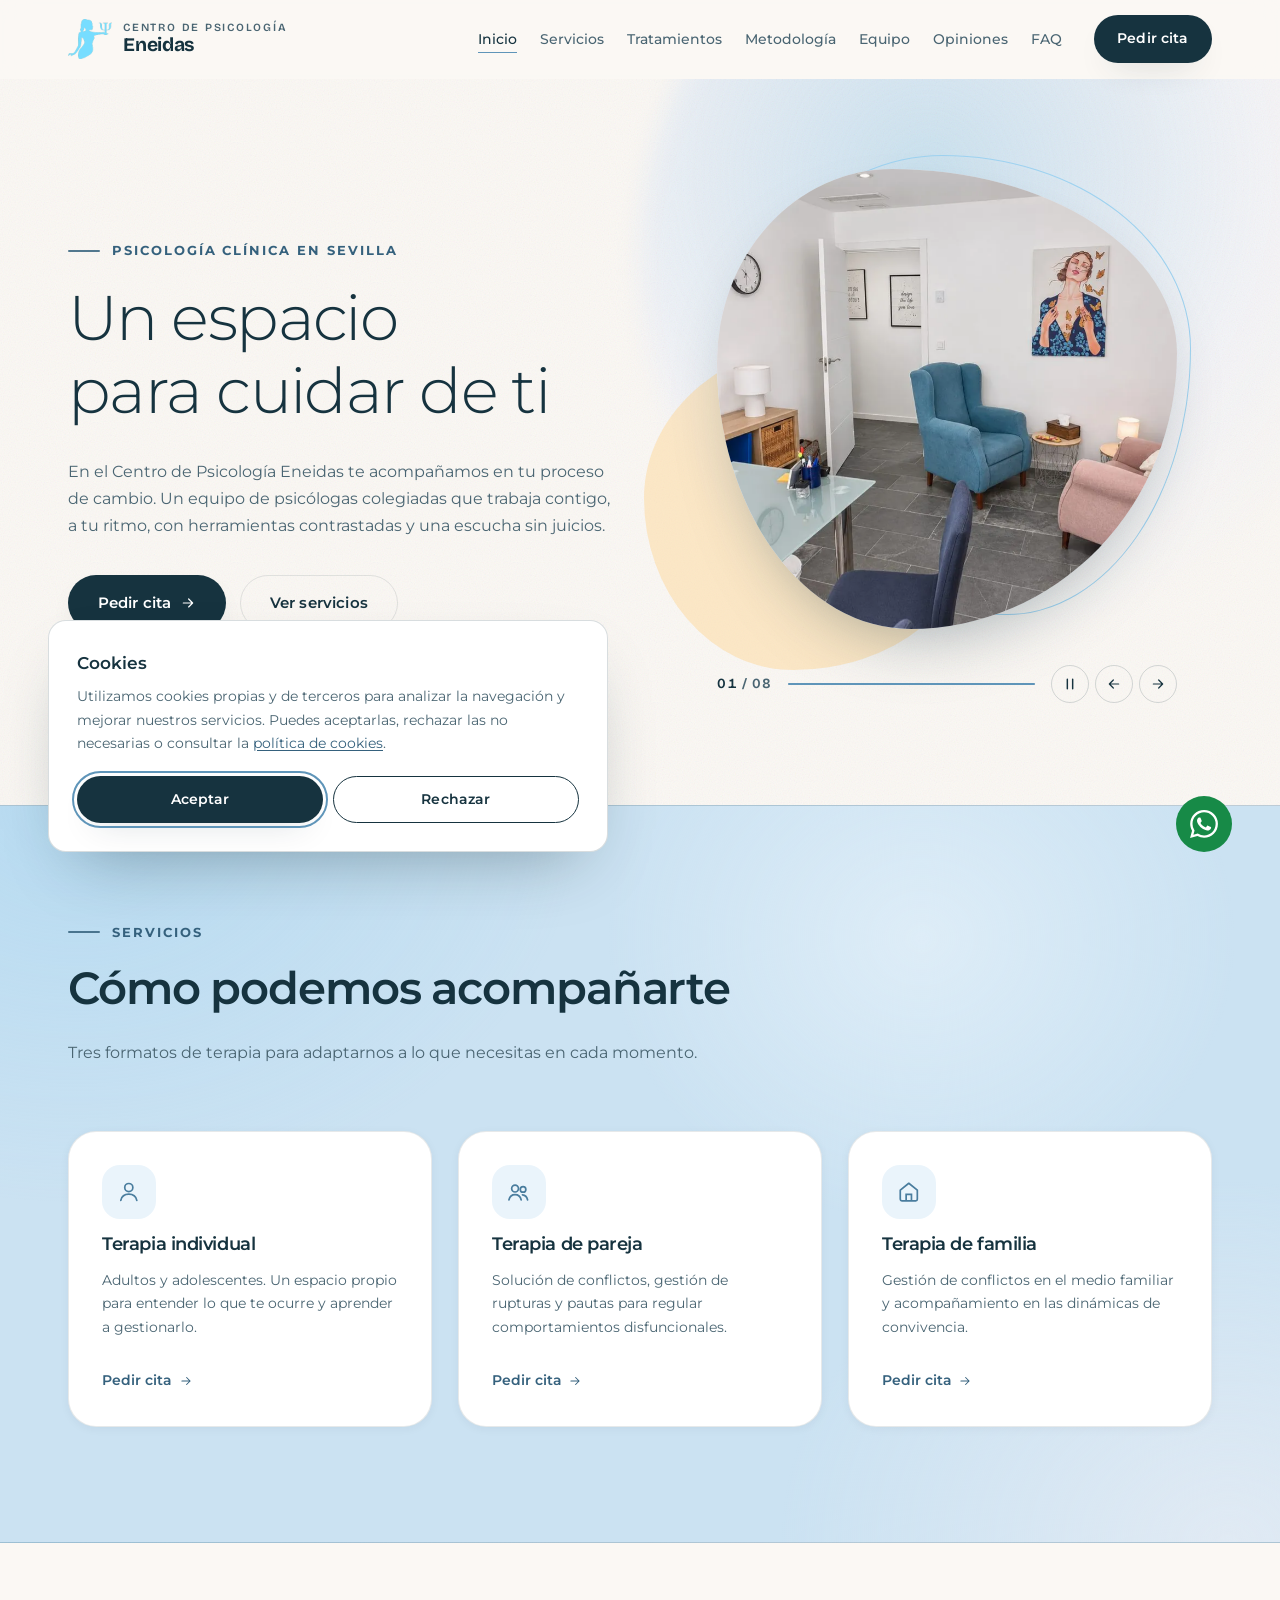
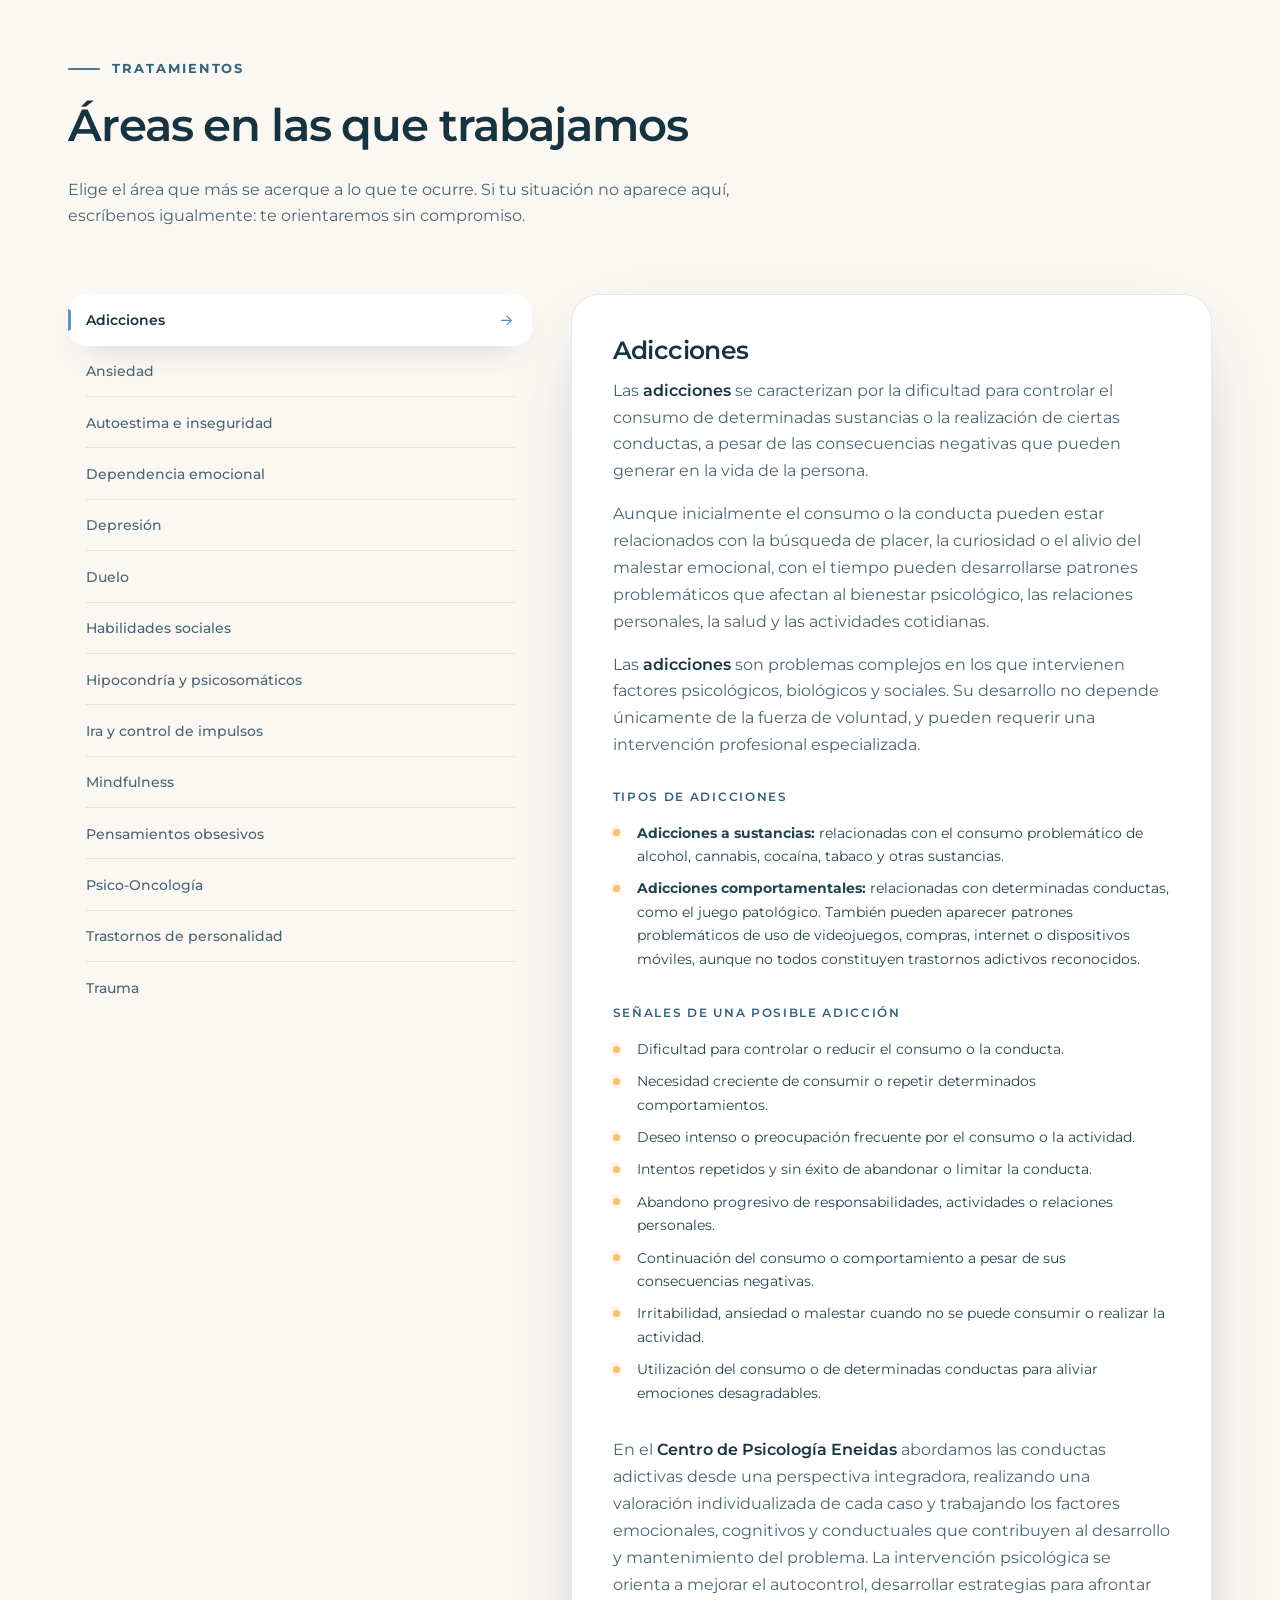
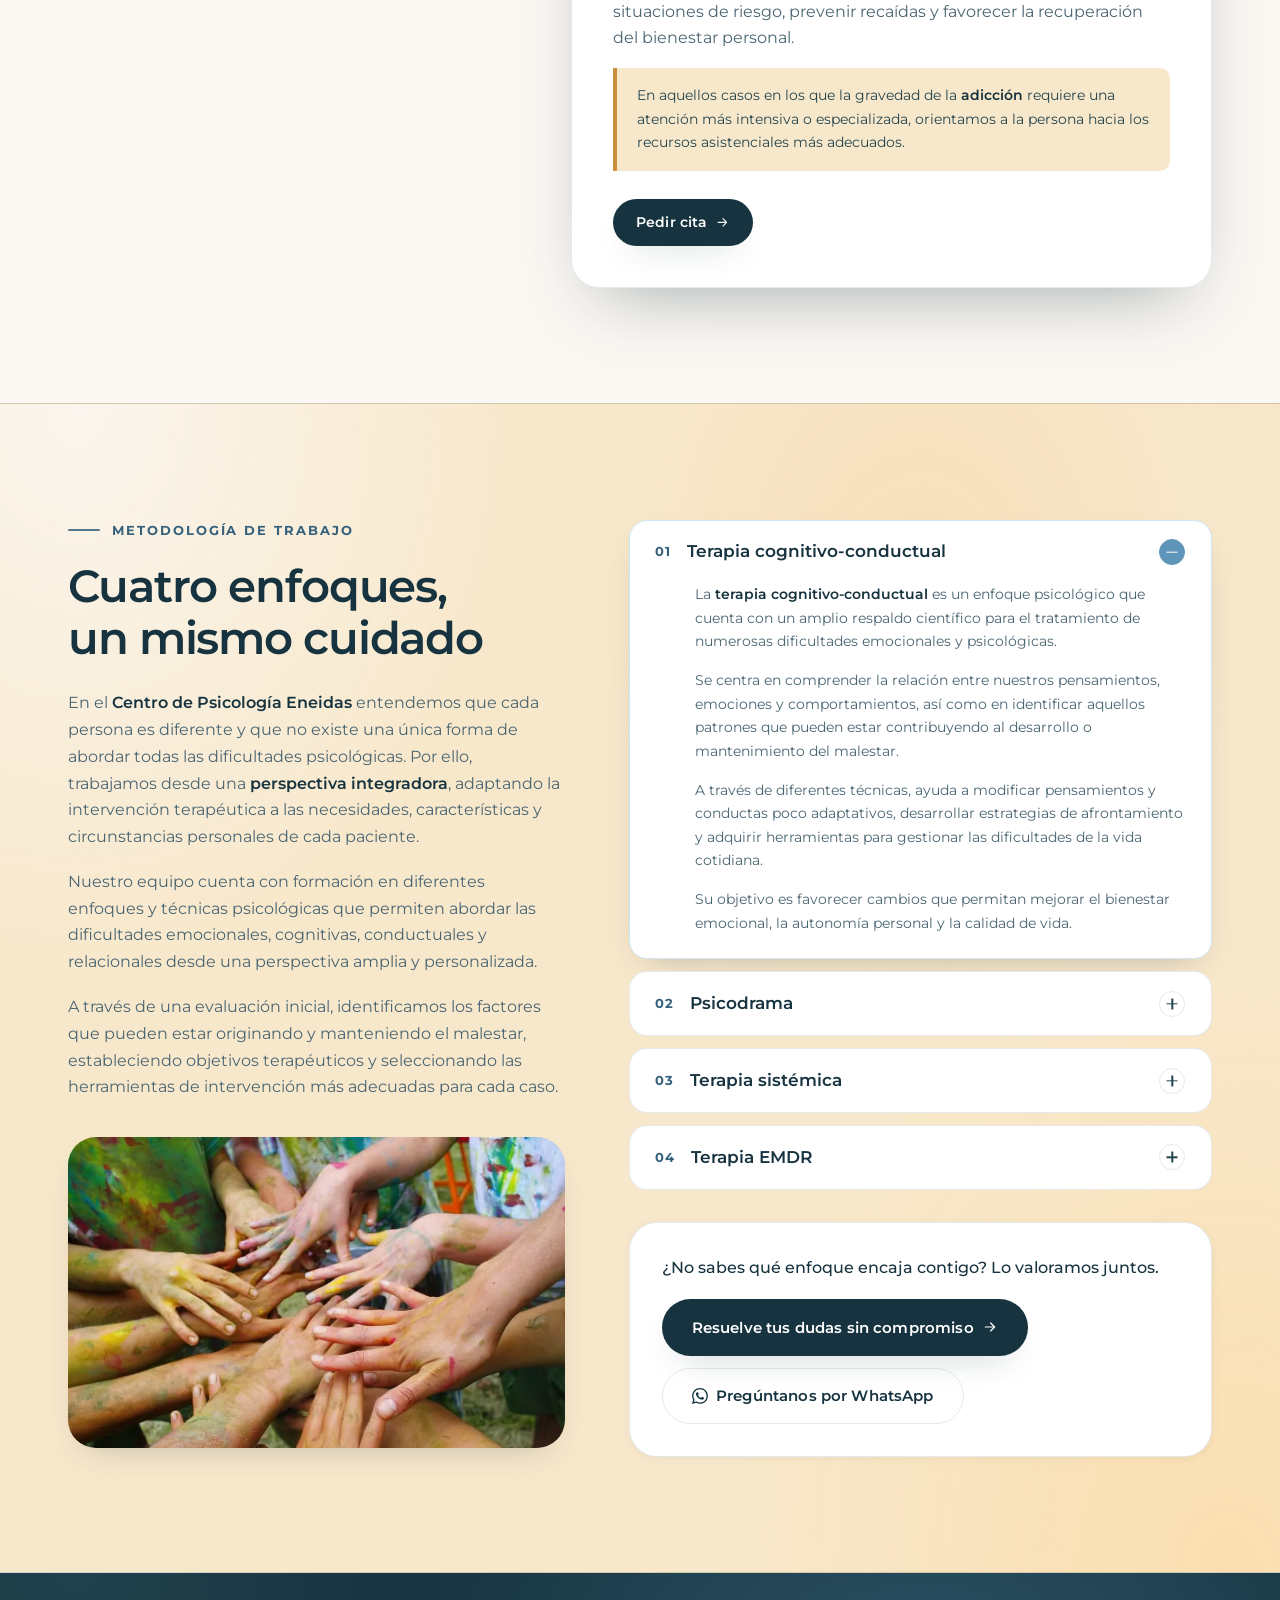
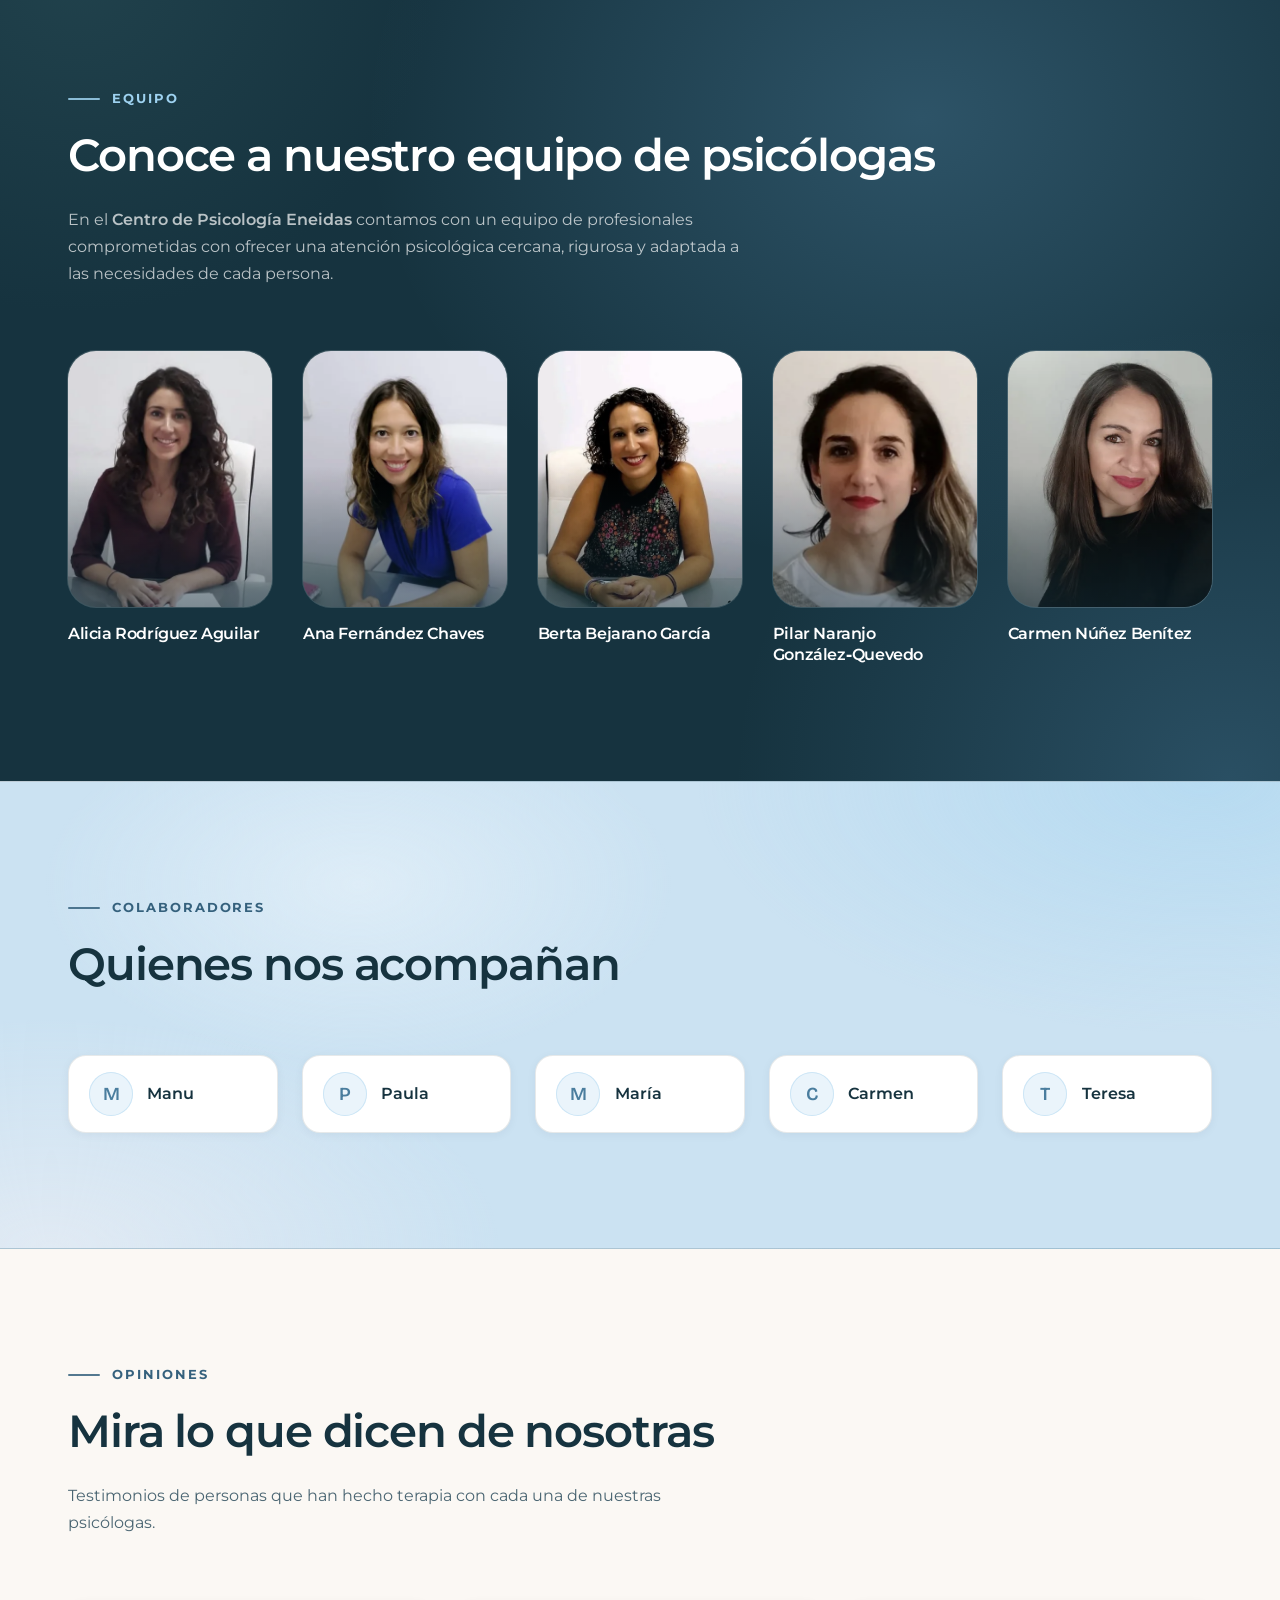
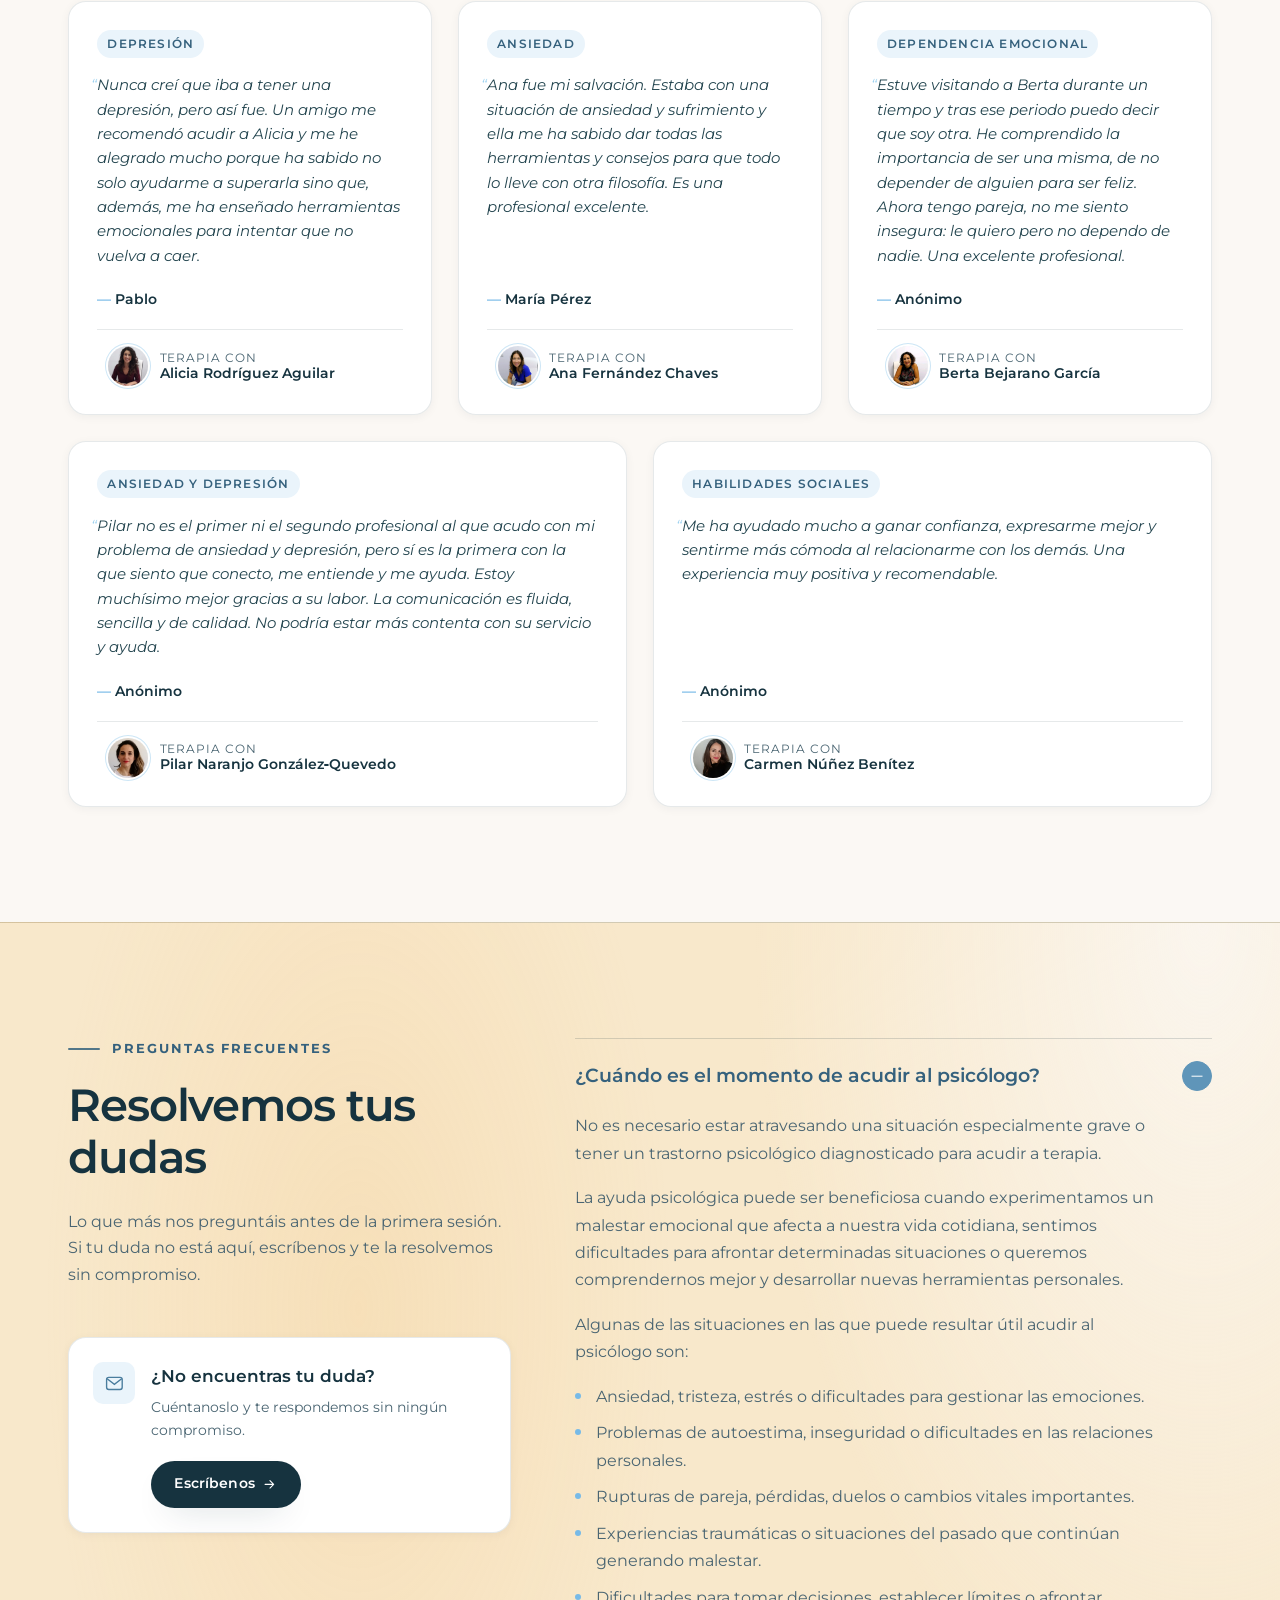
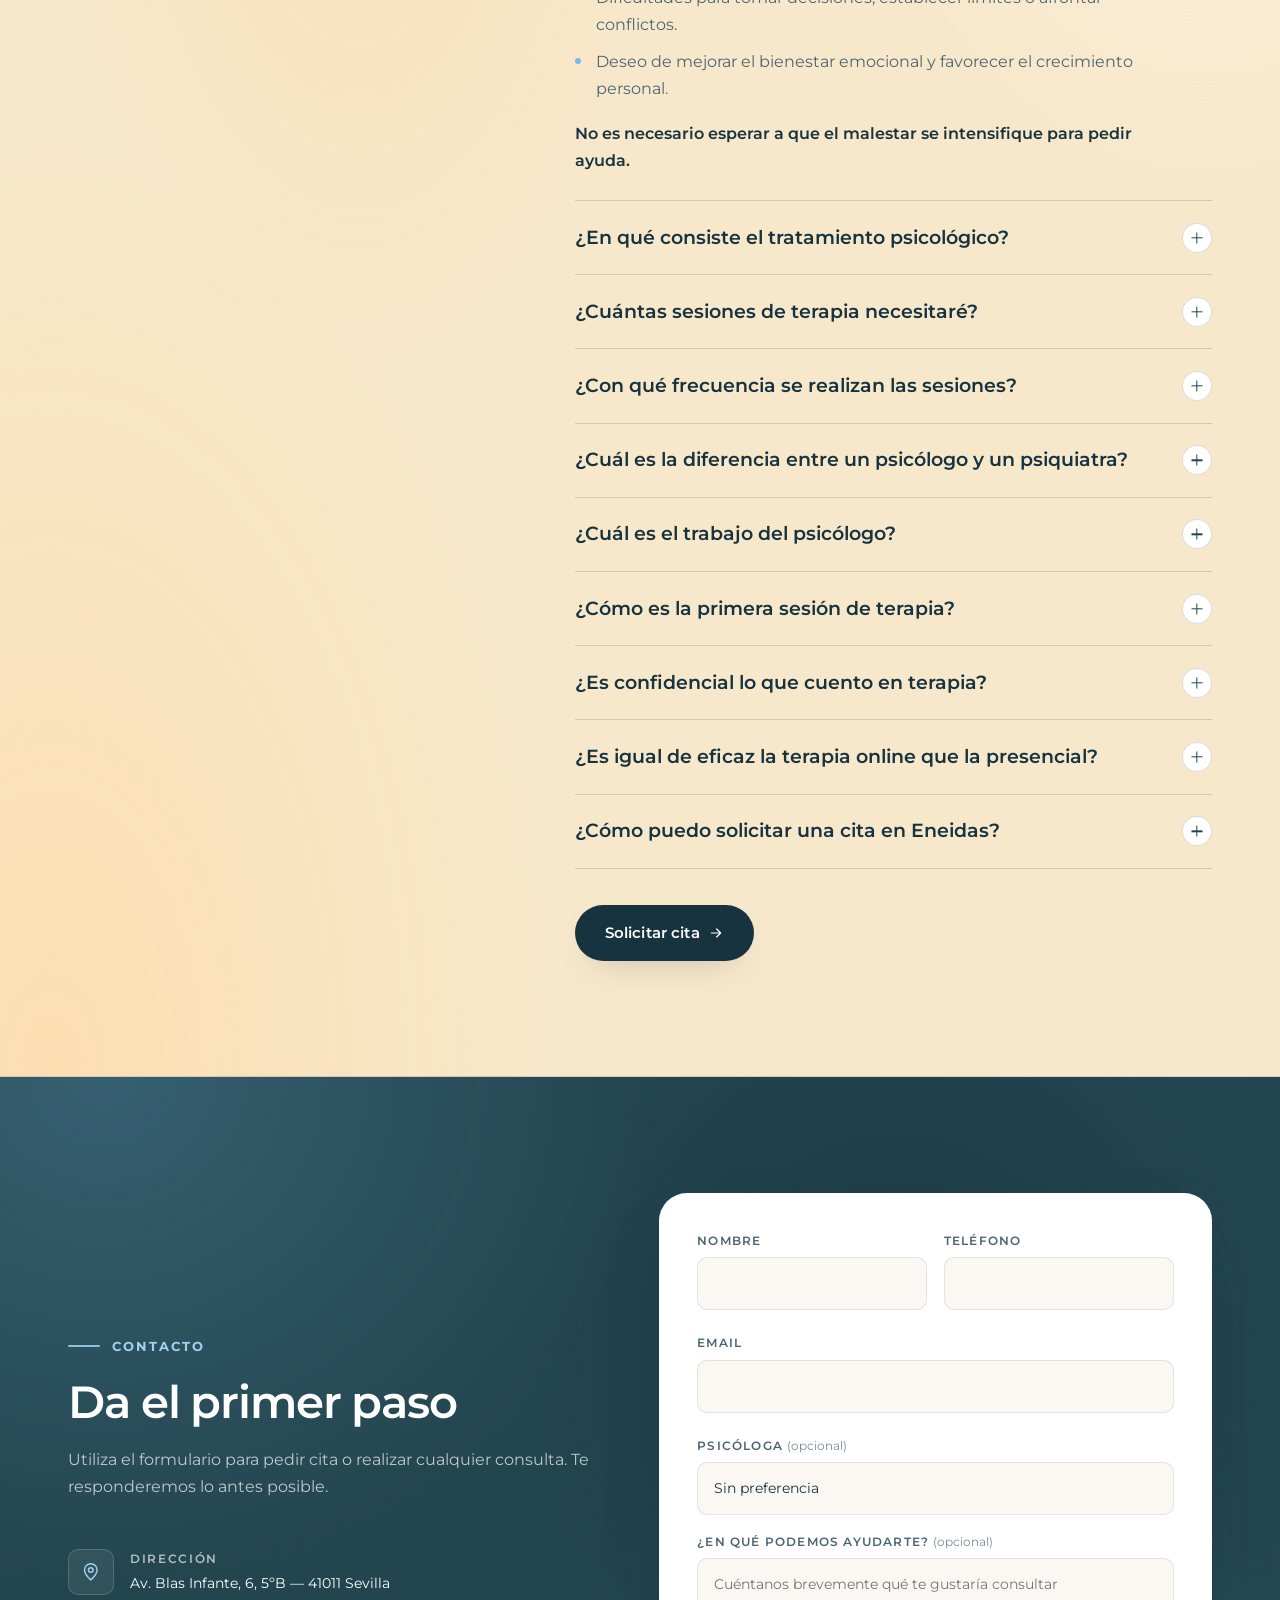
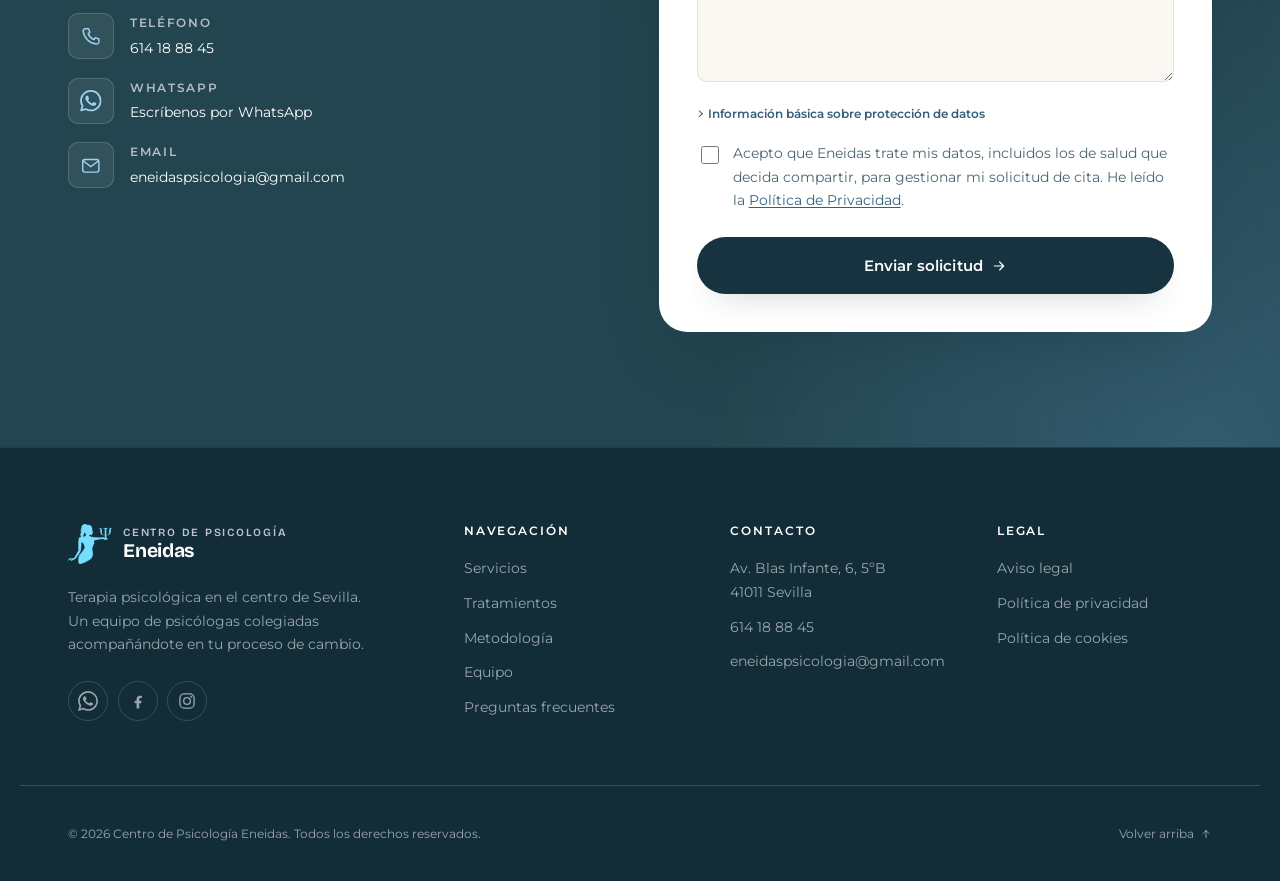
<file: index.html>
<!DOCTYPE html>
<html lang="es">
<head>
<meta charset="UTF-8">
<meta name="viewport" content="width=device-width, initial-scale=1">
<title>Centro de Psicología Eneidas</title>
<meta name="description" content="Centro de Psicología Eneidas, en Sevilla. Terapia individual, de pareja y familiar con cinco psicólogas colegiadas. Pide cita sin compromiso.">
<meta name="robots" content="index, follow, max-image-preview:large">
<meta name="theme-color" content="#16333F">
<link rel="canonical" href="https://www.eneidaspsicologia.com/">

<meta property="og:type" content="website">
<meta property="og:site_name" content="Centro de Psicología Eneidas">
<meta property="og:url" content="https://www.eneidaspsicologia.com/">
<meta property="og:title" content="Centro de Psicología Eneidas">
<meta property="og:description" content="Un espacio para cuidar de ti. Terapia individual, de pareja y de familia en el centro de Sevilla.">
<meta property="og:image" content="https://www.eneidaspsicologia.com/assets/img/og-card.jpg">
<meta property="og:image:width" content="1200">
<meta property="og:image:height" content="630">
<meta property="og:image:alt" content="Logotipo y entrada del Centro de Psicología Eneidas en Sevilla">
<meta property="og:locale" content="es_ES">

<meta name="twitter:card" content="summary_large_image">
<meta name="twitter:title" content="Centro de Psicología Eneidas">
<meta name="twitter:description" content="Terapia individual, de pareja y de familia en el centro de Sevilla.">
<meta name="twitter:image" content="https://www.eneidaspsicologia.com/assets/img/og-card.jpg">

<link rel="icon" href="favicon.ico" sizes="any">
<link rel="icon" href="assets/icons/favicon-32.png" sizes="32x32">
<link rel="icon" href="assets/icons/favicon-192.png" sizes="192x192">
<link rel="apple-touch-icon" href="assets/icons/apple-touch-icon.png">

<link rel="preload" as="image" href="assets/img/hero/sala-5.webp" type="image/webp" fetchpriority="high">
<link rel="preload" as="font" type="font/woff2" href="assets/fonts/montserrat-variable.woff2" crossorigin>
<link rel="stylesheet" href="assets/css/style.css?v=a6f47e41">
<script type="application/ld+json">
{
  "@context": "https://schema.org",
  "@graph": [
    {
      "@type": ["MedicalBusiness", "Psychologist"],
      "@id": "https://www.eneidaspsicologia.com/#centro",
      "name": "Centro de Psicología Eneidas",
      "url": "https://www.eneidaspsicologia.com/",
      "image": "https://www.eneidaspsicologia.com/assets/img/hero/centro.jpg",
      "logo": "https://www.eneidaspsicologia.com/assets/img/logo-full.png",
      "telephone": "+34614188845",
      "email": "eneidaspsicologia@gmail.com",
      "availableLanguage": "es",
      "address": {
        "@type": "PostalAddress",
        "streetAddress": "Av. Blas Infante, 6, 5ºB",
        "postalCode": "41011",
        "addressLocality": "Sevilla",
        "addressRegion": "Sevilla",
        "addressCountry": "ES"
      },
      "hasMap": "https://maps.google.com/?q=Av.+Blas+Infante+6,+41011+Sevilla",
      "sameAs": [
        "https://www.facebook.com/people/Centro-de-Psicolog%C3%ADa-Eneidas/100063482472601/",
        "https://www.instagram.com/centrodepsicologiaeneidas/"
      ],
      "areaServed": { "@type": "City", "name": "Sevilla" },
      "knowsAbout": [
        "Ansiedad", "Depresión", "Dependencia emocional", "Autoestima e inseguridad",
        "Duelo", "Ira y dificultades en el control de impulsos",
        "Hipocondría (ansiedad por la salud) y síntomas psicosomáticos", "Pensamientos obsesivos",
        "Habilidades sociales y dificultades en las relaciones personales", "Adicciones", "Trastornos de personalidad",
        "Mindfulness (atención plena)", "Psico-Oncología", "Trauma psicológico y terapia EMDR"
      ],
      "availableService": [
        { "@type": "MedicalTherapy", "name": "Terapia individual", "description": "Adultos y adolescentes." },
        { "@type": "MedicalTherapy", "name": "Terapia de pareja", "description": "Solución de conflictos, gestión de rupturas y pautas para regular comportamientos disfuncionales." },
        { "@type": "MedicalTherapy", "name": "Terapia de familia", "description": "Gestión de conflictos en el medio familiar." }
      ],
      "employee": [
        { "@type": "Person", "@id": "https://www.eneidaspsicologia.com/equipo/alicia-rodriguez-aguilar.html#persona", "name": "Alicia Rodríguez Aguilar", "jobTitle": "Psicóloga Sanitaria", "identifier": "AN09190", "url": "https://www.eneidaspsicologia.com/equipo/alicia-rodriguez-aguilar.html" },
        { "@type": "Person", "@id": "https://www.eneidaspsicologia.com/equipo/ana-fernandez-chaves.html#persona", "name": "Ana Fernández Chaves", "jobTitle": "Psicóloga Sanitaria", "identifier": "AN07176", "url": "https://www.eneidaspsicologia.com/equipo/ana-fernandez-chaves.html" },
        { "@type": "Person", "@id": "https://www.eneidaspsicologia.com/equipo/berta-bejarano-garcia.html#persona", "name": "Berta Bejarano García", "jobTitle": "Psicóloga Sanitaria", "identifier": "AN06100", "url": "https://www.eneidaspsicologia.com/equipo/berta-bejarano-garcia.html" },
        { "@type": "Person", "@id": "https://www.eneidaspsicologia.com/equipo/pilar-naranjo-gonzalez-quevedo.html#persona", "name": "Pilar Naranjo González-Quevedo", "jobTitle": "Psicóloga Sanitaria", "identifier": "AN07736", "url": "https://www.eneidaspsicologia.com/equipo/pilar-naranjo-gonzalez-quevedo.html" },
        { "@type": "Person", "@id": "https://www.eneidaspsicologia.com/equipo/carmen-nunez-benitez.html#persona", "name": "Carmen Núñez Benítez", "jobTitle": "Psicóloga Sanitaria", "identifier": "AN10799", "url": "https://www.eneidaspsicologia.com/equipo/carmen-nunez-benitez.html" }
      ]
    },
    {
      "@type": "FAQPage",
      "@id": "https://www.eneidaspsicologia.com/#faq",
      "mainEntity": [
        {
          "@type": "Question",
          "name": "¿Cuándo es el momento de acudir al psicólogo?",
          "acceptedAnswer": { "@type": "Answer", "text": "No es necesario estar atravesando una situación especialmente grave o tener un trastorno psicológico diagnosticado para acudir a terapia. La ayuda psicológica puede ser beneficiosa cuando experimentamos un malestar emocional que afecta a nuestra vida cotidiana, sentimos dificultades para afrontar determinadas situaciones o queremos comprendernos mejor y desarrollar nuevas herramientas personales. Algunas de las situaciones en las que puede resultar útil acudir al psicólogo son: Ansiedad, tristeza, estrés o dificultades para gestionar las emociones. Problemas de autoestima, inseguridad o dificultades en las relaciones personales. Rupturas de pareja, pérdidas, duelos o cambios vitales importantes. Experiencias traumáticas o situaciones del pasado que continúan generando malestar. Dificultades para tomar decisiones, establecer límites o afrontar conflictos. Deseo de mejorar el bienestar emocional y favorecer el crecimiento personal. No es necesario esperar a que el malestar se intensifique para pedir ayuda." }
        },
        {
          "@type": "Question",
          "name": "¿En qué consiste el tratamiento psicológico?",
          "acceptedAnswer": { "@type": "Answer", "text": "El tratamiento psicológico es un proceso individualizado que se adapta a las necesidades, características y objetivos de cada persona. Generalmente, se desarrolla en diferentes fases: Evaluación inicial: durante las primeras sesiones se recoge información sobre las dificultades que motivan la consulta, la historia personal y las circunstancias actuales, con el objetivo de comprender el problema y establecer un plan de intervención. Intervención psicológica: se trabajan los factores que están originando o manteniendo el malestar, utilizando estrategias y herramientas terapéuticas adaptadas a cada caso. En ocasiones, se proponen actividades para realizar entre sesiones que ayudan a trasladar lo aprendido a la vida cotidiana. Seguimiento y finalización: conforme se alcanzan los objetivos terapéuticos y se consolidan los cambios, las sesiones pueden espaciarse progresivamente hasta finalizar el proceso. Cuando resulta necesario, pueden programarse sesiones de seguimiento. La terapia es un trabajo conjunto entre el profesional y la persona que consulta, en el que se establecen objetivos y se revisa periódicamente la evolución." }
        },
        {
          "@type": "Question",
          "name": "¿Cuántas sesiones de terapia necesitaré?",
          "acceptedAnswer": { "@type": "Answer", "text": "No existe un número determinado de sesiones que sea adecuado para todas las personas. La duración del tratamiento depende de diferentes factores, como las dificultades que motivan la consulta, su intensidad, el tiempo que llevan presentes, las circunstancias personales y los objetivos terapéuticos. Algunas dificultades pueden abordarse mediante intervenciones relativamente breves, mientras que otras requieren un proceso más prolongado. Durante la evaluación inicial, el profesional podrá ofrecer una orientación sobre el tratamiento y revisar su evolución a lo largo de las sesiones." }
        },
        {
          "@type": "Question",
          "name": "¿Con qué frecuencia se realizan las sesiones?",
          "acceptedAnswer": { "@type": "Answer", "text": "Habitualmente, al inicio del tratamiento las sesiones se realizan con una frecuencia semanal o quincenal, dependiendo de las necesidades de cada persona y de las características del problema. A medida que se producen avances y se consolidan los objetivos terapéuticos, las sesiones pueden espaciarse progresivamente. La frecuencia se establece de manera individualizada y puede modificarse a lo largo del proceso." }
        },
        {
          "@type": "Question",
          "name": "¿Cuál es la diferencia entre un psicólogo y un psiquiatra?",
          "acceptedAnswer": { "@type": "Answer", "text": "El psicólogo sanitario es un profesional especializado en la evaluación e intervención psicológica, que utiliza técnicas y estrategias terapéuticas para abordar dificultades emocionales, cognitivas, conductuales y relacionales. El psiquiatra es un médico especializado en salud mental que puede realizar diagnósticos, valorar la necesidad de tratamiento farmacológico y prescribir medicación cuando está indicada. Ambos profesionales pueden intervenir en el tratamiento de los problemas de salud mental y, en determinadas situaciones, trabajar de manera coordinada para ofrecer una atención más completa." }
        },
        {
          "@type": "Question",
          "name": "¿Cuál es el trabajo del psicólogo?",
          "acceptedAnswer": { "@type": "Answer", "text": "El trabajo del psicólogo consiste en ayudar a las personas a comprender las dificultades que están experimentando, identificar los factores que contribuyen a su malestar y desarrollar herramientas para afrontarlas de una manera más saludable. La intervención psicológica no consiste simplemente en dar consejos o decirle a la persona qué debe hacer, sino en acompañarla durante un proceso de comprensión, aprendizaje y cambio. La relación terapéutica se basa en la confianza, la colaboración y el respeto, adaptando el trabajo a las necesidades y circunstancias de cada paciente." }
        },
        {
          "@type": "Question",
          "name": "¿Cómo es la primera sesión de terapia?",
          "acceptedAnswer": { "@type": "Answer", "text": "La primera sesión es un espacio para conocer a la persona, escuchar qué le ha llevado a solicitar ayuda y comenzar a comprender las dificultades que está atravesando. Durante este primer encuentro, el psicólogo recogerá información sobre el motivo de consulta, las circunstancias personales y las expectativas respecto al tratamiento. También es una oportunidad para resolver dudas y conocer cómo se desarrollará el proceso terapéutico. No es necesario preparar nada especial ni saber exactamente cómo explicar lo que ocurre. El profesional ayudará a orientar la conversación." }
        },
        {
          "@type": "Question",
          "name": "¿Es confidencial lo que cuento en terapia?",
          "acceptedAnswer": { "@type": "Answer", "text": "Sí. La confidencialidad es uno de los principios fundamentales de la atención psicológica. La información compartida durante las sesiones está protegida por el secreto profesional y por la normativa vigente en materia de protección de datos. Existen determinadas excepciones legales y situaciones de riesgo grave en las que puede ser necesario comunicar información, siempre dentro de los límites establecidos por la legislación y la ética profesional." }
        },
        {
          "@type": "Question",
          "name": "¿Es igual de eficaz la terapia online que la presencial?",
          "acceptedAnswer": { "@type": "Answer", "text": "La terapia psicológica online puede ser tan eficaz como la presencial para numerosas dificultades psicológicas, siempre que se utilicen intervenciones adecuadas y que esta modalidad resulte apropiada para las necesidades de la persona. Ambas modalidades permiten desarrollar un proceso terapéutico basado en la confianza, la comunicación y el trabajo conjunto. La elección dependerá de las preferencias personales, las circunstancias y las características del problema que se desea abordar." }
        },
        {
          "@type": "Question",
          "name": "¿Cómo puedo solicitar una cita en Eneidas?",
          "acceptedAnswer": { "@type": "Answer", "text": "Puedes contactar con el Centro de Psicología Eneidas a través de nuestros canales de contacto para solicitar información o concertar una primera cita. Nuestro equipo te orientará sobre las modalidades de atención disponibles y los profesionales que pueden ayudarte en función de tus necesidades." }
        }
      ]
    }
  ]
}
</script>
</head>
<body data-root=".">
<a class="skip-link" href="#main">Saltar al contenido</a>

<!-- ===================== HEADER ===================== -->
<header class="header" id="header">
  <div class="wrap header__inner">
    <a class="brand" href="#inicio" aria-label="Centro de Psicología Eneidas, inicio">
      <span class="brand__mark" aria-hidden="true"><img src="assets/img/logo-mark.png" alt="" width="44" height="40"></span>
      <span class="brand__text"><em>Centro de Psicología</em><strong>Eneidas</strong></span>
    </a>
    <nav class="nav" id="nav" aria-label="Navegación principal">
      <ul class="nav__list">
        <li><a class="nav__link" href="#inicio">Inicio</a></li>
        <li><a class="nav__link" href="#servicios">Servicios</a></li>
        <li><a class="nav__link" href="#tratamientos">Tratamientos</a></li>
        <li><a class="nav__link" href="#metodologia">Metodología</a></li>
        <li><a class="nav__link" href="#equipo">Equipo</a></li>
        <li><a class="nav__link" href="#opiniones">Opiniones</a></li>
        <li><a class="nav__link" href="#faq">FAQ</a></li>
      </ul>
      <a class="btn btn--primary nav__cta" href="#contacto">Pedir cita</a>
    </nav>
    <button class="burger" id="burger" aria-label="Abrir menú" aria-expanded="false" aria-controls="nav">
      <span></span><span></span><span></span>
    </button>
  </div>
</header>
<div class="nav-overlay" id="navOverlay" hidden></div>
<main id="main">

<!-- ===================== HERO ===================== -->
<section class="hero" id="inicio">
  <div class="hero__glow" aria-hidden="true"></div>
  <div class="wrap hero__inner">
    <div class="hero__copy">
      <p class="eyebrow reveal"><span class="eyebrow__line"></span> Psicología clínica en&nbsp;Sevilla</p>
      <h1 class="hero__title reveal">Un espacio <br>para cuidar de ti</h1>
      <p class="hero__lead reveal">
        En el Centro de Psicología Eneidas te acompañamos en tu proceso de cambio.
        Un equipo de psicólogas colegiadas que trabaja contigo, a tu ritmo, con
        herramientas contrastadas y una escucha sin juicios.
      </p>
      <div class="hero__actions reveal">
        <a class="btn btn--primary btn--lg" href="#contacto">Pedir cita <svg class="ico" aria-hidden="true"><use href="#i-arrow"></use></svg></a>
        <a class="btn btn--ghost btn--lg" href="#servicios">Ver servicios</a>
      </div>
    </div>
    <div class="hero__media reveal">
      <div class="pebble" id="pebble" role="group" aria-roledescription="carrusel" aria-label="Fotografías del centro">
        <div class="pebble__stage">
          <span class="pebble__glow" aria-hidden="true"></span>
          <span class="pebble__line" aria-hidden="true"></span>
          <div class="pebble__frame" id="pebbleFrame">
            <figure class="pebble__slide is-active"><picture><source srcset="assets/img/hero/sala-5.webp" type="image/webp"><img src="assets/img/hero/sala-5.jpg" alt="Sala de consulta luminosa con un sillón azul, un sillón rosa y un cuadro de una mujer con mariposas" width="1120" height="840" fetchpriority="high"></picture></figure>
            <figure class="pebble__slide" aria-hidden="true"><picture><source srcset="assets/img/hero/sala-1.webp" type="image/webp"><img src="assets/img/hero/sala-1.jpg" alt="Consulta con escritorio blanco, dos sillas grises y un sillón verde agua" width="1120" height="840" loading="lazy"></picture></figure>
            <figure class="pebble__slide" aria-hidden="true"><picture><source srcset="assets/img/hero/sala-6.webp" type="image/webp"><img src="assets/img/hero/sala-6.jpg" alt="Consulta con mesa de cristal, alfombra, sillón rosa y una estantería con un busto decorativo" width="1120" height="840" loading="lazy"></picture></figure>
            <figure class="pebble__slide" aria-hidden="true"><picture><source srcset="assets/img/hero/sala-7.webp" type="image/webp"><img src="assets/img/hero/sala-7.jpg" alt="Despacho con grandes estores, mesa de cristal, sillón azul y estantería con libros" width="1120" height="840" loading="lazy"></picture></figure>
            <figure class="pebble__slide" aria-hidden="true"><picture><source srcset="assets/img/hero/sala-8.webp" type="image/webp"><img src="assets/img/hero/sala-8.jpg" alt="Sala amplia con ventanales cubiertos por estores, mesa de trabajo al fondo y un sillón azul" width="1120" height="840" loading="lazy"></picture></figure>
            <figure class="pebble__slide" aria-hidden="true"><picture><source srcset="assets/img/hero/sala-3.webp" type="image/webp"><img src="assets/img/hero/sala-3.jpg" alt="Pequeña consulta con mesa blanca, sillas grises, lámpara de pie y un cuadro enmarcado" width="1120" height="840" loading="lazy"></picture></figure>
            <figure class="pebble__slide" aria-hidden="true"><picture><source srcset="assets/img/hero/sala-4.webp" type="image/webp"><img src="assets/img/hero/sala-4.jpg" alt="Sala de espera con sillones grises, sillas y plantas" width="1120" height="840" loading="lazy"></picture></figure>
            <figure class="pebble__slide" aria-hidden="true"><picture><source srcset="assets/img/hero/sala-2.webp" type="image/webp"><img src="assets/img/hero/sala-2.jpg" alt="Zona de entrada del centro con una planta, un armario blanco y sillas de espera" width="840" height="1120" loading="lazy"></picture></figure>
          </div>
        </div>
        <div class="pebble__ui">
          <p class="pebble__count"><strong id="pebbleNum">01</strong> / <span id="pebbleTotal">08</span></p>
          <span class="pebble__bar" aria-hidden="true"><span class="pebble__fill" id="pebbleFill"></span></span>
          <div class="pebble__ctrl">
            <button class="pebble__btn pebble__pause" id="pebblePause" type="button" aria-label="Pausar carrusel"><svg class="ico" aria-hidden="true"><use href="#i-pause"></use></svg></button>
            <button class="pebble__btn" id="pebblePrev" type="button" aria-label="Foto anterior"><svg class="ico ico--flip" aria-hidden="true"><use href="#i-arrow"></use></svg></button>
            <button class="pebble__btn" id="pebbleNext" type="button" aria-label="Foto siguiente"><svg class="ico" aria-hidden="true"><use href="#i-arrow"></use></svg></button>
          </div>
        </div>
      </div>
    </div>
  </div>
</section>


<!-- ===================== SERVICIOS ===================== -->
<section class="section section--sky" id="servicios">
  <div class="wrap">
    <header class="section__head reveal">
      <p class="eyebrow"><span class="eyebrow__line"></span> Servicios</p>
      <h2 class="section__title">Cómo podemos acompañarte</h2>
      <p class="section__lead">Tres formatos de terapia para adaptarnos a lo que necesitas en cada momento.</p>
    </header>
    <div class="cards">
      <article class="card reveal">
        <span class="card__ico"><svg class="ico" aria-hidden="true"><use href="#i-user"></use></svg></span>
        <h3 class="card__title">Terapia individual</h3>
        <p class="card__text">Adultos y adolescentes. Un espacio propio para entender lo que te ocurre y aprender a gestionarlo.</p>
        <a class="card__link" href="#contacto">Pedir cita <svg class="ico" aria-hidden="true"><use href="#i-arrow"></use></svg></a>
      </article>
      <article class="card reveal">
        <span class="card__ico"><svg class="ico" aria-hidden="true"><use href="#i-users"></use></svg></span>
        <h3 class="card__title">Terapia de pareja</h3>
        <p class="card__text">Solución de conflictos, gestión de rupturas y pautas para regular comportamientos disfuncionales.</p>
        <a class="card__link" href="#contacto">Pedir cita <svg class="ico" aria-hidden="true"><use href="#i-arrow"></use></svg></a>
      </article>
      <article class="card reveal">
        <span class="card__ico"><svg class="ico" aria-hidden="true"><use href="#i-home"></use></svg></span>
        <h3 class="card__title">Terapia de familia</h3>
        <p class="card__text">Gestión de conflictos en el medio familiar y acompañamiento en las dinámicas de convivencia.</p>
        <a class="card__link" href="#contacto">Pedir cita <svg class="ico" aria-hidden="true"><use href="#i-arrow"></use></svg></a>
      </article>
    </div>
  </div>
</section>


<!-- ===================== TRATAMIENTOS ===================== -->
<section class="section" id="tratamientos">
  <div class="wrap">
    <header class="section__head reveal">
      <p class="eyebrow"><span class="eyebrow__line"></span> Tratamientos</p>
      <h2 class="section__title">Áreas en las que trabajamos</h2>
      <p class="section__lead">Elige el área que más se acerque a lo que te ocurre. Si tu situación no aparece aquí, escríbenos igualmente: te orientaremos sin compromiso.</p>
    </header>
    <div class="treat reveal">
      <div class="treat__index" role="tablist" aria-label="Áreas de tratamiento" aria-orientation="vertical">
        <button class="treat__tab is-active" role="tab" id="t-adicciones" aria-controls="p-adicciones" aria-selected="true" tabindex="0">Adicciones<svg class="ico" aria-hidden="true"><use href="#i-arrow"></use></svg></button>
        <button class="treat__tab" role="tab" id="t-ansiedad" aria-controls="p-ansiedad" aria-selected="false" tabindex="-1">Ansiedad<svg class="ico" aria-hidden="true"><use href="#i-arrow"></use></svg></button>
        <button class="treat__tab" role="tab" id="t-autoestima" aria-controls="p-autoestima" aria-selected="false" tabindex="-1">Autoestima e inseguridad<svg class="ico" aria-hidden="true"><use href="#i-arrow"></use></svg></button>
        <button class="treat__tab" role="tab" id="t-dependencia" aria-controls="p-dependencia" aria-selected="false" tabindex="-1">Dependencia emocional<svg class="ico" aria-hidden="true"><use href="#i-arrow"></use></svg></button>
        <button class="treat__tab" role="tab" id="t-depresion" aria-controls="p-depresion" aria-selected="false" tabindex="-1">Depresión<svg class="ico" aria-hidden="true"><use href="#i-arrow"></use></svg></button>
        <button class="treat__tab" role="tab" id="t-duelo" aria-controls="p-duelo" aria-selected="false" tabindex="-1">Duelo<svg class="ico" aria-hidden="true"><use href="#i-arrow"></use></svg></button>
        <button class="treat__tab" role="tab" id="t-sociales" aria-controls="p-sociales" aria-selected="false" tabindex="-1">Habilidades sociales<svg class="ico" aria-hidden="true"><use href="#i-arrow"></use></svg></button>
        <button class="treat__tab" role="tab" id="t-psicosomatico" aria-controls="p-psicosomatico" aria-selected="false" tabindex="-1">Hipocondría y psicosomáticos<svg class="ico" aria-hidden="true"><use href="#i-arrow"></use></svg></button>
        <button class="treat__tab" role="tab" id="t-ira" aria-controls="p-ira" aria-selected="false" tabindex="-1">Ira y control de impulsos<svg class="ico" aria-hidden="true"><use href="#i-arrow"></use></svg></button>
        <button class="treat__tab" role="tab" id="t-mindfulness" aria-controls="p-mindfulness" aria-selected="false" tabindex="-1">Mindfulness<svg class="ico" aria-hidden="true"><use href="#i-arrow"></use></svg></button>
        <button class="treat__tab" role="tab" id="t-obsesivos" aria-controls="p-obsesivos" aria-selected="false" tabindex="-1">Pensamientos obsesivos<svg class="ico" aria-hidden="true"><use href="#i-arrow"></use></svg></button>
        <button class="treat__tab" role="tab" id="t-oncologia" aria-controls="p-oncologia" aria-selected="false" tabindex="-1">Psico-Oncología<svg class="ico" aria-hidden="true"><use href="#i-arrow"></use></svg></button>
        <button class="treat__tab" role="tab" id="t-personalidad" aria-controls="p-personalidad" aria-selected="false" tabindex="-1">Trastornos de personalidad<svg class="ico" aria-hidden="true"><use href="#i-arrow"></use></svg></button>
        <button class="treat__tab" role="tab" id="t-trauma" aria-controls="p-trauma" aria-selected="false" tabindex="-1">Trauma<svg class="ico" aria-hidden="true"><use href="#i-arrow"></use></svg></button>
      </div>
      <div class="treat__stage">
        <article class="treat__panel" role="tabpanel" id="p-adicciones" aria-labelledby="t-adicciones" tabindex="0">
          <h3 class="treat__title">Adicciones</h3>
          <p class="treat__text">Las <strong>adicciones</strong> se caracterizan por la dificultad para controlar el consumo de determinadas sustancias o la realización de ciertas conductas, a pesar de las consecuencias negativas que pueden generar en la vida de la persona.</p>
          <p class="treat__text">Aunque inicialmente el consumo o la conducta pueden estar relacionados con la búsqueda de placer, la curiosidad o el alivio del malestar emocional, con el tiempo pueden desarrollarse patrones problemáticos que afectan al bienestar psicológico, las relaciones personales, la salud y las actividades cotidianas.</p>
          <p class="treat__text">Las <strong>adicciones</strong> son problemas complejos en los que intervienen factores psicológicos, biológicos y sociales. Su desarrollo no depende únicamente de la fuerza de voluntad, y pueden requerir una intervención profesional especializada.</p>
          <p class="treat__label">Tipos de adicciones</p>
          <ul class="treat__signs">
            <li><strong>Adicciones a sustancias:</strong> relacionadas con el consumo problemático de alcohol, cannabis, cocaína, tabaco y otras sustancias.</li>
            <li><strong>Adicciones comportamentales:</strong> relacionadas con determinadas conductas, como el juego patológico. También pueden aparecer patrones problemáticos de uso de videojuegos, compras, internet o dispositivos móviles, aunque no todos constituyen trastornos adictivos reconocidos.</li>
          </ul>
          <p class="treat__label">Señales de una posible adicción</p>
          <ul class="treat__signs">
            <li>Dificultad para controlar o reducir el consumo o la conducta.</li>
            <li>Necesidad creciente de consumir o repetir determinados comportamientos.</li>
            <li>Deseo intenso o preocupación frecuente por el consumo o la actividad.</li>
            <li>Intentos repetidos y sin éxito de abandonar o limitar la conducta.</li>
            <li>Abandono progresivo de responsabilidades, actividades o relaciones personales.</li>
            <li>Continuación del consumo o comportamiento a pesar de sus consecuencias negativas.</li>
            <li>Irritabilidad, ansiedad o malestar cuando no se puede consumir o realizar la actividad.</li>
            <li>Utilización del consumo o de determinadas conductas para aliviar emociones desagradables.</li>
          </ul>
          <p class="treat__text">En el <strong>Centro de Psicología Eneidas</strong> abordamos las conductas adictivas desde una perspectiva integradora, realizando una valoración individualizada de cada caso y trabajando los factores emocionales, cognitivos y conductuales que contribuyen al desarrollo y mantenimiento del problema. La intervención psicológica se orienta a mejorar el autocontrol, desarrollar estrategias para afrontar situaciones de riesgo, prevenir recaídas y favorecer la recuperación del bienestar personal.</p>
          <p class="treat__note">En aquellos casos en los que la gravedad de la <strong>adicción</strong> requiere una atención más intensiva o especializada, orientamos a la persona hacia los recursos asistenciales más adecuados.</p>
          <a class="btn btn--primary treat__cta" href="#contacto">Pedir cita <svg class="ico" aria-hidden="true"><use href="#i-arrow"></use></svg></a>
        </article>
        <article class="treat__panel" role="tabpanel" id="p-ansiedad" aria-labelledby="t-ansiedad" tabindex="0" hidden>
          <h3 class="treat__title">Ansiedad</h3>
          <p class="treat__text">La <strong>ansiedad</strong> es una respuesta natural de nuestro organismo ante situaciones que percibimos como amenazantes, estresantes o inciertas. En determinadas circunstancias, nos ayuda a mantenernos alerta y prepararnos para afrontar las dificultades.</p>
          <p class="treat__text">Sin embargo, cuando la <strong>ansiedad</strong> es demasiado intensa, aparece con frecuencia o se mantiene en el tiempo, puede generar un malestar significativo e interferir en nuestra vida cotidiana, afectando al bienestar emocional, las relaciones personales y el desempeño de nuestras actividades habituales.</p>
          <p class="treat__label">Síntomas de la ansiedad</p>
          <ul class="treat__signs">
            <li><strong>Síntomas psicológicos:</strong> preocupación excesiva o constante, sensación de nerviosismo o inquietud, dificultad para concentrarse, irritabilidad, miedo a perder el control y problemas para conciliar o mantener el sueño.</li>
            <li><strong>Síntomas físicos:</strong> palpitaciones, sudoración, tensión muscular, temblores, mareos, molestias digestivas, sensación de falta de aire y respiración acelerada.</li>
          </ul>
          <p class="treat__text">En el <strong>Centro de Psicología Eneidas</strong> ofrecemos un tratamiento psicológico adaptado a las necesidades de cada persona, orientado a comprender qué está provocando y manteniendo la <strong>ansiedad</strong>, aprender estrategias para manejarla y recuperar progresivamente el bienestar y la calidad de vida.</p>
          <a class="btn btn--primary treat__cta" href="#contacto">Pedir cita <svg class="ico" aria-hidden="true"><use href="#i-arrow"></use></svg></a>
        </article>
        <article class="treat__panel" role="tabpanel" id="p-autoestima" aria-labelledby="t-autoestima" tabindex="0" hidden>
          <h3 class="treat__title">Autoestima e inseguridad</h3>
          <p class="treat__text">La <strong>autoestima</strong> es la valoración que hacemos de nosotros mismos y está relacionada con la forma en que nos percibimos, reconocemos nuestras capacidades y afrontamos nuestras dificultades. Una <strong>autoestima</strong> saludable nos permite aceptar nuestras fortalezas y limitaciones, confiar en nuestras capacidades y relacionarnos con los demás de manera más segura.</p>
          <p class="treat__text">Cuando existen dificultades de <strong>autoestima</strong>, pueden aparecer sentimientos de <strong>inseguridad</strong>, dudas constantes sobre las propias capacidades, miedo al rechazo y una necesidad excesiva de aprobación por parte de los demás. Estas dificultades pueden afectar al bienestar emocional, las relaciones personales y la toma de decisiones.</p>
          <p class="treat__label">Señales de baja autoestima e inseguridad</p>
          <ul class="treat__signs">
            <li>Falta de confianza en uno mismo y en las propias capacidades.</li>
            <li>Autocrítica excesiva y tendencia a centrarse en los errores.</li>
            <li>Dificultad para reconocer los propios logros y cualidades.</li>
            <li>Miedo al fracaso, al rechazo o a la valoración negativa de los demás.</li>
            <li>Necesidad constante de aprobación y reconocimiento externo.</li>
            <li>Dificultad para tomar decisiones y expresar opiniones.</li>
            <li>Excesiva autoexigencia y perfeccionismo.</li>
            <li>Tendencia a compararse negativamente con otras personas.</li>
            <li>Dificultad para establecer límites y defender las propias necesidades.</li>
          </ul>
          <p class="treat__text">En el <strong>Centro de Psicología Eneidas</strong> trabajamos las dificultades de <strong>autoestima e inseguridad</strong> desde un enfoque psicológico integrador, ayudando a identificar y modificar las creencias negativas sobre uno mismo, desarrollar una mayor confianza personal y aprender a relacionarse de forma más saludable con los demás. El objetivo es favorecer una <strong>autoestima</strong> más equilibrada, fortalecer la autonomía personal y mejorar el bienestar emocional.</p>
          <a class="btn btn--primary treat__cta" href="#contacto">Pedir cita <svg class="ico" aria-hidden="true"><use href="#i-arrow"></use></svg></a>
        </article>
        <article class="treat__panel" role="tabpanel" id="p-dependencia" aria-labelledby="t-dependencia" tabindex="0" hidden>
          <h3 class="treat__title">Dependencia emocional</h3>
          <p class="treat__text">La <strong>dependencia emocional</strong> se caracteriza por una necesidad excesiva de afecto, aprobación y seguridad en las relaciones personales, especialmente en las relaciones de pareja. Esta necesidad puede llevar a la persona a experimentar un miedo intenso a la pérdida de la relación, anteponer constantemente las necesidades de su pareja a las propias y tener dificultades para establecer límites saludables.</p>
          <p class="treat__text">Aunque todos necesitamos afecto y conexión emocional, la <strong>dependencia</strong> se convierte en un problema cuando el bienestar personal depende en gran medida de la otra persona, generando inseguridad, sufrimiento emocional y dificultades para mantener relaciones equilibradas.</p>
          <p class="treat__label">Señales de dependencia emocional</p>
          <ul class="treat__signs">
            <li>Miedo intenso a la soledad, al abandono o a la ruptura de la relación.</li>
            <li>Necesidad constante de afecto, atención y aprobación de la pareja.</li>
            <li>Baja autoestima e inseguridad personal.</li>
            <li>Dificultad para tomar decisiones sin la aprobación de la otra persona.</li>
            <li>Tendencia a anteponer las necesidades de la pareja a las propias.</li>
            <li>Dificultad para establecer límites o expresar desacuerdos.</li>
            <li>Sentimientos de culpa al priorizar las propias necesidades.</li>
            <li>Tendencia a mantener relaciones insatisfactorias por miedo a la separación.</li>
            <li>Abandono progresivo de intereses personales y relaciones sociales.</li>
          </ul>
          <p class="treat__text">En el <strong>Centro de Psicología Eneidas</strong> abordamos la <strong>dependencia emocional</strong> desde una perspectiva integradora, trabajando la autoestima, la autonomía personal, los patrones de relación y las dificultades emocionales que pueden estar manteniendo esta <strong>dependencia</strong>. El objetivo es favorecer relaciones afectivas más saludables y equilibradas, basadas en la confianza, el respeto y el bienestar personal.</p>
          <a class="btn btn--primary treat__cta" href="#contacto">Pedir cita <svg class="ico" aria-hidden="true"><use href="#i-arrow"></use></svg></a>
        </article>
        <article class="treat__panel" role="tabpanel" id="p-depresion" aria-labelledby="t-depresion" tabindex="0" hidden>
          <h3 class="treat__title">Depresión</h3>
          <p class="treat__text">Sentirse triste, desanimado o sin energía en determinados momentos de la vida es algo habitual. Sin embargo, cuando estas sensaciones se mantienen en el tiempo, se intensifican y comienzan a afectar a nuestra vida cotidiana, pueden estar relacionadas con un problema de <strong>depresión</strong>.</p>
          <p class="treat__text">La <strong>depresión</strong> es un trastorno del estado de ánimo que puede afectar a nuestra forma de sentir, pensar y actuar, dificultando las relaciones personales, el trabajo y las actividades diarias. No se trata simplemente de estar triste, sino de un problema de salud mental que puede generar un malestar significativo y que requiere una adecuada valoración profesional.</p>
          <p class="treat__label">Síntomas de la depresión</p>
          <ul class="treat__signs">
            <li><strong>Síntomas emocionales:</strong> tristeza persistente, sensación de vacío, desesperanza, irritabilidad y sentimientos de culpa o inutilidad.</li>
            <li><strong>Síntomas cognitivos:</strong> pensamientos negativos sobre uno mismo o el futuro, dificultades para concentrarse, recordar información o tomar decisiones.</li>
            <li><strong>Síntomas físicos:</strong> cansancio, falta de energía, alteraciones del sueño y cambios en el apetito o el peso.</li>
            <li><strong>Síntomas conductuales:</strong> pérdida de interés o placer por actividades que antes resultaban gratificantes, aislamiento social y disminución de la actividad cotidiana.</li>
          </ul>
          <p class="treat__text">En los casos de mayor gravedad, también pueden aparecer pensamientos relacionados con la muerte o el suicidio.</p>
          <p class="treat__text">En el <strong>Centro de Psicología Eneidas</strong> ofrecemos un tratamiento psicológico individualizado, orientado a comprender los factores que están influyendo en el estado de ánimo, modificar los patrones de pensamiento y comportamiento que mantienen el malestar y favorecer la recuperación del bienestar emocional y la calidad de vida.</p>
          <a class="btn btn--primary treat__cta" href="#contacto">Pedir cita <svg class="ico" aria-hidden="true"><use href="#i-arrow"></use></svg></a>
        </article>
        <article class="treat__panel" role="tabpanel" id="p-duelo" aria-labelledby="t-duelo" tabindex="0" hidden>
          <h3 class="treat__title">Duelo</h3>
          <p class="treat__text">El <strong>duelo</strong> es un proceso natural de adaptación emocional que experimentamos ante la pérdida de una persona querida o de algo significativo en nuestra vida. Aunque habitualmente lo asociamos al fallecimiento de un ser querido, también puede aparecer ante una ruptura de pareja, la pérdida de un trabajo, cambios importantes en nuestra salud u otras situaciones que suponen una transformación significativa en nuestra vida.</p>
          <p class="treat__text">Cada persona vive el <strong>duelo</strong> de manera diferente, dependiendo de sus circunstancias, del vínculo con aquello que ha perdido y de sus recursos personales. No existe una única forma de afrontarlo ni un tiempo determinado para superarlo.</p>
          <p class="treat__label">Manifestaciones habituales del duelo</p>
          <ul class="treat__signs">
            <li>Sentimientos de tristeza, vacío, soledad o añoranza.</li>
            <li>Dificultad para aceptar o asimilar la pérdida.</li>
            <li>Sentimientos de culpa, enfado o impotencia.</li>
            <li>Ansiedad, incertidumbre o miedo ante el futuro.</li>
            <li>Dificultades para concentrarse o tomar decisiones.</li>
            <li>Alteraciones del sueño, del apetito o de los niveles de energía.</li>
            <li>Pérdida de interés por actividades cotidianas.</li>
            <li>Sensación de desorientación o dificultad para adaptarse a la nueva situación.</li>
          </ul>
          <p class="treat__text">Aunque el <strong>duelo</strong> es una respuesta natural y no constituye por sí mismo un trastorno psicológico, en ocasiones el sufrimiento puede resultar especialmente intenso, prolongarse en el tiempo o dificultar significativamente la vida cotidiana.</p>
          <p class="treat__text">En el <strong>Centro de Psicología Eneidas</strong> ofrecemos acompañamiento psicológico durante los procesos de <strong>duelo</strong>, proporcionando un espacio seguro en el que expresar y comprender las emociones asociadas a la pérdida. Nuestro objetivo es ayudar a la persona a elaborar lo ocurrido, adaptarse a los cambios y recuperar progresivamente su bienestar emocional, integrando la pérdida en su historia personal sin necesidad de olvidar aquello que ha sido importante en su vida.</p>
          <a class="btn btn--primary treat__cta" href="#contacto">Pedir cita <svg class="ico" aria-hidden="true"><use href="#i-arrow"></use></svg></a>
        </article>
        <article class="treat__panel" role="tabpanel" id="p-sociales" aria-labelledby="t-sociales" tabindex="0" hidden>
          <h3 class="treat__title">Habilidades sociales y dificultades en las relaciones personales</h3>
          <p class="treat__text">Las <strong>habilidades sociales</strong> son un conjunto de capacidades que nos permiten relacionarnos con los demás, expresar nuestras emociones, opiniones y necesidades, establecer límites y afrontar diferentes situaciones sociales de manera adecuada.</p>
          <p class="treat__text">Aunque relacionarnos con otras personas forma parte de nuestra vida cotidiana, no siempre resulta sencillo. En ocasiones, la inseguridad, el miedo al rechazo, las dificultades para comunicarnos o la falta de determinadas habilidades pueden generar malestar y afectar a nuestras relaciones personales, familiares, sociales o laborales.</p>
          <p class="treat__text">Las <strong>habilidades sociales</strong> pueden aprenderse y desarrollarse a lo largo de la vida, favoreciendo una comunicación más segura, una mayor confianza personal y relaciones más satisfactorias.</p>
          <p class="treat__label">Manifestaciones habituales de las dificultades en habilidades sociales</p>
          <ul class="treat__signs">
            <li>Dificultad para iniciar o mantener conversaciones y relaciones sociales.</li>
            <li>Inseguridad o incomodidad en determinadas situaciones sociales.</li>
            <li>Miedo al rechazo, a las críticas o a la valoración negativa de los demás.</li>
            <li>Dificultad para expresar opiniones, sentimientos o necesidades.</li>
            <li>Problemas para establecer límites y decir «no» sin experimentar culpa.</li>
            <li>Tendencia a evitar conflictos o dificultad para afrontar desacuerdos.</li>
            <li>Dificultad para realizar o recibir críticas de manera constructiva.</li>
            <li>Problemas para comunicarse de forma asertiva.</li>
            <li>Evitación de determinadas situaciones sociales por inseguridad o temor.</li>
          </ul>
          <p class="treat__text">En el <strong>Centro de Psicología Eneidas</strong> trabajamos el desarrollo de las <strong>habilidades sociales</strong> desde un enfoque psicológico integrador, ayudando a identificar las dificultades que interfieren en las relaciones personales y a desarrollar estrategias de comunicación, asertividad y resolución de conflictos. El objetivo es favorecer una mayor seguridad y confianza en las interacciones sociales, mejorar la capacidad para expresar las propias necesidades y construir relaciones más saludables y satisfactorias.</p>
          <a class="btn btn--primary treat__cta" href="#contacto">Pedir cita <svg class="ico" aria-hidden="true"><use href="#i-arrow"></use></svg></a>
        </article>
        <article class="treat__panel" role="tabpanel" id="p-psicosomatico" aria-labelledby="t-psicosomatico" tabindex="0" hidden>
          <h3 class="treat__title">Hipocondría (ansiedad por la salud) y síntomas psicosomáticos</h3>
          <p class="treat__text">La <strong>hipocondría</strong>, también conocida como <strong>ansiedad por la salud</strong>, se caracteriza por una preocupación excesiva y persistente por padecer o desarrollar una enfermedad grave. Esta preocupación puede mantenerse incluso cuando las exploraciones médicas no muestran alteraciones que la justifiquen, generando un malestar emocional significativo que afecta a la vida cotidiana.</p>
          <p class="treat__text">Por otro lado, los <strong>síntomas psicosomáticos</strong> reflejan la estrecha relación que existe entre nuestro bienestar psicológico y físico. El estrés, la ansiedad y otras dificultades emocionales pueden influir en la aparición, intensidad o mantenimiento de determinadas molestias físicas, como dolores musculares, problemas digestivos, cefaleas o sensación de fatiga.</p>
          <p class="treat__text">Estas molestias son reales y pueden generar un sufrimiento significativo, aunque los factores psicológicos contribuyan a su aparición o mantenimiento.</p>
          <p class="treat__label">Manifestaciones habituales</p>
          <ul class="treat__signs">
            <li>Preocupación constante por padecer una enfermedad grave.</li>
            <li>Interpretación de sensaciones corporales habituales como señales de una enfermedad.</li>
            <li>Necesidad frecuente de comprobar el estado de salud o buscar información médica.</li>
            <li>Búsqueda reiterada de tranquilidad mediante consultas médicas o pruebas diagnósticas.</li>
            <li>Dificultad para sentirse tranquilo a pesar de recibir resultados médicos favorables.</li>
            <li>Miedo intenso ante determinadas sensaciones o cambios corporales.</li>
            <li>Molestias físicas que pueden intensificarse en situaciones de estrés o ansiedad.</li>
            <li>Dificultad para concentrarse en otras actividades debido a las preocupaciones relacionadas con la salud.</li>
          </ul>
          <p class="treat__text">En el <strong>Centro de Psicología Eneidas</strong> abordamos estas dificultades desde una perspectiva integradora, ayudando a comprender la relación entre los pensamientos, las emociones y las sensaciones físicas. La intervención psicológica se orienta a reducir la preocupación excesiva por la salud, modificar los patrones de interpretación y comprobación que mantienen la ansiedad y desarrollar estrategias para gestionar el malestar emocional y físico, favoreciendo una mejor calidad de vida.</p>
          <a class="btn btn--primary treat__cta" href="#contacto">Pedir cita <svg class="ico" aria-hidden="true"><use href="#i-arrow"></use></svg></a>
        </article>
        <article class="treat__panel" role="tabpanel" id="p-ira" aria-labelledby="t-ira" tabindex="0" hidden>
          <h3 class="treat__title">Ira y dificultades en el control de impulsos</h3>
          <p class="treat__text">La <strong>ira</strong> es una emoción natural que aparece cuando percibimos situaciones de injusticia, frustración, amenaza o cuando sentimos que nuestras necesidades no están siendo respetadas. Al igual que otras emociones, cumple una función adaptativa y no constituye un problema en sí misma.</p>
          <p class="treat__text">Sin embargo, cuando la <strong>ira</strong> se experimenta de forma muy intensa o frecuente, o existen dificultades para regular las reacciones que provoca, puede generar malestar emocional, conflictos en las relaciones personales y consecuencias negativas en diferentes ámbitos de la vida.</p>
          <p class="treat__text">Las dificultades en el <strong>control de impulsos</strong> pueden llevar a actuar de manera precipitada, sin valorar suficientemente las consecuencias de nuestras acciones, especialmente en situaciones de elevada intensidad emocional.</p>
          <p class="treat__label">Manifestaciones habituales</p>
          <ul class="treat__signs">
            <li>Reacciones de enfado intensas o desproporcionadas ante determinadas situaciones.</li>
            <li>Dificultad para manejar la frustración y los desacuerdos.</li>
            <li>Irritabilidad frecuente y sensación de estar constantemente a la defensiva.</li>
            <li>Respuestas impulsivas, como gritar, discutir o actuar sin pensar en las consecuencias.</li>
            <li>Dificultad para detenerse y reflexionar antes de reaccionar.</li>
            <li>Conflictos frecuentes en las relaciones personales, familiares o laborales.</li>
            <li>Sentimientos de culpa o arrepentimiento después de determinadas reacciones.</li>
            <li>Sensación de pérdida de control ante emociones intensas.</li>
          </ul>
          <p class="treat__text">En el <strong>Centro de Psicología Eneidas</strong> trabajamos las dificultades relacionadas con la <strong>ira</strong> y el <strong>control de impulsos</strong> desde un enfoque psicológico integrador, ayudando a identificar las situaciones y los factores que desencadenan y mantienen estas respuestas, desarrollar estrategias de regulación emocional y mejorar la capacidad para afrontar los conflictos de manera más reflexiva y adaptativa. El objetivo no es eliminar la <strong>ira</strong>, sino aprender a gestionarla y expresar las emociones de una forma saludable, favoreciendo el autocontrol y las relaciones personales.</p>
          <a class="btn btn--primary treat__cta" href="#contacto">Pedir cita <svg class="ico" aria-hidden="true"><use href="#i-arrow"></use></svg></a>
        </article>
        <article class="treat__panel" role="tabpanel" id="p-mindfulness" aria-labelledby="t-mindfulness" tabindex="0" hidden>
          <h3 class="treat__title">Mindfulness (atención plena)</h3>
          <p class="treat__text">El <strong>mindfulness</strong>, también conocido como <strong>atención plena</strong>, es una práctica que consiste en prestar atención de manera consciente al momento presente, observando nuestros pensamientos, emociones y sensaciones físicas con una actitud de apertura y sin juzgarlos.</p>
          <p class="treat__text">En nuestra vida cotidiana es habitual que nuestra atención se centre en preocupaciones sobre el futuro, experiencias del pasado o pensamientos que aparecen de manera automática. La práctica del <strong>mindfulness</strong> nos ayuda a tomar conciencia de estos procesos y a relacionarnos con nuestras experiencias de una forma más flexible y equilibrada.</p>
          <p class="treat__text">Lejos de intentar dejar la mente en blanco o eliminar las emociones desagradables, el <strong>mindfulness</strong> nos enseña a reconocer lo que estamos experimentando, favoreciendo una mayor conciencia emocional y una respuesta más consciente ante las dificultades.</p>
          <p class="treat__label">Beneficios de la práctica del mindfulness</p>
          <ul class="treat__signs">
            <li>Favorecer la atención y la concentración en el momento presente.</li>
            <li>Desarrollar estrategias para gestionar el estrés y la ansiedad.</li>
            <li>Mejorar la capacidad para reconocer y regular las emociones.</li>
            <li>Reducir la tendencia a quedar atrapados en preocupaciones y pensamientos repetitivos.</li>
            <li>Favorecer una actitud de mayor aceptación y menor autocrítica.</li>
            <li>Desarrollar una mayor conciencia de las sensaciones corporales y las necesidades personales.</li>
            <li>Aprender a responder de manera más reflexiva ante situaciones difíciles.</li>
          </ul>
          <p class="treat__text">En el <strong>Centro de Psicología Eneidas</strong> incorporamos técnicas de <strong>mindfulness</strong> dentro de un enfoque terapéutico integrador, cuando resultan adecuadas para las necesidades de cada persona. Su práctica puede complementar el tratamiento de diferentes dificultades emocionales, ayudando a desarrollar una mayor conciencia de los pensamientos y emociones, mejorar la regulación emocional y favorecer el bienestar psicológico.</p>
          <a class="btn btn--primary treat__cta" href="#contacto">Pedir cita <svg class="ico" aria-hidden="true"><use href="#i-arrow"></use></svg></a>
        </article>
        <article class="treat__panel" role="tabpanel" id="p-obsesivos" aria-labelledby="t-obsesivos" tabindex="0" hidden>
          <h3 class="treat__title">Pensamientos obsesivos</h3>
          <p class="treat__text">Los <strong>pensamientos obsesivos</strong> son ideas, imágenes o impulsos mentales que aparecen de forma repetitiva e involuntaria y que pueden generar ansiedad, miedo o un malestar emocional significativo. En muchas ocasiones, la persona los experimenta como pensamientos no deseados, difíciles de controlar y contrarios a sus propios valores o deseos.</p>
          <p class="treat__text">Aunque todos podemos experimentar pensamientos intrusivos en determinados momentos, estos pueden convertirse en un problema cuando aparecen con frecuencia, generan un malestar intenso o interfieren en nuestra vida cotidiana.</p>
          <p class="treat__text">En ocasiones, la persona intenta neutralizarlos mediante comprobaciones, búsqueda constante de seguridad, repetición de determinadas conductas o esfuerzos por evitar aquello que le genera ansiedad. Estas estrategias pueden proporcionar un alivio momentáneo, pero también contribuir a mantener el problema.</p>
          <p class="treat__label">Manifestaciones habituales</p>
          <ul class="treat__signs">
            <li>Aparición recurrente de pensamientos, imágenes o impulsos no deseados.</li>
            <li>Dificultad para dejar de prestar atención a determinados pensamientos.</li>
            <li>Preocupación excesiva por la posibilidad de que ocurra algo negativo.</li>
            <li>Necesidad constante de analizar, comprobar o buscar seguridad.</li>
            <li>Dudas persistentes y dificultad para tolerar la incertidumbre.</li>
            <li>Miedo a perder el control o a actuar de manera contraria a los propios valores.</li>
            <li>Intentos frecuentes de evitar, controlar o neutralizar determinados pensamientos.</li>
            <li>Ansiedad, culpa o malestar emocional asociados a su aparición.</li>
            <li>Dificultades para concentrarse o realizar actividades cotidianas debido a estas preocupaciones.</li>
          </ul>
          <p class="treat__text">En el <strong>Centro de Psicología Eneidas</strong> abordamos los <strong>pensamientos obsesivos</strong> desde una perspectiva integradora, utilizando estrategias psicológicas adaptadas a las necesidades de cada persona. La intervención se orienta a comprender los mecanismos que mantienen estos pensamientos, reducir las conductas de evitación y comprobación y desarrollar una mayor tolerancia a la incertidumbre. El objetivo es disminuir el malestar emocional y conseguir que estos pensamientos dejen de interferir significativamente en la vida cotidiana.</p>
          <a class="btn btn--primary treat__cta" href="#contacto">Pedir cita <svg class="ico" aria-hidden="true"><use href="#i-arrow"></use></svg></a>
        </article>
        <article class="treat__panel" role="tabpanel" id="p-oncologia" aria-labelledby="t-oncologia" tabindex="0" hidden>
          <h3 class="treat__title">Psico-Oncología</h3>
          <p class="treat__text">La sospecha o el diagnóstico de un cáncer genera ansiedad, miedo y un gran número de preocupaciones, tanto en la persona que lo vive como en su familia. Contar con apoyo y tratamiento psicológico desde el primer momento es fundamental en todas las fases del proceso.</p>
          <a class="btn btn--primary treat__cta" href="#contacto">Pedir cita <svg class="ico" aria-hidden="true"><use href="#i-arrow"></use></svg></a>
        </article>
        <article class="treat__panel" role="tabpanel" id="p-personalidad" aria-labelledby="t-personalidad" tabindex="0" hidden>
          <h3 class="treat__title">Trastornos de personalidad</h3>
          <p class="treat__text">La <strong>personalidad</strong> está formada por un conjunto de características, pensamientos, emociones y formas de comportamiento que influyen en cómo nos percibimos a nosotros mismos, nos relacionamos con los demás y afrontamos las diferentes situaciones de la vida.</p>
          <p class="treat__text">Los <strong>trastornos de personalidad</strong> se caracterizan por patrones persistentes y poco flexibles de pensamiento, comportamiento y relación con los demás que pueden generar un malestar significativo o dificultades en diferentes ámbitos de la vida, como las relaciones personales, familiares, sociales o laborales.</p>
          <p class="treat__text">Estos patrones pueden manifestarse de distintas maneras y con diferente intensidad, dependiendo de las características de cada persona y del tipo de trastorno.</p>
          <p class="treat__label">Manifestaciones habituales</p>
          <ul class="treat__signs">
            <li>Dificultades para gestionar y regular las emociones.</li>
            <li>Problemas persistentes en las relaciones personales y afectivas.</li>
            <li>Inseguridad o dificultades relacionadas con la propia identidad y autoestima.</li>
            <li>Formas rígidas de interpretar determinadas situaciones o comportamientos de los demás.</li>
            <li>Dificultad para adaptarse a los cambios o afrontar situaciones de estrés.</li>
            <li>Reacciones emocionales intensas o comportamientos impulsivos en algunos casos.</li>
            <li>Miedo al abandono, desconfianza o dificultades para establecer vínculos estables.</li>
            <li>Conflictos recurrentes en el ámbito familiar, social o laboral.</li>
          </ul>
          <p class="treat__text">En el <strong>Centro de Psicología Eneidas</strong> abordamos los <strong>trastornos de personalidad</strong> desde una perspectiva integradora, adaptando la intervención psicológica a las características y necesidades de cada persona. El tratamiento se orienta a identificar y modificar los patrones de pensamiento, emocionales y conductuales que generan dificultades, favorecer la regulación emocional, mejorar las relaciones interpersonales y desarrollar estrategias de afrontamiento más adaptativas. El objetivo es promover un mayor bienestar psicológico, autonomía personal y calidad de vida.</p>
          <a class="btn btn--primary treat__cta" href="#contacto">Pedir cita <svg class="ico" aria-hidden="true"><use href="#i-arrow"></use></svg></a>
        </article>
        <article class="treat__panel" role="tabpanel" id="p-trauma" aria-labelledby="t-trauma" tabindex="0" hidden>
          <h3 class="treat__title">Trauma psicológico y terapia EMDR</h3>
          <p class="treat__text">El <strong>trauma psicológico</strong> puede aparecer cuando vivimos experiencias que nos desbordan emocionalmente y dejan una huella que continúa afectando a nuestro bienestar, nuestras relaciones y la forma en que nos percibimos a nosotros mismos y al mundo que nos rodea.</p>
          <p class="treat__text">Estas experiencias pueden estar relacionadas con situaciones de violencia, abuso, accidentes, pérdidas traumáticas, experiencias de abandono o acontecimientos que hayan generado un intenso sentimiento de miedo, inseguridad o desprotección. Sin embargo, no todas las personas responden de la misma manera ante una experiencia difícil ni todas desarrollan un <strong>trauma psicológico</strong>.</p>
          <p class="treat__text">En ocasiones, las consecuencias de estas experiencias pueden mantenerse en el tiempo, incluso cuando la situación que las provocó ya ha terminado, interfiriendo en la vida cotidiana y en el bienestar emocional.</p>
          <p class="treat__label">Manifestaciones habituales del trauma psicológico</p>
          <ul class="treat__signs">
            <li>Recuerdos intrusivos o imágenes recurrentes relacionadas con experiencias difíciles.</li>
            <li>Ansiedad, miedo o sensación constante de alerta.</li>
            <li>Dificultad para regular las emociones.</li>
            <li>Evitación de situaciones, lugares o recuerdos asociados a lo ocurrido.</li>
            <li>Sentimientos de culpa, vergüenza o inseguridad.</li>
            <li>Alteraciones del sueño y dificultades para relajarse.</li>
            <li>Problemas de confianza y dificultades en las relaciones personales.</li>
            <li>Creencias negativas sobre uno mismo o sobre los demás.</li>
            <li>Sensación de desconexión emocional o dificultad para disfrutar de determinadas experiencias.</li>
          </ul>
          <p class="treat__text">En el <strong>Centro de Psicología Eneidas</strong> abordamos el <strong>trauma</strong> desde una perspectiva integradora, utilizando herramientas terapéuticas como <strong>EMDR</strong> (Desensibilización y Reprocesamiento por Movimientos Oculares), que favorece el procesamiento de experiencias traumáticas y ayuda a reducir el malestar emocional asociado a ellas.</p>
          <p class="treat__text">La intervención psicológica se adapta a las necesidades y circunstancias de cada persona, con el objetivo de favorecer la recuperación de la sensación de seguridad, mejorar la regulación emocional y reducir la influencia que las experiencias traumáticas continúan teniendo en su vida cotidiana.</p>
          <a class="btn btn--primary treat__cta" href="#contacto">Pedir cita <svg class="ico" aria-hidden="true"><use href="#i-arrow"></use></svg></a>
        </article>
      </div>
    </div>
  </div>
</section>


<!-- ===================== METODOLOGÍA ===================== -->
<section class="section section--sand" id="metodologia">
  <div class="wrap">
    <div class="split">
      <div class="split__aside reveal">
        <p class="eyebrow"><span class="eyebrow__line"></span> Metodología de trabajo</p>
        <h2 class="section__title">Cuatro enfoques,<br>un mismo cuidado</h2>
        <p class="section__lead">En el <strong>Centro de Psicología Eneidas</strong> entendemos que cada persona es diferente y que no existe una única forma de abordar todas las dificultades psicológicas. Por ello, trabajamos desde una <strong>perspectiva integradora</strong>, adaptando la intervención terapéutica a las necesidades, características y circunstancias personales de cada paciente.</p>
        <p class="section__lead">Nuestro equipo cuenta con formación en diferentes enfoques y técnicas psicológicas que permiten abordar las dificultades emocionales, cognitivas, conductuales y relacionales desde una perspectiva amplia y personalizada.</p>
        <p class="section__lead">A través de una evaluación inicial, identificamos los factores que pueden estar originando y manteniendo el malestar, estableciendo objetivos terapéuticos y seleccionando las herramientas de intervención más adecuadas para cada caso.</p>
        <figure class="split__img">
          <picture><source srcset="assets/img/hero/consulta.webp" type="image/webp"><img src="assets/img/hero/consulta.jpg" alt="Manos de un grupo de personas unidas, cubiertas de pintura de colores" width="800" height="480" loading="lazy"></picture>
        </figure>
      </div>
      <div class="split__main">
        <div class="accordion accordion--method reveal">
          <details class="acc" open>
            <summary class="acc__head">
              <span class="acc__num">01</span>
              <span class="acc__title">Terapia cognitivo-conductual</span>
              <span class="acc__icon" aria-hidden="true"></span>
            </summary>
            <div class="acc__body">
              <p>La <strong>terapia cognitivo-conductual</strong> es un enfoque psicológico que cuenta con un amplio respaldo científico para el tratamiento de numerosas dificultades emocionales y psicológicas.</p>
              <p>Se centra en comprender la relación entre nuestros pensamientos, emociones y comportamientos, así como en identificar aquellos patrones que pueden estar contribuyendo al desarrollo o mantenimiento del malestar.</p>
              <p>A través de diferentes técnicas, ayuda a modificar pensamientos y conductas poco adaptativos, desarrollar estrategias de afrontamiento y adquirir herramientas para gestionar las dificultades de la vida cotidiana.</p>
              <p>Su objetivo es favorecer cambios que permitan mejorar el bienestar emocional, la autonomía personal y la calidad de vida.</p>
            </div>
          </details>
          <details class="acc">
            <summary class="acc__head">
              <span class="acc__num">02</span>
              <span class="acc__title">Psicodrama</span>
              <span class="acc__icon" aria-hidden="true"></span>
            </summary>
            <div class="acc__body">
              <p>El <strong>psicodrama</strong> es un enfoque psicoterapéutico que utiliza técnicas de representación, expresión emocional y exploración de situaciones personales para favorecer el autoconocimiento y la comprensión de nuestras experiencias.</p>
              <p>A través de diferentes recursos, como la dramatización de situaciones, el intercambio de roles y otras técnicas expresivas, permite explorar emociones, conflictos y formas de relacionarnos con los demás desde nuevas perspectivas.</p>
              <p>Esta metodología facilita la identificación de patrones emocionales y relacionales, favoreciendo la expresión de sentimientos, el desarrollo de nuevas respuestas y la búsqueda de alternativas ante situaciones que generan malestar.</p>
              <p>El <strong>psicodrama</strong> puede integrarse con otras herramientas terapéuticas, adaptándose a las características y necesidades de cada persona.</p>
            </div>
          </details>
          <details class="acc">
            <summary class="acc__head">
              <span class="acc__num">03</span>
              <span class="acc__title">Terapia sistémica</span>
              <span class="acc__icon" aria-hidden="true"></span>
            </summary>
            <div class="acc__body">
              <p>La <strong>terapia sistémica</strong> es un enfoque psicológico que presta especial atención a las relaciones y al contexto en el que se desarrollan las dificultades personales.</p>
              <p>Parte de la idea de que nuestras emociones y comportamientos no pueden comprenderse únicamente de manera individual, sino que también están influidos por las relaciones familiares, de pareja, sociales y laborales.</p>
              <p>Desde esta perspectiva, se exploran los patrones de comunicación, las dinámicas relacionales y las formas de interacción que pueden estar contribuyendo al mantenimiento de determinadas dificultades.</p>
              <p>La intervención busca favorecer una comunicación más saludable, mejorar la resolución de conflictos y promover cambios que contribuyan al bienestar individual y relacional.</p>
            </div>
          </details>
          <details class="acc">
            <summary class="acc__head">
              <span class="acc__num">04</span>
              <span class="acc__title">Terapia EMDR</span>
              <span class="acc__icon" aria-hidden="true"></span>
            </summary>
            <div class="acc__body">
              <p>La <strong>terapia EMDR</strong> (Desensibilización y Reprocesamiento por Movimientos Oculares) es un abordaje psicoterapéutico especialmente utilizado en el tratamiento del trauma psicológico y del trastorno de estrés postraumático.</p>
              <p>Determinadas experiencias difíciles o traumáticas pueden continuar generando malestar emocional incluso mucho tiempo después de haber ocurrido, influyendo en nuestra forma de sentir, pensar y relacionarnos con los demás.</p>
              <p>La <strong>terapia EMDR</strong> facilita el procesamiento de estas experiencias mediante un procedimiento estructurado que incluye técnicas de estimulación bilateral, como los movimientos oculares, cuando resultan adecuadas.</p>
              <p>Su objetivo es reducir el malestar asociado a los recuerdos traumáticos y favorecer una integración más adaptativa de estas experiencias, disminuyendo su influencia en el bienestar emocional y la vida cotidiana.</p>
              <p>En el <strong>Centro de Psicología Eneidas</strong> incorporamos <strong>EMDR</strong> dentro de una intervención psicológica individualizada, valorando su idoneidad en función de las necesidades y características de cada paciente.</p>
            </div>
          </details>
        </div>
        <div class="method-cta reveal">
          <p class="method-cta__text">¿No sabes qué enfoque encaja contigo? Lo valoramos juntos.</p>
          <div class="method-cta__actions">
            <a class="btn btn--primary btn--lg" href="#contacto">Resuelve tus dudas sin compromiso <svg class="ico" aria-hidden="true"><use href="#i-arrow"></use></svg></a>
            <a class="btn btn--ghost btn--lg" href="https://wa.me/34614188845?text=Hola%2C%20me%20gustar%C3%ADa%20informaci%C3%B3n%20sobre%20la%20terapia." target="_blank" rel="noopener"><svg class="ico" aria-hidden="true"><use href="#i-whatsapp"></use></svg> Pregúntanos por WhatsApp</a>
          </div>
        </div>
      </div>
    </div>
  </div>
</section>


<!-- ===================== EQUIPO ===================== -->
<section class="section section--ink" id="equipo">
  <div class="wrap">
    <header class="section__head section__head--wide reveal">
      <p class="eyebrow eyebrow--light"><span class="eyebrow__line"></span> Equipo</p>
      <h2 class="section__title">Conoce a nuestro equipo de psicólogas</h2>
      <p class="section__lead">En el <strong>Centro de Psicología Eneidas</strong> contamos con un equipo de profesionales comprometidas con ofrecer una atención psicológica cercana, rigurosa y adaptada a las necesidades de cada persona.</p>
    </header>
    <div class="team">
      <!-- equipo:tarjetas -->
      <article class="member reveal">
        <a class="member__link" href="equipo/alicia-rodriguez-aguilar.html" tabindex="-1" aria-hidden="true"><div class="member__photo"><picture><source srcset="assets/img/equipo/alicia.webp" type="image/webp"><img src="assets/img/equipo/alicia.jpg" alt="Alicia Rodríguez Aguilar, psicóloga" width="400" height="480" loading="lazy" decoding="async"></picture></div></a>
        <h3 class="member__name"><a href="equipo/alicia-rodriguez-aguilar.html">Alicia Rodríguez Aguilar</a></h3>
      </article>
      <article class="member reveal">
        <a class="member__link" href="equipo/ana-fernandez-chaves.html" tabindex="-1" aria-hidden="true"><div class="member__photo"><picture><source srcset="assets/img/equipo/ana.webp" type="image/webp"><img src="assets/img/equipo/ana.jpg" alt="Ana Fernández Chaves, psicóloga" width="400" height="480" loading="lazy" decoding="async"></picture></div></a>
        <h3 class="member__name"><a href="equipo/ana-fernandez-chaves.html">Ana Fernández Chaves</a></h3>
      </article>
      <article class="member reveal">
        <a class="member__link" href="equipo/berta-bejarano-garcia.html" tabindex="-1" aria-hidden="true"><div class="member__photo"><picture><source srcset="assets/img/equipo/berta.webp" type="image/webp"><img src="assets/img/equipo/berta.jpg" alt="Berta Bejarano García, psicóloga" width="400" height="480" loading="lazy" decoding="async"></picture></div></a>
        <h3 class="member__name"><a href="equipo/berta-bejarano-garcia.html">Berta Bejarano García</a></h3>
      </article>
      <article class="member reveal">
        <a class="member__link" href="equipo/pilar-naranjo-gonzalez-quevedo.html" tabindex="-1" aria-hidden="true"><div class="member__photo"><picture><source srcset="assets/img/equipo/pilar.webp" type="image/webp"><img src="assets/img/equipo/pilar.jpg" alt="Pilar Naranjo González-Quevedo, psicóloga" width="400" height="480" loading="lazy" decoding="async"></picture></div></a>
        <h3 class="member__name"><a href="equipo/pilar-naranjo-gonzalez-quevedo.html">Pilar Naranjo González&#8209;Quevedo</a></h3>
      </article>
      <article class="member reveal">
        <a class="member__link" href="equipo/carmen-nunez-benitez.html" tabindex="-1" aria-hidden="true"><div class="member__photo"><picture><source srcset="assets/img/equipo/carmen.webp" type="image/webp"><img src="assets/img/equipo/carmen.jpg" alt="Carmen Núñez Benítez, psicóloga" width="400" height="480" loading="lazy" decoding="async"></picture></div></a>
        <h3 class="member__name"><a href="equipo/carmen-nunez-benitez.html">Carmen Núñez Benítez</a></h3>
      </article>
      <!-- /equipo:tarjetas -->
    </div>
  </div>
</section>


<!-- ===================== COLABORADORES ===================== -->
<section class="section section--sky section--flip" id="colaboradores">
  <div class="wrap">
    <header class="section__head reveal">
      <p class="eyebrow"><span class="eyebrow__line"></span> Colaboradores</p>
      <h2 class="section__title">Quienes nos acompañan</h2>
    </header>
    <ul class="collab">
      <li class="collab__item reveal"><span class="collab__avatar" aria-hidden="true">M</span><span class="collab__name">Manu</span></li>
      <li class="collab__item reveal"><span class="collab__avatar" aria-hidden="true">P</span><span class="collab__name">Paula</span></li>
      <li class="collab__item reveal"><span class="collab__avatar" aria-hidden="true">M</span><span class="collab__name">María</span></li>
      <li class="collab__item reveal"><span class="collab__avatar" aria-hidden="true">C</span><span class="collab__name">Carmen</span></li>
      <li class="collab__item reveal"><span class="collab__avatar" aria-hidden="true">T</span><span class="collab__name">Teresa</span></li>
    </ul>
  </div>
</section>


<!-- ===================== OPINIONES ===================== -->
<section class="section" id="opiniones">
  <div class="wrap">
    <header class="section__head reveal">
      <p class="eyebrow"><span class="eyebrow__line"></span> Opiniones</p>
      <h2 class="section__title">Mira lo que dicen de nosotras</h2>
      <p class="section__lead">Testimonios de personas que han hecho terapia con cada una de nuestras psicólogas.</p>
    </header>
    <div class="quotes">
      <figure class="quote reveal">
        <p class="quote__topic">Depresión</p>
        <blockquote class="quote__text">Nunca creí que iba a tener una depresión, pero así fue. Un amigo me recomendó acudir a Alicia y me he alegrado mucho porque ha sabido no solo ayudarme a superarla sino que, además, me ha enseñado herramientas emocionales para intentar que no vuelva a caer.</blockquote>
        <p class="quote__author">Pablo</p>
        <figcaption class="quote__foot">
          <a class="quote__pro" href="equipo/alicia-rodriguez-aguilar.html">
            <picture><source srcset="assets/img/equipo/alicia.webp" type="image/webp"><img class="quote__pro-photo" src="assets/img/equipo/alicia.jpg" alt="" width="40" height="40" loading="lazy" decoding="async"></picture>
            <span class="quote__pro-text"><small>Terapia con</small><strong>Alicia Rodríguez Aguilar</strong></span>
          </a>
        </figcaption>
      </figure>
      <figure class="quote reveal">
        <p class="quote__topic">Ansiedad</p>
        <blockquote class="quote__text">Ana fue mi salvación. Estaba con una situación de ansiedad y sufrimiento y ella me ha sabido dar todas las herramientas y consejos para que todo lo lleve con otra filosofía. Es una profesional excelente.</blockquote>
        <p class="quote__author">María Pérez</p>
        <figcaption class="quote__foot">
          <a class="quote__pro" href="equipo/ana-fernandez-chaves.html">
            <picture><source srcset="assets/img/equipo/ana.webp" type="image/webp"><img class="quote__pro-photo" src="assets/img/equipo/ana.jpg" alt="" width="40" height="40" loading="lazy" decoding="async"></picture>
            <span class="quote__pro-text"><small>Terapia con</small><strong>Ana Fernández Chaves</strong></span>
          </a>
        </figcaption>
      </figure>
      <figure class="quote reveal">
        <p class="quote__topic">Dependencia emocional</p>
        <blockquote class="quote__text">Estuve visitando a Berta durante un tiempo y tras ese periodo puedo decir que soy otra. He comprendido la importancia de ser una misma, de no depender de alguien para ser feliz. Ahora tengo pareja, no me siento insegura: le quiero pero no dependo de nadie. Una excelente profesional.</blockquote>
        <p class="quote__author">Anónimo</p>
        <figcaption class="quote__foot">
          <a class="quote__pro" href="equipo/berta-bejarano-garcia.html">
            <picture><source srcset="assets/img/equipo/berta.webp" type="image/webp"><img class="quote__pro-photo" src="assets/img/equipo/berta.jpg" alt="" width="40" height="40" loading="lazy" decoding="async"></picture>
            <span class="quote__pro-text"><small>Terapia con</small><strong>Berta Bejarano García</strong></span>
          </a>
        </figcaption>
      </figure>
      <figure class="quote reveal">
        <p class="quote__topic">Ansiedad y depresión</p>
        <blockquote class="quote__text">Pilar no es el primer ni el segundo profesional al que acudo con mi problema de ansiedad y depresión, pero sí es la primera con la que siento que conecto, me entiende y me ayuda. Estoy muchísimo mejor gracias a su labor. La comunicación es fluida, sencilla y de calidad. No podría estar más contenta con su servicio y ayuda.</blockquote>
        <p class="quote__author">Anónimo</p>
        <figcaption class="quote__foot">
          <a class="quote__pro" href="equipo/pilar-naranjo-gonzalez-quevedo.html">
            <picture><source srcset="assets/img/equipo/pilar.webp" type="image/webp"><img class="quote__pro-photo" src="assets/img/equipo/pilar.jpg" alt="" width="40" height="40" loading="lazy" decoding="async"></picture>
            <span class="quote__pro-text"><small>Terapia con</small><strong>Pilar Naranjo González&#8209;Quevedo</strong></span>
          </a>
        </figcaption>
      </figure>
      <figure class="quote reveal">
        <p class="quote__topic">Habilidades sociales</p>
        <blockquote class="quote__text">Me ha ayudado mucho a ganar confianza, expresarme mejor y sentirme más cómoda al relacionarme con los demás. Una experiencia muy positiva y recomendable.</blockquote>
        <p class="quote__author">Anónimo</p>
        <figcaption class="quote__foot">
          <a class="quote__pro" href="equipo/carmen-nunez-benitez.html">
            <picture><source srcset="assets/img/equipo/carmen.webp" type="image/webp"><img class="quote__pro-photo" src="assets/img/equipo/carmen.jpg" alt="" width="40" height="40" loading="lazy" decoding="async"></picture>
            <span class="quote__pro-text"><small>Terapia con</small><strong>Carmen Núñez Benítez</strong></span>
          </a>
        </figcaption>
      </figure>
    </div>
  </div>
</section>


<!-- ===================== FAQ ===================== -->
<section class="section section--sand section--flip" id="faq">
  <div class="wrap">
    <div class="faq">
      <div class="faq__aside reveal">
        <p class="eyebrow"><span class="eyebrow__line"></span> Preguntas frecuentes</p>
        <h2 class="section__title">Resolvemos tus dudas</h2>
        <p class="section__lead">Lo que más nos preguntáis antes de la primera sesión. Si tu duda no está aquí, escríbenos y te la resolvemos sin compromiso.</p>
        <div class="faq__help">
          <span class="faq__help-ico"><svg class="ico" aria-hidden="true"><use href="#i-mail"></use></svg></span>
          <div class="faq__help-body">
            <strong>¿No encuentras tu duda?</strong>
            <p>Cuéntanoslo y te respondemos sin ningún compromiso.</p>
            <a class="btn btn--primary" href="#contacto">Escríbenos <svg class="ico" aria-hidden="true"><use href="#i-arrow"></use></svg></a>
          </div>
        </div>
      </div>
      <div class="faq__main">
        <div class="accordion accordion--faq reveal">
          <details class="acc" open>
            <summary class="acc__head"><span class="acc__title">¿Cuándo es el momento de acudir al psicólogo?</span><span class="acc__icon" aria-hidden="true"></span></summary>
            <div class="acc__body">
              <p>No es necesario estar atravesando una situación especialmente grave o tener un trastorno psicológico diagnosticado para acudir a terapia.</p>
              <p>La ayuda psicológica puede ser beneficiosa cuando experimentamos un malestar emocional que afecta a nuestra vida cotidiana, sentimos dificultades para afrontar determinadas situaciones o queremos comprendernos mejor y desarrollar nuevas herramientas personales.</p>
              <p>Algunas de las situaciones en las que puede resultar útil acudir al psicólogo son:</p>
              <ul>
                <li>Ansiedad, tristeza, estrés o dificultades para gestionar las emociones.</li>
                <li>Problemas de autoestima, inseguridad o dificultades en las relaciones personales.</li>
                <li>Rupturas de pareja, pérdidas, duelos o cambios vitales importantes.</li>
                <li>Experiencias traumáticas o situaciones del pasado que continúan generando malestar.</li>
                <li>Dificultades para tomar decisiones, establecer límites o afrontar conflictos.</li>
                <li>Deseo de mejorar el bienestar emocional y favorecer el crecimiento personal.</li>
              </ul>
              <p><strong>No es necesario esperar a que el malestar se intensifique para pedir ayuda.</strong></p>
            </div>
          </details>

          <details class="acc">
            <summary class="acc__head"><span class="acc__title">¿En qué consiste el tratamiento psicológico?</span><span class="acc__icon" aria-hidden="true"></span></summary>
            <div class="acc__body">
              <p>El tratamiento psicológico es un proceso individualizado que se adapta a las necesidades, características y objetivos de cada persona.</p>
              <p>Generalmente, se desarrolla en diferentes fases:</p>
              <ul>
                <li><strong>Evaluación inicial:</strong> durante las primeras sesiones se recoge información sobre las dificultades que motivan la consulta, la historia personal y las circunstancias actuales, con el objetivo de comprender el problema y establecer un plan de intervención.</li>
                <li><strong>Intervención psicológica:</strong> se trabajan los factores que están originando o manteniendo el malestar, utilizando estrategias y herramientas terapéuticas adaptadas a cada caso. En ocasiones, se proponen actividades para realizar entre sesiones que ayudan a trasladar lo aprendido a la vida cotidiana.</li>
                <li><strong>Seguimiento y finalización:</strong> conforme se alcanzan los objetivos terapéuticos y se consolidan los cambios, las sesiones pueden espaciarse progresivamente hasta finalizar el proceso. Cuando resulta necesario, pueden programarse sesiones de seguimiento.</li>
              </ul>
              <p>La terapia es un trabajo conjunto entre el profesional y la persona que consulta, en el que se establecen objetivos y se revisa periódicamente la evolución.</p>
            </div>
          </details>

          <details class="acc">
            <summary class="acc__head"><span class="acc__title">¿Cuántas sesiones de terapia necesitaré?</span><span class="acc__icon" aria-hidden="true"></span></summary>
            <div class="acc__body">
              <p>No existe un número determinado de sesiones que sea adecuado para todas las personas.</p>
              <p>La duración del tratamiento depende de diferentes factores, como las dificultades que motivan la consulta, su intensidad, el tiempo que llevan presentes, las circunstancias personales y los objetivos terapéuticos.</p>
              <p>Algunas dificultades pueden abordarse mediante intervenciones relativamente breves, mientras que otras requieren un proceso más prolongado.</p>
              <p>Durante la evaluación inicial, el profesional podrá ofrecer una orientación sobre el tratamiento y revisar su evolución a lo largo de las sesiones.</p>
            </div>
          </details>

          <details class="acc">
            <summary class="acc__head"><span class="acc__title">¿Con qué frecuencia se realizan las sesiones?</span><span class="acc__icon" aria-hidden="true"></span></summary>
            <div class="acc__body">
              <p>Habitualmente, al inicio del tratamiento las sesiones se realizan con una frecuencia semanal o quincenal, dependiendo de las necesidades de cada persona y de las características del problema.</p>
              <p>A medida que se producen avances y se consolidan los objetivos terapéuticos, las sesiones pueden espaciarse progresivamente.</p>
              <p>La frecuencia se establece de manera individualizada y puede modificarse a lo largo del proceso.</p>
            </div>
          </details>

          <details class="acc">
            <summary class="acc__head"><span class="acc__title">¿Cuál es la diferencia entre un psicólogo y un psiquiatra?</span><span class="acc__icon" aria-hidden="true"></span></summary>
            <div class="acc__body">
              <p>El <strong>psicólogo sanitario</strong> es un profesional especializado en la evaluación e intervención psicológica, que utiliza técnicas y estrategias terapéuticas para abordar dificultades emocionales, cognitivas, conductuales y relacionales.</p>
              <p>El <strong>psiquiatra</strong> es un médico especializado en salud mental que puede realizar diagnósticos, valorar la necesidad de tratamiento farmacológico y prescribir medicación cuando está indicada.</p>
              <p>Ambos profesionales pueden intervenir en el tratamiento de los problemas de salud mental y, en determinadas situaciones, trabajar de manera coordinada para ofrecer una atención más completa.</p>
            </div>
          </details>

          <details class="acc">
            <summary class="acc__head"><span class="acc__title">¿Cuál es el trabajo del psicólogo?</span><span class="acc__icon" aria-hidden="true"></span></summary>
            <div class="acc__body">
              <p>El trabajo del psicólogo consiste en ayudar a las personas a comprender las dificultades que están experimentando, identificar los factores que contribuyen a su malestar y desarrollar herramientas para afrontarlas de una manera más saludable.</p>
              <p>La intervención psicológica no consiste simplemente en dar consejos o decirle a la persona qué debe hacer, sino en acompañarla durante un proceso de comprensión, aprendizaje y cambio.</p>
              <p>La relación terapéutica se basa en la confianza, la colaboración y el respeto, adaptando el trabajo a las necesidades y circunstancias de cada paciente.</p>
            </div>
          </details>

          <details class="acc">
            <summary class="acc__head"><span class="acc__title">¿Cómo es la primera sesión de terapia?</span><span class="acc__icon" aria-hidden="true"></span></summary>
            <div class="acc__body">
              <p>La primera sesión es un espacio para conocer a la persona, escuchar qué le ha llevado a solicitar ayuda y comenzar a comprender las dificultades que está atravesando.</p>
              <p>Durante este primer encuentro, el psicólogo recogerá información sobre el motivo de consulta, las circunstancias personales y las expectativas respecto al tratamiento.</p>
              <p>También es una oportunidad para resolver dudas y conocer cómo se desarrollará el proceso terapéutico.</p>
              <p>No es necesario preparar nada especial ni saber exactamente cómo explicar lo que ocurre. El profesional ayudará a orientar la conversación.</p>
            </div>
          </details>

          <details class="acc">
            <summary class="acc__head"><span class="acc__title">¿Es confidencial lo que cuento en terapia?</span><span class="acc__icon" aria-hidden="true"></span></summary>
            <div class="acc__body">
              <p>Sí. La confidencialidad es uno de los principios fundamentales de la atención psicológica.</p>
              <p>La información compartida durante las sesiones está protegida por el secreto profesional y por la normativa vigente en materia de protección de datos.</p>
              <p>Existen determinadas excepciones legales y situaciones de riesgo grave en las que puede ser necesario comunicar información, siempre dentro de los límites establecidos por la legislación y la ética profesional.</p>
            </div>
          </details>

          <details class="acc">
            <summary class="acc__head"><span class="acc__title">¿Es igual de eficaz la terapia online que la presencial?</span><span class="acc__icon" aria-hidden="true"></span></summary>
            <div class="acc__body">
              <p>La terapia psicológica online puede ser tan eficaz como la presencial para numerosas dificultades psicológicas, siempre que se utilicen intervenciones adecuadas y que esta modalidad resulte apropiada para las necesidades de la persona.</p>
              <p>Ambas modalidades permiten desarrollar un proceso terapéutico basado en la confianza, la comunicación y el trabajo conjunto.</p>
              <p>La elección dependerá de las preferencias personales, las circunstancias y las características del problema que se desea abordar.</p>
            </div>
          </details>

          <details class="acc">
            <summary class="acc__head"><span class="acc__title">¿Cómo puedo solicitar una cita en Eneidas?</span><span class="acc__icon" aria-hidden="true"></span></summary>
            <div class="acc__body">
              <p>Puedes contactar con el <strong>Centro de Psicología Eneidas</strong> a través de nuestros <a href="#contacto">canales de contacto</a> para solicitar información o concertar una primera cita.</p>
              <p>Nuestro equipo te orientará sobre las modalidades de atención disponibles y los profesionales que pueden ayudarte en función de tus necesidades.</p>
            </div>
          </details>
        </div>
        <div class="faq__cta reveal">
          <a class="btn btn--primary btn--lg" href="#contacto">Solicitar cita <svg class="ico" aria-hidden="true"><use href="#i-arrow"></use></svg></a>
        </div>
      </div>
    </div>
  </div>
</section>


<!-- ===================== CONTACTO ===================== -->
<section class="section section--contact" id="contacto">
  <div class="wrap">
    <div class="contact">
      <div class="contact__aside reveal">
        <p class="eyebrow eyebrow--light"><span class="eyebrow__line"></span> Contacto</p>
        <h2 class="section__title">Da el primer paso</h2>
        <p class="section__lead">Utiliza el formulario para pedir cita o realizar cualquier consulta. Te responderemos lo antes posible.</p>
        <ul class="contact__data">
          <li>
            <a class="contact__ico" href="https://maps.google.com/?q=Av.+Blas+Infante+6,+41011+Sevilla" target="_blank" rel="noopener" tabindex="-1" aria-hidden="true"><svg class="ico" aria-hidden="true"><use href="#i-pin"></use></svg></a>
            <span class="contact__txt"><strong>Dirección</strong><a href="https://maps.google.com/?q=Av.+Blas+Infante+6,+41011+Sevilla" target="_blank" rel="noopener">Av. Blas Infante, 6, 5ºB — 41011 Sevilla</a></span>
          </li>
          <li>
            <a class="contact__ico" href="tel:+34614188845" tabindex="-1" aria-hidden="true"><svg class="ico" aria-hidden="true"><use href="#i-phone"></use></svg></a>
            <span class="contact__txt"><strong>Teléfono</strong><a href="tel:+34614188845">614 18 88 45</a></span>
          </li>
          <li>
            <a class="contact__ico" href="https://wa.me/34614188845?text=Hola%2C%20me%20gustar%C3%ADa%20pedir%20cita." target="_blank" rel="noopener" tabindex="-1" aria-hidden="true"><svg class="ico" aria-hidden="true"><use href="#i-whatsapp"></use></svg></a>
            <span class="contact__txt"><strong>WhatsApp</strong><a href="https://wa.me/34614188845?text=Hola%2C%20me%20gustar%C3%ADa%20pedir%20cita." target="_blank" rel="noopener">Escríbenos por WhatsApp</a></span>
          </li>
          <li>
            <a class="contact__ico" href="mailto:eneidaspsicologia@gmail.com" tabindex="-1" aria-hidden="true"><svg class="ico" aria-hidden="true"><use href="#i-mail"></use></svg></a>
            <span class="contact__txt"><strong>Email</strong><a href="mailto:eneidaspsicologia@gmail.com">eneidaspsicologia@gmail.com</a></span>
          </li>
        </ul>
      </div>
      <form class="form reveal" id="form" action="enviar.php" method="post" novalidate>
        <div class="form__row">
          <div class="field">
            <label for="nombre">Nombre</label>
            <input type="text" id="nombre" name="nombre" autocomplete="name" required>
            <small class="field__error" data-error-for="nombre"><span></span></small>
          </div>
          <div class="field">
            <label for="telefono">Teléfono</label>
            <input type="tel" id="telefono" name="telefono" autocomplete="tel" required>
            <small class="field__error" data-error-for="telefono"><span></span></small>
          </div>
        </div>
        <div class="field">
          <label for="email">Email</label>
          <input type="email" id="email" name="email" autocomplete="email" required>
          <small class="field__error" data-error-for="email"><span></span></small>
        </div>
        <div class="field">
          <label for="psicologa">Psicóloga <span class="field__opt">(opcional)</span></label>
          <select id="psicologa" name="psicologa">
            <option value="">Sin preferencia</option>
            <option data-slug="alicia-rodriguez-aguilar">Alicia Rodríguez Aguilar</option>
            <option data-slug="ana-fernandez-chaves">Ana Fernández Chaves</option>
            <option data-slug="berta-bejarano-garcia">Berta Bejarano García</option>
            <option data-slug="pilar-naranjo-gonzalez-quevedo">Pilar Naranjo González-Quevedo</option>
            <option data-slug="carmen-nunez-benitez">Carmen Núñez Benítez</option>
          </select>
        </div>
        <div class="field">
          <label for="mensaje">¿En qué podemos ayudarte? <span class="field__opt">(opcional)</span></label>
          <textarea id="mensaje" name="mensaje" rows="4" placeholder="Cuéntanos brevemente qué te gustaría consultar"></textarea>
        </div>

        <!-- Trampa antispam: invisible y fuera del orden de tabulación.
             Una persona nunca lo rellena; los bots que completan todo, sí. -->
        <div class="hp" aria-hidden="true">
          <label for="web">No rellenes este campo</label>
          <input type="text" id="web" name="web" tabindex="-1" autocomplete="off">
        </div>

        <!-- Milisegundos desde que se cargó el formulario. El servidor
             descarta los envíos demasiado rápidos para ser humanos. -->
        <input type="hidden" id="tiempo" name="tiempo" value="0">
        <!-- Primera capa de información (art. 13 RGPD / art. 11 LOPDGDD).
             Va plegada para no recargar el formulario, pero no debe quitarse. -->
        <details class="form__legal">
          <summary>Información básica sobre protección de datos</summary>
          <p class="form__note">
            <strong>Responsables:</strong> las psicólogas del centro («Eneidas Psicología»), como corresponsables: Ana María Fernández Chaves, Alicia Rodríguez Aguilar, Berta Bejarano García, Pilar Naranjo González-Quevedo y Carmen Núñez Benítez.
            <strong>Finalidad:</strong> atender tu solicitud de cita o de información y contactar contigo.
            <strong>Legitimación:</strong> tu consentimiento.
            <strong>Destinatarios:</strong> no se ceden datos a terceros, salvo obligación legal.
            <strong>Derechos:</strong> acceso, rectificación, supresión, oposición, limitación y portabilidad, y retirar tu consentimiento en cualquier momento, escribiendo a <a href="mailto:dpo@finchasociados.com">dpo@finchasociados.com</a>.
            Información ampliada en nuestra
            <a href="politica-de-privacidad.html" target="_blank" rel="noopener">Política de Privacidad</a>.
          </p>
        </details>

        <!-- El value de la casilla identifica la versión de este texto. Si se
             cambia la redacción, cambia el value y añade la versión nueva a
             $CONSENTIMIENTOS en enviar.php: cada correo registra lo aceptado. -->
        <div class="field field--check">
          <label class="check">
            <input type="checkbox" id="privacidad" name="privacidad" value="2026-11" required>
            <span>Acepto que Eneidas trate mis datos, incluidos los de salud que decida compartir, para gestionar mi solicitud de cita. He leído la <a href="politica-de-privacidad.html" target="_blank" rel="noopener">Política de Privacidad</a>.</span>
          </label>
          <small class="field__error" data-error-for="privacidad"><span></span></small>
        </div>

        <button class="btn btn--primary btn--lg btn--block" type="submit">
          Enviar solicitud <svg class="ico" aria-hidden="true"><use href="#i-arrow"></use></svg>
        </button>

        <p class="form__ok" id="formOk" role="status" hidden>Gracias por escribirnos. Hemos recibido tu solicitud y te responderemos muy pronto.</p>
      </form>
    </div>
  </div>
</section>

</main>

<!-- ===================== FOOTER ===================== -->
<footer class="footer">
  <div class="wrap footer__inner">
    <div class="footer__brand">
      <a class="brand brand--light" href="#inicio">
        <span class="brand__mark" aria-hidden="true"><img src="assets/img/logo-mark.png" alt="" width="44" height="40"></span>
        <span class="brand__text"><em>Centro de Psicología</em><strong>Eneidas</strong></span>
      </a>
      <p>Terapia psicológica en el centro de Sevilla. Un equipo de psicólogas colegiadas acompañándote en tu proceso de cambio.</p>
      <div class="footer__social">
        <a href="https://wa.me/34614188845?text=Hola%2C%20me%20gustar%C3%ADa%20pedir%20cita." target="_blank" rel="noopener" aria-label="WhatsApp" data-tip="WhatsApp"><svg class="ico" aria-hidden="true"><use href="#i-whatsapp"></use></svg></a>
        <a href="https://www.facebook.com/people/Centro-de-Psicolog%C3%ADa-Eneidas/100063482472601/" target="_blank" rel="noopener" aria-label="Facebook" data-tip="Facebook"><svg class="ico" aria-hidden="true"><use href="#i-fb"></use></svg></a>
        <a href="https://www.instagram.com/centrodepsicologiaeneidas/" target="_blank" rel="noopener" aria-label="Instagram" data-tip="Instagram"><svg class="ico" aria-hidden="true"><use href="#i-ig"></use></svg></a>
      </div>
    </div>
    <nav class="footer__col" aria-label="Enlaces del sitio">
      <h3>Navegación</h3>
      <ul>
        <li><a href="#servicios">Servicios</a></li>
        <li><a href="#tratamientos">Tratamientos</a></li>
        <li><a href="#metodologia">Metodología</a></li>
        <li><a href="#equipo">Equipo</a></li>
        <li><a href="#faq">Preguntas frecuentes</a></li>
      </ul>
    </nav>
    <div class="footer__col">
      <h3>Contacto</h3>
      <ul>
        <li>Av. Blas Infante, 6, 5ºB<br>41011 Sevilla</li>
        <li><a href="tel:+34614188845">614 18 88 45</a></li>
        <li><a href="mailto:eneidaspsicologia@gmail.com">eneidaspsicologia@gmail.com</a></li>
      </ul>
    </div>
    <div class="footer__col">
      <h3>Legal</h3>
      <ul>
        <li><a href="aviso-legal.html">Aviso legal</a></li>
        <li><a href="politica-de-privacidad.html">Política de privacidad</a></li>
        <li><a href="politica-de-cookies.html">Política de cookies</a></li>
      </ul>
    </div>
  </div>
  <div class="wrap footer__bottom">
    <p>© <span id="year">2026</span> Centro de Psicología Eneidas. Todos los derechos reservados.</p>
    <a class="footer__top" href="#inicio">Volver arriba <svg class="ico ico--up" aria-hidden="true"><use href="#i-arrow"></use></svg></a>
  </div>
</footer>

<!-- ===================== WHATSAPP FLOTANTE ===================== -->
<a class="whatsapp-float" href="https://wa.me/34614188845?text=Hola%2C%20me%20gustar%C3%ADa%20pedir%20cita." target="_blank" rel="noopener" aria-label="Escríbenos por WhatsApp" data-tip="WhatsApp"><svg class="ico" aria-hidden="true"><use href="#i-whatsapp"></use></svg></a>

<!-- ===================== SPRITE SVG ===================== -->
<svg class="sprite" xmlns="http://www.w3.org/2000/svg" aria-hidden="true" focusable="false">
  
  <symbol id="i-whatsapp" viewBox="0 0 24 24"><path fill="currentColor" d="M17.472 14.382c-.297-.149-1.758-.867-2.03-.967-.273-.099-.471-.148-.67.15-.197.297-.767.966-.94 1.164-.173.199-.347.223-.644.075-.297-.15-1.255-.463-2.39-1.475-.883-.788-1.48-1.761-1.653-2.059-.173-.297-.018-.458.13-.606.134-.133.298-.347.446-.52.149-.174.198-.298.298-.497.099-.198.05-.371-.025-.52-.075-.149-.669-1.612-.916-2.207-.242-.579-.487-.5-.669-.51-.173-.008-.371-.01-.57-.01-.198 0-.52.074-.792.372-.272.297-1.04 1.016-1.04 2.479 0 1.462 1.065 2.875 1.213 3.074.149.198 2.096 3.2 5.077 4.487.709.306 1.262.489 1.694.625.712.227 1.36.195 1.871.118.571-.085 1.758-.719 2.006-1.413.248-.694.248-1.289.173-1.413-.074-.124-.272-.198-.57-.347m-5.421 7.403h-.004a9.87 9.87 0 01-5.031-1.378l-.361-.214-3.741.982.998-3.648-.235-.374a9.86 9.86 0 01-1.51-5.26c.001-5.45 4.436-9.884 9.888-9.884 2.64 0 5.122 1.03 6.988 2.898a9.825 9.825 0 012.893 6.994c-.003 5.45-4.437 9.884-9.885 9.884m8.413-18.297A11.815 11.815 0 0012.05 0C5.495 0 .16 5.335.157 11.892c0 2.096.547 4.142 1.588 5.945L.057 24l6.305-1.654a11.882 11.882 0 005.683 1.448h.005c6.554 0 11.89-5.335 11.893-11.893a11.821 11.821 0 00-3.48-8.413Z"/></symbol>
  <symbol id="i-pause" viewBox="0 0 24 24"><path d="M8 5v14M16 5v14" fill="none" stroke="currentColor" stroke-width="2.2" stroke-linecap="round"/></symbol>
  <symbol id="i-play" viewBox="0 0 24 24"><path d="M8 5.5v13l11-6.5Z" fill="currentColor" stroke="currentColor" stroke-width="1.6" stroke-linejoin="round"/></symbol>
  <symbol id="i-pin" viewBox="0 0 24 24"><path d="M12 21s7-6.2 7-11a7 7 0 1 0-14 0c0 4.8 7 11 7 11Z" fill="none" stroke="currentColor" stroke-width="1.6"/><circle cx="12" cy="10" r="2.6" fill="none" stroke="currentColor" stroke-width="1.6"/></symbol>
  <symbol id="i-phone" viewBox="0 0 24 24"><path d="M6.5 3h3l1.5 4-2 1.5a12 12 0 0 0 6.5 6.5L17 13l4 1.5v3a2.5 2.5 0 0 1-2.8 2.5A16.5 16.5 0 0 1 3.5 5.8 2.5 2.5 0 0 1 6 3Z" fill="none" stroke="currentColor" stroke-width="1.6" stroke-linejoin="round"/></symbol>
  <symbol id="i-mail" viewBox="0 0 24 24"><rect x="3" y="5" width="18" height="14" rx="2.5" fill="none" stroke="currentColor" stroke-width="1.6"/><path d="m4 7 8 6 8-6" fill="none" stroke="currentColor" stroke-width="1.6" stroke-linecap="round"/></symbol>
  <symbol id="i-fb" viewBox="0 0 24 24"><path d="M14.5 8.5h2.2V5.6h-2.4c-2.6 0-4 1.6-4 4v2H8v3h2.3V21h3.2v-6.4h2.3l.5-3h-2.8V9.8c0-.9.3-1.3 1-1.3Z" fill="currentColor"/></symbol>
  <symbol id="i-ig" viewBox="0 0 24 24"><rect x="3.5" y="3.5" width="17" height="17" rx="5" fill="none" stroke="currentColor" stroke-width="1.6"/><circle cx="12" cy="12" r="4" fill="none" stroke="currentColor" stroke-width="1.6"/><circle cx="17.2" cy="6.8" r="1.2" fill="currentColor"/></symbol>
  <symbol id="i-arrow" viewBox="0 0 24 24"><path d="M5 12h14m-6-6 6 6-6 6" fill="none" stroke="currentColor" stroke-width="1.8" stroke-linecap="round" stroke-linejoin="round"/></symbol>
  <symbol id="i-user" viewBox="0 0 24 24"><circle cx="12" cy="8" r="3.8" fill="none" stroke="currentColor" stroke-width="1.6"/><path d="M4.5 20c.8-3.8 3.8-5.8 7.5-5.8s6.7 2 7.5 5.8" fill="none" stroke="currentColor" stroke-width="1.6" stroke-linecap="round"/></symbol>
  <symbol id="i-users" viewBox="0 0 24 24"><circle cx="8.5" cy="9" r="3.2" fill="none" stroke="currentColor" stroke-width="1.6"/><circle cx="16" cy="9.8" r="2.6" fill="none" stroke="currentColor" stroke-width="1.6"/><path d="M2.8 19.5c.7-3.2 3-4.9 5.7-4.9s5 1.7 5.7 4.9M15.4 14.8c2.4.2 4.2 1.8 4.8 4.7" fill="none" stroke="currentColor" stroke-width="1.6" stroke-linecap="round"/></symbol>
  <symbol id="i-home" viewBox="0 0 24 24"><path d="M4 10.5 12 4l8 6.5V19a1.5 1.5 0 0 1-1.5 1.5h-13A1.5 1.5 0 0 1 4 19Z" fill="none" stroke="currentColor" stroke-width="1.6" stroke-linejoin="round"/><path d="M9.5 20.5v-6h5v6" fill="none" stroke="currentColor" stroke-width="1.6"/></symbol>
  <symbol id="i-group" viewBox="0 0 24 24"><circle cx="12" cy="6" r="2.4" fill="none" stroke="currentColor" stroke-width="1.6"/><circle cx="5.5" cy="16" r="2.4" fill="none" stroke="currentColor" stroke-width="1.6"/><circle cx="18.5" cy="16" r="2.4" fill="none" stroke="currentColor" stroke-width="1.6"/><path d="M10.4 7.7 7 13.9m6.6-6.2L17 13.9M8 16.4h8" fill="none" stroke="currentColor" stroke-width="1.6" stroke-linecap="round"/></symbol>
</svg>
<script src="assets/js/main.js?v=965f9f44" defer></script>
<script src="assets/js/cookies.js?v=b3bca723" defer></script>
<script src="assets/js/analytics.js?v=fd0b8e64" defer></script>
</body>
</html>
</file>
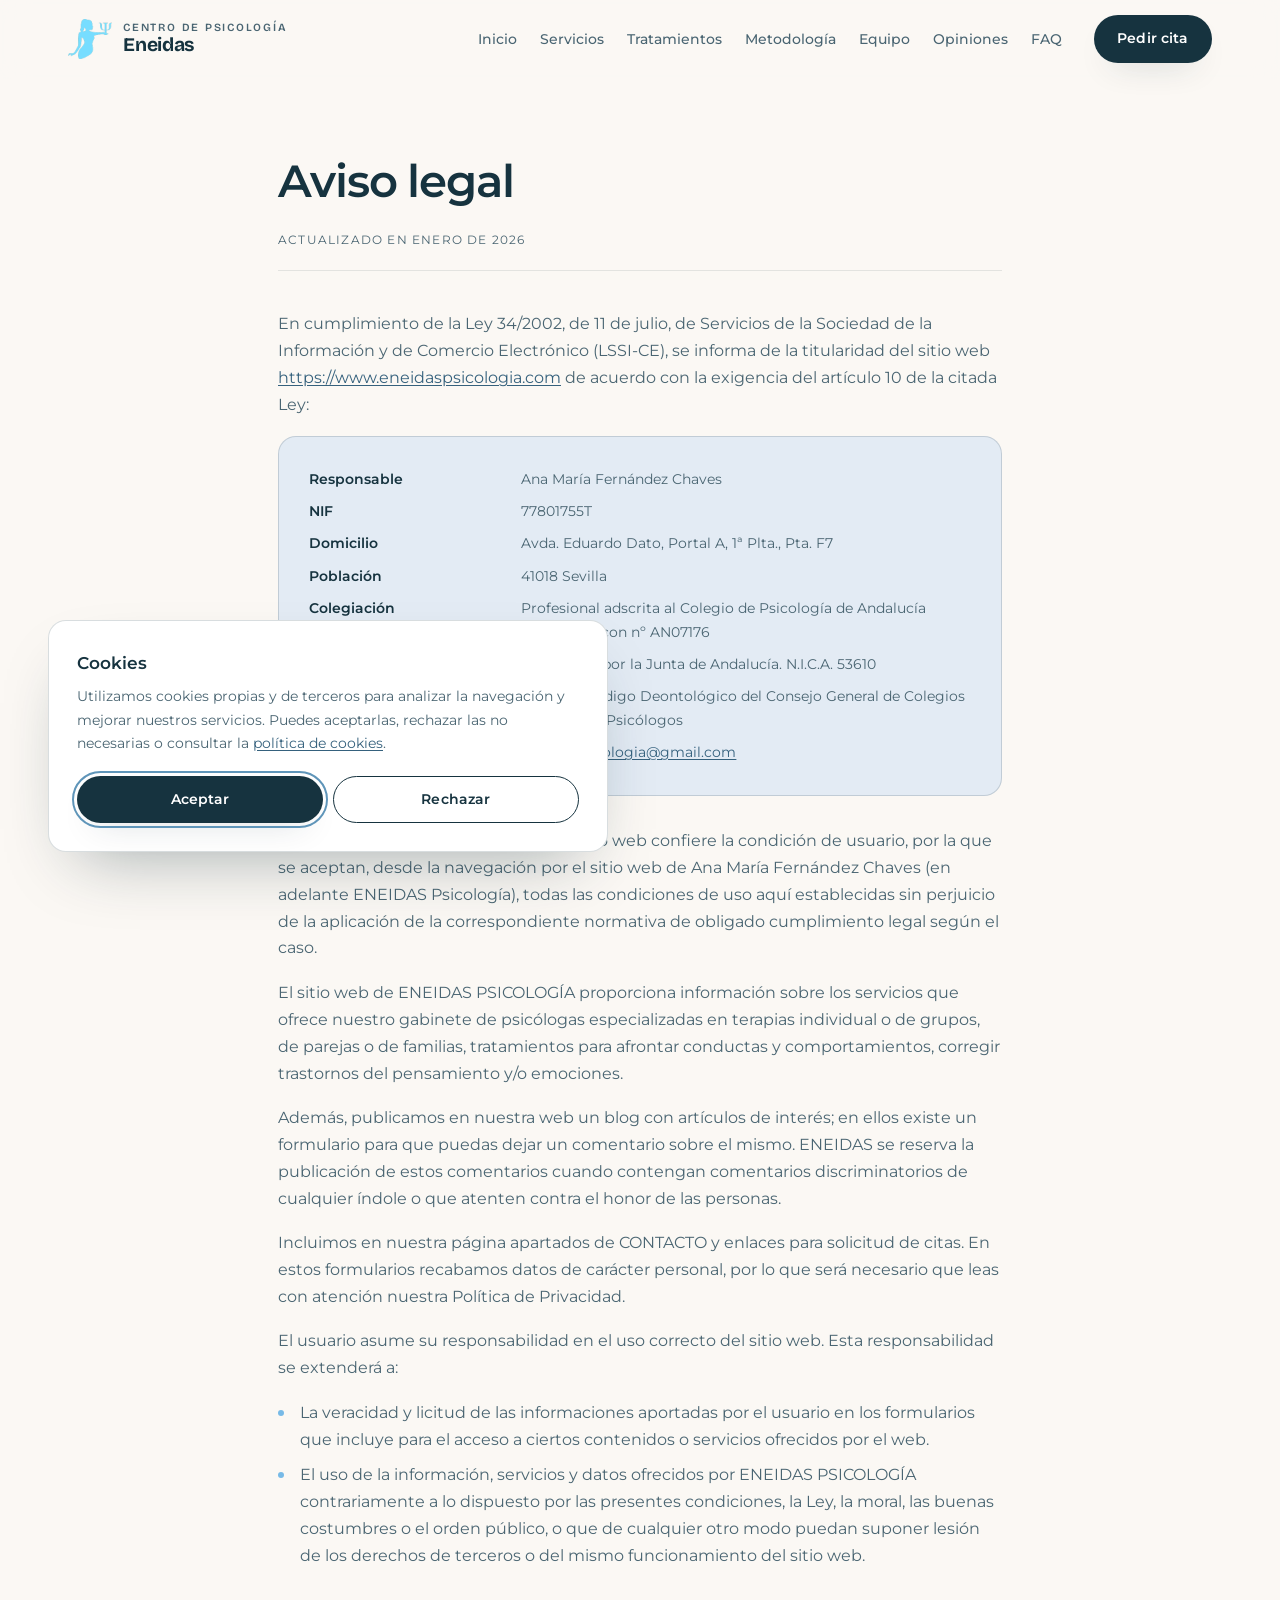
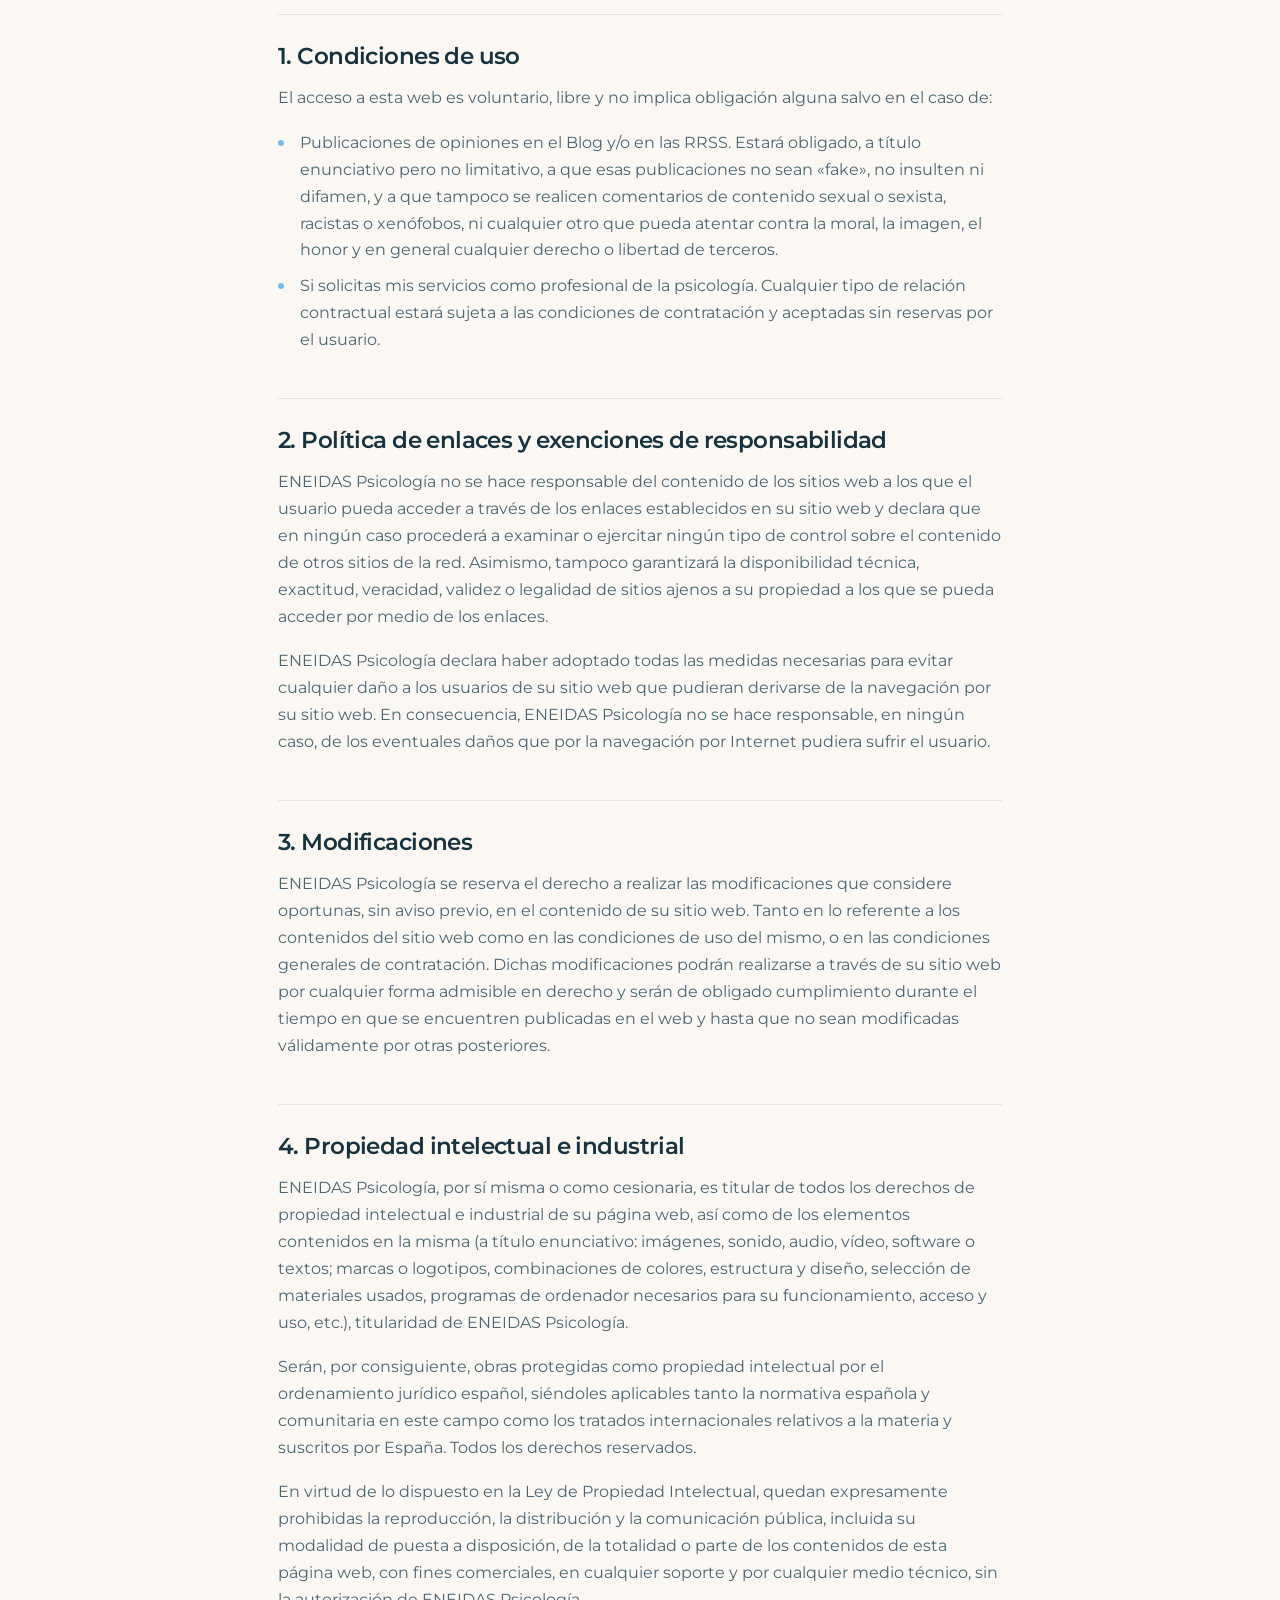
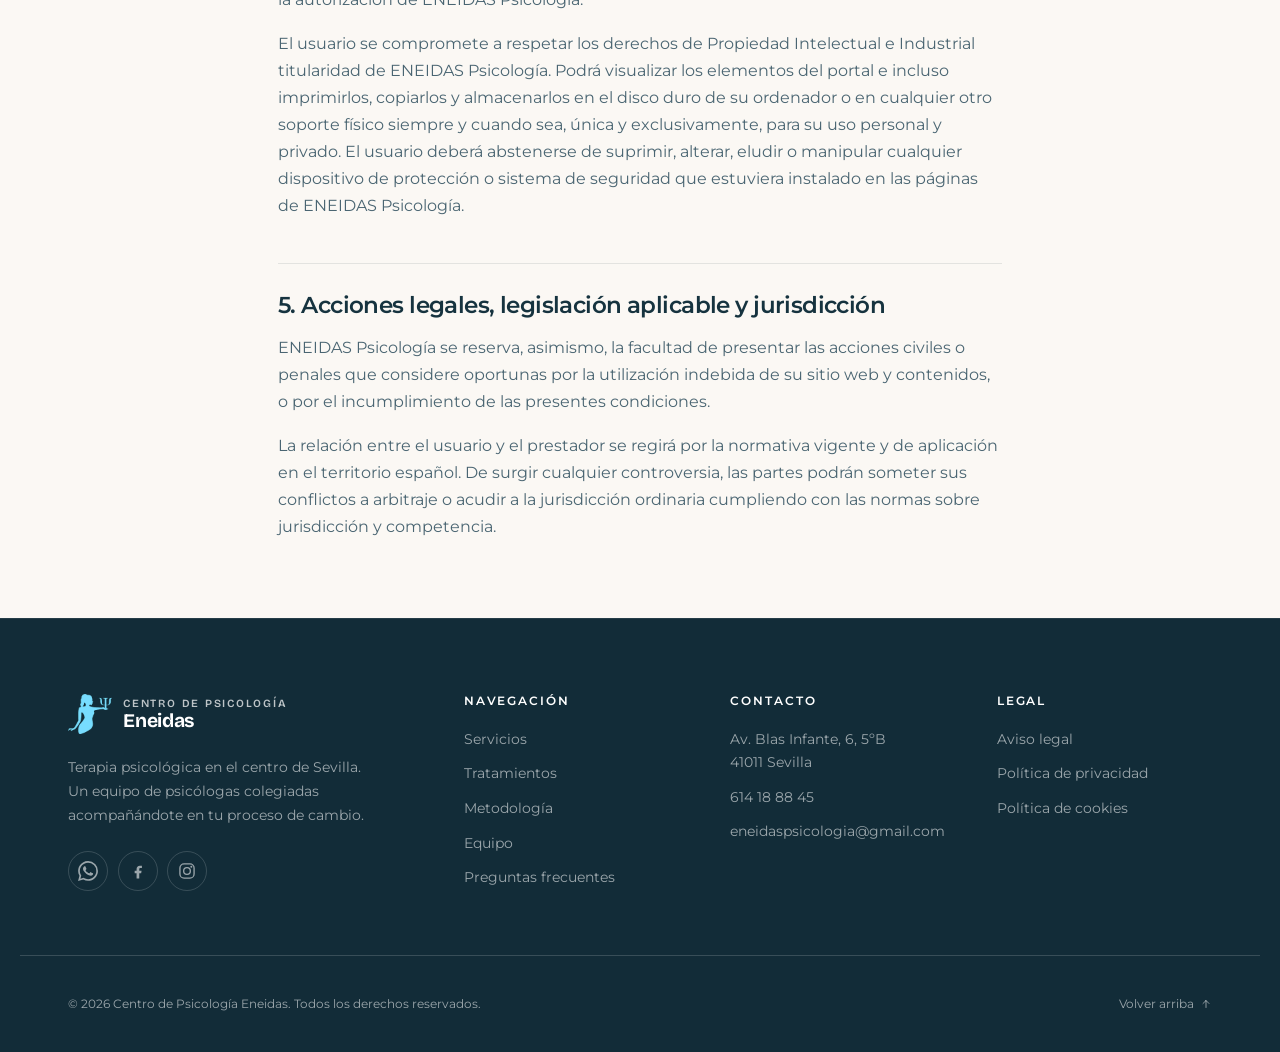
<file: aviso-legal.html>
<!DOCTYPE html>
<html lang="es">
<head>
<meta charset="UTF-8">
<meta name="viewport" content="width=device-width, initial-scale=1">
<title>Aviso legal | Centro de Psicología Eneidas</title>
<meta name="description" content="Aviso legal del sitio web del Centro de Psicología Eneidas, conforme a la Ley 34/2002 de Servicios de la Sociedad de la Información y de Comercio Electrónico.">
<meta name="robots" content="index, follow">
<meta name="theme-color" content="#16333F">
<link rel="canonical" href="https://www.eneidaspsicologia.com/aviso-legal.html">

<meta property="og:type" content="article">
<meta property="og:site_name" content="Centro de Psicología Eneidas">
<meta property="og:url" content="https://www.eneidaspsicologia.com/aviso-legal.html">
<meta property="og:title" content="Aviso legal | Centro de Psicología Eneidas">
<meta property="og:description" content="Titularidad del sitio web del Centro de Psicología Eneidas, conforme al artículo 10 de la Ley 34/2002 (LSSI-CE).">
<meta property="og:image" content="https://www.eneidaspsicologia.com/assets/img/og-card.jpg">
<meta property="og:image:width" content="1200">
<meta property="og:image:height" content="630">
<meta property="og:locale" content="es_ES">
<meta name="twitter:card" content="summary_large_image">

<link rel="icon" href="favicon.ico" sizes="any">
<link rel="icon" href="assets/icons/favicon-32.png" sizes="32x32">
<link rel="icon" href="assets/icons/favicon-192.png" sizes="192x192">
<link rel="apple-touch-icon" href="assets/icons/apple-touch-icon.png">

<link rel="preload" as="font" type="font/woff2" href="assets/fonts/montserrat-variable.woff2" crossorigin>
<link rel="stylesheet" href="assets/css/style.css?v=a6f47e41">
</head>
<body class="page-legal" data-root=".">

<a class="skip-link" href="#main">Saltar al contenido</a>

<!-- comun:cabecera -->
<header class="header" id="header">
  <div class="wrap header__inner">
    <a class="brand" href="index.html" aria-label="Centro de Psicología Eneidas, inicio">
      <span class="brand__mark" aria-hidden="true"><img src="assets/img/logo-mark.png" alt="" width="44" height="40"></span>
      <span class="brand__text"><em>Centro de Psicología</em><strong>Eneidas</strong></span>
    </a>
    <nav class="nav" id="nav" aria-label="Navegación principal">
      <ul class="nav__list">
        <li><a class="nav__link" href="index.html">Inicio</a></li>
        <li><a class="nav__link" href="index.html#servicios">Servicios</a></li>
        <li><a class="nav__link" href="index.html#tratamientos">Tratamientos</a></li>
        <li><a class="nav__link" href="index.html#metodologia">Metodología</a></li>
        <li><a class="nav__link" href="index.html#equipo">Equipo</a></li>
        <li><a class="nav__link" href="index.html#opiniones">Opiniones</a></li>
        <li><a class="nav__link" href="index.html#faq">FAQ</a></li>
      </ul>
      <a class="btn btn--primary nav__cta" href="index.html#contacto">Pedir cita</a>
    </nav>
    <button class="burger" id="burger" aria-label="Abrir menú" aria-expanded="false" aria-controls="nav">
      <span></span><span></span><span></span>
    </button>
  </div>
</header>
<div class="nav-overlay" id="navOverlay" hidden></div>
<!-- /comun:cabecera -->

<main id="main">
  <article class="wrap legal">

    <h1>Aviso legal</h1>
    <p class="legal__meta">Actualizado en enero de 2026</p>

    <p>En cumplimiento de la Ley 34/2002, de 11 de julio, de Servicios de la Sociedad
    de la Información y de Comercio Electrónico (LSSI-CE), se informa de la titularidad
    del sitio web <a href="https://www.eneidaspsicologia.com">https://www.eneidaspsicologia.com</a>
    de acuerdo con la exigencia del artículo 10 de la citada Ley:</p>

    <div class="legal__card">
      <dl>
        <dt>Responsable</dt>
        <dd>Ana María Fernández Chaves</dd>

        <dt>NIF</dt>
        <dd>77801755T</dd>

        <dt>Domicilio</dt>
        <dd>Avda. Eduardo Dato, Portal A, 1ª Plta., Pta. F7</dd>

        <dt>Población</dt>
        <dd>41018 Sevilla</dd>

        <dt>Colegiación</dt>
        <dd>Profesional adscrita al Colegio de Psicología de Andalucía Occidental con nº AN07176</dd>

        <dt>Centro sanitario</dt>
        <dd>Autorizado por la Junta de Andalucía. N.I.C.A. 53610</dd>

        <dt>Código deontológico</dt>
        <dd>Sujeta al Código Deontológico del Consejo General de Colegios Oficiales de Psicólogos</dd>

        <dt>Correo electrónico</dt>
        <dd><a href="mailto:eneidaspsicologia@gmail.com">eneidaspsicologia@gmail.com</a></dd>
      </dl>
    </div>

    <p>La navegación, acceso y uso por este sitio web confiere la condición de usuario,
    por la que se aceptan, desde la navegación por el sitio web de Ana María Fernández
    Chaves (en adelante ENEIDAS Psicología), todas las condiciones de uso aquí
    establecidas sin perjuicio de la aplicación de la correspondiente normativa de
    obligado cumplimiento legal según el caso.</p>

    <p>El sitio web de ENEIDAS PSICOLOGÍA proporciona información sobre los servicios
    que ofrece nuestro gabinete de psicólogas especializadas en terapias individual o
    de grupos, de parejas o de familias, tratamientos para afrontar conductas y
    comportamientos, corregir trastornos del pensamiento y/o emociones.</p>

    <p>Además, publicamos en nuestra web un blog con artículos de interés; en ellos
    existe un formulario para que puedas dejar un comentario sobre el mismo. ENEIDAS
    se reserva la publicación de estos comentarios cuando contengan comentarios
    discriminatorios de cualquier índole o que atenten contra el honor de las personas.</p>

    <p>Incluimos en nuestra página apartados de CONTACTO y enlaces para solicitud de
    citas. En estos formularios recabamos datos de carácter personal, por lo que será
    necesario que leas con atención nuestra Política de Privacidad.</p>

    <p>El usuario asume su responsabilidad en el uso correcto del sitio web. Esta
    responsabilidad se extenderá a:</p>

    <ul>
      <li>La veracidad y licitud de las informaciones aportadas por el usuario en los
      formularios que incluye para el acceso a ciertos contenidos o servicios ofrecidos
      por el web.</li>
      <li>El uso de la información, servicios y datos ofrecidos por ENEIDAS PSICOLOGÍA
      contrariamente a lo dispuesto por las presentes condiciones, la Ley, la moral, las
      buenas costumbres o el orden público, o que de cualquier otro modo puedan suponer
      lesión de los derechos de terceros o del mismo funcionamiento del sitio web.</li>
    </ul>

    <h2>1. Condiciones de uso</h2>

    <p>El acceso a esta web es voluntario, libre y no implica obligación alguna salvo
    en el caso de:</p>

    <ul>
      <li>Publicaciones de opiniones en el Blog y/o en las RRSS. Estará obligado, a
      título enunciativo pero no limitativo, a que esas publicaciones no sean «fake»,
      no insulten ni difamen, y a que tampoco se realicen comentarios de contenido
      sexual o sexista, racistas o xenófobos, ni cualquier otro que pueda atentar contra
      la moral, la imagen, el honor y en general cualquier derecho o libertad de terceros.</li>
      <li>Si solicitas mis servicios como profesional de la psicología. Cualquier tipo de
      relación contractual estará sujeta a las condiciones de contratación y aceptadas
      sin reservas por el usuario.</li>
    </ul>

    <h2>2. Política de enlaces y exenciones de responsabilidad</h2>

    <p>ENEIDAS Psicología no se hace responsable del contenido de los sitios web a los
    que el usuario pueda acceder a través de los enlaces establecidos en su sitio web y
    declara que en ningún caso procederá a examinar o ejercitar ningún tipo de control
    sobre el contenido de otros sitios de la red. Asimismo, tampoco garantizará la
    disponibilidad técnica, exactitud, veracidad, validez o legalidad de sitios ajenos a
    su propiedad a los que se pueda acceder por medio de los enlaces.</p>

    <p>ENEIDAS Psicología declara haber adoptado todas las medidas necesarias para
    evitar cualquier daño a los usuarios de su sitio web que pudieran derivarse de la
    navegación por su sitio web. En consecuencia, ENEIDAS Psicología no se hace
    responsable, en ningún caso, de los eventuales daños que por la navegación por
    Internet pudiera sufrir el usuario.</p>

    <h2>3. Modificaciones</h2>

    <p>ENEIDAS Psicología se reserva el derecho a realizar las modificaciones que
    considere oportunas, sin aviso previo, en el contenido de su sitio web. Tanto en lo
    referente a los contenidos del sitio web como en las condiciones de uso del mismo, o
    en las condiciones generales de contratación. Dichas modificaciones podrán realizarse
    a través de su sitio web por cualquier forma admisible en derecho y serán de obligado
    cumplimiento durante el tiempo en que se encuentren publicadas en el web y hasta que
    no sean modificadas válidamente por otras posteriores.</p>

    <h2>4. Propiedad intelectual e industrial</h2>

    <p>ENEIDAS Psicología, por sí misma o como cesionaria, es titular de todos los
    derechos de propiedad intelectual e industrial de su página web, así como de los
    elementos contenidos en la misma (a título enunciativo: imágenes, sonido, audio,
    vídeo, software o textos; marcas o logotipos, combinaciones de colores, estructura y
    diseño, selección de materiales usados, programas de ordenador necesarios para su
    funcionamiento, acceso y uso, etc.), titularidad de ENEIDAS Psicología.</p>

    <p>Serán, por consiguiente, obras protegidas como propiedad intelectual por el
    ordenamiento jurídico español, siéndoles aplicables tanto la normativa española y
    comunitaria en este campo como los tratados internacionales relativos a la materia y
    suscritos por España. Todos los derechos reservados.</p>

    <p>En virtud de lo dispuesto en la Ley de Propiedad Intelectual, quedan expresamente
    prohibidas la reproducción, la distribución y la comunicación pública, incluida su
    modalidad de puesta a disposición, de la totalidad o parte de los contenidos de esta
    página web, con fines comerciales, en cualquier soporte y por cualquier medio
    técnico, sin la autorización de ENEIDAS Psicología.</p>

    <p>El usuario se compromete a respetar los derechos de Propiedad Intelectual e
    Industrial titularidad de ENEIDAS Psicología. Podrá visualizar los elementos del
    portal e incluso imprimirlos, copiarlos y almacenarlos en el disco duro de su
    ordenador o en cualquier otro soporte físico siempre y cuando sea, única y
    exclusivamente, para su uso personal y privado. El usuario deberá abstenerse de
    suprimir, alterar, eludir o manipular cualquier dispositivo de protección o sistema
    de seguridad que estuviera instalado en las páginas de ENEIDAS Psicología.</p>

    <h2>5. Acciones legales, legislación aplicable y jurisdicción</h2>

    <p>ENEIDAS Psicología se reserva, asimismo, la facultad de presentar las acciones
    civiles o penales que considere oportunas por la utilización indebida de su sitio web
    y contenidos, o por el incumplimiento de las presentes condiciones.</p>

    <p>La relación entre el usuario y el prestador se regirá por la normativa vigente y
    de aplicación en el territorio español. De surgir cualquier controversia, las partes
    podrán someter sus conflictos a arbitraje o acudir a la jurisdicción ordinaria
    cumpliendo con las normas sobre jurisdicción y competencia.</p>

  </article>
</main>

<!-- comun:pie -->
<footer class="footer">
  <div class="wrap footer__inner">
    <div class="footer__brand">
      <a class="brand brand--light" href="index.html">
        <span class="brand__mark" aria-hidden="true"><img src="assets/img/logo-mark.png" alt="" width="44" height="40"></span>
        <span class="brand__text"><em>Centro de Psicología</em><strong>Eneidas</strong></span>
      </a>
      <p>Terapia psicológica en el centro de Sevilla. Un equipo de psicólogas colegiadas acompañándote en tu proceso de cambio.</p>
      <div class="footer__social">
        <a href="https://wa.me/34614188845?text=Hola%2C%20me%20gustar%C3%ADa%20pedir%20cita." target="_blank" rel="noopener" aria-label="WhatsApp" data-tip="WhatsApp"><svg class="ico" aria-hidden="true"><use href="#i-whatsapp"></use></svg></a>
        <a href="https://www.facebook.com/people/Centro-de-Psicolog%C3%ADa-Eneidas/100063482472601/" target="_blank" rel="noopener" aria-label="Facebook" data-tip="Facebook"><svg class="ico" aria-hidden="true"><use href="#i-fb"></use></svg></a>
        <a href="https://www.instagram.com/centrodepsicologiaeneidas/" target="_blank" rel="noopener" aria-label="Instagram" data-tip="Instagram"><svg class="ico" aria-hidden="true"><use href="#i-ig"></use></svg></a>
      </div>
    </div>
    <nav class="footer__col" aria-label="Enlaces del sitio">
      <h3>Navegación</h3>
      <ul>
        <li><a href="index.html#servicios">Servicios</a></li>
        <li><a href="index.html#tratamientos">Tratamientos</a></li>
        <li><a href="index.html#metodologia">Metodología</a></li>
        <li><a href="index.html#equipo">Equipo</a></li>
        <li><a href="index.html#faq">Preguntas frecuentes</a></li>
      </ul>
    </nav>
    <div class="footer__col">
      <h3>Contacto</h3>
      <ul>
        <li>Av. Blas Infante, 6, 5ºB<br>41011 Sevilla</li>
        <li><a href="tel:+34614188845">614 18 88 45</a></li>
        <li><a href="mailto:eneidaspsicologia@gmail.com">eneidaspsicologia@gmail.com</a></li>
      </ul>
    </div>
    <div class="footer__col">
      <h3>Legal</h3>
      <ul>
        <li><a href="aviso-legal.html">Aviso legal</a></li>
        <li><a href="politica-de-privacidad.html">Política de privacidad</a></li>
        <li><a href="politica-de-cookies.html">Política de cookies</a></li>
      </ul>
    </div>
  </div>
  <div class="wrap footer__bottom">
    <p>© <span id="year">2026</span> Centro de Psicología Eneidas. Todos los derechos reservados.</p>
    <a class="footer__top" href="#main">Volver arriba <svg class="ico ico--up" aria-hidden="true"><use href="#i-arrow"></use></svg></a>
  </div>
</footer>
<!-- /comun:pie -->

<!-- comun:sprite -->
<svg class="sprite" xmlns="http://www.w3.org/2000/svg" aria-hidden="true" focusable="false">
  
  <symbol id="i-whatsapp" viewBox="0 0 24 24"><path fill="currentColor" d="M17.472 14.382c-.297-.149-1.758-.867-2.03-.967-.273-.099-.471-.148-.67.15-.197.297-.767.966-.94 1.164-.173.199-.347.223-.644.075-.297-.15-1.255-.463-2.39-1.475-.883-.788-1.48-1.761-1.653-2.059-.173-.297-.018-.458.13-.606.134-.133.298-.347.446-.52.149-.174.198-.298.298-.497.099-.198.05-.371-.025-.52-.075-.149-.669-1.612-.916-2.207-.242-.579-.487-.5-.669-.51-.173-.008-.371-.01-.57-.01-.198 0-.52.074-.792.372-.272.297-1.04 1.016-1.04 2.479 0 1.462 1.065 2.875 1.213 3.074.149.198 2.096 3.2 5.077 4.487.709.306 1.262.489 1.694.625.712.227 1.36.195 1.871.118.571-.085 1.758-.719 2.006-1.413.248-.694.248-1.289.173-1.413-.074-.124-.272-.198-.57-.347m-5.421 7.403h-.004a9.87 9.87 0 01-5.031-1.378l-.361-.214-3.741.982.998-3.648-.235-.374a9.86 9.86 0 01-1.51-5.26c.001-5.45 4.436-9.884 9.888-9.884 2.64 0 5.122 1.03 6.988 2.898a9.825 9.825 0 012.893 6.994c-.003 5.45-4.437 9.884-9.885 9.884m8.413-18.297A11.815 11.815 0 0012.05 0C5.495 0 .16 5.335.157 11.892c0 2.096.547 4.142 1.588 5.945L.057 24l6.305-1.654a11.882 11.882 0 005.683 1.448h.005c6.554 0 11.89-5.335 11.893-11.893a11.821 11.821 0 00-3.48-8.413Z"/></symbol>
  <symbol id="i-pause" viewBox="0 0 24 24"><path d="M8 5v14M16 5v14" fill="none" stroke="currentColor" stroke-width="2.2" stroke-linecap="round"/></symbol>
  <symbol id="i-play" viewBox="0 0 24 24"><path d="M8 5.5v13l11-6.5Z" fill="currentColor" stroke="currentColor" stroke-width="1.6" stroke-linejoin="round"/></symbol>
  <symbol id="i-pin" viewBox="0 0 24 24"><path d="M12 21s7-6.2 7-11a7 7 0 1 0-14 0c0 4.8 7 11 7 11Z" fill="none" stroke="currentColor" stroke-width="1.6"/><circle cx="12" cy="10" r="2.6" fill="none" stroke="currentColor" stroke-width="1.6"/></symbol>
  <symbol id="i-phone" viewBox="0 0 24 24"><path d="M6.5 3h3l1.5 4-2 1.5a12 12 0 0 0 6.5 6.5L17 13l4 1.5v3a2.5 2.5 0 0 1-2.8 2.5A16.5 16.5 0 0 1 3.5 5.8 2.5 2.5 0 0 1 6 3Z" fill="none" stroke="currentColor" stroke-width="1.6" stroke-linejoin="round"/></symbol>
  <symbol id="i-mail" viewBox="0 0 24 24"><rect x="3" y="5" width="18" height="14" rx="2.5" fill="none" stroke="currentColor" stroke-width="1.6"/><path d="m4 7 8 6 8-6" fill="none" stroke="currentColor" stroke-width="1.6" stroke-linecap="round"/></symbol>
  <symbol id="i-fb" viewBox="0 0 24 24"><path d="M14.5 8.5h2.2V5.6h-2.4c-2.6 0-4 1.6-4 4v2H8v3h2.3V21h3.2v-6.4h2.3l.5-3h-2.8V9.8c0-.9.3-1.3 1-1.3Z" fill="currentColor"/></symbol>
  <symbol id="i-ig" viewBox="0 0 24 24"><rect x="3.5" y="3.5" width="17" height="17" rx="5" fill="none" stroke="currentColor" stroke-width="1.6"/><circle cx="12" cy="12" r="4" fill="none" stroke="currentColor" stroke-width="1.6"/><circle cx="17.2" cy="6.8" r="1.2" fill="currentColor"/></symbol>
  <symbol id="i-arrow" viewBox="0 0 24 24"><path d="M5 12h14m-6-6 6 6-6 6" fill="none" stroke="currentColor" stroke-width="1.8" stroke-linecap="round" stroke-linejoin="round"/></symbol>
  <symbol id="i-user" viewBox="0 0 24 24"><circle cx="12" cy="8" r="3.8" fill="none" stroke="currentColor" stroke-width="1.6"/><path d="M4.5 20c.8-3.8 3.8-5.8 7.5-5.8s6.7 2 7.5 5.8" fill="none" stroke="currentColor" stroke-width="1.6" stroke-linecap="round"/></symbol>
  <symbol id="i-users" viewBox="0 0 24 24"><circle cx="8.5" cy="9" r="3.2" fill="none" stroke="currentColor" stroke-width="1.6"/><circle cx="16" cy="9.8" r="2.6" fill="none" stroke="currentColor" stroke-width="1.6"/><path d="M2.8 19.5c.7-3.2 3-4.9 5.7-4.9s5 1.7 5.7 4.9M15.4 14.8c2.4.2 4.2 1.8 4.8 4.7" fill="none" stroke="currentColor" stroke-width="1.6" stroke-linecap="round"/></symbol>
  <symbol id="i-home" viewBox="0 0 24 24"><path d="M4 10.5 12 4l8 6.5V19a1.5 1.5 0 0 1-1.5 1.5h-13A1.5 1.5 0 0 1 4 19Z" fill="none" stroke="currentColor" stroke-width="1.6" stroke-linejoin="round"/><path d="M9.5 20.5v-6h5v6" fill="none" stroke="currentColor" stroke-width="1.6"/></symbol>
  <symbol id="i-group" viewBox="0 0 24 24"><circle cx="12" cy="6" r="2.4" fill="none" stroke="currentColor" stroke-width="1.6"/><circle cx="5.5" cy="16" r="2.4" fill="none" stroke="currentColor" stroke-width="1.6"/><circle cx="18.5" cy="16" r="2.4" fill="none" stroke="currentColor" stroke-width="1.6"/><path d="M10.4 7.7 7 13.9m6.6-6.2L17 13.9M8 16.4h8" fill="none" stroke="currentColor" stroke-width="1.6" stroke-linecap="round"/></symbol>
</svg>
<!-- /comun:sprite -->

<script src="assets/js/main.js?v=965f9f44" defer></script>
<script src="assets/js/cookies.js?v=b3bca723" defer></script>
<script src="assets/js/analytics.js?v=fd0b8e64" defer></script>
</body>
</html>
</file>
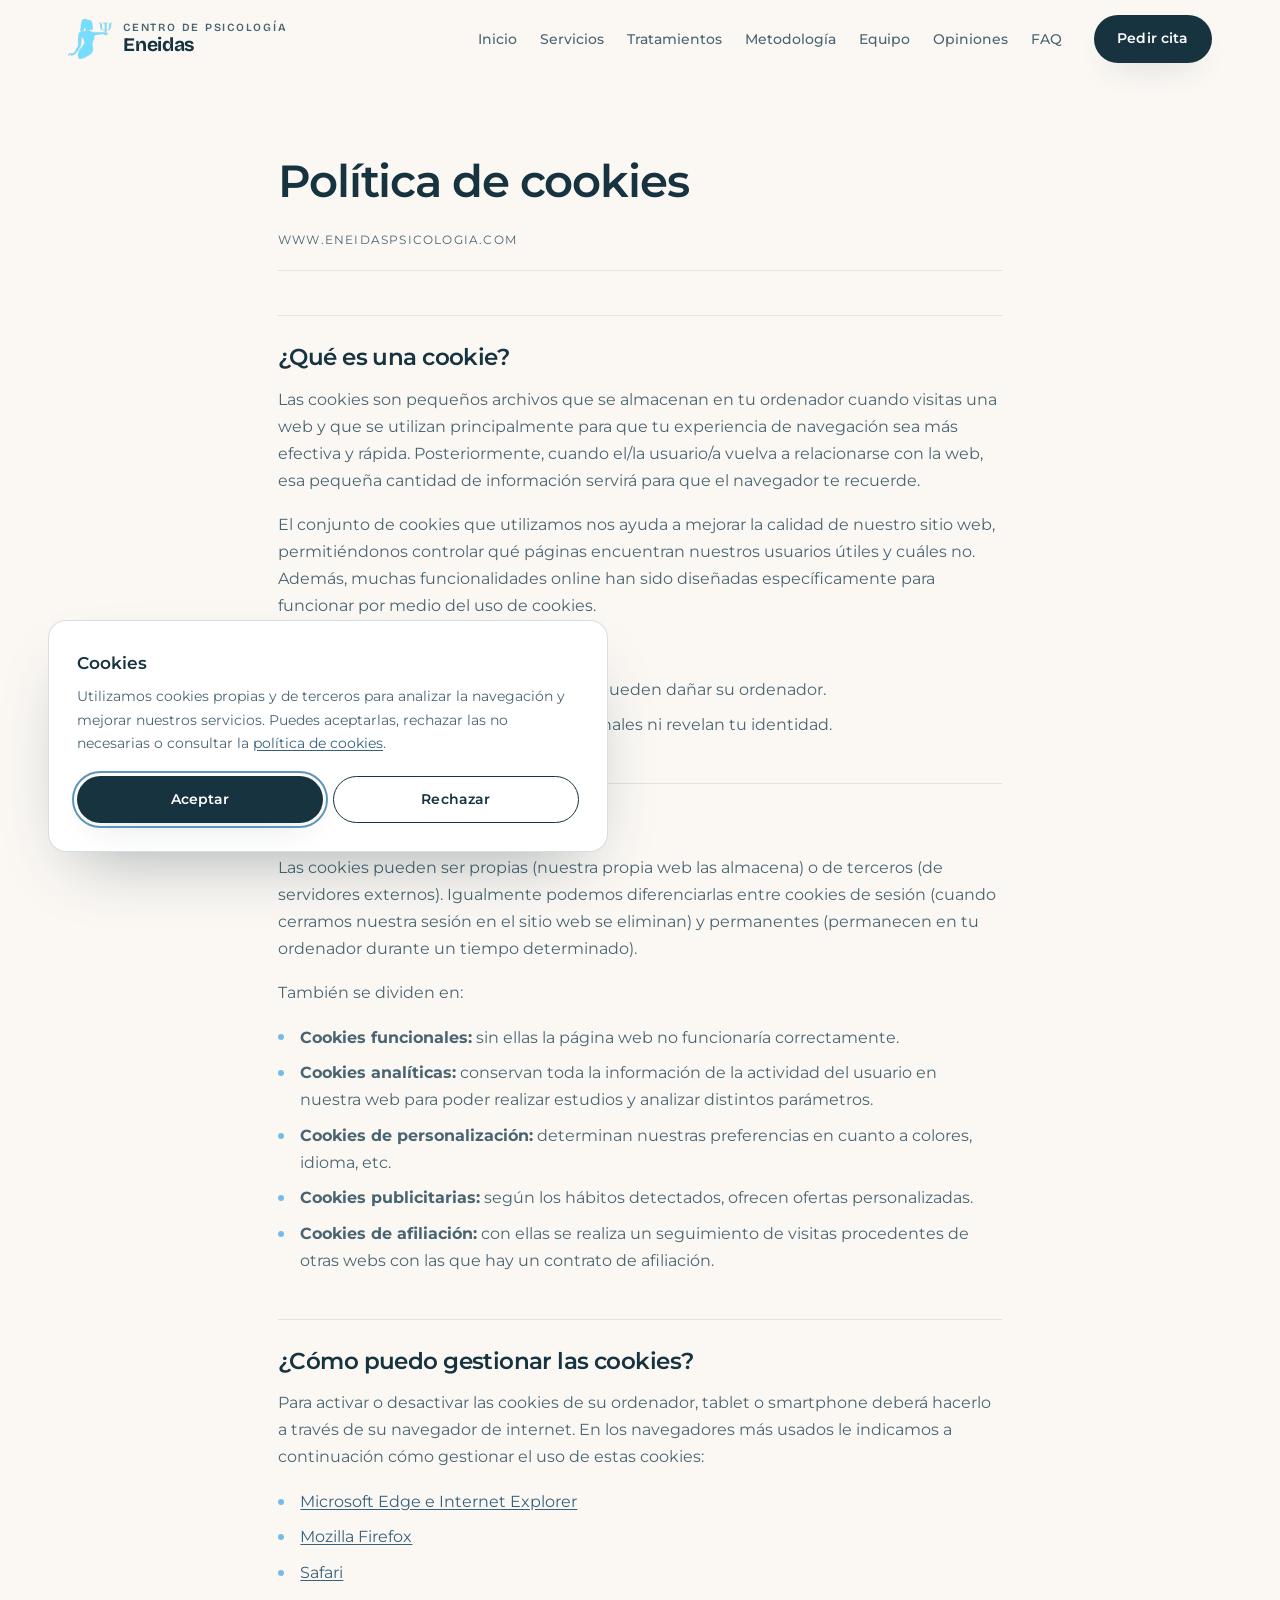
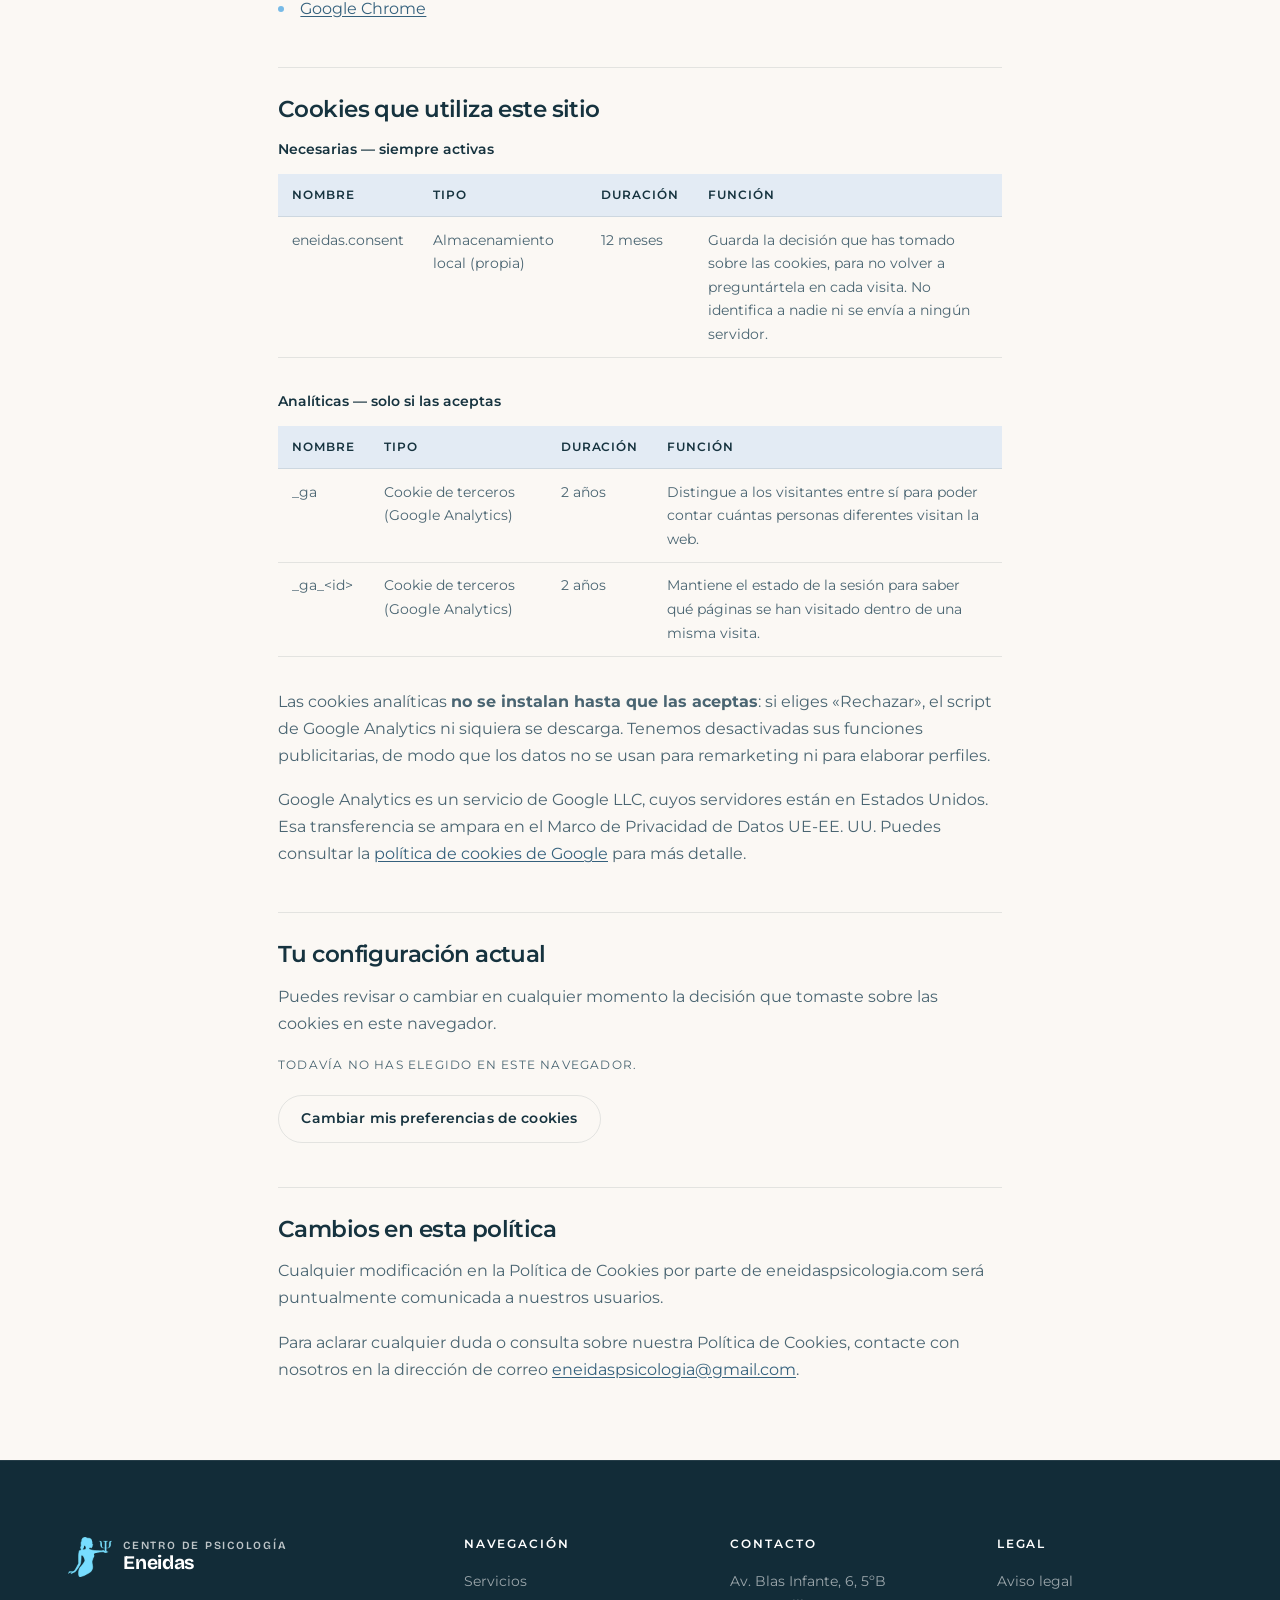
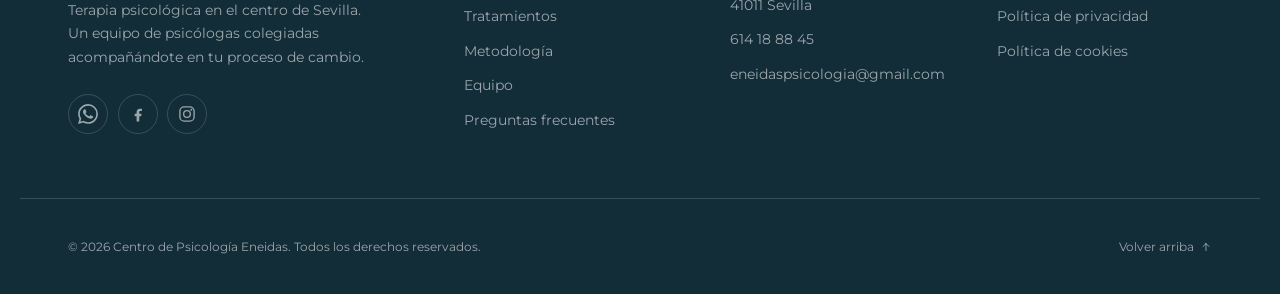
<file: politica-de-cookies.html>
<!DOCTYPE html>
<html lang="es">
<head>
<meta charset="UTF-8">
<meta name="viewport" content="width=device-width, initial-scale=1">
<title>Política de cookies | Centro de Psicología Eneidas</title>
<meta name="description" content="Política de cookies del Centro de Psicología Eneidas: qué son, qué tipos hay, cuáles utilizamos y cómo activarlas o desactivarlas.">
<meta name="robots" content="index, follow">
<meta name="theme-color" content="#16333F">
<link rel="canonical" href="https://www.eneidaspsicologia.com/politica-de-cookies.html">

<meta property="og:type" content="article">
<meta property="og:site_name" content="Centro de Psicología Eneidas">
<meta property="og:url" content="https://www.eneidaspsicologia.com/politica-de-cookies.html">
<meta property="og:title" content="Política de cookies | Centro de Psicología Eneidas">
<meta property="og:description" content="Qué son las cookies, qué tipos hay, cuáles utiliza este sitio y cómo activarlas o desactivarlas.">
<meta property="og:image" content="https://www.eneidaspsicologia.com/assets/img/og-card.jpg">
<meta property="og:image:width" content="1200">
<meta property="og:image:height" content="630">
<meta property="og:locale" content="es_ES">
<meta name="twitter:card" content="summary_large_image">

<link rel="icon" href="favicon.ico" sizes="any">
<link rel="icon" href="assets/icons/favicon-32.png" sizes="32x32">
<link rel="icon" href="assets/icons/favicon-192.png" sizes="192x192">
<link rel="apple-touch-icon" href="assets/icons/apple-touch-icon.png">

<link rel="preload" as="font" type="font/woff2" href="assets/fonts/montserrat-variable.woff2" crossorigin>
<link rel="stylesheet" href="assets/css/style.css?v=a6f47e41">
</head>
<body class="page-legal" data-root=".">

<a class="skip-link" href="#main">Saltar al contenido</a>

<!-- comun:cabecera -->
<header class="header" id="header">
  <div class="wrap header__inner">
    <a class="brand" href="index.html" aria-label="Centro de Psicología Eneidas, inicio">
      <span class="brand__mark" aria-hidden="true"><img src="assets/img/logo-mark.png" alt="" width="44" height="40"></span>
      <span class="brand__text"><em>Centro de Psicología</em><strong>Eneidas</strong></span>
    </a>
    <nav class="nav" id="nav" aria-label="Navegación principal">
      <ul class="nav__list">
        <li><a class="nav__link" href="index.html">Inicio</a></li>
        <li><a class="nav__link" href="index.html#servicios">Servicios</a></li>
        <li><a class="nav__link" href="index.html#tratamientos">Tratamientos</a></li>
        <li><a class="nav__link" href="index.html#metodologia">Metodología</a></li>
        <li><a class="nav__link" href="index.html#equipo">Equipo</a></li>
        <li><a class="nav__link" href="index.html#opiniones">Opiniones</a></li>
        <li><a class="nav__link" href="index.html#faq">FAQ</a></li>
      </ul>
      <a class="btn btn--primary nav__cta" href="index.html#contacto">Pedir cita</a>
    </nav>
    <button class="burger" id="burger" aria-label="Abrir menú" aria-expanded="false" aria-controls="nav">
      <span></span><span></span><span></span>
    </button>
  </div>
</header>
<div class="nav-overlay" id="navOverlay" hidden></div>
<!-- /comun:cabecera -->

<main id="main">
  <article class="wrap legal">

    <h1>Política de cookies</h1>
    <p class="legal__meta">www.eneidaspsicologia.com</p>

    <h2>¿Qué es una cookie?</h2>

    <p>Las cookies son pequeños archivos que se almacenan en tu ordenador cuando visitas
    una web y que se utilizan principalmente para que tu experiencia de navegación sea
    más efectiva y rápida. Posteriormente, cuando el/la usuario/a vuelva a relacionarse
    con la web, esa pequeña cantidad de información servirá para que el navegador te
    recuerde.</p>

    <p>El conjunto de cookies que utilizamos nos ayuda a mejorar la calidad de nuestro
    sitio web, permitiéndonos controlar qué páginas encuentran nuestros usuarios útiles y
    cuáles no. Además, muchas funcionalidades online han sido diseñadas específicamente
    para funcionar por medio del uso de cookies.</p>

    <h3>Importante</h3>
    <ul>
      <li>Usted debe saber que las cookies no pueden dañar su ordenador.</li>
      <li>Las cookies no contienen datos personales ni revelan tu identidad.</li>
    </ul>

    <h2>¿Qué tipos de cookies hay?</h2>

    <p>Las cookies pueden ser propias (nuestra propia web las almacena) o de terceros
    (de servidores externos). Igualmente podemos diferenciarlas entre cookies de sesión
    (cuando cerramos nuestra sesión en el sitio web se eliminan) y permanentes
    (permanecen en tu ordenador durante un tiempo determinado).</p>

    <p>También se dividen en:</p>

    <ul>
      <li><strong>Cookies funcionales:</strong> sin ellas la página web no funcionaría
      correctamente.</li>
      <li><strong>Cookies analíticas:</strong> conservan toda la información de la
      actividad del usuario en nuestra web para poder realizar estudios y analizar
      distintos parámetros.</li>
      <li><strong>Cookies de personalización:</strong> determinan nuestras preferencias
      en cuanto a colores, idioma, etc.</li>
      <li><strong>Cookies publicitarias:</strong> según los hábitos detectados, ofrecen
      ofertas personalizadas.</li>
      <li><strong>Cookies de afiliación:</strong> con ellas se realiza un seguimiento de
      visitas procedentes de otras webs con las que hay un contrato de afiliación.</li>
    </ul>

    <h2>¿Cómo puedo gestionar las cookies?</h2>

    <p>Para activar o desactivar las cookies de su ordenador, tablet o smartphone deberá
    hacerlo a través de su navegador de internet. En los navegadores más usados le
    indicamos a continuación cómo gestionar el uso de estas cookies:</p>

    <ul>
      <li><a href="https://support.microsoft.com/es-es/microsoft-edge/eliminar-las-cookies-en-microsoft-edge-63947406-40ac-c3b8-57b9-2a946a29ae09" target="_blank" rel="noopener">Microsoft Edge e Internet Explorer</a></li>
      <li><a href="https://support.mozilla.org/es/kb/Borrar%20cookies" target="_blank" rel="noopener">Mozilla Firefox</a></li>
      <li><a href="https://support.apple.com/es-es/guide/safari/sfri11471/mac" target="_blank" rel="noopener">Safari</a></li>
      <li><a href="https://support.google.com/chrome/answer/95647?hl=es" target="_blank" rel="noopener">Google Chrome</a></li>
    </ul>

    <h2>Cookies que utiliza este sitio</h2>

    <div class="legal__tablewrap">
      <table class="legal__table">
        <caption>Necesarias — siempre activas</caption>
        <thead>
          <tr><th scope="col">Nombre</th><th scope="col">Tipo</th><th scope="col">Duración</th><th scope="col">Función</th></tr>
        </thead>
        <tbody>
          <tr>
            <td>eneidas.consent</td>
            <td>Almacenamiento local (propia)</td>
            <td>12 meses</td>
            <td>Guarda la decisión que has tomado sobre las cookies, para no volver a preguntártela en cada visita. No identifica a nadie ni se envía a ningún servidor.</td>
          </tr>
        </tbody>
      </table>
    </div>

    <div class="legal__tablewrap">
      <table class="legal__table">
        <caption>Analíticas — solo si las aceptas</caption>
        <thead>
          <tr><th scope="col">Nombre</th><th scope="col">Tipo</th><th scope="col">Duración</th><th scope="col">Función</th></tr>
        </thead>
        <tbody>
          <tr>
            <td>_ga</td>
            <td>Cookie de terceros (Google Analytics)</td>
            <td>2 años</td>
            <td>Distingue a los visitantes entre sí para poder contar cuántas personas diferentes visitan la web.</td>
          </tr>
          <tr>
            <td>_ga_&lt;id&gt;</td>
            <td>Cookie de terceros (Google Analytics)</td>
            <td>2 años</td>
            <td>Mantiene el estado de la sesión para saber qué páginas se han visitado dentro de una misma visita.</td>
          </tr>
        </tbody>
      </table>
    </div>

    <p>Las cookies analíticas <strong>no se instalan hasta que las aceptas</strong>:
    si eliges «Rechazar», el script de Google Analytics ni siquiera se
    descarga. Tenemos desactivadas sus funciones publicitarias, de modo que los
    datos no se usan para remarketing ni para elaborar perfiles.</p>

    <p>Google Analytics es un servicio de Google LLC, cuyos servidores están en
    Estados Unidos. Esa transferencia se ampara en el Marco de Privacidad de Datos
    UE-EE. UU. Puedes consultar la
    <a href="https://policies.google.com/technologies/cookies" target="_blank" rel="noopener">política de cookies de Google</a>
    para más detalle.</p>

    <h2>Tu configuración actual</h2>

    <p>Puedes revisar o cambiar en cualquier momento la decisión que tomaste sobre las
    cookies en este navegador.</p>

    <p id="cookieState" class="legal__meta legal__state"></p>

    <p><button class="btn btn--ghost" type="button" id="cookieReset">Cambiar mis preferencias de cookies</button></p>

    <h2>Cambios en esta política</h2>

    <p>Cualquier modificación en la Política de Cookies por parte de eneidaspsicologia.com
    será puntualmente comunicada a nuestros usuarios.</p>

    <p>Para aclarar cualquier duda o consulta sobre nuestra Política de Cookies, contacte
    con nosotros en la dirección de correo
    <a href="mailto:eneidaspsicologia@gmail.com">eneidaspsicologia@gmail.com</a>.</p>

  </article>
</main>

<!-- comun:pie -->
<footer class="footer">
  <div class="wrap footer__inner">
    <div class="footer__brand">
      <a class="brand brand--light" href="index.html">
        <span class="brand__mark" aria-hidden="true"><img src="assets/img/logo-mark.png" alt="" width="44" height="40"></span>
        <span class="brand__text"><em>Centro de Psicología</em><strong>Eneidas</strong></span>
      </a>
      <p>Terapia psicológica en el centro de Sevilla. Un equipo de psicólogas colegiadas acompañándote en tu proceso de cambio.</p>
      <div class="footer__social">
        <a href="https://wa.me/34614188845?text=Hola%2C%20me%20gustar%C3%ADa%20pedir%20cita." target="_blank" rel="noopener" aria-label="WhatsApp" data-tip="WhatsApp"><svg class="ico" aria-hidden="true"><use href="#i-whatsapp"></use></svg></a>
        <a href="https://www.facebook.com/people/Centro-de-Psicolog%C3%ADa-Eneidas/100063482472601/" target="_blank" rel="noopener" aria-label="Facebook" data-tip="Facebook"><svg class="ico" aria-hidden="true"><use href="#i-fb"></use></svg></a>
        <a href="https://www.instagram.com/centrodepsicologiaeneidas/" target="_blank" rel="noopener" aria-label="Instagram" data-tip="Instagram"><svg class="ico" aria-hidden="true"><use href="#i-ig"></use></svg></a>
      </div>
    </div>
    <nav class="footer__col" aria-label="Enlaces del sitio">
      <h3>Navegación</h3>
      <ul>
        <li><a href="index.html#servicios">Servicios</a></li>
        <li><a href="index.html#tratamientos">Tratamientos</a></li>
        <li><a href="index.html#metodologia">Metodología</a></li>
        <li><a href="index.html#equipo">Equipo</a></li>
        <li><a href="index.html#faq">Preguntas frecuentes</a></li>
      </ul>
    </nav>
    <div class="footer__col">
      <h3>Contacto</h3>
      <ul>
        <li>Av. Blas Infante, 6, 5ºB<br>41011 Sevilla</li>
        <li><a href="tel:+34614188845">614 18 88 45</a></li>
        <li><a href="mailto:eneidaspsicologia@gmail.com">eneidaspsicologia@gmail.com</a></li>
      </ul>
    </div>
    <div class="footer__col">
      <h3>Legal</h3>
      <ul>
        <li><a href="aviso-legal.html">Aviso legal</a></li>
        <li><a href="politica-de-privacidad.html">Política de privacidad</a></li>
        <li><a href="politica-de-cookies.html">Política de cookies</a></li>
      </ul>
    </div>
  </div>
  <div class="wrap footer__bottom">
    <p>© <span id="year">2026</span> Centro de Psicología Eneidas. Todos los derechos reservados.</p>
    <a class="footer__top" href="#main">Volver arriba <svg class="ico ico--up" aria-hidden="true"><use href="#i-arrow"></use></svg></a>
  </div>
</footer>
<!-- /comun:pie -->

<!-- comun:sprite -->
<svg class="sprite" xmlns="http://www.w3.org/2000/svg" aria-hidden="true" focusable="false">
  
  <symbol id="i-whatsapp" viewBox="0 0 24 24"><path fill="currentColor" d="M17.472 14.382c-.297-.149-1.758-.867-2.03-.967-.273-.099-.471-.148-.67.15-.197.297-.767.966-.94 1.164-.173.199-.347.223-.644.075-.297-.15-1.255-.463-2.39-1.475-.883-.788-1.48-1.761-1.653-2.059-.173-.297-.018-.458.13-.606.134-.133.298-.347.446-.52.149-.174.198-.298.298-.497.099-.198.05-.371-.025-.52-.075-.149-.669-1.612-.916-2.207-.242-.579-.487-.5-.669-.51-.173-.008-.371-.01-.57-.01-.198 0-.52.074-.792.372-.272.297-1.04 1.016-1.04 2.479 0 1.462 1.065 2.875 1.213 3.074.149.198 2.096 3.2 5.077 4.487.709.306 1.262.489 1.694.625.712.227 1.36.195 1.871.118.571-.085 1.758-.719 2.006-1.413.248-.694.248-1.289.173-1.413-.074-.124-.272-.198-.57-.347m-5.421 7.403h-.004a9.87 9.87 0 01-5.031-1.378l-.361-.214-3.741.982.998-3.648-.235-.374a9.86 9.86 0 01-1.51-5.26c.001-5.45 4.436-9.884 9.888-9.884 2.64 0 5.122 1.03 6.988 2.898a9.825 9.825 0 012.893 6.994c-.003 5.45-4.437 9.884-9.885 9.884m8.413-18.297A11.815 11.815 0 0012.05 0C5.495 0 .16 5.335.157 11.892c0 2.096.547 4.142 1.588 5.945L.057 24l6.305-1.654a11.882 11.882 0 005.683 1.448h.005c6.554 0 11.89-5.335 11.893-11.893a11.821 11.821 0 00-3.48-8.413Z"/></symbol>
  <symbol id="i-pause" viewBox="0 0 24 24"><path d="M8 5v14M16 5v14" fill="none" stroke="currentColor" stroke-width="2.2" stroke-linecap="round"/></symbol>
  <symbol id="i-play" viewBox="0 0 24 24"><path d="M8 5.5v13l11-6.5Z" fill="currentColor" stroke="currentColor" stroke-width="1.6" stroke-linejoin="round"/></symbol>
  <symbol id="i-pin" viewBox="0 0 24 24"><path d="M12 21s7-6.2 7-11a7 7 0 1 0-14 0c0 4.8 7 11 7 11Z" fill="none" stroke="currentColor" stroke-width="1.6"/><circle cx="12" cy="10" r="2.6" fill="none" stroke="currentColor" stroke-width="1.6"/></symbol>
  <symbol id="i-phone" viewBox="0 0 24 24"><path d="M6.5 3h3l1.5 4-2 1.5a12 12 0 0 0 6.5 6.5L17 13l4 1.5v3a2.5 2.5 0 0 1-2.8 2.5A16.5 16.5 0 0 1 3.5 5.8 2.5 2.5 0 0 1 6 3Z" fill="none" stroke="currentColor" stroke-width="1.6" stroke-linejoin="round"/></symbol>
  <symbol id="i-mail" viewBox="0 0 24 24"><rect x="3" y="5" width="18" height="14" rx="2.5" fill="none" stroke="currentColor" stroke-width="1.6"/><path d="m4 7 8 6 8-6" fill="none" stroke="currentColor" stroke-width="1.6" stroke-linecap="round"/></symbol>
  <symbol id="i-fb" viewBox="0 0 24 24"><path d="M14.5 8.5h2.2V5.6h-2.4c-2.6 0-4 1.6-4 4v2H8v3h2.3V21h3.2v-6.4h2.3l.5-3h-2.8V9.8c0-.9.3-1.3 1-1.3Z" fill="currentColor"/></symbol>
  <symbol id="i-ig" viewBox="0 0 24 24"><rect x="3.5" y="3.5" width="17" height="17" rx="5" fill="none" stroke="currentColor" stroke-width="1.6"/><circle cx="12" cy="12" r="4" fill="none" stroke="currentColor" stroke-width="1.6"/><circle cx="17.2" cy="6.8" r="1.2" fill="currentColor"/></symbol>
  <symbol id="i-arrow" viewBox="0 0 24 24"><path d="M5 12h14m-6-6 6 6-6 6" fill="none" stroke="currentColor" stroke-width="1.8" stroke-linecap="round" stroke-linejoin="round"/></symbol>
  <symbol id="i-user" viewBox="0 0 24 24"><circle cx="12" cy="8" r="3.8" fill="none" stroke="currentColor" stroke-width="1.6"/><path d="M4.5 20c.8-3.8 3.8-5.8 7.5-5.8s6.7 2 7.5 5.8" fill="none" stroke="currentColor" stroke-width="1.6" stroke-linecap="round"/></symbol>
  <symbol id="i-users" viewBox="0 0 24 24"><circle cx="8.5" cy="9" r="3.2" fill="none" stroke="currentColor" stroke-width="1.6"/><circle cx="16" cy="9.8" r="2.6" fill="none" stroke="currentColor" stroke-width="1.6"/><path d="M2.8 19.5c.7-3.2 3-4.9 5.7-4.9s5 1.7 5.7 4.9M15.4 14.8c2.4.2 4.2 1.8 4.8 4.7" fill="none" stroke="currentColor" stroke-width="1.6" stroke-linecap="round"/></symbol>
  <symbol id="i-home" viewBox="0 0 24 24"><path d="M4 10.5 12 4l8 6.5V19a1.5 1.5 0 0 1-1.5 1.5h-13A1.5 1.5 0 0 1 4 19Z" fill="none" stroke="currentColor" stroke-width="1.6" stroke-linejoin="round"/><path d="M9.5 20.5v-6h5v6" fill="none" stroke="currentColor" stroke-width="1.6"/></symbol>
  <symbol id="i-group" viewBox="0 0 24 24"><circle cx="12" cy="6" r="2.4" fill="none" stroke="currentColor" stroke-width="1.6"/><circle cx="5.5" cy="16" r="2.4" fill="none" stroke="currentColor" stroke-width="1.6"/><circle cx="18.5" cy="16" r="2.4" fill="none" stroke="currentColor" stroke-width="1.6"/><path d="M10.4 7.7 7 13.9m6.6-6.2L17 13.9M8 16.4h8" fill="none" stroke="currentColor" stroke-width="1.6" stroke-linecap="round"/></symbol>
</svg>
<!-- /comun:sprite -->

<script src="assets/js/main.js?v=965f9f44" defer></script>
<script src="assets/js/cookies.js?v=b3bca723" defer></script>
<script src="assets/js/analytics.js?v=fd0b8e64" defer></script>
</body>
</html>
</file>
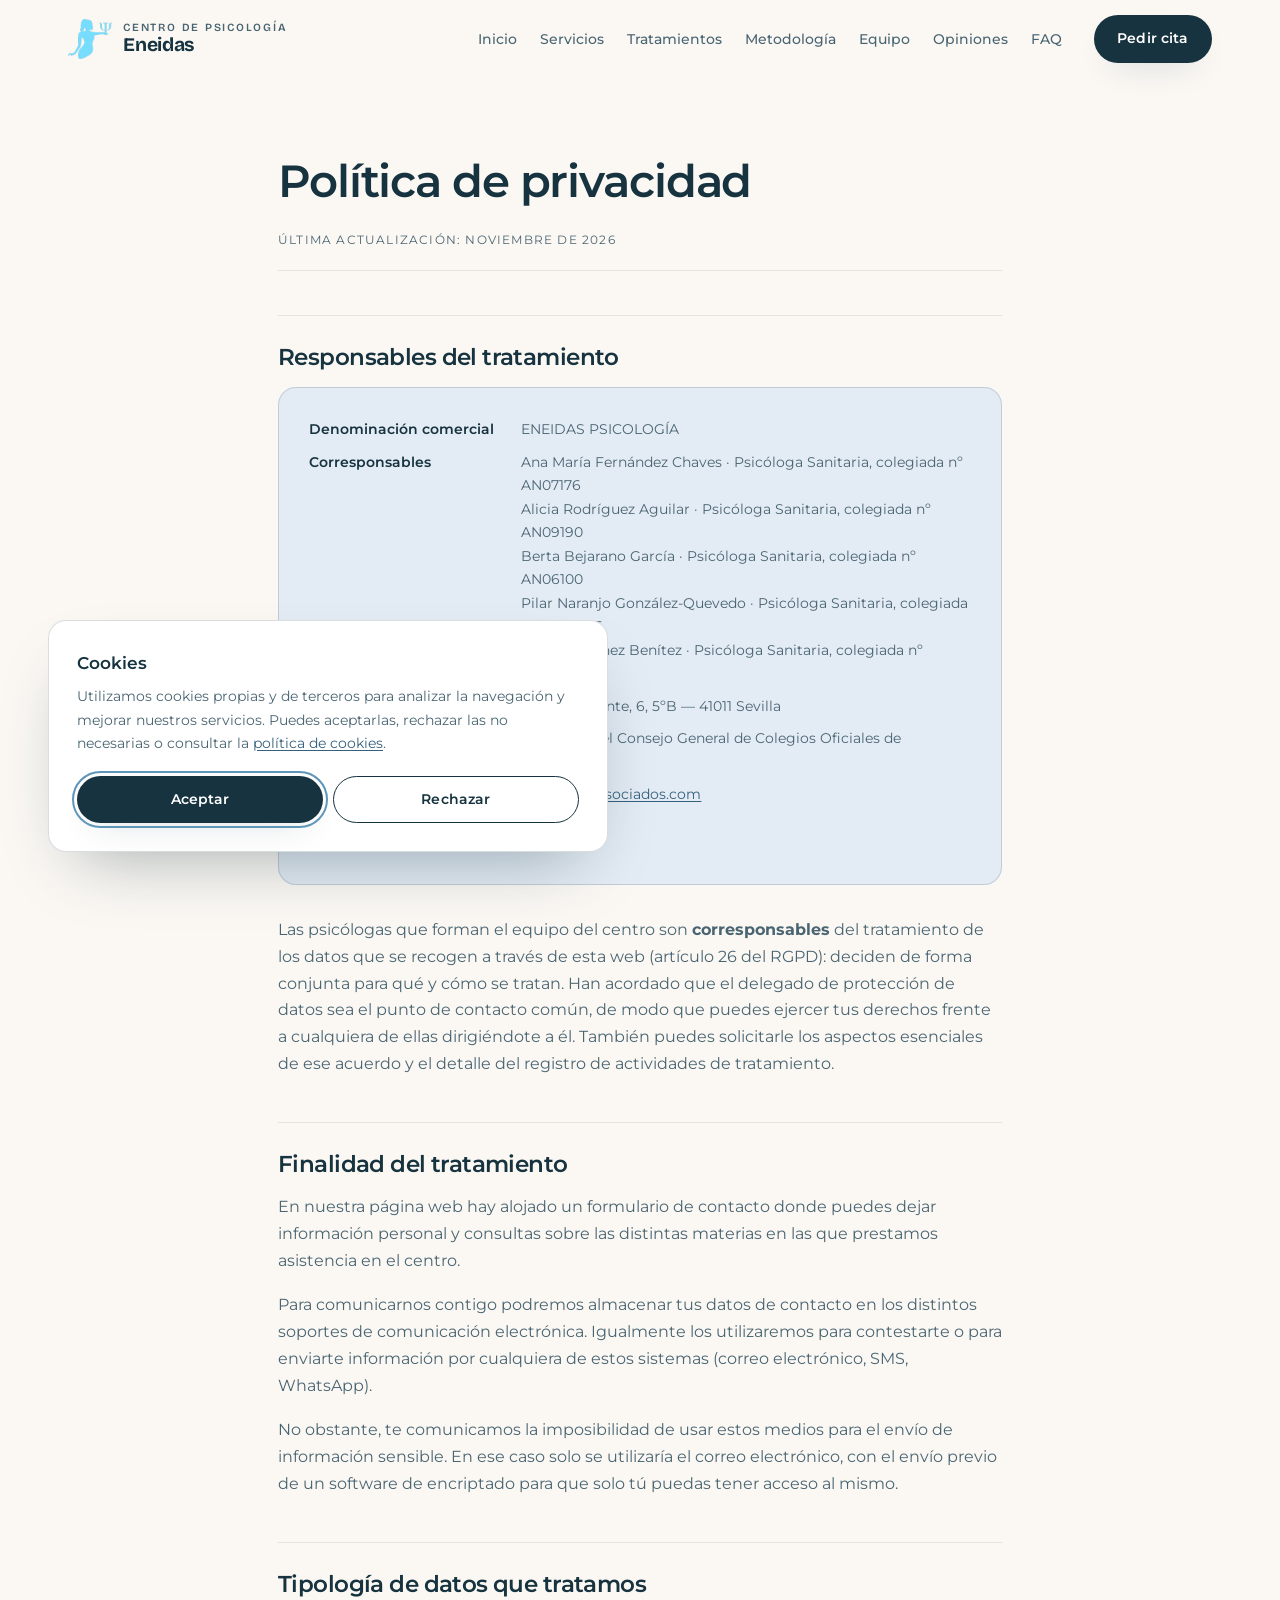
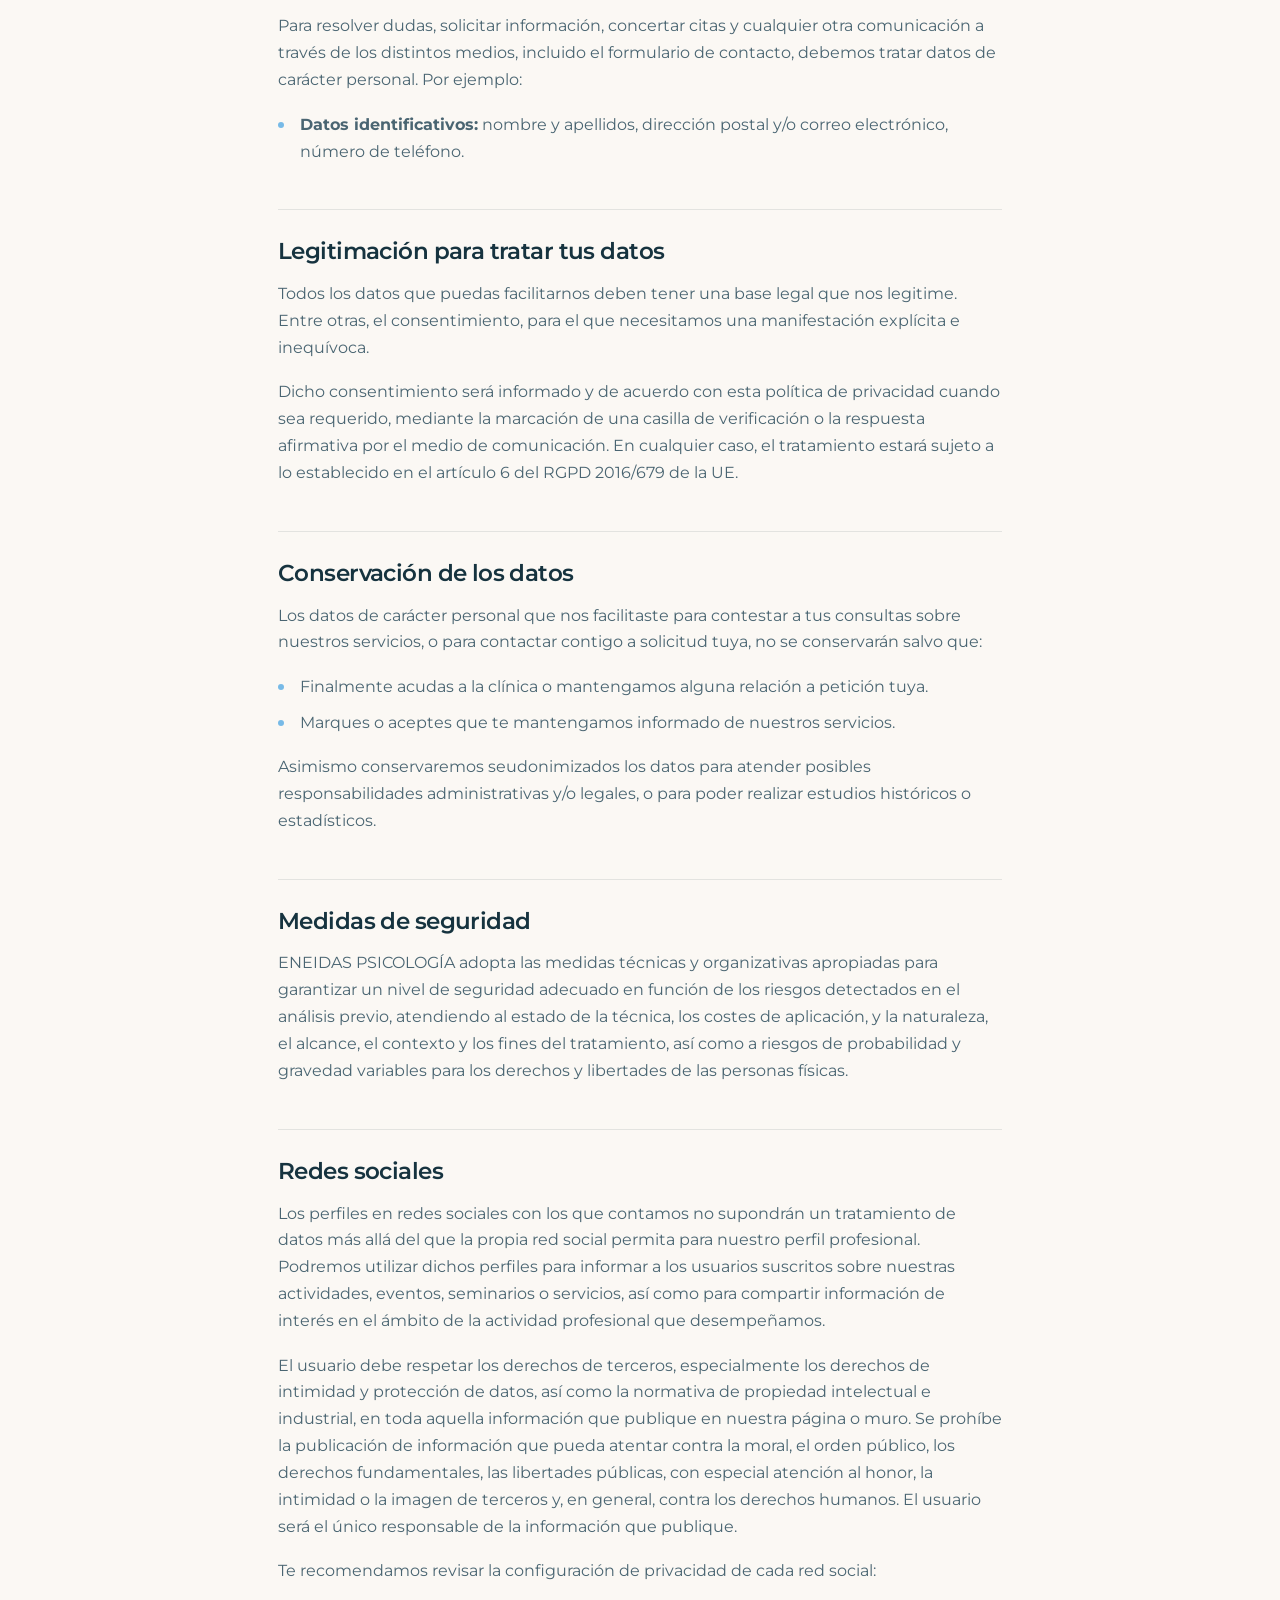
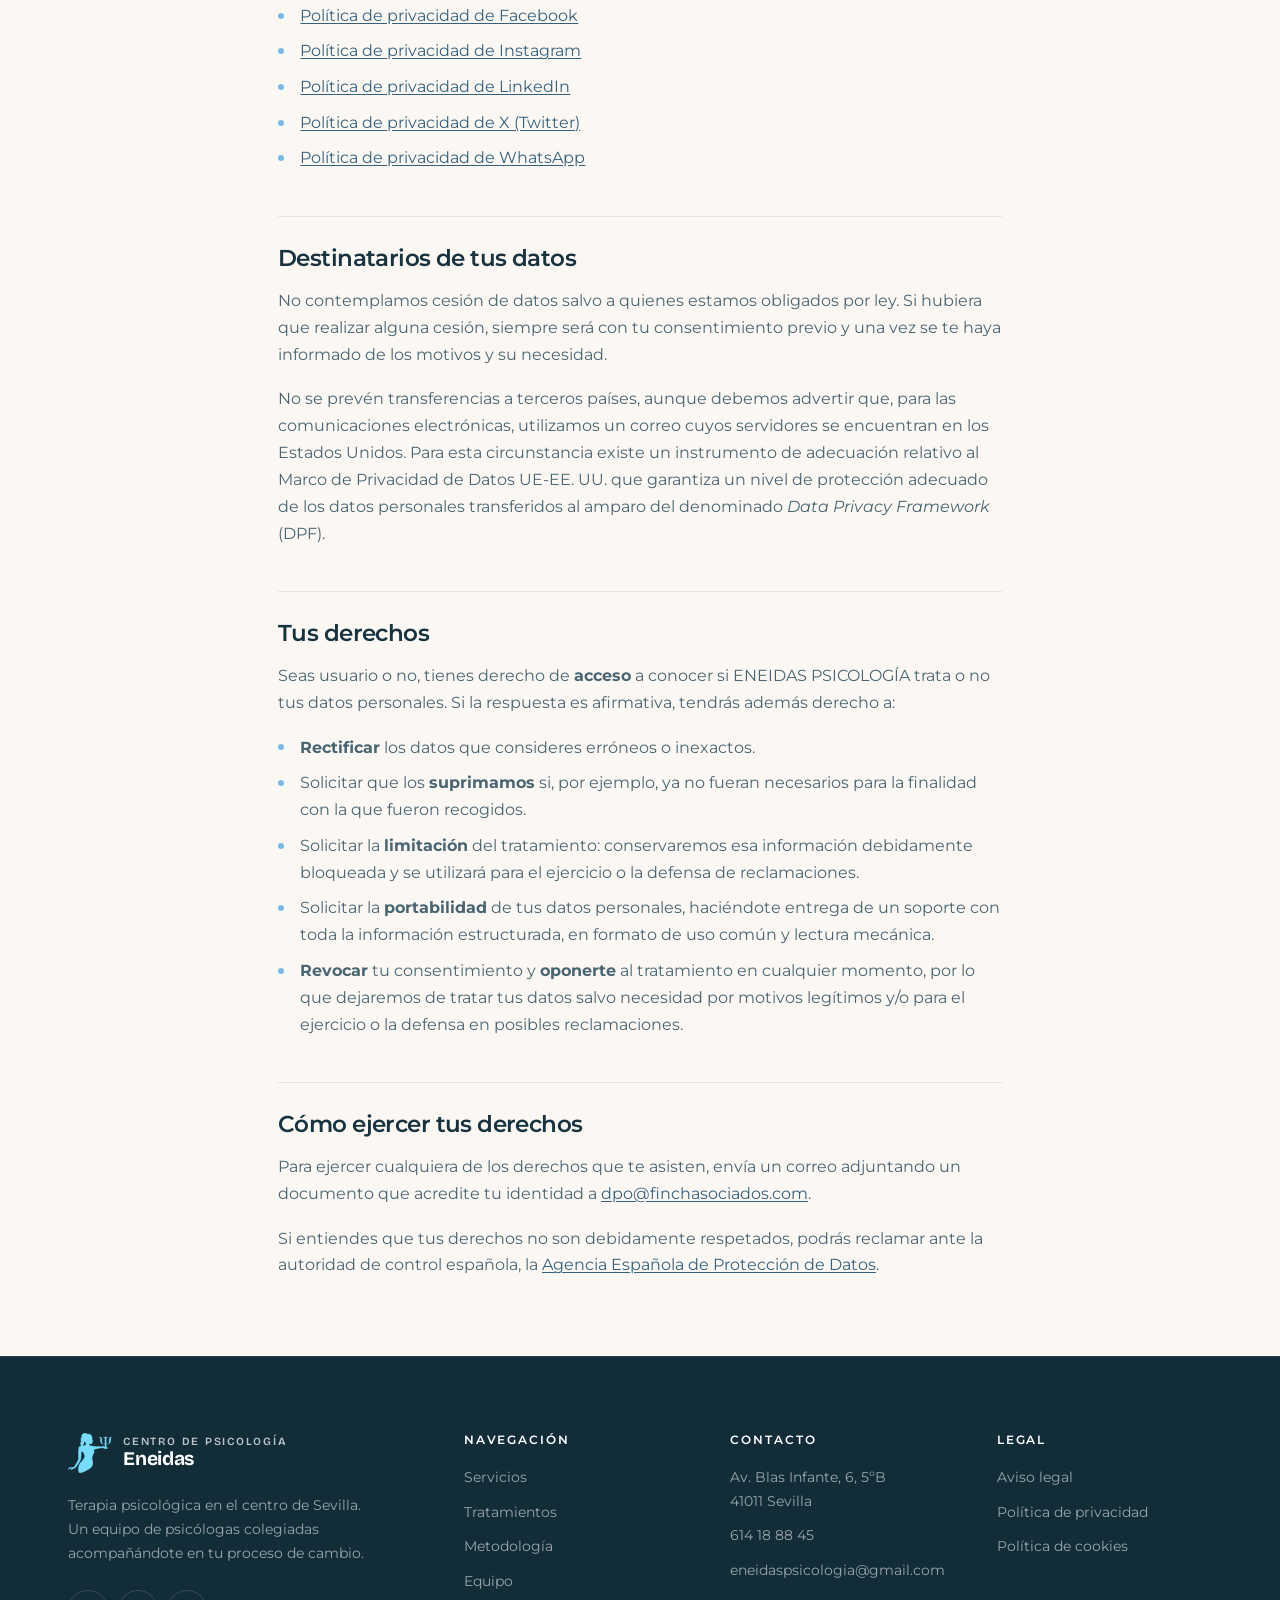
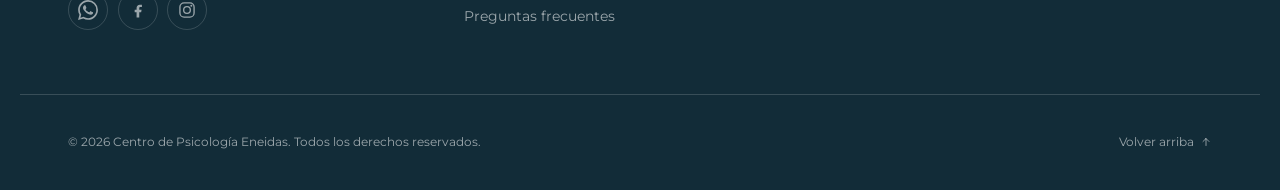
<file: politica-de-privacidad.html>
<!DOCTYPE html>
<html lang="es">
<head>
<meta charset="UTF-8">
<meta name="viewport" content="width=device-width, initial-scale=1">
<title>Política de privacidad | Centro de Psicología Eneidas</title>
<meta name="description" content="Política de privacidad del Centro de Psicología Eneidas: responsable, finalidad, legitimación, conservación, destinatarios y cómo ejercer tus derechos.">
<meta name="robots" content="index, follow">
<meta name="theme-color" content="#16333F">
<link rel="canonical" href="https://www.eneidaspsicologia.com/politica-de-privacidad.html">

<meta property="og:type" content="article">
<meta property="og:site_name" content="Centro de Psicología Eneidas">
<meta property="og:url" content="https://www.eneidaspsicologia.com/politica-de-privacidad.html">
<meta property="og:title" content="Política de privacidad | Centro de Psicología Eneidas">
<meta property="og:description" content="Quién trata tus datos, con qué finalidad, durante cuánto tiempo y cómo ejercer tus derechos.">
<meta property="og:image" content="https://www.eneidaspsicologia.com/assets/img/og-card.jpg">
<meta property="og:image:width" content="1200">
<meta property="og:image:height" content="630">
<meta property="og:locale" content="es_ES">
<meta name="twitter:card" content="summary_large_image">

<link rel="icon" href="favicon.ico" sizes="any">
<link rel="icon" href="assets/icons/favicon-32.png" sizes="32x32">
<link rel="icon" href="assets/icons/favicon-192.png" sizes="192x192">
<link rel="apple-touch-icon" href="assets/icons/apple-touch-icon.png">

<link rel="preload" as="font" type="font/woff2" href="assets/fonts/montserrat-variable.woff2" crossorigin>
<link rel="stylesheet" href="assets/css/style.css?v=a6f47e41">
</head>
<body class="page-legal" data-root=".">

<a class="skip-link" href="#main">Saltar al contenido</a>

<!-- comun:cabecera -->
<header class="header" id="header">
  <div class="wrap header__inner">
    <a class="brand" href="index.html" aria-label="Centro de Psicología Eneidas, inicio">
      <span class="brand__mark" aria-hidden="true"><img src="assets/img/logo-mark.png" alt="" width="44" height="40"></span>
      <span class="brand__text"><em>Centro de Psicología</em><strong>Eneidas</strong></span>
    </a>
    <nav class="nav" id="nav" aria-label="Navegación principal">
      <ul class="nav__list">
        <li><a class="nav__link" href="index.html">Inicio</a></li>
        <li><a class="nav__link" href="index.html#servicios">Servicios</a></li>
        <li><a class="nav__link" href="index.html#tratamientos">Tratamientos</a></li>
        <li><a class="nav__link" href="index.html#metodologia">Metodología</a></li>
        <li><a class="nav__link" href="index.html#equipo">Equipo</a></li>
        <li><a class="nav__link" href="index.html#opiniones">Opiniones</a></li>
        <li><a class="nav__link" href="index.html#faq">FAQ</a></li>
      </ul>
      <a class="btn btn--primary nav__cta" href="index.html#contacto">Pedir cita</a>
    </nav>
    <button class="burger" id="burger" aria-label="Abrir menú" aria-expanded="false" aria-controls="nav">
      <span></span><span></span><span></span>
    </button>
  </div>
</header>
<div class="nav-overlay" id="navOverlay" hidden></div>
<!-- /comun:cabecera -->

<main id="main">
  <article class="wrap legal">

    <h1>Política de privacidad</h1>
    <p class="legal__meta">Última actualización: noviembre de 2026</p>

    <h2>Responsables del tratamiento</h2>

    <div class="legal__card">
      <dl>
        <dt>Denominación comercial</dt>
        <dd>ENEIDAS PSICOLOGÍA</dd>

        <dt>Corresponsables</dt>
        <dd>
          Ana María Fernández Chaves · Psicóloga Sanitaria, colegiada nº AN07176<br>
          Alicia Rodríguez Aguilar · Psicóloga Sanitaria, colegiada nº AN09190<br>
          Berta Bejarano García · Psicóloga Sanitaria, colegiada nº AN06100<br>
          Pilar Naranjo González-Quevedo · Psicóloga Sanitaria, colegiada nº AN07736<br>
          Carmen Núñez Benítez · Psicóloga Sanitaria, colegiada nº AN10799
        </dd>

        <dt>Domicilio del centro</dt>
        <dd>Av. Blas Infante, 6, 5ºB — 41011 Sevilla</dd>

        <dt>Código deontológico</dt>
        <dd>Sujetas al del Consejo General de Colegios Oficiales de Psicólogos</dd>

        <dt>Punto de contacto y delegado de protección de datos</dt>
        <dd><a href="mailto:dpo@finchasociados.com">dpo@finchasociados.com</a></dd>
      </dl>
    </div>

    <p>Las psicólogas que forman el equipo del centro son <strong>corresponsables</strong>
    del tratamiento de los datos que se recogen a través de esta web (artículo 26
    del RGPD): deciden de forma conjunta para qué y cómo se tratan. Han acordado
    que el delegado de protección de datos sea el punto de contacto común, de modo
    que puedes ejercer tus derechos frente a cualquiera de ellas dirigiéndote a él.
    También puedes solicitarle los aspectos esenciales de ese acuerdo y el detalle
    del registro de actividades de tratamiento.</p>

    <h2>Finalidad del tratamiento</h2>

    <p>En nuestra página web hay alojado un formulario de contacto donde puedes
    dejar información personal y consultas sobre las distintas materias en las que
    prestamos asistencia en el centro.</p>

    <p>Para comunicarnos contigo podremos almacenar tus datos de contacto en los
    distintos soportes de comunicación electrónica. Igualmente los utilizaremos
    para contestarte o para enviarte información por cualquiera de estos sistemas
    (correo electrónico, SMS, WhatsApp).</p>

    <p>No obstante, te comunicamos la imposibilidad de usar estos medios para el
    envío de información sensible. En ese caso solo se utilizaría el correo
    electrónico, con el envío previo de un software de encriptado para que solo tú
    puedas tener acceso al mismo.</p>

    <h2>Tipología de datos que tratamos</h2>

    <p>Para resolver dudas, solicitar información, concertar citas y cualquier otra
    comunicación a través de los distintos medios, incluido el formulario de
    contacto, debemos tratar datos de carácter personal. Por ejemplo:</p>

    <ul>
      <li><strong>Datos identificativos:</strong> nombre y apellidos, dirección
      postal y/o correo electrónico, número de teléfono.</li>
    </ul>

    <h2>Legitimación para tratar tus datos</h2>

    <p>Todos los datos que puedas facilitarnos deben tener una base legal que nos
    legitime. Entre otras, el consentimiento, para el que necesitamos una
    manifestación explícita e inequívoca.</p>

    <p>Dicho consentimiento será informado y de acuerdo con esta política de
    privacidad cuando sea requerido, mediante la marcación de una casilla de
    verificación o la respuesta afirmativa por el medio de comunicación. En
    cualquier caso, el tratamiento estará sujeto a lo establecido en el artículo 6
    del RGPD 2016/679 de la UE.</p>

    <h2>Conservación de los datos</h2>

    <p>Los datos de carácter personal que nos facilitaste para contestar a tus
    consultas sobre nuestros servicios, o para contactar contigo a solicitud tuya,
    no se conservarán salvo que:</p>

    <ul>
      <li>Finalmente acudas a la clínica o mantengamos alguna relación a petición tuya.</li>
      <li>Marques o aceptes que te mantengamos informado de nuestros servicios.</li>
    </ul>

    <p>Asimismo conservaremos seudonimizados los datos para atender posibles
    responsabilidades administrativas y/o legales, o para poder realizar estudios
    históricos o estadísticos.</p>

    <h2>Medidas de seguridad</h2>

    <p>ENEIDAS PSICOLOGÍA adopta las medidas técnicas y organizativas apropiadas
    para garantizar un nivel de seguridad adecuado en función de los riesgos
    detectados en el análisis previo, atendiendo al estado de la técnica, los
    costes de aplicación, y la naturaleza, el alcance, el contexto y los fines del
    tratamiento, así como a riesgos de probabilidad y gravedad variables para los
    derechos y libertades de las personas físicas.</p>

    <h2>Redes sociales</h2>

    <p>Los perfiles en redes sociales con los que contamos no supondrán un
    tratamiento de datos más allá del que la propia red social permita para nuestro
    perfil profesional. Podremos utilizar dichos perfiles para informar a los
    usuarios suscritos sobre nuestras actividades, eventos, seminarios o servicios,
    así como para compartir información de interés en el ámbito de la actividad
    profesional que desempeñamos.</p>

    <p>El usuario debe respetar los derechos de terceros, especialmente los
    derechos de intimidad y protección de datos, así como la normativa de propiedad
    intelectual e industrial, en toda aquella información que publique en nuestra
    página o muro. Se prohíbe la publicación de información que pueda atentar
    contra la moral, el orden público, los derechos fundamentales, las libertades
    públicas, con especial atención al honor, la intimidad o la imagen de terceros
    y, en general, contra los derechos humanos. El usuario será el único
    responsable de la información que publique.</p>

    <p>Te recomendamos revisar la configuración de privacidad de cada red social:</p>

    <ul>
      <li><a href="https://www.facebook.com/privacy/policy/" target="_blank" rel="noopener">Política de privacidad de Facebook</a></li>
      <li><a href="https://privacycenter.instagram.com/policy" target="_blank" rel="noopener">Política de privacidad de Instagram</a></li>
      <li><a href="https://www.linkedin.com/legal/privacy-policy" target="_blank" rel="noopener">Política de privacidad de LinkedIn</a></li>
      <li><a href="https://x.com/es/privacy" target="_blank" rel="noopener">Política de privacidad de X (Twitter)</a></li>
      <li><a href="https://www.whatsapp.com/legal/privacy-policy-eea" target="_blank" rel="noopener">Política de privacidad de WhatsApp</a></li>
    </ul>

    <h2>Destinatarios de tus datos</h2>

    <p>No contemplamos cesión de datos salvo a quienes estamos obligados por ley.
    Si hubiera que realizar alguna cesión, siempre será con tu consentimiento
    previo y una vez se te haya informado de los motivos y su necesidad.</p>

    <p>No se prevén transferencias a terceros países, aunque debemos advertir que,
    para las comunicaciones electrónicas, utilizamos un correo cuyos servidores se
    encuentran en los Estados Unidos. Para esta circunstancia existe un instrumento
    de adecuación relativo al Marco de Privacidad de Datos UE-EE. UU. que garantiza
    un nivel de protección adecuado de los datos personales transferidos al amparo
    del denominado <em>Data Privacy Framework</em> (DPF).</p>

    <h2>Tus derechos</h2>

    <p>Seas usuario o no, tienes derecho de <strong>acceso</strong> a conocer si
    ENEIDAS PSICOLOGÍA trata o no tus datos personales. Si la respuesta es
    afirmativa, tendrás además derecho a:</p>

    <ul>
      <li><strong>Rectificar</strong> los datos que consideres erróneos o inexactos.</li>
      <li>Solicitar que los <strong>suprimamos</strong> si, por ejemplo, ya no
      fueran necesarios para la finalidad con la que fueron recogidos.</li>
      <li>Solicitar la <strong>limitación</strong> del tratamiento: conservaremos
      esa información debidamente bloqueada y se utilizará para el ejercicio o la
      defensa de reclamaciones.</li>
      <li>Solicitar la <strong>portabilidad</strong> de tus datos personales,
      haciéndote entrega de un soporte con toda la información estructurada, en
      formato de uso común y lectura mecánica.</li>
      <li><strong>Revocar</strong> tu consentimiento y <strong>oponerte</strong> al
      tratamiento en cualquier momento, por lo que dejaremos de tratar tus datos
      salvo necesidad por motivos legítimos y/o para el ejercicio o la defensa en
      posibles reclamaciones.</li>
    </ul>

    <h2>Cómo ejercer tus derechos</h2>

    <p>Para ejercer cualquiera de los derechos que te asisten, envía un correo
    adjuntando un documento que acredite tu identidad a
    <a href="mailto:dpo@finchasociados.com">dpo@finchasociados.com</a>.</p>

    <p>Si entiendes que tus derechos no son debidamente respetados, podrás reclamar
    ante la autoridad de control española, la
    <a href="https://www.aepd.es" target="_blank" rel="noopener">Agencia Española de
    Protección de Datos</a>.</p>

  </article>
</main>

<!-- comun:pie -->
<footer class="footer">
  <div class="wrap footer__inner">
    <div class="footer__brand">
      <a class="brand brand--light" href="index.html">
        <span class="brand__mark" aria-hidden="true"><img src="assets/img/logo-mark.png" alt="" width="44" height="40"></span>
        <span class="brand__text"><em>Centro de Psicología</em><strong>Eneidas</strong></span>
      </a>
      <p>Terapia psicológica en el centro de Sevilla. Un equipo de psicólogas colegiadas acompañándote en tu proceso de cambio.</p>
      <div class="footer__social">
        <a href="https://wa.me/34614188845?text=Hola%2C%20me%20gustar%C3%ADa%20pedir%20cita." target="_blank" rel="noopener" aria-label="WhatsApp" data-tip="WhatsApp"><svg class="ico" aria-hidden="true"><use href="#i-whatsapp"></use></svg></a>
        <a href="https://www.facebook.com/people/Centro-de-Psicolog%C3%ADa-Eneidas/100063482472601/" target="_blank" rel="noopener" aria-label="Facebook" data-tip="Facebook"><svg class="ico" aria-hidden="true"><use href="#i-fb"></use></svg></a>
        <a href="https://www.instagram.com/centrodepsicologiaeneidas/" target="_blank" rel="noopener" aria-label="Instagram" data-tip="Instagram"><svg class="ico" aria-hidden="true"><use href="#i-ig"></use></svg></a>
      </div>
    </div>
    <nav class="footer__col" aria-label="Enlaces del sitio">
      <h3>Navegación</h3>
      <ul>
        <li><a href="index.html#servicios">Servicios</a></li>
        <li><a href="index.html#tratamientos">Tratamientos</a></li>
        <li><a href="index.html#metodologia">Metodología</a></li>
        <li><a href="index.html#equipo">Equipo</a></li>
        <li><a href="index.html#faq">Preguntas frecuentes</a></li>
      </ul>
    </nav>
    <div class="footer__col">
      <h3>Contacto</h3>
      <ul>
        <li>Av. Blas Infante, 6, 5ºB<br>41011 Sevilla</li>
        <li><a href="tel:+34614188845">614 18 88 45</a></li>
        <li><a href="mailto:eneidaspsicologia@gmail.com">eneidaspsicologia@gmail.com</a></li>
      </ul>
    </div>
    <div class="footer__col">
      <h3>Legal</h3>
      <ul>
        <li><a href="aviso-legal.html">Aviso legal</a></li>
        <li><a href="politica-de-privacidad.html">Política de privacidad</a></li>
        <li><a href="politica-de-cookies.html">Política de cookies</a></li>
      </ul>
    </div>
  </div>
  <div class="wrap footer__bottom">
    <p>© <span id="year">2026</span> Centro de Psicología Eneidas. Todos los derechos reservados.</p>
    <a class="footer__top" href="#main">Volver arriba <svg class="ico ico--up" aria-hidden="true"><use href="#i-arrow"></use></svg></a>
  </div>
</footer>
<!-- /comun:pie -->

<!-- comun:sprite -->
<svg class="sprite" xmlns="http://www.w3.org/2000/svg" aria-hidden="true" focusable="false">
  
  <symbol id="i-whatsapp" viewBox="0 0 24 24"><path fill="currentColor" d="M17.472 14.382c-.297-.149-1.758-.867-2.03-.967-.273-.099-.471-.148-.67.15-.197.297-.767.966-.94 1.164-.173.199-.347.223-.644.075-.297-.15-1.255-.463-2.39-1.475-.883-.788-1.48-1.761-1.653-2.059-.173-.297-.018-.458.13-.606.134-.133.298-.347.446-.52.149-.174.198-.298.298-.497.099-.198.05-.371-.025-.52-.075-.149-.669-1.612-.916-2.207-.242-.579-.487-.5-.669-.51-.173-.008-.371-.01-.57-.01-.198 0-.52.074-.792.372-.272.297-1.04 1.016-1.04 2.479 0 1.462 1.065 2.875 1.213 3.074.149.198 2.096 3.2 5.077 4.487.709.306 1.262.489 1.694.625.712.227 1.36.195 1.871.118.571-.085 1.758-.719 2.006-1.413.248-.694.248-1.289.173-1.413-.074-.124-.272-.198-.57-.347m-5.421 7.403h-.004a9.87 9.87 0 01-5.031-1.378l-.361-.214-3.741.982.998-3.648-.235-.374a9.86 9.86 0 01-1.51-5.26c.001-5.45 4.436-9.884 9.888-9.884 2.64 0 5.122 1.03 6.988 2.898a9.825 9.825 0 012.893 6.994c-.003 5.45-4.437 9.884-9.885 9.884m8.413-18.297A11.815 11.815 0 0012.05 0C5.495 0 .16 5.335.157 11.892c0 2.096.547 4.142 1.588 5.945L.057 24l6.305-1.654a11.882 11.882 0 005.683 1.448h.005c6.554 0 11.89-5.335 11.893-11.893a11.821 11.821 0 00-3.48-8.413Z"/></symbol>
  <symbol id="i-pause" viewBox="0 0 24 24"><path d="M8 5v14M16 5v14" fill="none" stroke="currentColor" stroke-width="2.2" stroke-linecap="round"/></symbol>
  <symbol id="i-play" viewBox="0 0 24 24"><path d="M8 5.5v13l11-6.5Z" fill="currentColor" stroke="currentColor" stroke-width="1.6" stroke-linejoin="round"/></symbol>
  <symbol id="i-pin" viewBox="0 0 24 24"><path d="M12 21s7-6.2 7-11a7 7 0 1 0-14 0c0 4.8 7 11 7 11Z" fill="none" stroke="currentColor" stroke-width="1.6"/><circle cx="12" cy="10" r="2.6" fill="none" stroke="currentColor" stroke-width="1.6"/></symbol>
  <symbol id="i-phone" viewBox="0 0 24 24"><path d="M6.5 3h3l1.5 4-2 1.5a12 12 0 0 0 6.5 6.5L17 13l4 1.5v3a2.5 2.5 0 0 1-2.8 2.5A16.5 16.5 0 0 1 3.5 5.8 2.5 2.5 0 0 1 6 3Z" fill="none" stroke="currentColor" stroke-width="1.6" stroke-linejoin="round"/></symbol>
  <symbol id="i-mail" viewBox="0 0 24 24"><rect x="3" y="5" width="18" height="14" rx="2.5" fill="none" stroke="currentColor" stroke-width="1.6"/><path d="m4 7 8 6 8-6" fill="none" stroke="currentColor" stroke-width="1.6" stroke-linecap="round"/></symbol>
  <symbol id="i-fb" viewBox="0 0 24 24"><path d="M14.5 8.5h2.2V5.6h-2.4c-2.6 0-4 1.6-4 4v2H8v3h2.3V21h3.2v-6.4h2.3l.5-3h-2.8V9.8c0-.9.3-1.3 1-1.3Z" fill="currentColor"/></symbol>
  <symbol id="i-ig" viewBox="0 0 24 24"><rect x="3.5" y="3.5" width="17" height="17" rx="5" fill="none" stroke="currentColor" stroke-width="1.6"/><circle cx="12" cy="12" r="4" fill="none" stroke="currentColor" stroke-width="1.6"/><circle cx="17.2" cy="6.8" r="1.2" fill="currentColor"/></symbol>
  <symbol id="i-arrow" viewBox="0 0 24 24"><path d="M5 12h14m-6-6 6 6-6 6" fill="none" stroke="currentColor" stroke-width="1.8" stroke-linecap="round" stroke-linejoin="round"/></symbol>
  <symbol id="i-user" viewBox="0 0 24 24"><circle cx="12" cy="8" r="3.8" fill="none" stroke="currentColor" stroke-width="1.6"/><path d="M4.5 20c.8-3.8 3.8-5.8 7.5-5.8s6.7 2 7.5 5.8" fill="none" stroke="currentColor" stroke-width="1.6" stroke-linecap="round"/></symbol>
  <symbol id="i-users" viewBox="0 0 24 24"><circle cx="8.5" cy="9" r="3.2" fill="none" stroke="currentColor" stroke-width="1.6"/><circle cx="16" cy="9.8" r="2.6" fill="none" stroke="currentColor" stroke-width="1.6"/><path d="M2.8 19.5c.7-3.2 3-4.9 5.7-4.9s5 1.7 5.7 4.9M15.4 14.8c2.4.2 4.2 1.8 4.8 4.7" fill="none" stroke="currentColor" stroke-width="1.6" stroke-linecap="round"/></symbol>
  <symbol id="i-home" viewBox="0 0 24 24"><path d="M4 10.5 12 4l8 6.5V19a1.5 1.5 0 0 1-1.5 1.5h-13A1.5 1.5 0 0 1 4 19Z" fill="none" stroke="currentColor" stroke-width="1.6" stroke-linejoin="round"/><path d="M9.5 20.5v-6h5v6" fill="none" stroke="currentColor" stroke-width="1.6"/></symbol>
  <symbol id="i-group" viewBox="0 0 24 24"><circle cx="12" cy="6" r="2.4" fill="none" stroke="currentColor" stroke-width="1.6"/><circle cx="5.5" cy="16" r="2.4" fill="none" stroke="currentColor" stroke-width="1.6"/><circle cx="18.5" cy="16" r="2.4" fill="none" stroke="currentColor" stroke-width="1.6"/><path d="M10.4 7.7 7 13.9m6.6-6.2L17 13.9M8 16.4h8" fill="none" stroke="currentColor" stroke-width="1.6" stroke-linecap="round"/></symbol>
</svg>
<!-- /comun:sprite -->

<script src="assets/js/main.js?v=965f9f44" defer></script>
<script src="assets/js/cookies.js?v=b3bca723" defer></script>
<script src="assets/js/analytics.js?v=fd0b8e64" defer></script>
</body>
</html>
</file>
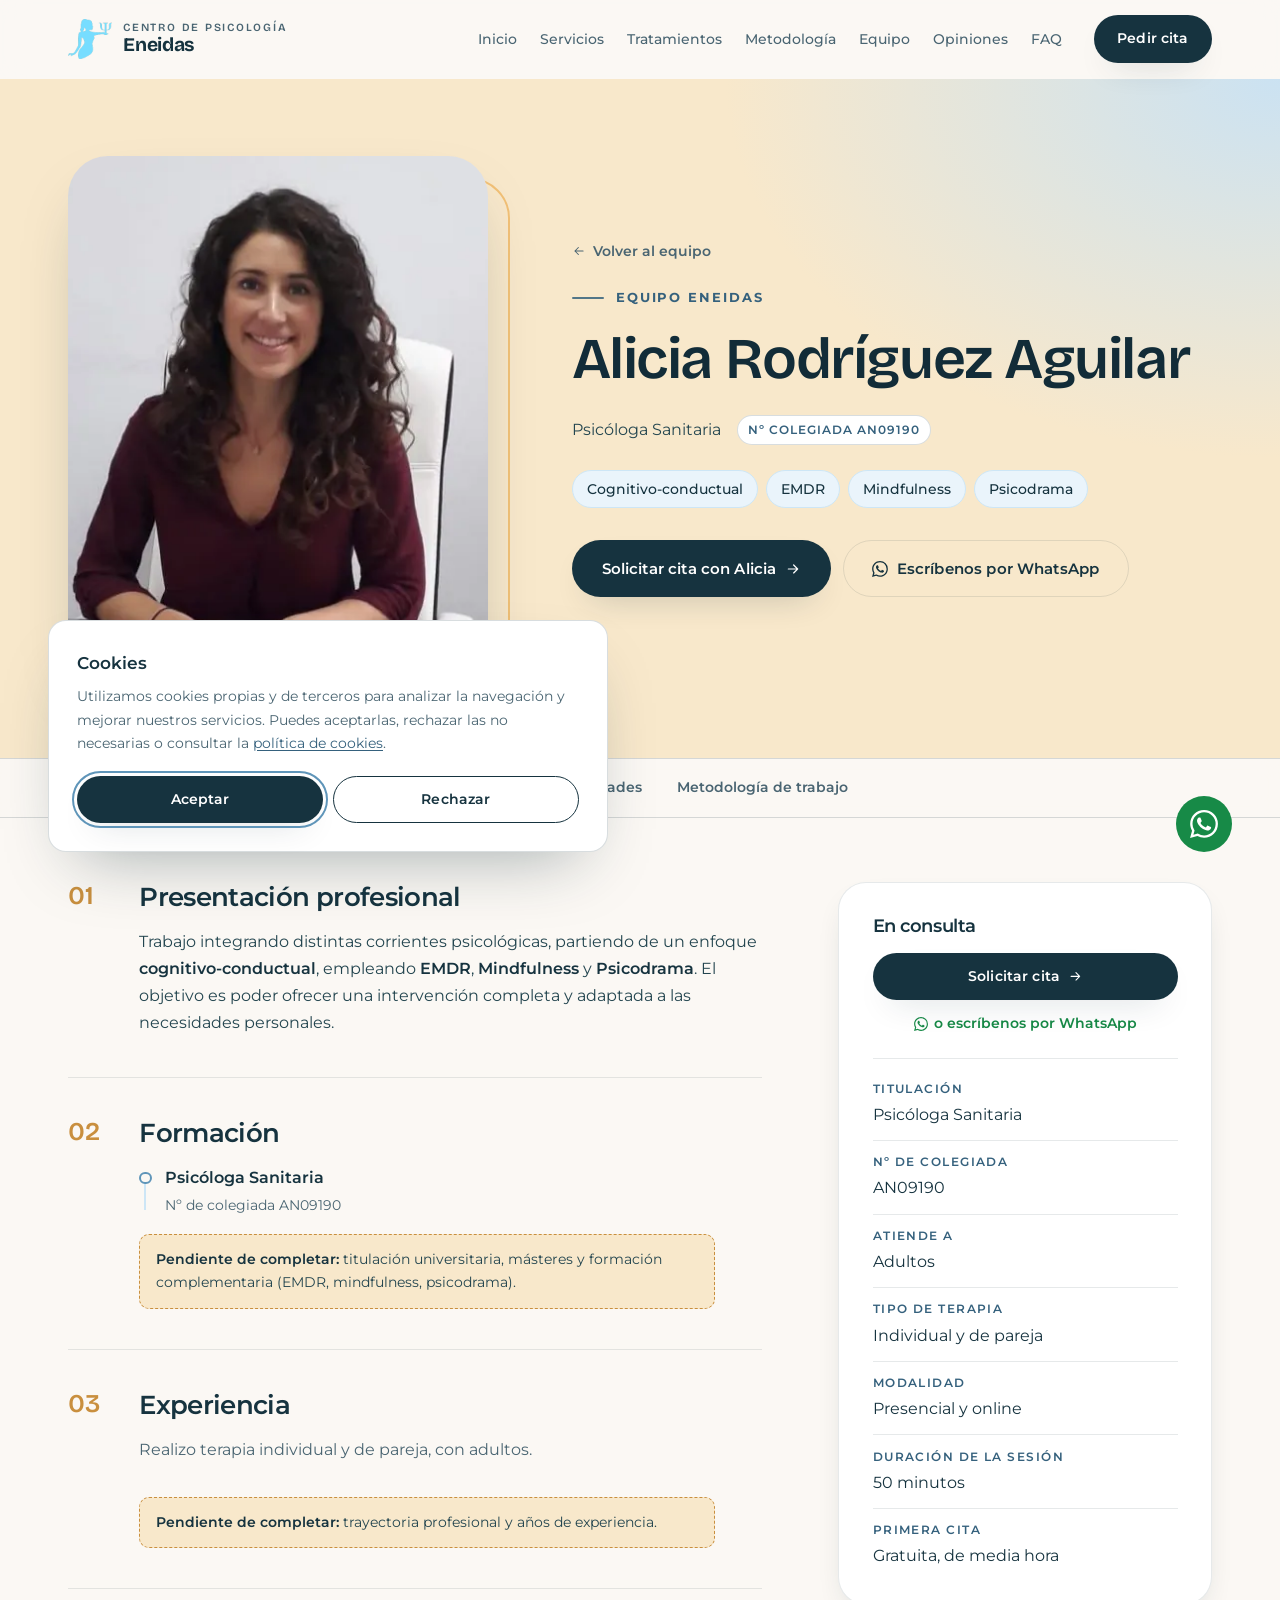
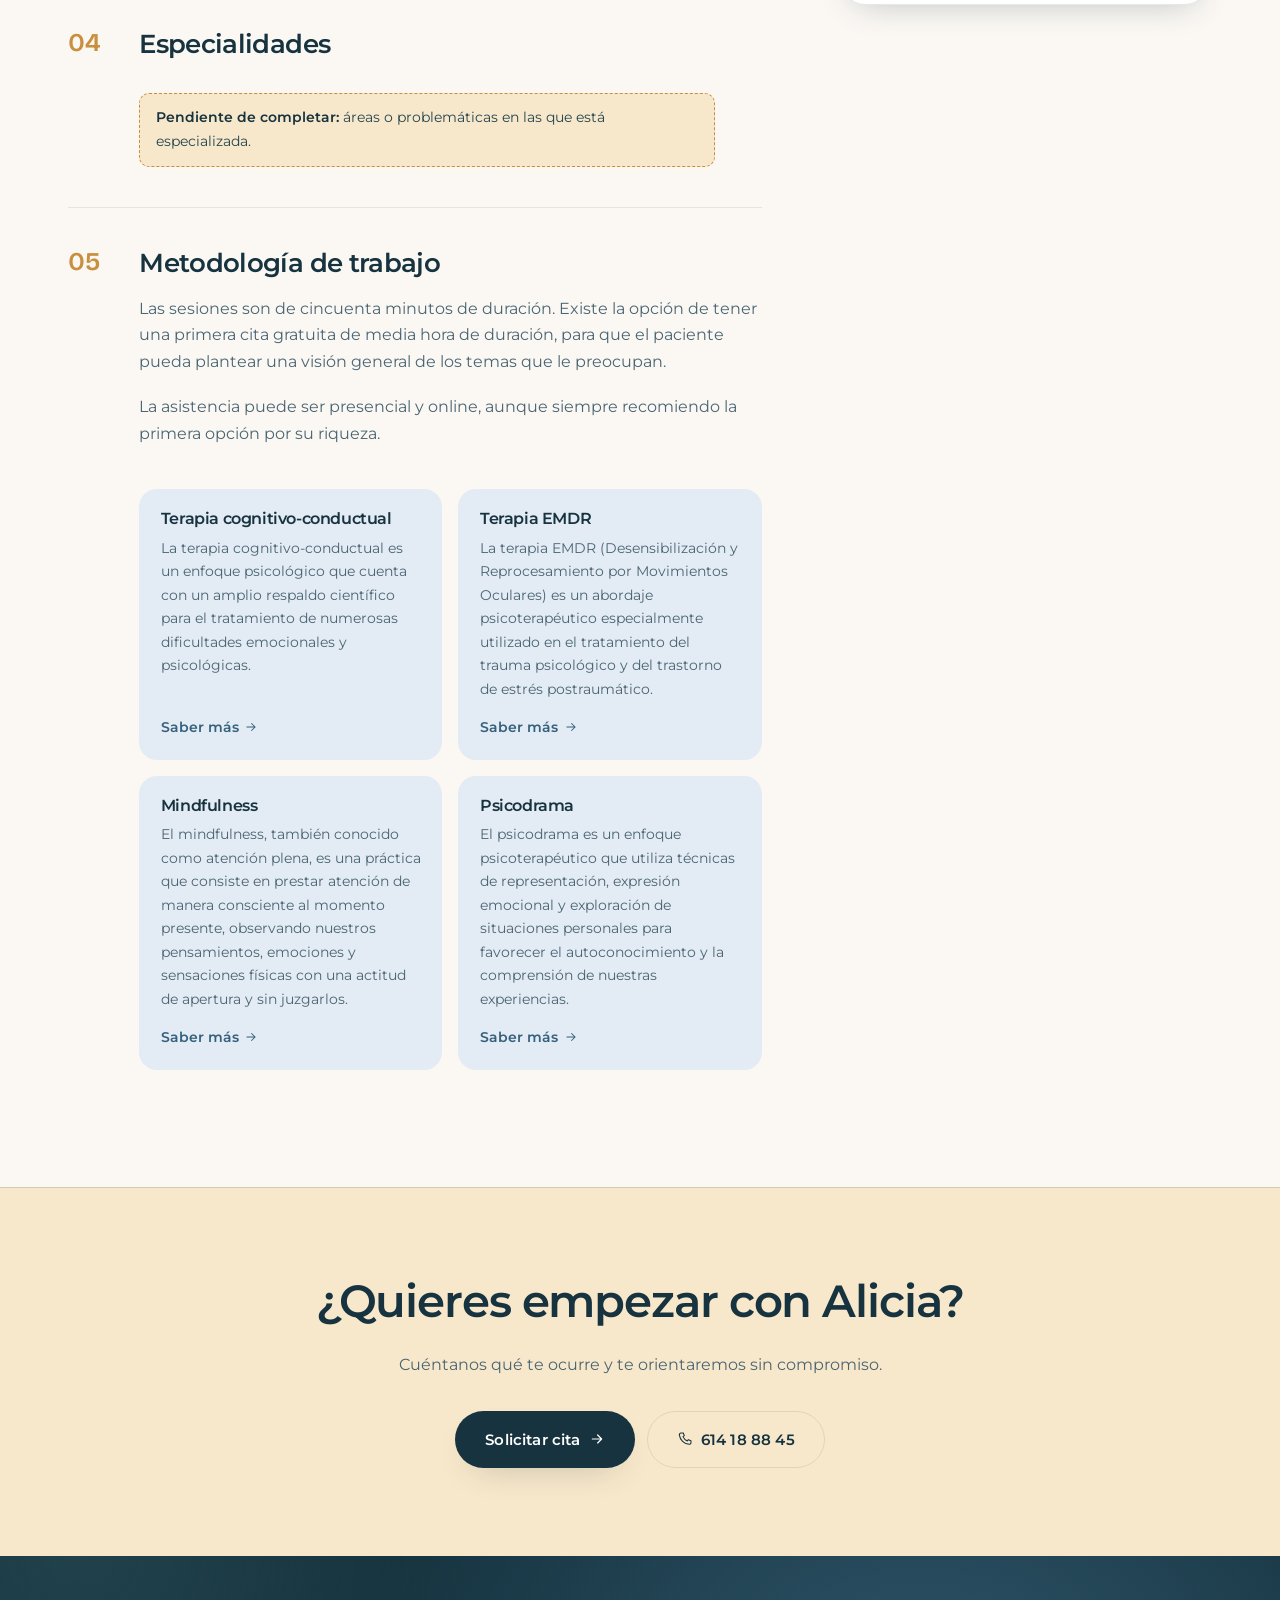
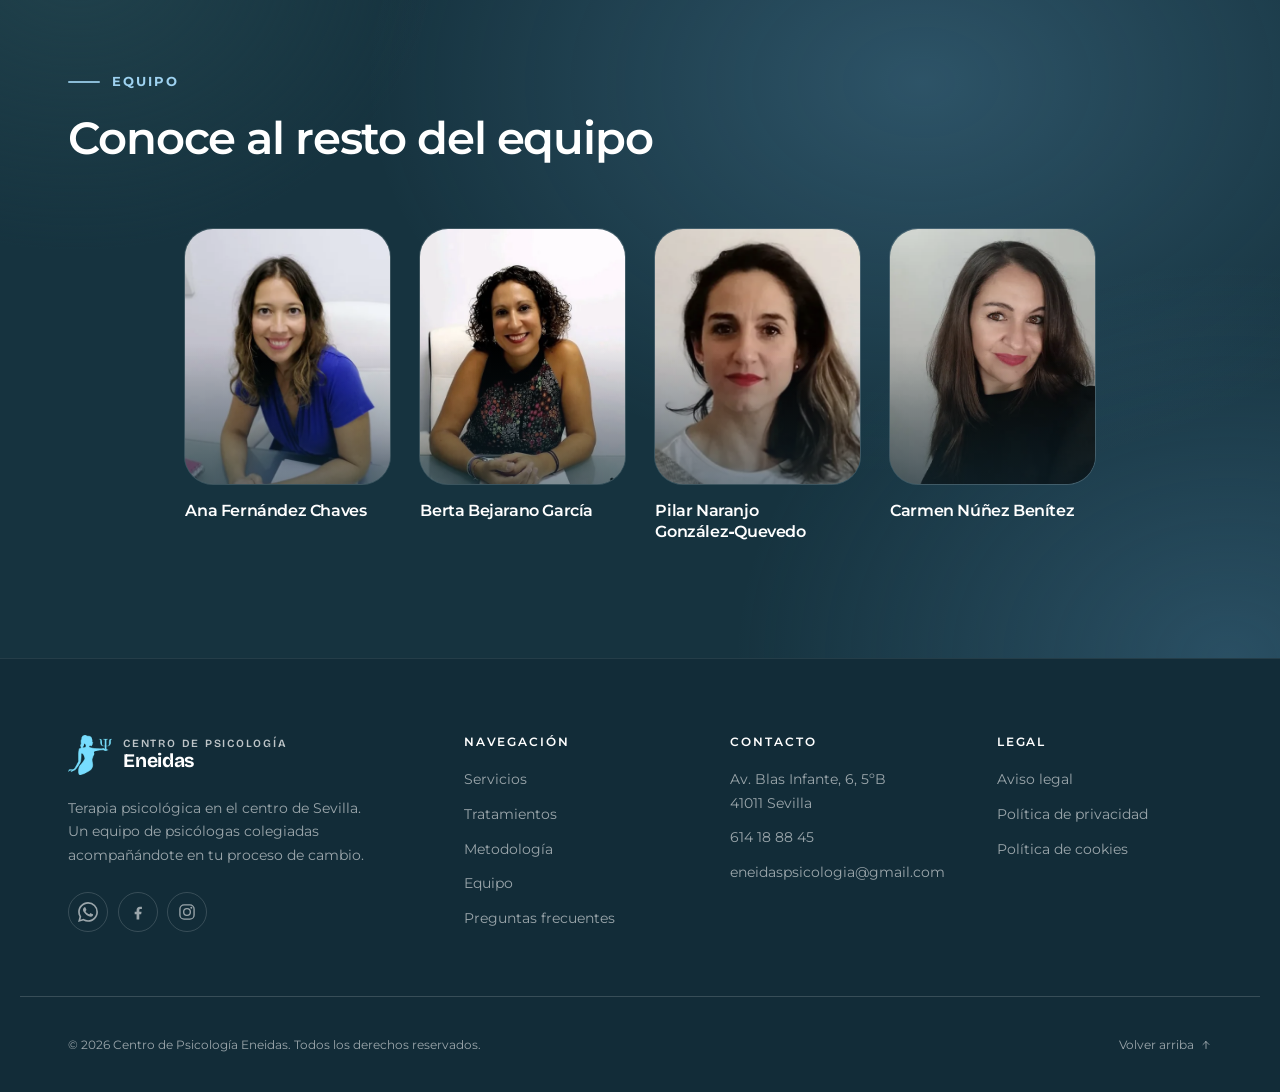
<file: equipo/alicia-rodriguez-aguilar.html>
<!DOCTYPE html>
<html lang="es">
<head>
<meta charset="UTF-8">
<meta name="viewport" content="width=device-width, initial-scale=1">
<title>Alicia Rodríguez Aguilar, psicóloga en Sevilla | Eneidas</title>
<meta name="description" content="Alicia Rodríguez Aguilar, psicóloga en Sevilla: terapia individual y de pareja con adultos. Enfoque cognitivo-conductual con EMDR, mindfulness y psicodrama.">
<meta name="robots" content="index, follow">
<meta name="theme-color" content="#16333F">
<link rel="canonical" href="https://www.eneidaspsicologia.com/equipo/alicia-rodriguez-aguilar.html">

<meta property="og:type" content="profile">
<meta property="og:site_name" content="Centro de Psicología Eneidas">
<meta property="og:url" content="https://www.eneidaspsicologia.com/equipo/alicia-rodriguez-aguilar.html">
<meta property="og:title" content="Alicia Rodríguez Aguilar | Centro de Psicología Eneidas">
<meta property="og:description" content="Alicia Rodríguez Aguilar, psicóloga en Sevilla: terapia individual y de pareja con adultos. Enfoque cognitivo-conductual con EMDR, mindfulness y psicodrama.">
<meta property="og:image" content="https://www.eneidaspsicologia.com/assets/img/equipo/alicia.jpg">
<meta property="og:locale" content="es_ES">
<meta name="twitter:card" content="summary">

<link rel="icon" href="../favicon.ico" sizes="any">
<link rel="icon" href="../assets/icons/favicon-32.png" sizes="32x32">
<link rel="icon" href="../assets/icons/favicon-192.png" sizes="192x192">
<link rel="apple-touch-icon" href="../assets/icons/apple-touch-icon.png">

<link rel="preload" as="image" href="../assets/img/equipo/alicia.webp" type="image/webp" fetchpriority="high">
<link rel="preload" as="font" type="font/woff2" href="../assets/fonts/montserrat-variable.woff2" crossorigin>
<link rel="stylesheet" href="../assets/css/style.css?v=a6f47e41">

<script type="application/ld+json">
{
  "@context": "https://schema.org",
  "@graph": [
    {
      "@type": "Person",
      "@id": "https://www.eneidaspsicologia.com/equipo/alicia-rodriguez-aguilar.html#persona",
      "name": "Alicia Rodríguez Aguilar",
      "jobTitle": "Psicóloga Sanitaria",
      "url": "https://www.eneidaspsicologia.com/equipo/alicia-rodriguez-aguilar.html",
      "image": "https://www.eneidaspsicologia.com/assets/img/equipo/alicia.jpg",
      "knowsAbout": ["Cognitivo-conductual", "EMDR", "Mindfulness", "Psicodrama"],
      "hasCredential": { "@type": "EducationalOccupationalCredential", "credentialCategory": "Colegiación", "identifier": "AN09190" },
      "worksFor": { "@id": "https://www.eneidaspsicologia.com/#centro" }
    },
    {
      "@type": "BreadcrumbList",
      "itemListElement": [
        { "@type": "ListItem", "position": 1, "name": "Inicio", "item": "https://www.eneidaspsicologia.com/" },
        { "@type": "ListItem", "position": 2, "name": "Equipo", "item": "https://www.eneidaspsicologia.com/#equipo" },
        { "@type": "ListItem", "position": 3, "name": "Alicia Rodríguez Aguilar", "item": "https://www.eneidaspsicologia.com/equipo/alicia-rodriguez-aguilar.html" }
      ]
    }
  ]
}
</script>
</head>
<body class="page-profile" data-root="..">

<a class="skip-link" href="#main">Saltar al contenido</a>

<!-- ===================== HEADER ===================== -->
<header class="header" id="header">
  <div class="wrap header__inner">
    <a class="brand" href="../index.html" aria-label="Centro de Psicología Eneidas, inicio">
      <span class="brand__mark" aria-hidden="true"><img src="../assets/img/logo-mark.png" alt="" width="44" height="40"></span>
      <span class="brand__text"><em>Centro de Psicología</em><strong>Eneidas</strong></span>
    </a>
    <nav class="nav" id="nav" aria-label="Navegación principal">
      <ul class="nav__list">
        <li><a class="nav__link" href="../index.html">Inicio</a></li>
        <li><a class="nav__link" href="../index.html#servicios">Servicios</a></li>
        <li><a class="nav__link" href="../index.html#tratamientos">Tratamientos</a></li>
        <li><a class="nav__link" href="../index.html#metodologia">Metodología</a></li>
        <li><a class="nav__link" href="../index.html#equipo">Equipo</a></li>
        <li><a class="nav__link" href="../index.html#opiniones">Opiniones</a></li>
        <li><a class="nav__link" href="../index.html#faq">FAQ</a></li>
      </ul>
      <a class="btn btn--primary nav__cta" href="../index.html#contacto">Pedir cita</a>
    </nav>
    <button class="burger" id="burger" aria-label="Abrir menú" aria-expanded="false" aria-controls="nav">
      <span></span><span></span><span></span>
    </button>
  </div>
</header>
<div class="nav-overlay" id="navOverlay" hidden></div>
<main id="main">

<!-- ===================== CABECERA DE LA FICHA ===================== -->
<section class="profile-hero">
  <div class="wrap profile-hero__inner">
    <figure class="profile__photo">
      <!-- PENDIENTE: fotografía actualizada (vertical 4:5, mínimo 900×1125 px) -->
      <picture><source srcset="../assets/img/equipo/alicia.webp" type="image/webp"><img src="../assets/img/equipo/alicia.jpg" alt="Retrato de Alicia Rodríguez Aguilar" width="400" height="480" fetchpriority="high" decoding="async"></picture>
    </figure>
    <div class="profile__intro">
      <a class="profile__back" href="../index.html#equipo"><svg class="ico" aria-hidden="true"><use href="#i-arrow"></use></svg> Volver al equipo</a>
      <p class="eyebrow"><span class="eyebrow__line"></span> Equipo Eneidas</p>
      <h1 class="profile__name">Alicia Rodríguez Aguilar</h1>
      <p class="profile__role">Psicóloga Sanitaria <span class="profile__badge">Nº Colegiada AN09190</span></p>
      <ul class="profile__chips" aria-label="Enfoques y áreas de trabajo">
        <li>Cognitivo-conductual</li>
        <li>EMDR</li>
        <li>Mindfulness</li>
        <li>Psicodrama</li>
      </ul>
      <div class="profile__actions">
        <a class="btn btn--primary btn--lg" href="../index.html?psicologa=alicia-rodriguez-aguilar#contacto">Solicitar cita con Alicia <svg class="ico" aria-hidden="true"><use href="#i-arrow"></use></svg></a>
        <a class="btn btn--ghost btn--lg" href="https://wa.me/34614188845?text=Hola%2C%20me%20gustar%C3%ADa%20pedir%20cita%20con%20Alicia%20Rodr%C3%ADguez%20Aguilar." target="_blank" rel="noopener"><svg class="ico" aria-hidden="true"><use href="#i-whatsapp"></use></svg> Escríbenos por WhatsApp</a>
      </div>
    </div>
  </div>
</section>

<!-- ===================== ÍNDICE DE LA FICHA ===================== -->
<nav class="profile-toc" aria-label="Apartados de la ficha">
  <div class="wrap">
    <ul class="profile-toc__list">
        <li><a href="#presentacion">Presentación profesional</a></li>
        <li><a href="#formacion">Formación</a></li>
        <li><a href="#experiencia">Experiencia</a></li>
        <li><a href="#especialidades">Especialidades</a></li>
        <li><a href="#metodologia">Metodología de trabajo</a></li>
    </ul>
  </div>
</nav>

<!-- ===================== CONTENIDO ===================== -->
<div class="section profile-body">
  <div class="wrap profile-body__inner">
    <div class="profile__content">

      <section class="profile__section" id="presentacion" aria-labelledby="presentacion-t">
        <p class="profile__num">01</p>
        <h2 class="profile__h" id="presentacion-t">Presentación profesional</h2>
        <p>Trabajo integrando distintas corrientes psicológicas, partiendo de un enfoque <strong>cognitivo-conductual</strong>, empleando <strong>EMDR</strong>, <strong>Mindfulness</strong> y <strong>Psicodrama</strong>. El objetivo es poder ofrecer una intervención completa y adaptada a las necesidades personales.</p>
      </section>

      <section class="profile__section" id="formacion" aria-labelledby="formacion-t">
        <p class="profile__num">02</p>
        <h2 class="profile__h" id="formacion-t">Formación</h2>
        <ol class="timeline">
          <li class="timeline__item"><span class="timeline__title">Psicóloga Sanitaria</span><span class="timeline__meta">Nº de colegiada AN09190</span></li>
        </ol>
        <p class="profile__pending"><strong>Pendiente de completar:</strong> titulación universitaria, másteres y formación complementaria (EMDR, mindfulness, psicodrama).</p>
      </section>

      <section class="profile__section" id="experiencia" aria-labelledby="experiencia-t">
        <p class="profile__num">03</p>
        <h2 class="profile__h" id="experiencia-t">Experiencia</h2>
        <p>Realizo terapia individual y de pareja, con adultos.</p>
        <p class="profile__pending"><strong>Pendiente de completar:</strong> trayectoria profesional y años de experiencia.</p>
      </section>

      <section class="profile__section" id="especialidades" aria-labelledby="especialidades-t">
        <p class="profile__num">04</p>
        <h2 class="profile__h" id="especialidades-t">Especialidades</h2>
        <p class="profile__pending"><strong>Pendiente de completar:</strong> áreas o problemáticas en las que está especializada.</p>
      </section>

      <section class="profile__section" id="metodologia" aria-labelledby="metodologia-t">
        <p class="profile__num">05</p>
        <h2 class="profile__h" id="metodologia-t">Metodología de trabajo</h2>
        <p>Las sesiones son de cincuenta minutos de duración. Existe la opción de tener una primera cita gratuita de media hora de duración, para que el paciente pueda plantear una visión general de los temas que le preocupan.</p>
        <p>La asistencia puede ser presencial y online, aunque siempre recomiendo la primera opción por su riqueza.</p>
        <ul class="approaches">
          <li class="approach">
            <h3 class="approach__title">Terapia cognitivo-conductual</h3>
            <p class="approach__text">La terapia cognitivo-conductual es un enfoque psicológico que cuenta con un amplio respaldo científico para el tratamiento de numerosas dificultades emocionales y psicológicas.</p>
            <a class="approach__link" href="../index.html#metodologia">Saber más <svg class="ico" aria-hidden="true"><use href="#i-arrow"></use></svg></a>
          </li>
          <li class="approach">
            <h3 class="approach__title">Terapia EMDR</h3>
            <p class="approach__text">La terapia EMDR (Desensibilización y Reprocesamiento por Movimientos Oculares) es un abordaje psicoterapéutico especialmente utilizado en el tratamiento del trauma psicológico y del trastorno de estrés postraumático.</p>
            <a class="approach__link" href="../index.html#metodologia">Saber más <svg class="ico" aria-hidden="true"><use href="#i-arrow"></use></svg></a>
          </li>
          <li class="approach">
            <h3 class="approach__title">Mindfulness</h3>
            <p class="approach__text">El mindfulness, también conocido como atención plena, es una práctica que consiste en prestar atención de manera consciente al momento presente, observando nuestros pensamientos, emociones y sensaciones físicas con una actitud de apertura y sin juzgarlos.</p>
            <a class="approach__link" href="../index.html#tratamientos">Saber más <svg class="ico" aria-hidden="true"><use href="#i-arrow"></use></svg></a>
          </li>
          <li class="approach">
            <h3 class="approach__title">Psicodrama</h3>
            <p class="approach__text">El psicodrama es un enfoque psicoterapéutico que utiliza técnicas de representación, expresión emocional y exploración de situaciones personales para favorecer el autoconocimiento y la comprensión de nuestras experiencias.</p>
            <a class="approach__link" href="../index.html#metodologia">Saber más <svg class="ico" aria-hidden="true"><use href="#i-arrow"></use></svg></a>
          </li>
        </ul>
      </section>

    </div>
    <aside class="profile__card" aria-labelledby="ficha-titulo">
      <h2 id="ficha-titulo">En consulta</h2>
      <a class="btn btn--primary btn--block" href="../index.html?psicologa=alicia-rodriguez-aguilar#contacto">Solicitar cita <svg class="ico" aria-hidden="true"><use href="#i-arrow"></use></svg></a>
      <a class="profile__card-wa" href="https://wa.me/34614188845?text=Hola%2C%20me%20gustar%C3%ADa%20pedir%20cita%20con%20Alicia%20Rodr%C3%ADguez%20Aguilar." target="_blank" rel="noopener"><svg class="ico" aria-hidden="true"><use href="#i-whatsapp"></use></svg> o escríbenos por WhatsApp</a>
      <dl class="profile__facts">
          <div><dt>Titulación</dt><dd>Psicóloga Sanitaria</dd></div>
          <div><dt>Nº de colegiada</dt><dd>AN09190</dd></div>
          <div><dt>Atiende a</dt><dd>Adultos</dd></div>
          <div><dt>Tipo de terapia</dt><dd>Individual y de pareja</dd></div>
          <div><dt>Modalidad</dt><dd>Presencial y online</dd></div>
          <div><dt>Duración de la sesión</dt><dd>50 minutos</dd></div>
          <div><dt>Primera cita</dt><dd>Gratuita, de media hora</dd></div>
      </dl>
    </aside>
  </div>
</div>

<!-- ===================== LLAMADA FINAL ===================== -->
<section class="profile-cta">
  <div class="wrap">
    <h2 class="section__title">¿Quieres empezar con Alicia?</h2>
    <p class="section__lead">Cuéntanos qué te ocurre y te orientaremos sin compromiso.</p>
    <div class="profile__actions">
      <a class="btn btn--primary btn--lg" href="../index.html?psicologa=alicia-rodriguez-aguilar#contacto">Solicitar cita <svg class="ico" aria-hidden="true"><use href="#i-arrow"></use></svg></a>
      <a class="btn btn--ghost btn--lg" href="tel:+34614188845"><svg class="ico" aria-hidden="true"><use href="#i-phone"></use></svg> 614 18 88 45</a>
    </div>
  </div>
</section>

<!-- ===================== RESTO DEL EQUIPO ===================== -->
<section class="section section--ink">
  <div class="wrap">
    <header class="section__head">
      <p class="eyebrow eyebrow--light"><span class="eyebrow__line"></span> Equipo</p>
      <h2 class="section__title">Conoce al resto del equipo</h2>
    </header>
    <div class="team">
      <article class="member reveal">
        <a class="member__link" href="ana-fernandez-chaves.html" tabindex="-1" aria-hidden="true"><div class="member__photo"><picture><source srcset="../assets/img/equipo/ana.webp" type="image/webp"><img src="../assets/img/equipo/ana.jpg" alt="Ana Fernández Chaves, psicóloga" width="400" height="480" loading="lazy" decoding="async"></picture></div></a>
        <h3 class="member__name"><a href="ana-fernandez-chaves.html">Ana Fernández Chaves</a></h3>
      </article>
      <article class="member reveal">
        <a class="member__link" href="berta-bejarano-garcia.html" tabindex="-1" aria-hidden="true"><div class="member__photo"><picture><source srcset="../assets/img/equipo/berta.webp" type="image/webp"><img src="../assets/img/equipo/berta.jpg" alt="Berta Bejarano García, psicóloga" width="400" height="480" loading="lazy" decoding="async"></picture></div></a>
        <h3 class="member__name"><a href="berta-bejarano-garcia.html">Berta Bejarano García</a></h3>
      </article>
      <article class="member reveal">
        <a class="member__link" href="pilar-naranjo-gonzalez-quevedo.html" tabindex="-1" aria-hidden="true"><div class="member__photo"><picture><source srcset="../assets/img/equipo/pilar.webp" type="image/webp"><img src="../assets/img/equipo/pilar.jpg" alt="Pilar Naranjo González-Quevedo, psicóloga" width="400" height="480" loading="lazy" decoding="async"></picture></div></a>
        <h3 class="member__name"><a href="pilar-naranjo-gonzalez-quevedo.html">Pilar Naranjo González&#8209;Quevedo</a></h3>
      </article>
      <article class="member reveal">
        <a class="member__link" href="carmen-nunez-benitez.html" tabindex="-1" aria-hidden="true"><div class="member__photo"><picture><source srcset="../assets/img/equipo/carmen.webp" type="image/webp"><img src="../assets/img/equipo/carmen.jpg" alt="Carmen Núñez Benítez, psicóloga" width="400" height="480" loading="lazy" decoding="async"></picture></div></a>
        <h3 class="member__name"><a href="carmen-nunez-benitez.html">Carmen Núñez Benítez</a></h3>
      </article>
    </div>
  </div>
</section>

</main>

<!-- ===================== FOOTER ===================== -->
<footer class="footer">
  <div class="wrap footer__inner">
    <div class="footer__brand">
      <a class="brand brand--light" href="../index.html">
        <span class="brand__mark" aria-hidden="true"><img src="../assets/img/logo-mark.png" alt="" width="44" height="40"></span>
        <span class="brand__text"><em>Centro de Psicología</em><strong>Eneidas</strong></span>
      </a>
      <p>Terapia psicológica en el centro de Sevilla. Un equipo de psicólogas colegiadas acompañándote en tu proceso de cambio.</p>
      <div class="footer__social">
        <a href="https://wa.me/34614188845?text=Hola%2C%20me%20gustar%C3%ADa%20pedir%20cita." target="_blank" rel="noopener" aria-label="WhatsApp" data-tip="WhatsApp"><svg class="ico" aria-hidden="true"><use href="#i-whatsapp"></use></svg></a>
        <a href="https://www.facebook.com/people/Centro-de-Psicolog%C3%ADa-Eneidas/100063482472601/" target="_blank" rel="noopener" aria-label="Facebook" data-tip="Facebook"><svg class="ico" aria-hidden="true"><use href="#i-fb"></use></svg></a>
        <a href="https://www.instagram.com/centrodepsicologiaeneidas/" target="_blank" rel="noopener" aria-label="Instagram" data-tip="Instagram"><svg class="ico" aria-hidden="true"><use href="#i-ig"></use></svg></a>
      </div>
    </div>
    <nav class="footer__col" aria-label="Enlaces del sitio">
      <h3>Navegación</h3>
      <ul>
        <li><a href="../index.html#servicios">Servicios</a></li>
        <li><a href="../index.html#tratamientos">Tratamientos</a></li>
        <li><a href="../index.html#metodologia">Metodología</a></li>
        <li><a href="../index.html#equipo">Equipo</a></li>
        <li><a href="../index.html#faq">Preguntas frecuentes</a></li>
      </ul>
    </nav>
    <div class="footer__col">
      <h3>Contacto</h3>
      <ul>
        <li>Av. Blas Infante, 6, 5ºB<br>41011 Sevilla</li>
        <li><a href="tel:+34614188845">614 18 88 45</a></li>
        <li><a href="mailto:eneidaspsicologia@gmail.com">eneidaspsicologia@gmail.com</a></li>
      </ul>
    </div>
    <div class="footer__col">
      <h3>Legal</h3>
      <ul>
        <li><a href="../aviso-legal.html">Aviso legal</a></li>
        <li><a href="../politica-de-privacidad.html">Política de privacidad</a></li>
        <li><a href="../politica-de-cookies.html">Política de cookies</a></li>
      </ul>
    </div>
  </div>
  <div class="wrap footer__bottom">
    <p>© <span id="year">2026</span> Centro de Psicología Eneidas. Todos los derechos reservados.</p>
    <a class="footer__top" href="#main">Volver arriba <svg class="ico ico--up" aria-hidden="true"><use href="#i-arrow"></use></svg></a>
  </div>
</footer>

<!-- ===================== WHATSAPP FLOTANTE ===================== -->
<a class="whatsapp-float" href="https://wa.me/34614188845?text=Hola%2C%20me%20gustar%C3%ADa%20pedir%20cita%20con%20Alicia%20Rodr%C3%ADguez%20Aguilar." target="_blank" rel="noopener" aria-label="Escríbenos por WhatsApp" data-tip="WhatsApp"><svg class="ico" aria-hidden="true"><use href="#i-whatsapp"></use></svg></a>

<!-- ===================== BARRA DE CITA (MÓVIL) ===================== -->
<div class="profile-bar">
  <a class="btn btn--primary profile-bar__cta" href="../index.html?psicologa=alicia-rodriguez-aguilar#contacto">Solicitar cita con Alicia</a>
</div>

<!-- ===================== SPRITE SVG ===================== -->
<svg class="sprite" xmlns="http://www.w3.org/2000/svg" aria-hidden="true" focusable="false">
  
  <symbol id="i-whatsapp" viewBox="0 0 24 24"><path fill="currentColor" d="M17.472 14.382c-.297-.149-1.758-.867-2.03-.967-.273-.099-.471-.148-.67.15-.197.297-.767.966-.94 1.164-.173.199-.347.223-.644.075-.297-.15-1.255-.463-2.39-1.475-.883-.788-1.48-1.761-1.653-2.059-.173-.297-.018-.458.13-.606.134-.133.298-.347.446-.52.149-.174.198-.298.298-.497.099-.198.05-.371-.025-.52-.075-.149-.669-1.612-.916-2.207-.242-.579-.487-.5-.669-.51-.173-.008-.371-.01-.57-.01-.198 0-.52.074-.792.372-.272.297-1.04 1.016-1.04 2.479 0 1.462 1.065 2.875 1.213 3.074.149.198 2.096 3.2 5.077 4.487.709.306 1.262.489 1.694.625.712.227 1.36.195 1.871.118.571-.085 1.758-.719 2.006-1.413.248-.694.248-1.289.173-1.413-.074-.124-.272-.198-.57-.347m-5.421 7.403h-.004a9.87 9.87 0 01-5.031-1.378l-.361-.214-3.741.982.998-3.648-.235-.374a9.86 9.86 0 01-1.51-5.26c.001-5.45 4.436-9.884 9.888-9.884 2.64 0 5.122 1.03 6.988 2.898a9.825 9.825 0 012.893 6.994c-.003 5.45-4.437 9.884-9.885 9.884m8.413-18.297A11.815 11.815 0 0012.05 0C5.495 0 .16 5.335.157 11.892c0 2.096.547 4.142 1.588 5.945L.057 24l6.305-1.654a11.882 11.882 0 005.683 1.448h.005c6.554 0 11.89-5.335 11.893-11.893a11.821 11.821 0 00-3.48-8.413Z"/></symbol>
  <symbol id="i-pause" viewBox="0 0 24 24"><path d="M8 5v14M16 5v14" fill="none" stroke="currentColor" stroke-width="2.2" stroke-linecap="round"/></symbol>
  <symbol id="i-play" viewBox="0 0 24 24"><path d="M8 5.5v13l11-6.5Z" fill="currentColor" stroke="currentColor" stroke-width="1.6" stroke-linejoin="round"/></symbol>
  <symbol id="i-pin" viewBox="0 0 24 24"><path d="M12 21s7-6.2 7-11a7 7 0 1 0-14 0c0 4.8 7 11 7 11Z" fill="none" stroke="currentColor" stroke-width="1.6"/><circle cx="12" cy="10" r="2.6" fill="none" stroke="currentColor" stroke-width="1.6"/></symbol>
  <symbol id="i-phone" viewBox="0 0 24 24"><path d="M6.5 3h3l1.5 4-2 1.5a12 12 0 0 0 6.5 6.5L17 13l4 1.5v3a2.5 2.5 0 0 1-2.8 2.5A16.5 16.5 0 0 1 3.5 5.8 2.5 2.5 0 0 1 6 3Z" fill="none" stroke="currentColor" stroke-width="1.6" stroke-linejoin="round"/></symbol>
  <symbol id="i-mail" viewBox="0 0 24 24"><rect x="3" y="5" width="18" height="14" rx="2.5" fill="none" stroke="currentColor" stroke-width="1.6"/><path d="m4 7 8 6 8-6" fill="none" stroke="currentColor" stroke-width="1.6" stroke-linecap="round"/></symbol>
  <symbol id="i-fb" viewBox="0 0 24 24"><path d="M14.5 8.5h2.2V5.6h-2.4c-2.6 0-4 1.6-4 4v2H8v3h2.3V21h3.2v-6.4h2.3l.5-3h-2.8V9.8c0-.9.3-1.3 1-1.3Z" fill="currentColor"/></symbol>
  <symbol id="i-ig" viewBox="0 0 24 24"><rect x="3.5" y="3.5" width="17" height="17" rx="5" fill="none" stroke="currentColor" stroke-width="1.6"/><circle cx="12" cy="12" r="4" fill="none" stroke="currentColor" stroke-width="1.6"/><circle cx="17.2" cy="6.8" r="1.2" fill="currentColor"/></symbol>
  <symbol id="i-arrow" viewBox="0 0 24 24"><path d="M5 12h14m-6-6 6 6-6 6" fill="none" stroke="currentColor" stroke-width="1.8" stroke-linecap="round" stroke-linejoin="round"/></symbol>
  <symbol id="i-user" viewBox="0 0 24 24"><circle cx="12" cy="8" r="3.8" fill="none" stroke="currentColor" stroke-width="1.6"/><path d="M4.5 20c.8-3.8 3.8-5.8 7.5-5.8s6.7 2 7.5 5.8" fill="none" stroke="currentColor" stroke-width="1.6" stroke-linecap="round"/></symbol>
  <symbol id="i-users" viewBox="0 0 24 24"><circle cx="8.5" cy="9" r="3.2" fill="none" stroke="currentColor" stroke-width="1.6"/><circle cx="16" cy="9.8" r="2.6" fill="none" stroke="currentColor" stroke-width="1.6"/><path d="M2.8 19.5c.7-3.2 3-4.9 5.7-4.9s5 1.7 5.7 4.9M15.4 14.8c2.4.2 4.2 1.8 4.8 4.7" fill="none" stroke="currentColor" stroke-width="1.6" stroke-linecap="round"/></symbol>
  <symbol id="i-home" viewBox="0 0 24 24"><path d="M4 10.5 12 4l8 6.5V19a1.5 1.5 0 0 1-1.5 1.5h-13A1.5 1.5 0 0 1 4 19Z" fill="none" stroke="currentColor" stroke-width="1.6" stroke-linejoin="round"/><path d="M9.5 20.5v-6h5v6" fill="none" stroke="currentColor" stroke-width="1.6"/></symbol>
  <symbol id="i-group" viewBox="0 0 24 24"><circle cx="12" cy="6" r="2.4" fill="none" stroke="currentColor" stroke-width="1.6"/><circle cx="5.5" cy="16" r="2.4" fill="none" stroke="currentColor" stroke-width="1.6"/><circle cx="18.5" cy="16" r="2.4" fill="none" stroke="currentColor" stroke-width="1.6"/><path d="M10.4 7.7 7 13.9m6.6-6.2L17 13.9M8 16.4h8" fill="none" stroke="currentColor" stroke-width="1.6" stroke-linecap="round"/></symbol>
</svg>
<script src="../assets/js/main.js?v=965f9f44" defer></script>
<script src="../assets/js/cookies.js?v=b3bca723" defer></script>
<script src="../assets/js/analytics.js?v=fd0b8e64" defer></script>
</body>
</html>
</file>
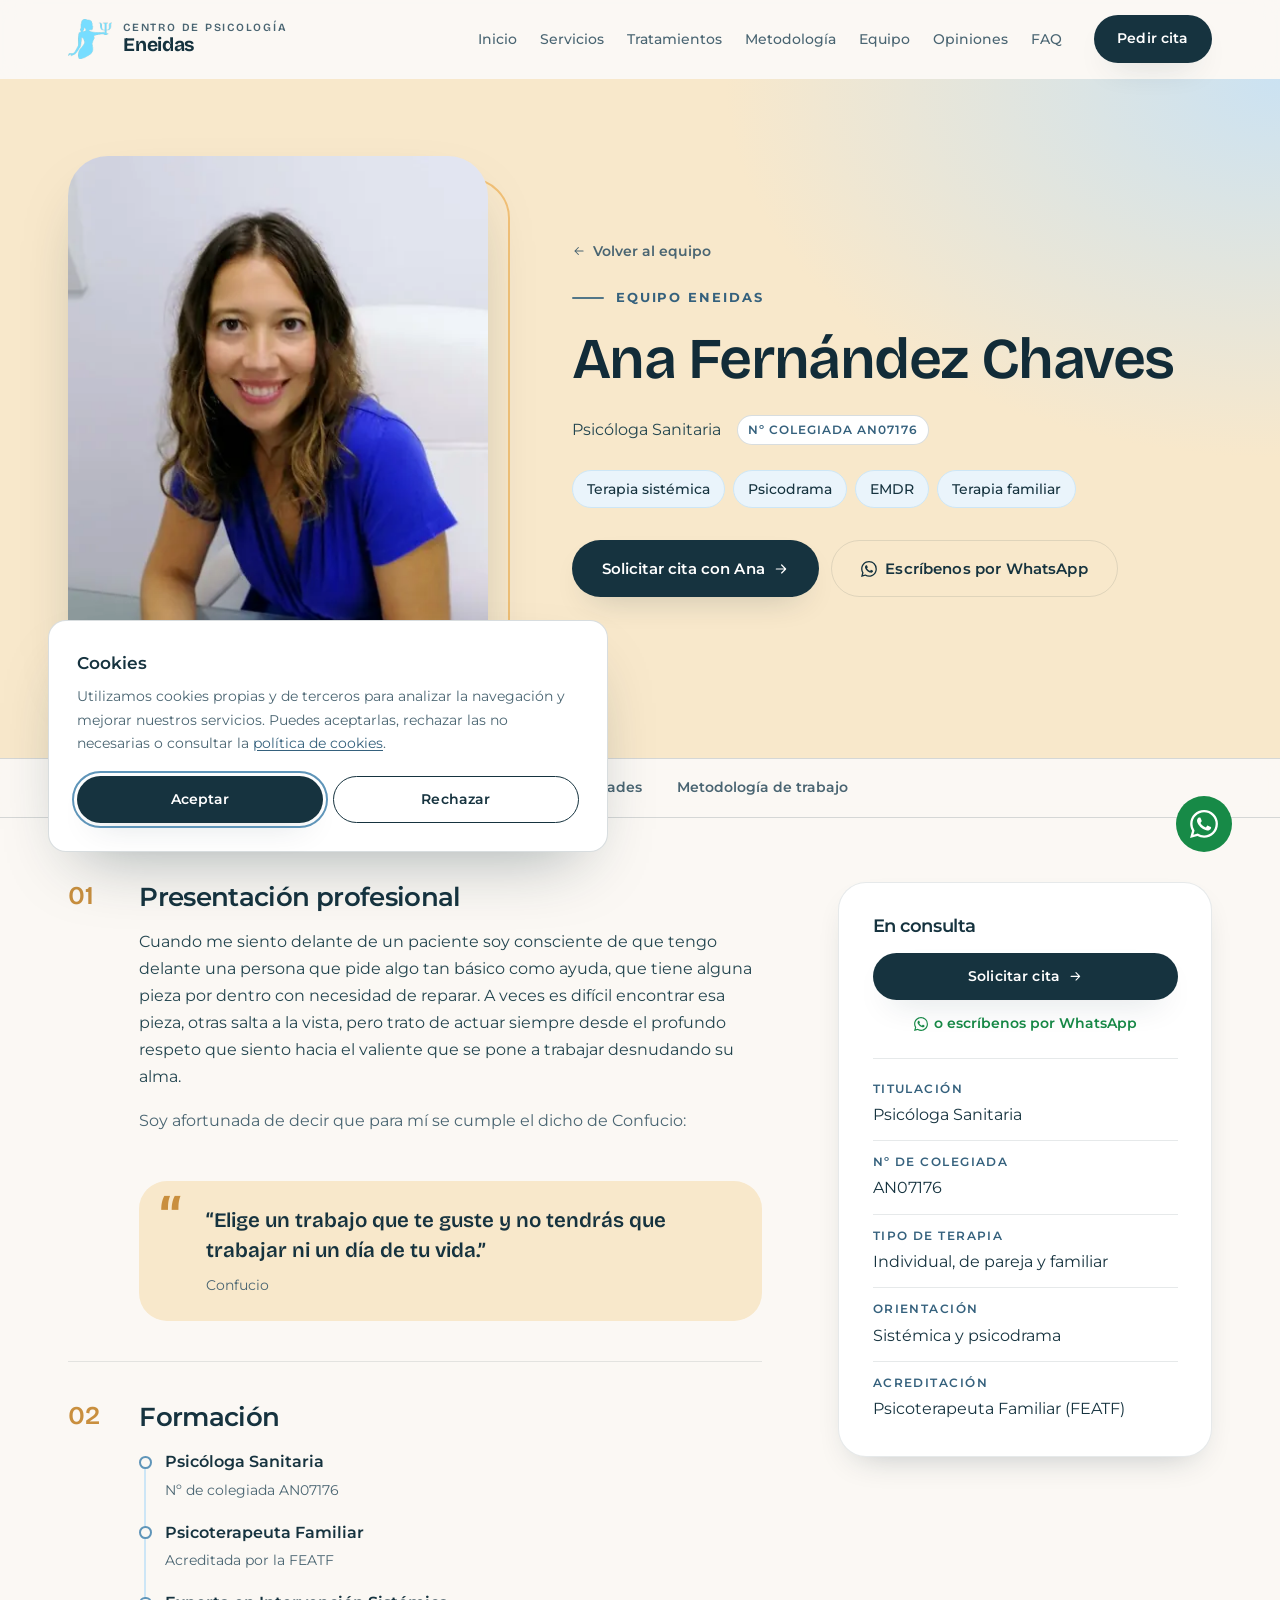
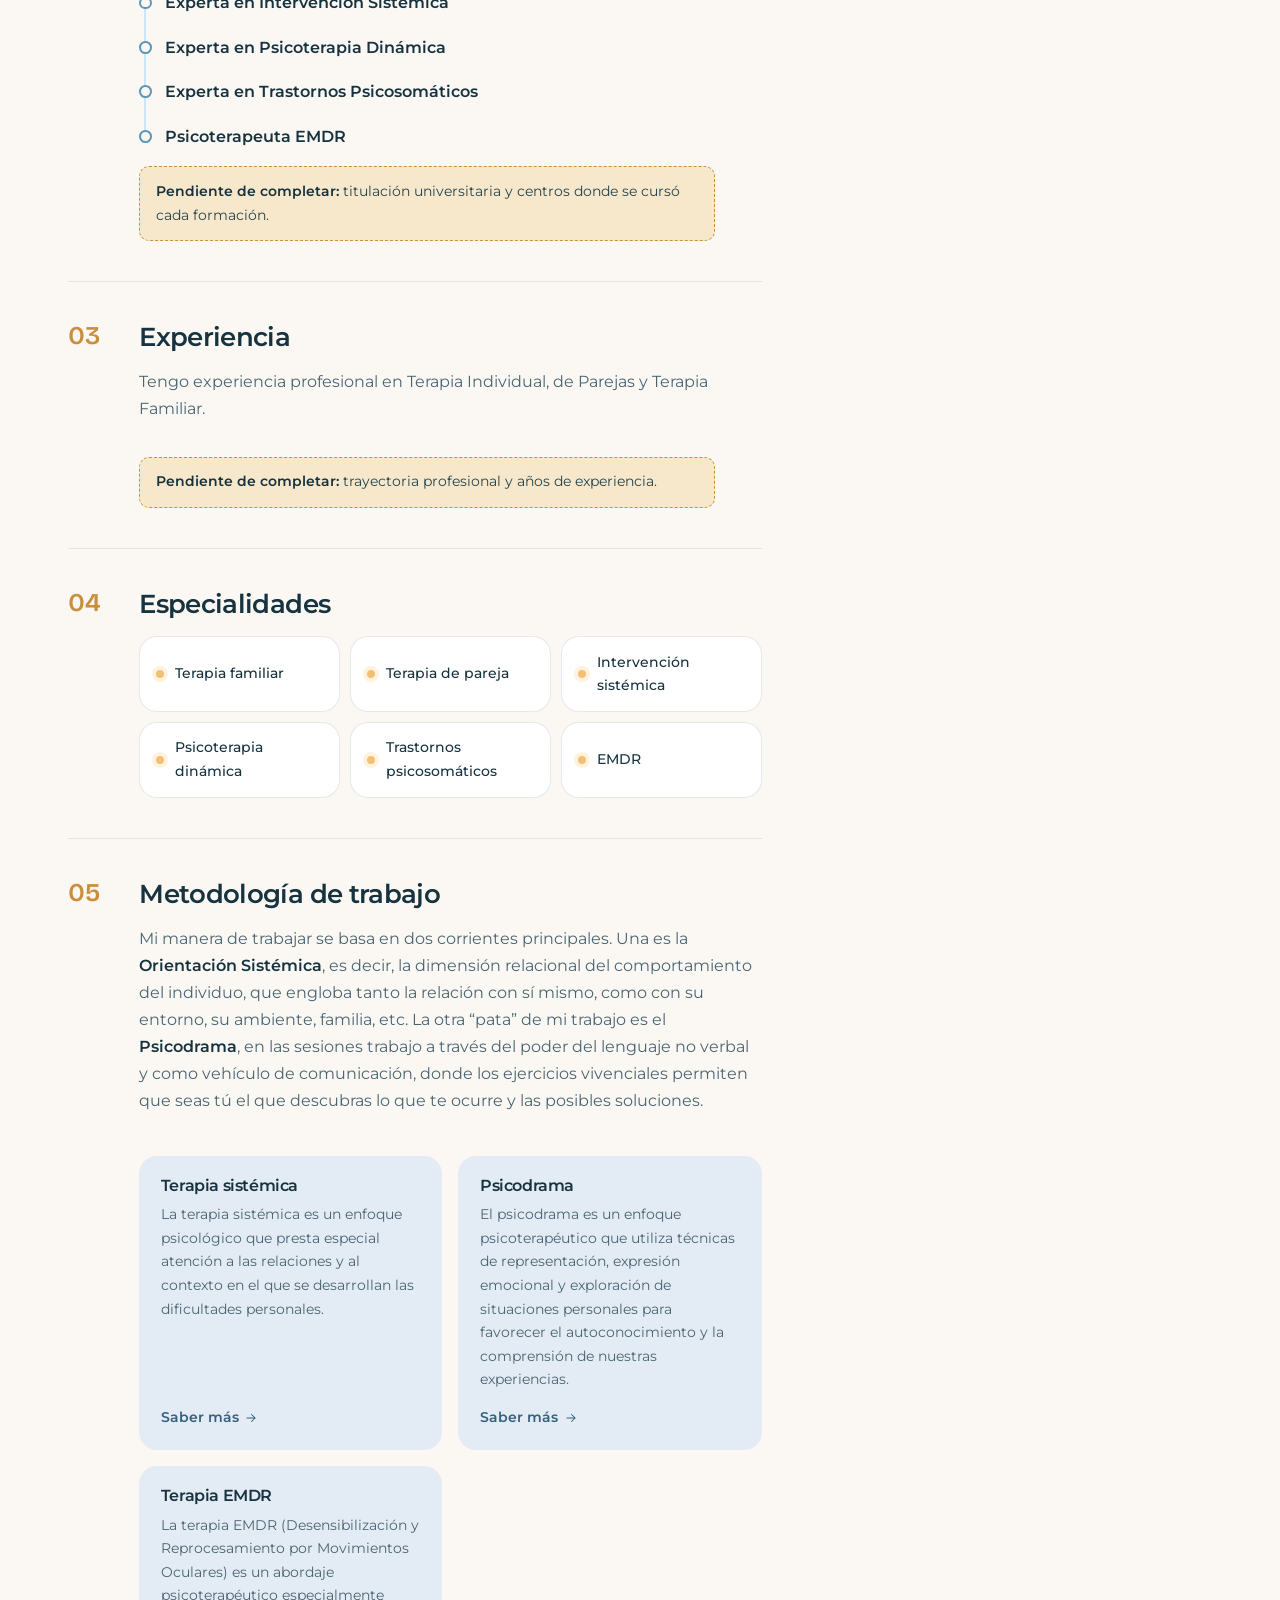
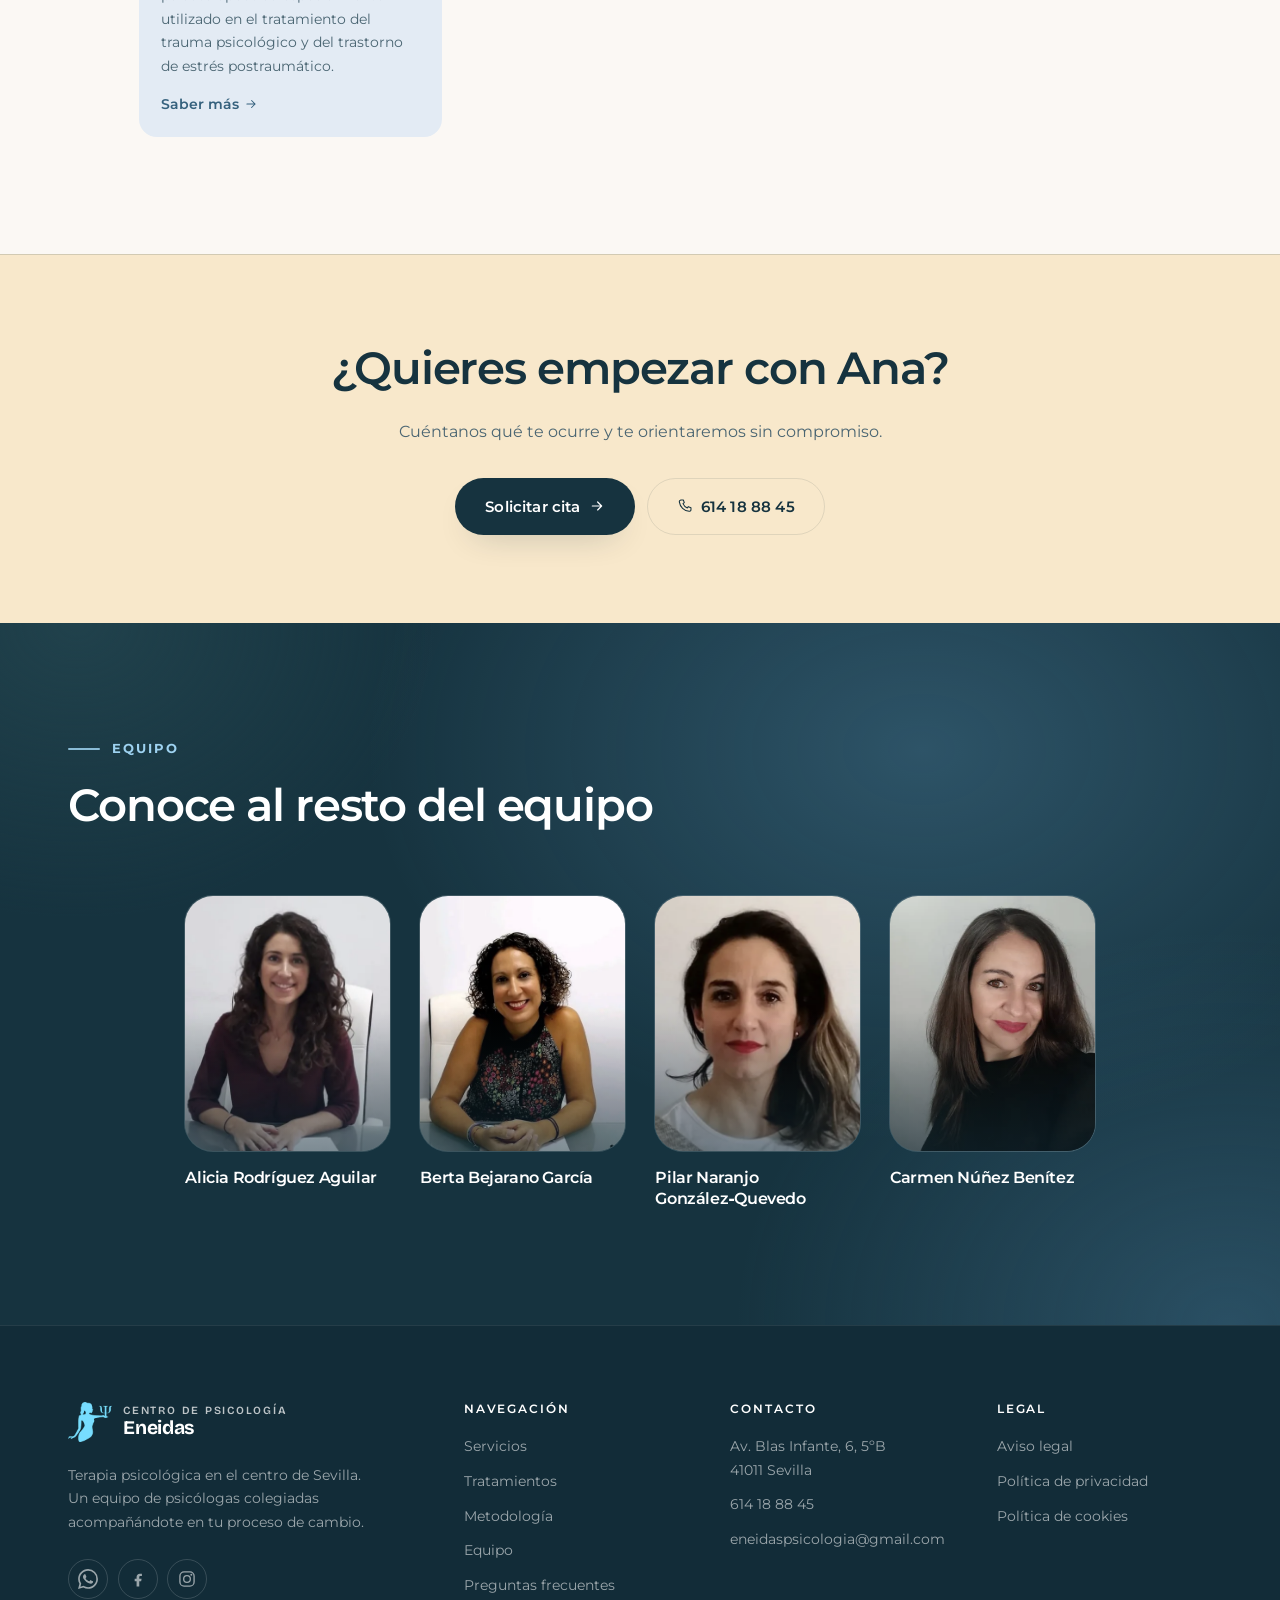
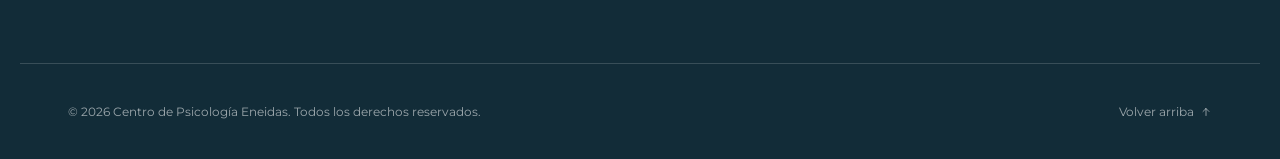
<file: equipo/ana-fernandez-chaves.html>
<!DOCTYPE html>
<html lang="es">
<head>
<meta charset="UTF-8">
<meta name="viewport" content="width=device-width, initial-scale=1">
<title>Ana Fernández Chaves, psicóloga en Sevilla | Eneidas</title>
<meta name="description" content="Ana Fernández Chaves, psicóloga en Sevilla: terapia individual, de pareja y familiar. Psicoterapeuta familiar (FEATF), orientación sistémica y psicodrama.">
<meta name="robots" content="index, follow">
<meta name="theme-color" content="#16333F">
<link rel="canonical" href="https://www.eneidaspsicologia.com/equipo/ana-fernandez-chaves.html">

<meta property="og:type" content="profile">
<meta property="og:site_name" content="Centro de Psicología Eneidas">
<meta property="og:url" content="https://www.eneidaspsicologia.com/equipo/ana-fernandez-chaves.html">
<meta property="og:title" content="Ana Fernández Chaves | Centro de Psicología Eneidas">
<meta property="og:description" content="Ana Fernández Chaves, psicóloga en Sevilla: terapia individual, de pareja y familiar. Psicoterapeuta familiar (FEATF), orientación sistémica y psicodrama.">
<meta property="og:image" content="https://www.eneidaspsicologia.com/assets/img/equipo/ana.jpg">
<meta property="og:locale" content="es_ES">
<meta name="twitter:card" content="summary">

<link rel="icon" href="../favicon.ico" sizes="any">
<link rel="icon" href="../assets/icons/favicon-32.png" sizes="32x32">
<link rel="icon" href="../assets/icons/favicon-192.png" sizes="192x192">
<link rel="apple-touch-icon" href="../assets/icons/apple-touch-icon.png">

<link rel="preload" as="image" href="../assets/img/equipo/ana.webp" type="image/webp" fetchpriority="high">
<link rel="preload" as="font" type="font/woff2" href="../assets/fonts/montserrat-variable.woff2" crossorigin>
<link rel="stylesheet" href="../assets/css/style.css?v=a6f47e41">

<script type="application/ld+json">
{
  "@context": "https://schema.org",
  "@graph": [
    {
      "@type": "Person",
      "@id": "https://www.eneidaspsicologia.com/equipo/ana-fernandez-chaves.html#persona",
      "name": "Ana Fernández Chaves",
      "jobTitle": "Psicóloga Sanitaria",
      "url": "https://www.eneidaspsicologia.com/equipo/ana-fernandez-chaves.html",
      "image": "https://www.eneidaspsicologia.com/assets/img/equipo/ana.jpg",
      "knowsAbout": ["Terapia sistémica", "Psicodrama", "EMDR", "Terapia familiar"],
      "hasCredential": { "@type": "EducationalOccupationalCredential", "credentialCategory": "Colegiación", "identifier": "AN07176" },
      "worksFor": { "@id": "https://www.eneidaspsicologia.com/#centro" }
    },
    {
      "@type": "BreadcrumbList",
      "itemListElement": [
        { "@type": "ListItem", "position": 1, "name": "Inicio", "item": "https://www.eneidaspsicologia.com/" },
        { "@type": "ListItem", "position": 2, "name": "Equipo", "item": "https://www.eneidaspsicologia.com/#equipo" },
        { "@type": "ListItem", "position": 3, "name": "Ana Fernández Chaves", "item": "https://www.eneidaspsicologia.com/equipo/ana-fernandez-chaves.html" }
      ]
    }
  ]
}
</script>
</head>
<body class="page-profile" data-root="..">

<a class="skip-link" href="#main">Saltar al contenido</a>

<!-- ===================== HEADER ===================== -->
<header class="header" id="header">
  <div class="wrap header__inner">
    <a class="brand" href="../index.html" aria-label="Centro de Psicología Eneidas, inicio">
      <span class="brand__mark" aria-hidden="true"><img src="../assets/img/logo-mark.png" alt="" width="44" height="40"></span>
      <span class="brand__text"><em>Centro de Psicología</em><strong>Eneidas</strong></span>
    </a>
    <nav class="nav" id="nav" aria-label="Navegación principal">
      <ul class="nav__list">
        <li><a class="nav__link" href="../index.html">Inicio</a></li>
        <li><a class="nav__link" href="../index.html#servicios">Servicios</a></li>
        <li><a class="nav__link" href="../index.html#tratamientos">Tratamientos</a></li>
        <li><a class="nav__link" href="../index.html#metodologia">Metodología</a></li>
        <li><a class="nav__link" href="../index.html#equipo">Equipo</a></li>
        <li><a class="nav__link" href="../index.html#opiniones">Opiniones</a></li>
        <li><a class="nav__link" href="../index.html#faq">FAQ</a></li>
      </ul>
      <a class="btn btn--primary nav__cta" href="../index.html#contacto">Pedir cita</a>
    </nav>
    <button class="burger" id="burger" aria-label="Abrir menú" aria-expanded="false" aria-controls="nav">
      <span></span><span></span><span></span>
    </button>
  </div>
</header>
<div class="nav-overlay" id="navOverlay" hidden></div>
<main id="main">

<!-- ===================== CABECERA DE LA FICHA ===================== -->
<section class="profile-hero">
  <div class="wrap profile-hero__inner">
    <figure class="profile__photo">
      <!-- PENDIENTE: fotografía actualizada (vertical 4:5, mínimo 900×1125 px) -->
      <picture><source srcset="../assets/img/equipo/ana.webp" type="image/webp"><img src="../assets/img/equipo/ana.jpg" alt="Retrato de Ana Fernández Chaves" width="400" height="480" fetchpriority="high" decoding="async"></picture>
    </figure>
    <div class="profile__intro">
      <a class="profile__back" href="../index.html#equipo"><svg class="ico" aria-hidden="true"><use href="#i-arrow"></use></svg> Volver al equipo</a>
      <p class="eyebrow"><span class="eyebrow__line"></span> Equipo Eneidas</p>
      <h1 class="profile__name">Ana Fernández Chaves</h1>
      <p class="profile__role">Psicóloga Sanitaria <span class="profile__badge">Nº Colegiada AN07176</span></p>
      <ul class="profile__chips" aria-label="Enfoques y áreas de trabajo">
        <li>Terapia sistémica</li>
        <li>Psicodrama</li>
        <li>EMDR</li>
        <li>Terapia familiar</li>
      </ul>
      <div class="profile__actions">
        <a class="btn btn--primary btn--lg" href="../index.html?psicologa=ana-fernandez-chaves#contacto">Solicitar cita con Ana <svg class="ico" aria-hidden="true"><use href="#i-arrow"></use></svg></a>
        <a class="btn btn--ghost btn--lg" href="https://wa.me/34614188845?text=Hola%2C%20me%20gustar%C3%ADa%20pedir%20cita%20con%20Ana%20Fern%C3%A1ndez%20Chaves." target="_blank" rel="noopener"><svg class="ico" aria-hidden="true"><use href="#i-whatsapp"></use></svg> Escríbenos por WhatsApp</a>
      </div>
    </div>
  </div>
</section>

<!-- ===================== ÍNDICE DE LA FICHA ===================== -->
<nav class="profile-toc" aria-label="Apartados de la ficha">
  <div class="wrap">
    <ul class="profile-toc__list">
        <li><a href="#presentacion">Presentación profesional</a></li>
        <li><a href="#formacion">Formación</a></li>
        <li><a href="#experiencia">Experiencia</a></li>
        <li><a href="#especialidades">Especialidades</a></li>
        <li><a href="#metodologia">Metodología de trabajo</a></li>
    </ul>
  </div>
</nav>

<!-- ===================== CONTENIDO ===================== -->
<div class="section profile-body">
  <div class="wrap profile-body__inner">
    <div class="profile__content">

      <section class="profile__section" id="presentacion" aria-labelledby="presentacion-t">
        <p class="profile__num">01</p>
        <h2 class="profile__h" id="presentacion-t">Presentación profesional</h2>
        <p>Cuando me siento delante de un paciente soy consciente de que tengo delante una persona que pide algo tan básico como ayuda, que tiene alguna pieza por dentro con necesidad de reparar. A veces es difícil encontrar esa pieza, otras salta a la vista, pero trato de actuar siempre desde el profundo respeto que siento hacia el valiente que se pone a trabajar desnudando su alma.</p>
        <p>Soy afortunada de decir que para mí se cumple el dicho de Confucio:</p>
        <blockquote class="profile__quote">“Elige un trabajo que te guste y no tendrás que trabajar ni un día de tu vida.”<cite>Confucio</cite></blockquote>
      </section>

      <section class="profile__section" id="formacion" aria-labelledby="formacion-t">
        <p class="profile__num">02</p>
        <h2 class="profile__h" id="formacion-t">Formación</h2>
        <ol class="timeline">
          <li class="timeline__item"><span class="timeline__title">Psicóloga Sanitaria</span><span class="timeline__meta">Nº de colegiada AN07176</span></li>
          <li class="timeline__item"><span class="timeline__title">Psicoterapeuta Familiar</span><span class="timeline__meta">Acreditada por la FEATF</span></li>
          <li class="timeline__item"><span class="timeline__title">Experta en Intervención Sistémica</span></li>
          <li class="timeline__item"><span class="timeline__title">Experta en Psicoterapia Dinámica</span></li>
          <li class="timeline__item"><span class="timeline__title">Experta en Trastornos Psicosomáticos</span></li>
          <li class="timeline__item"><span class="timeline__title">Psicoterapeuta EMDR</span></li>
        </ol>
        <p class="profile__pending"><strong>Pendiente de completar:</strong> titulación universitaria y centros donde se cursó cada formación.</p>
      </section>

      <section class="profile__section" id="experiencia" aria-labelledby="experiencia-t">
        <p class="profile__num">03</p>
        <h2 class="profile__h" id="experiencia-t">Experiencia</h2>
        <p>Tengo experiencia profesional en Terapia Individual, de Parejas y Terapia Familiar.</p>
        <p class="profile__pending"><strong>Pendiente de completar:</strong> trayectoria profesional y años de experiencia.</p>
      </section>

      <section class="profile__section" id="especialidades" aria-labelledby="especialidades-t">
        <p class="profile__num">04</p>
        <h2 class="profile__h" id="especialidades-t">Especialidades</h2>
        <ul class="specs">
          <li>Terapia familiar</li>
          <li>Terapia de pareja</li>
          <li>Intervención sistémica</li>
          <li>Psicoterapia dinámica</li>
          <li>Trastornos psicosomáticos</li>
          <li>EMDR</li>
        </ul>
      </section>

      <section class="profile__section" id="metodologia" aria-labelledby="metodologia-t">
        <p class="profile__num">05</p>
        <h2 class="profile__h" id="metodologia-t">Metodología de trabajo</h2>
        <p>Mi manera de trabajar se basa en dos corrientes principales. Una es la <strong>Orientación Sistémica</strong>, es decir, la dimensión relacional del comportamiento del individuo, que engloba tanto la relación con sí mismo, como con su entorno, su ambiente, familia, etc. La otra “pata” de mi trabajo es el <strong>Psicodrama</strong>, en las sesiones trabajo a través del poder del lenguaje no verbal y como vehículo de comunicación, donde los ejercicios vivenciales permiten que seas tú el que descubras lo que te ocurre y las posibles soluciones.</p>
        <ul class="approaches">
          <li class="approach">
            <h3 class="approach__title">Terapia sistémica</h3>
            <p class="approach__text">La terapia sistémica es un enfoque psicológico que presta especial atención a las relaciones y al contexto en el que se desarrollan las dificultades personales.</p>
            <a class="approach__link" href="../index.html#metodologia">Saber más <svg class="ico" aria-hidden="true"><use href="#i-arrow"></use></svg></a>
          </li>
          <li class="approach">
            <h3 class="approach__title">Psicodrama</h3>
            <p class="approach__text">El psicodrama es un enfoque psicoterapéutico que utiliza técnicas de representación, expresión emocional y exploración de situaciones personales para favorecer el autoconocimiento y la comprensión de nuestras experiencias.</p>
            <a class="approach__link" href="../index.html#metodologia">Saber más <svg class="ico" aria-hidden="true"><use href="#i-arrow"></use></svg></a>
          </li>
          <li class="approach">
            <h3 class="approach__title">Terapia EMDR</h3>
            <p class="approach__text">La terapia EMDR (Desensibilización y Reprocesamiento por Movimientos Oculares) es un abordaje psicoterapéutico especialmente utilizado en el tratamiento del trauma psicológico y del trastorno de estrés postraumático.</p>
            <a class="approach__link" href="../index.html#metodologia">Saber más <svg class="ico" aria-hidden="true"><use href="#i-arrow"></use></svg></a>
          </li>
        </ul>
      </section>

    </div>
    <aside class="profile__card" aria-labelledby="ficha-titulo">
      <h2 id="ficha-titulo">En consulta</h2>
      <a class="btn btn--primary btn--block" href="../index.html?psicologa=ana-fernandez-chaves#contacto">Solicitar cita <svg class="ico" aria-hidden="true"><use href="#i-arrow"></use></svg></a>
      <a class="profile__card-wa" href="https://wa.me/34614188845?text=Hola%2C%20me%20gustar%C3%ADa%20pedir%20cita%20con%20Ana%20Fern%C3%A1ndez%20Chaves." target="_blank" rel="noopener"><svg class="ico" aria-hidden="true"><use href="#i-whatsapp"></use></svg> o escríbenos por WhatsApp</a>
      <dl class="profile__facts">
          <div><dt>Titulación</dt><dd>Psicóloga Sanitaria</dd></div>
          <div><dt>Nº de colegiada</dt><dd>AN07176</dd></div>
          <div><dt>Tipo de terapia</dt><dd>Individual, de pareja y familiar</dd></div>
          <div><dt>Orientación</dt><dd>Sistémica y psicodrama</dd></div>
          <div><dt>Acreditación</dt><dd>Psicoterapeuta Familiar (FEATF)</dd></div>
      </dl>
    </aside>
  </div>
</div>

<!-- ===================== LLAMADA FINAL ===================== -->
<section class="profile-cta">
  <div class="wrap">
    <h2 class="section__title">¿Quieres empezar con Ana?</h2>
    <p class="section__lead">Cuéntanos qué te ocurre y te orientaremos sin compromiso.</p>
    <div class="profile__actions">
      <a class="btn btn--primary btn--lg" href="../index.html?psicologa=ana-fernandez-chaves#contacto">Solicitar cita <svg class="ico" aria-hidden="true"><use href="#i-arrow"></use></svg></a>
      <a class="btn btn--ghost btn--lg" href="tel:+34614188845"><svg class="ico" aria-hidden="true"><use href="#i-phone"></use></svg> 614 18 88 45</a>
    </div>
  </div>
</section>

<!-- ===================== RESTO DEL EQUIPO ===================== -->
<section class="section section--ink">
  <div class="wrap">
    <header class="section__head">
      <p class="eyebrow eyebrow--light"><span class="eyebrow__line"></span> Equipo</p>
      <h2 class="section__title">Conoce al resto del equipo</h2>
    </header>
    <div class="team">
      <article class="member reveal">
        <a class="member__link" href="alicia-rodriguez-aguilar.html" tabindex="-1" aria-hidden="true"><div class="member__photo"><picture><source srcset="../assets/img/equipo/alicia.webp" type="image/webp"><img src="../assets/img/equipo/alicia.jpg" alt="Alicia Rodríguez Aguilar, psicóloga" width="400" height="480" loading="lazy" decoding="async"></picture></div></a>
        <h3 class="member__name"><a href="alicia-rodriguez-aguilar.html">Alicia Rodríguez Aguilar</a></h3>
      </article>
      <article class="member reveal">
        <a class="member__link" href="berta-bejarano-garcia.html" tabindex="-1" aria-hidden="true"><div class="member__photo"><picture><source srcset="../assets/img/equipo/berta.webp" type="image/webp"><img src="../assets/img/equipo/berta.jpg" alt="Berta Bejarano García, psicóloga" width="400" height="480" loading="lazy" decoding="async"></picture></div></a>
        <h3 class="member__name"><a href="berta-bejarano-garcia.html">Berta Bejarano García</a></h3>
      </article>
      <article class="member reveal">
        <a class="member__link" href="pilar-naranjo-gonzalez-quevedo.html" tabindex="-1" aria-hidden="true"><div class="member__photo"><picture><source srcset="../assets/img/equipo/pilar.webp" type="image/webp"><img src="../assets/img/equipo/pilar.jpg" alt="Pilar Naranjo González-Quevedo, psicóloga" width="400" height="480" loading="lazy" decoding="async"></picture></div></a>
        <h3 class="member__name"><a href="pilar-naranjo-gonzalez-quevedo.html">Pilar Naranjo González&#8209;Quevedo</a></h3>
      </article>
      <article class="member reveal">
        <a class="member__link" href="carmen-nunez-benitez.html" tabindex="-1" aria-hidden="true"><div class="member__photo"><picture><source srcset="../assets/img/equipo/carmen.webp" type="image/webp"><img src="../assets/img/equipo/carmen.jpg" alt="Carmen Núñez Benítez, psicóloga" width="400" height="480" loading="lazy" decoding="async"></picture></div></a>
        <h3 class="member__name"><a href="carmen-nunez-benitez.html">Carmen Núñez Benítez</a></h3>
      </article>
    </div>
  </div>
</section>

</main>

<!-- ===================== FOOTER ===================== -->
<footer class="footer">
  <div class="wrap footer__inner">
    <div class="footer__brand">
      <a class="brand brand--light" href="../index.html">
        <span class="brand__mark" aria-hidden="true"><img src="../assets/img/logo-mark.png" alt="" width="44" height="40"></span>
        <span class="brand__text"><em>Centro de Psicología</em><strong>Eneidas</strong></span>
      </a>
      <p>Terapia psicológica en el centro de Sevilla. Un equipo de psicólogas colegiadas acompañándote en tu proceso de cambio.</p>
      <div class="footer__social">
        <a href="https://wa.me/34614188845?text=Hola%2C%20me%20gustar%C3%ADa%20pedir%20cita." target="_blank" rel="noopener" aria-label="WhatsApp" data-tip="WhatsApp"><svg class="ico" aria-hidden="true"><use href="#i-whatsapp"></use></svg></a>
        <a href="https://www.facebook.com/people/Centro-de-Psicolog%C3%ADa-Eneidas/100063482472601/" target="_blank" rel="noopener" aria-label="Facebook" data-tip="Facebook"><svg class="ico" aria-hidden="true"><use href="#i-fb"></use></svg></a>
        <a href="https://www.instagram.com/centrodepsicologiaeneidas/" target="_blank" rel="noopener" aria-label="Instagram" data-tip="Instagram"><svg class="ico" aria-hidden="true"><use href="#i-ig"></use></svg></a>
      </div>
    </div>
    <nav class="footer__col" aria-label="Enlaces del sitio">
      <h3>Navegación</h3>
      <ul>
        <li><a href="../index.html#servicios">Servicios</a></li>
        <li><a href="../index.html#tratamientos">Tratamientos</a></li>
        <li><a href="../index.html#metodologia">Metodología</a></li>
        <li><a href="../index.html#equipo">Equipo</a></li>
        <li><a href="../index.html#faq">Preguntas frecuentes</a></li>
      </ul>
    </nav>
    <div class="footer__col">
      <h3>Contacto</h3>
      <ul>
        <li>Av. Blas Infante, 6, 5ºB<br>41011 Sevilla</li>
        <li><a href="tel:+34614188845">614 18 88 45</a></li>
        <li><a href="mailto:eneidaspsicologia@gmail.com">eneidaspsicologia@gmail.com</a></li>
      </ul>
    </div>
    <div class="footer__col">
      <h3>Legal</h3>
      <ul>
        <li><a href="../aviso-legal.html">Aviso legal</a></li>
        <li><a href="../politica-de-privacidad.html">Política de privacidad</a></li>
        <li><a href="../politica-de-cookies.html">Política de cookies</a></li>
      </ul>
    </div>
  </div>
  <div class="wrap footer__bottom">
    <p>© <span id="year">2026</span> Centro de Psicología Eneidas. Todos los derechos reservados.</p>
    <a class="footer__top" href="#main">Volver arriba <svg class="ico ico--up" aria-hidden="true"><use href="#i-arrow"></use></svg></a>
  </div>
</footer>

<!-- ===================== WHATSAPP FLOTANTE ===================== -->
<a class="whatsapp-float" href="https://wa.me/34614188845?text=Hola%2C%20me%20gustar%C3%ADa%20pedir%20cita%20con%20Ana%20Fern%C3%A1ndez%20Chaves." target="_blank" rel="noopener" aria-label="Escríbenos por WhatsApp" data-tip="WhatsApp"><svg class="ico" aria-hidden="true"><use href="#i-whatsapp"></use></svg></a>

<!-- ===================== BARRA DE CITA (MÓVIL) ===================== -->
<div class="profile-bar">
  <a class="btn btn--primary profile-bar__cta" href="../index.html?psicologa=ana-fernandez-chaves#contacto">Solicitar cita con Ana</a>
</div>

<!-- ===================== SPRITE SVG ===================== -->
<svg class="sprite" xmlns="http://www.w3.org/2000/svg" aria-hidden="true" focusable="false">
  
  <symbol id="i-whatsapp" viewBox="0 0 24 24"><path fill="currentColor" d="M17.472 14.382c-.297-.149-1.758-.867-2.03-.967-.273-.099-.471-.148-.67.15-.197.297-.767.966-.94 1.164-.173.199-.347.223-.644.075-.297-.15-1.255-.463-2.39-1.475-.883-.788-1.48-1.761-1.653-2.059-.173-.297-.018-.458.13-.606.134-.133.298-.347.446-.52.149-.174.198-.298.298-.497.099-.198.05-.371-.025-.52-.075-.149-.669-1.612-.916-2.207-.242-.579-.487-.5-.669-.51-.173-.008-.371-.01-.57-.01-.198 0-.52.074-.792.372-.272.297-1.04 1.016-1.04 2.479 0 1.462 1.065 2.875 1.213 3.074.149.198 2.096 3.2 5.077 4.487.709.306 1.262.489 1.694.625.712.227 1.36.195 1.871.118.571-.085 1.758-.719 2.006-1.413.248-.694.248-1.289.173-1.413-.074-.124-.272-.198-.57-.347m-5.421 7.403h-.004a9.87 9.87 0 01-5.031-1.378l-.361-.214-3.741.982.998-3.648-.235-.374a9.86 9.86 0 01-1.51-5.26c.001-5.45 4.436-9.884 9.888-9.884 2.64 0 5.122 1.03 6.988 2.898a9.825 9.825 0 012.893 6.994c-.003 5.45-4.437 9.884-9.885 9.884m8.413-18.297A11.815 11.815 0 0012.05 0C5.495 0 .16 5.335.157 11.892c0 2.096.547 4.142 1.588 5.945L.057 24l6.305-1.654a11.882 11.882 0 005.683 1.448h.005c6.554 0 11.89-5.335 11.893-11.893a11.821 11.821 0 00-3.48-8.413Z"/></symbol>
  <symbol id="i-pause" viewBox="0 0 24 24"><path d="M8 5v14M16 5v14" fill="none" stroke="currentColor" stroke-width="2.2" stroke-linecap="round"/></symbol>
  <symbol id="i-play" viewBox="0 0 24 24"><path d="M8 5.5v13l11-6.5Z" fill="currentColor" stroke="currentColor" stroke-width="1.6" stroke-linejoin="round"/></symbol>
  <symbol id="i-pin" viewBox="0 0 24 24"><path d="M12 21s7-6.2 7-11a7 7 0 1 0-14 0c0 4.8 7 11 7 11Z" fill="none" stroke="currentColor" stroke-width="1.6"/><circle cx="12" cy="10" r="2.6" fill="none" stroke="currentColor" stroke-width="1.6"/></symbol>
  <symbol id="i-phone" viewBox="0 0 24 24"><path d="M6.5 3h3l1.5 4-2 1.5a12 12 0 0 0 6.5 6.5L17 13l4 1.5v3a2.5 2.5 0 0 1-2.8 2.5A16.5 16.5 0 0 1 3.5 5.8 2.5 2.5 0 0 1 6 3Z" fill="none" stroke="currentColor" stroke-width="1.6" stroke-linejoin="round"/></symbol>
  <symbol id="i-mail" viewBox="0 0 24 24"><rect x="3" y="5" width="18" height="14" rx="2.5" fill="none" stroke="currentColor" stroke-width="1.6"/><path d="m4 7 8 6 8-6" fill="none" stroke="currentColor" stroke-width="1.6" stroke-linecap="round"/></symbol>
  <symbol id="i-fb" viewBox="0 0 24 24"><path d="M14.5 8.5h2.2V5.6h-2.4c-2.6 0-4 1.6-4 4v2H8v3h2.3V21h3.2v-6.4h2.3l.5-3h-2.8V9.8c0-.9.3-1.3 1-1.3Z" fill="currentColor"/></symbol>
  <symbol id="i-ig" viewBox="0 0 24 24"><rect x="3.5" y="3.5" width="17" height="17" rx="5" fill="none" stroke="currentColor" stroke-width="1.6"/><circle cx="12" cy="12" r="4" fill="none" stroke="currentColor" stroke-width="1.6"/><circle cx="17.2" cy="6.8" r="1.2" fill="currentColor"/></symbol>
  <symbol id="i-arrow" viewBox="0 0 24 24"><path d="M5 12h14m-6-6 6 6-6 6" fill="none" stroke="currentColor" stroke-width="1.8" stroke-linecap="round" stroke-linejoin="round"/></symbol>
  <symbol id="i-user" viewBox="0 0 24 24"><circle cx="12" cy="8" r="3.8" fill="none" stroke="currentColor" stroke-width="1.6"/><path d="M4.5 20c.8-3.8 3.8-5.8 7.5-5.8s6.7 2 7.5 5.8" fill="none" stroke="currentColor" stroke-width="1.6" stroke-linecap="round"/></symbol>
  <symbol id="i-users" viewBox="0 0 24 24"><circle cx="8.5" cy="9" r="3.2" fill="none" stroke="currentColor" stroke-width="1.6"/><circle cx="16" cy="9.8" r="2.6" fill="none" stroke="currentColor" stroke-width="1.6"/><path d="M2.8 19.5c.7-3.2 3-4.9 5.7-4.9s5 1.7 5.7 4.9M15.4 14.8c2.4.2 4.2 1.8 4.8 4.7" fill="none" stroke="currentColor" stroke-width="1.6" stroke-linecap="round"/></symbol>
  <symbol id="i-home" viewBox="0 0 24 24"><path d="M4 10.5 12 4l8 6.5V19a1.5 1.5 0 0 1-1.5 1.5h-13A1.5 1.5 0 0 1 4 19Z" fill="none" stroke="currentColor" stroke-width="1.6" stroke-linejoin="round"/><path d="M9.5 20.5v-6h5v6" fill="none" stroke="currentColor" stroke-width="1.6"/></symbol>
  <symbol id="i-group" viewBox="0 0 24 24"><circle cx="12" cy="6" r="2.4" fill="none" stroke="currentColor" stroke-width="1.6"/><circle cx="5.5" cy="16" r="2.4" fill="none" stroke="currentColor" stroke-width="1.6"/><circle cx="18.5" cy="16" r="2.4" fill="none" stroke="currentColor" stroke-width="1.6"/><path d="M10.4 7.7 7 13.9m6.6-6.2L17 13.9M8 16.4h8" fill="none" stroke="currentColor" stroke-width="1.6" stroke-linecap="round"/></symbol>
</svg>
<script src="../assets/js/main.js?v=965f9f44" defer></script>
<script src="../assets/js/cookies.js?v=b3bca723" defer></script>
<script src="../assets/js/analytics.js?v=fd0b8e64" defer></script>
</body>
</html>
</file>
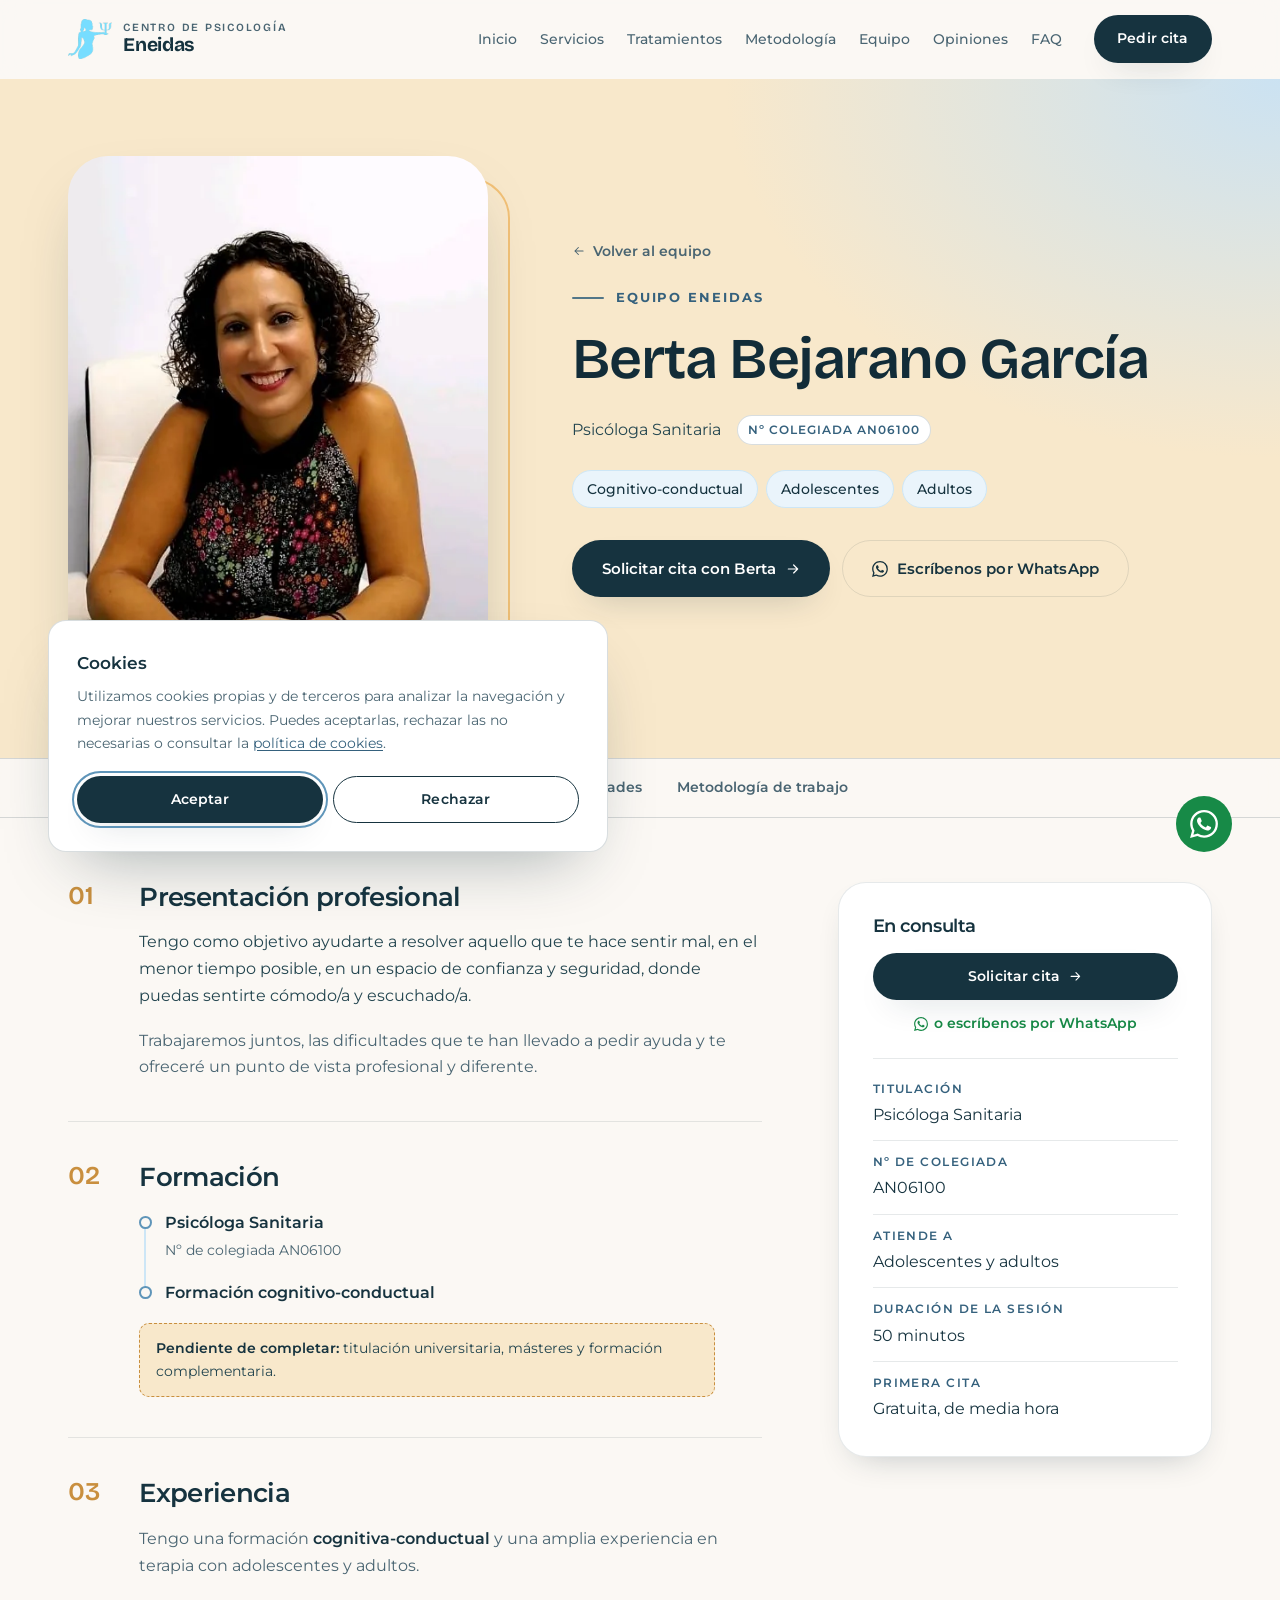
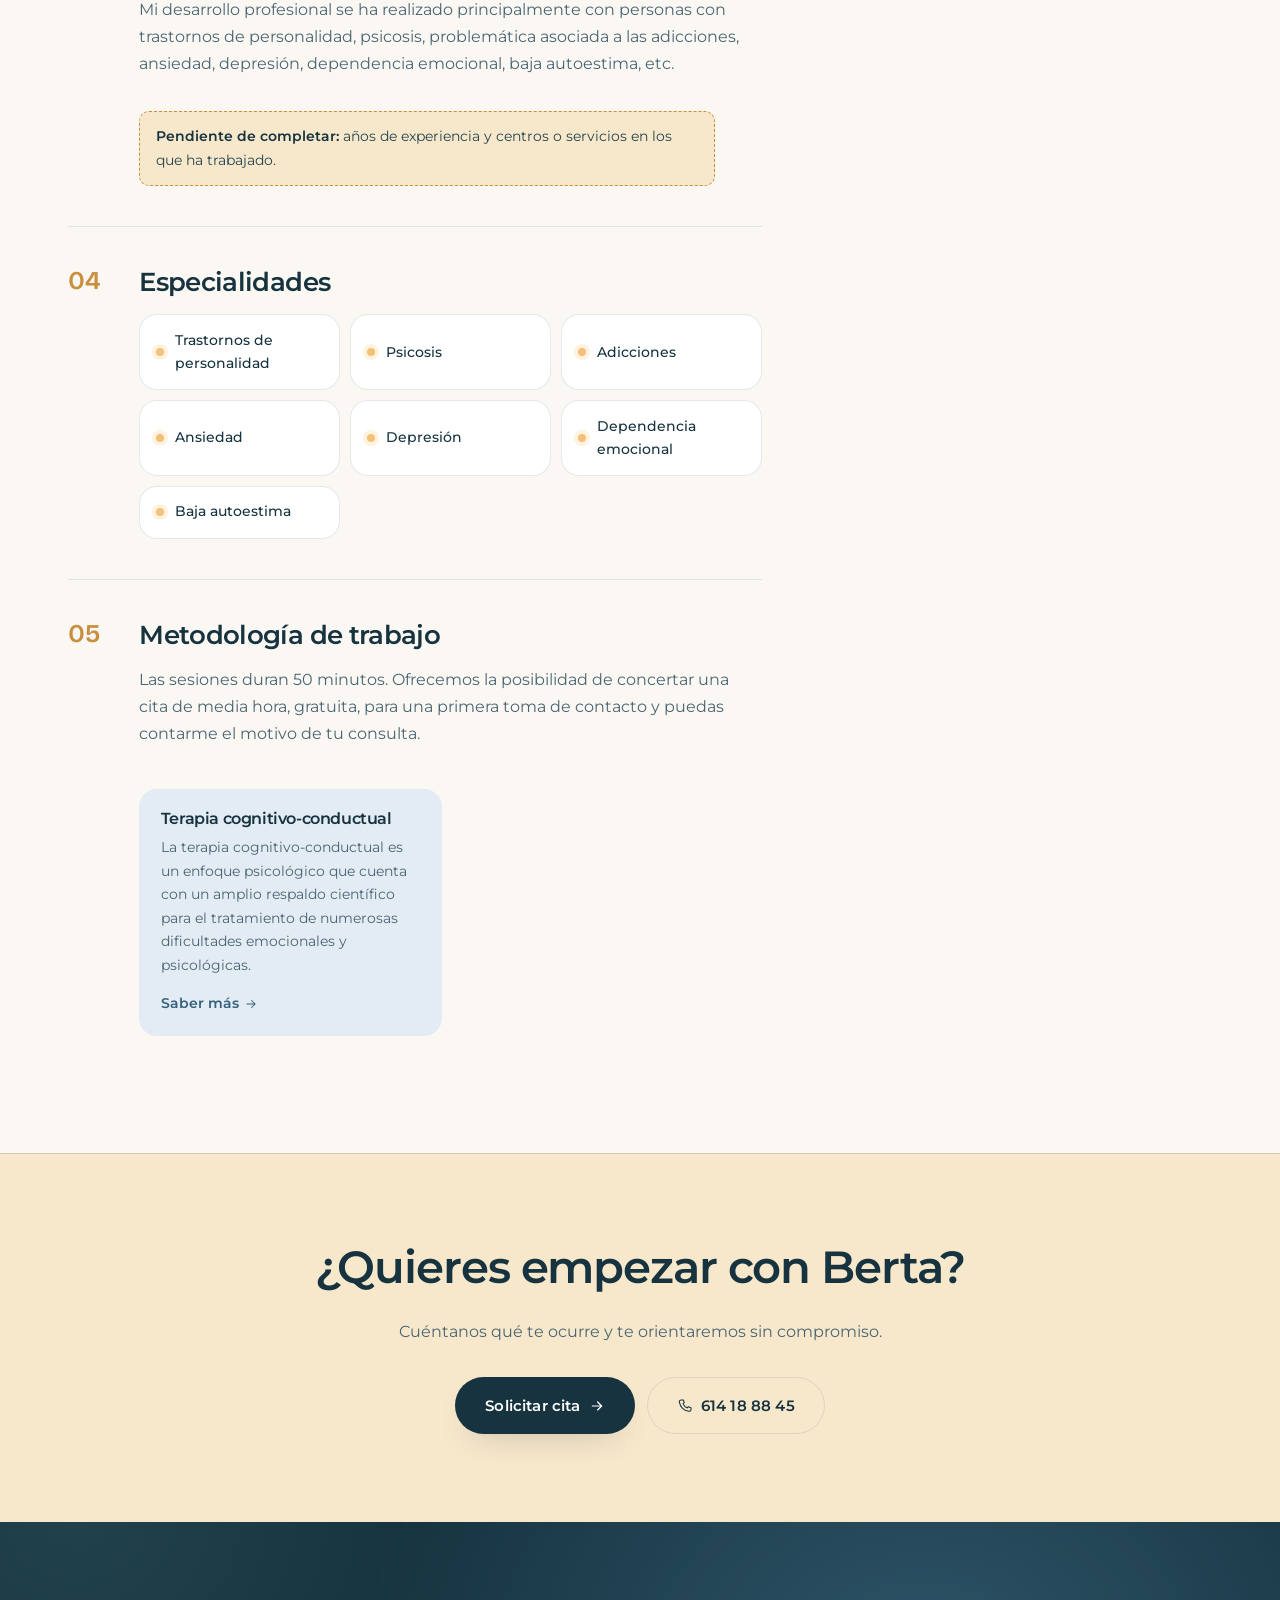
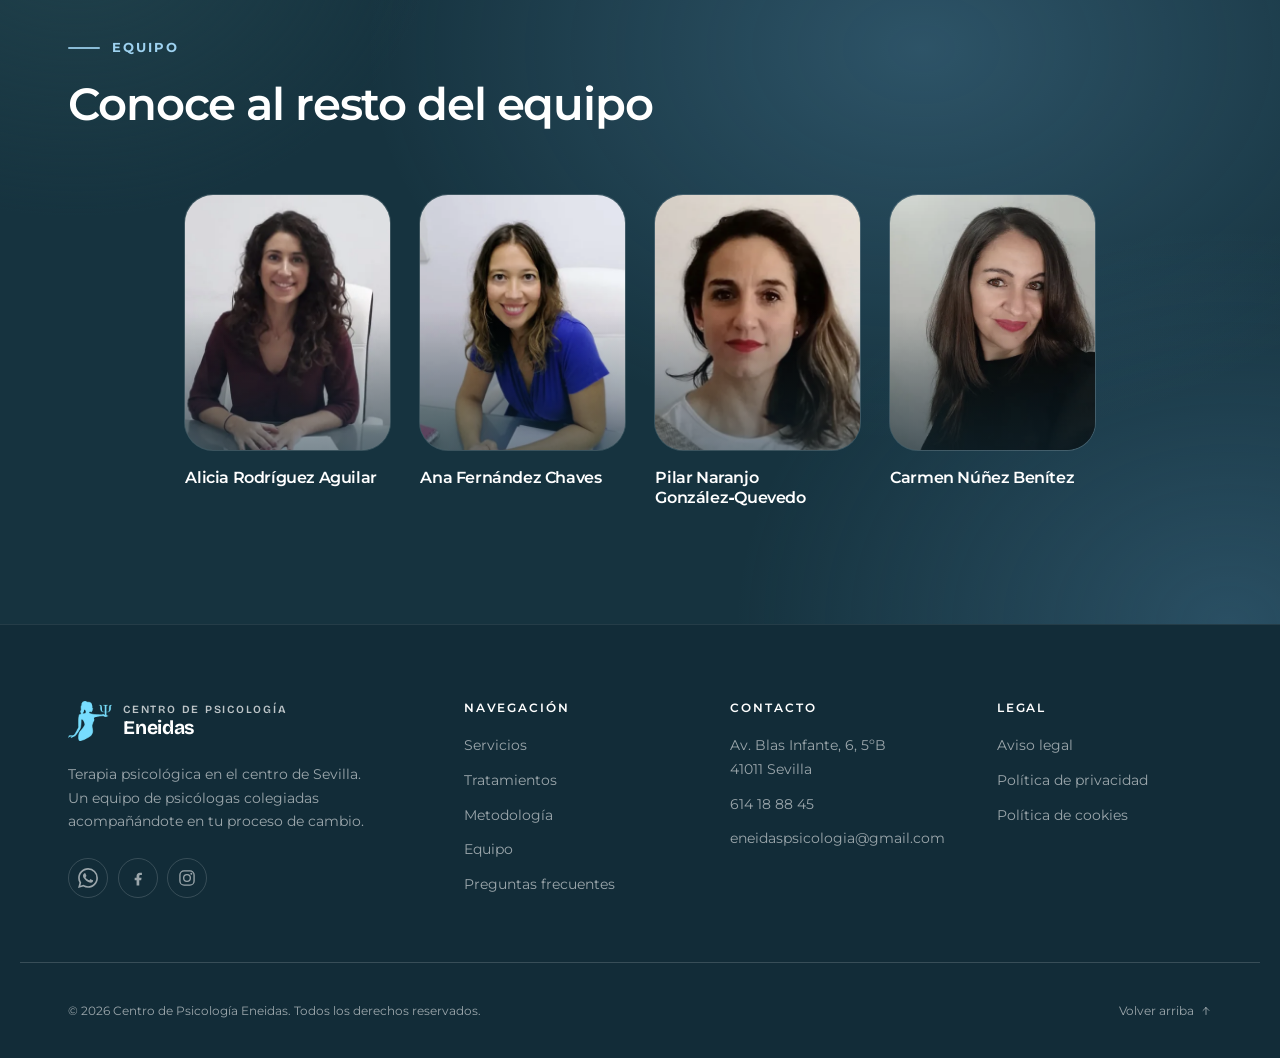
<file: equipo/berta-bejarano-garcia.html>
<!DOCTYPE html>
<html lang="es">
<head>
<meta charset="UTF-8">
<meta name="viewport" content="width=device-width, initial-scale=1">
<title>Berta Bejarano García, psicóloga en Sevilla | Eneidas</title>
<meta name="description" content="Berta Bejarano García, psicóloga en Sevilla: enfoque cognitivo-conductual y amplia experiencia en terapia con adolescentes y adultos.">
<meta name="robots" content="index, follow">
<meta name="theme-color" content="#16333F">
<link rel="canonical" href="https://www.eneidaspsicologia.com/equipo/berta-bejarano-garcia.html">

<meta property="og:type" content="profile">
<meta property="og:site_name" content="Centro de Psicología Eneidas">
<meta property="og:url" content="https://www.eneidaspsicologia.com/equipo/berta-bejarano-garcia.html">
<meta property="og:title" content="Berta Bejarano García | Centro de Psicología Eneidas">
<meta property="og:description" content="Berta Bejarano García, psicóloga en Sevilla: enfoque cognitivo-conductual y amplia experiencia en terapia con adolescentes y adultos.">
<meta property="og:image" content="https://www.eneidaspsicologia.com/assets/img/equipo/berta.jpg">
<meta property="og:locale" content="es_ES">
<meta name="twitter:card" content="summary">

<link rel="icon" href="../favicon.ico" sizes="any">
<link rel="icon" href="../assets/icons/favicon-32.png" sizes="32x32">
<link rel="icon" href="../assets/icons/favicon-192.png" sizes="192x192">
<link rel="apple-touch-icon" href="../assets/icons/apple-touch-icon.png">

<link rel="preload" as="image" href="../assets/img/equipo/berta.webp" type="image/webp" fetchpriority="high">
<link rel="preload" as="font" type="font/woff2" href="../assets/fonts/montserrat-variable.woff2" crossorigin>
<link rel="stylesheet" href="../assets/css/style.css?v=a6f47e41">

<script type="application/ld+json">
{
  "@context": "https://schema.org",
  "@graph": [
    {
      "@type": "Person",
      "@id": "https://www.eneidaspsicologia.com/equipo/berta-bejarano-garcia.html#persona",
      "name": "Berta Bejarano García",
      "jobTitle": "Psicóloga Sanitaria",
      "url": "https://www.eneidaspsicologia.com/equipo/berta-bejarano-garcia.html",
      "image": "https://www.eneidaspsicologia.com/assets/img/equipo/berta.jpg",
      "knowsAbout": ["Cognitivo-conductual", "Adolescentes", "Adultos"],
      "hasCredential": { "@type": "EducationalOccupationalCredential", "credentialCategory": "Colegiación", "identifier": "AN06100" },
      "worksFor": { "@id": "https://www.eneidaspsicologia.com/#centro" }
    },
    {
      "@type": "BreadcrumbList",
      "itemListElement": [
        { "@type": "ListItem", "position": 1, "name": "Inicio", "item": "https://www.eneidaspsicologia.com/" },
        { "@type": "ListItem", "position": 2, "name": "Equipo", "item": "https://www.eneidaspsicologia.com/#equipo" },
        { "@type": "ListItem", "position": 3, "name": "Berta Bejarano García", "item": "https://www.eneidaspsicologia.com/equipo/berta-bejarano-garcia.html" }
      ]
    }
  ]
}
</script>
</head>
<body class="page-profile" data-root="..">

<a class="skip-link" href="#main">Saltar al contenido</a>

<!-- ===================== HEADER ===================== -->
<header class="header" id="header">
  <div class="wrap header__inner">
    <a class="brand" href="../index.html" aria-label="Centro de Psicología Eneidas, inicio">
      <span class="brand__mark" aria-hidden="true"><img src="../assets/img/logo-mark.png" alt="" width="44" height="40"></span>
      <span class="brand__text"><em>Centro de Psicología</em><strong>Eneidas</strong></span>
    </a>
    <nav class="nav" id="nav" aria-label="Navegación principal">
      <ul class="nav__list">
        <li><a class="nav__link" href="../index.html">Inicio</a></li>
        <li><a class="nav__link" href="../index.html#servicios">Servicios</a></li>
        <li><a class="nav__link" href="../index.html#tratamientos">Tratamientos</a></li>
        <li><a class="nav__link" href="../index.html#metodologia">Metodología</a></li>
        <li><a class="nav__link" href="../index.html#equipo">Equipo</a></li>
        <li><a class="nav__link" href="../index.html#opiniones">Opiniones</a></li>
        <li><a class="nav__link" href="../index.html#faq">FAQ</a></li>
      </ul>
      <a class="btn btn--primary nav__cta" href="../index.html#contacto">Pedir cita</a>
    </nav>
    <button class="burger" id="burger" aria-label="Abrir menú" aria-expanded="false" aria-controls="nav">
      <span></span><span></span><span></span>
    </button>
  </div>
</header>
<div class="nav-overlay" id="navOverlay" hidden></div>
<main id="main">

<!-- ===================== CABECERA DE LA FICHA ===================== -->
<section class="profile-hero">
  <div class="wrap profile-hero__inner">
    <figure class="profile__photo">
      <!-- PENDIENTE: fotografía actualizada (vertical 4:5, mínimo 900×1125 px) -->
      <picture><source srcset="../assets/img/equipo/berta.webp" type="image/webp"><img src="../assets/img/equipo/berta.jpg" alt="Retrato de Berta Bejarano García" width="400" height="480" fetchpriority="high" decoding="async"></picture>
    </figure>
    <div class="profile__intro">
      <a class="profile__back" href="../index.html#equipo"><svg class="ico" aria-hidden="true"><use href="#i-arrow"></use></svg> Volver al equipo</a>
      <p class="eyebrow"><span class="eyebrow__line"></span> Equipo Eneidas</p>
      <h1 class="profile__name">Berta Bejarano García</h1>
      <p class="profile__role">Psicóloga Sanitaria <span class="profile__badge">Nº Colegiada AN06100</span></p>
      <ul class="profile__chips" aria-label="Enfoques y áreas de trabajo">
        <li>Cognitivo-conductual</li>
        <li>Adolescentes</li>
        <li>Adultos</li>
      </ul>
      <div class="profile__actions">
        <a class="btn btn--primary btn--lg" href="../index.html?psicologa=berta-bejarano-garcia#contacto">Solicitar cita con Berta <svg class="ico" aria-hidden="true"><use href="#i-arrow"></use></svg></a>
        <a class="btn btn--ghost btn--lg" href="https://wa.me/34614188845?text=Hola%2C%20me%20gustar%C3%ADa%20pedir%20cita%20con%20Berta%20Bejarano%20Garc%C3%ADa." target="_blank" rel="noopener"><svg class="ico" aria-hidden="true"><use href="#i-whatsapp"></use></svg> Escríbenos por WhatsApp</a>
      </div>
    </div>
  </div>
</section>

<!-- ===================== ÍNDICE DE LA FICHA ===================== -->
<nav class="profile-toc" aria-label="Apartados de la ficha">
  <div class="wrap">
    <ul class="profile-toc__list">
        <li><a href="#presentacion">Presentación profesional</a></li>
        <li><a href="#formacion">Formación</a></li>
        <li><a href="#experiencia">Experiencia</a></li>
        <li><a href="#especialidades">Especialidades</a></li>
        <li><a href="#metodologia">Metodología de trabajo</a></li>
    </ul>
  </div>
</nav>

<!-- ===================== CONTENIDO ===================== -->
<div class="section profile-body">
  <div class="wrap profile-body__inner">
    <div class="profile__content">

      <section class="profile__section" id="presentacion" aria-labelledby="presentacion-t">
        <p class="profile__num">01</p>
        <h2 class="profile__h" id="presentacion-t">Presentación profesional</h2>
        <p>Tengo como objetivo ayudarte a resolver aquello que te hace sentir mal, en el menor tiempo posible, en un espacio de confianza y seguridad, donde puedas sentirte cómodo/a y escuchado/a.</p>
        <p>Trabajaremos juntos, las dificultades que te han llevado a pedir ayuda y te ofreceré un punto de vista profesional y diferente.</p>
      </section>

      <section class="profile__section" id="formacion" aria-labelledby="formacion-t">
        <p class="profile__num">02</p>
        <h2 class="profile__h" id="formacion-t">Formación</h2>
        <ol class="timeline">
          <li class="timeline__item"><span class="timeline__title">Psicóloga Sanitaria</span><span class="timeline__meta">Nº de colegiada AN06100</span></li>
          <li class="timeline__item"><span class="timeline__title">Formación cognitivo-conductual</span></li>
        </ol>
        <p class="profile__pending"><strong>Pendiente de completar:</strong> titulación universitaria, másteres y formación complementaria.</p>
      </section>

      <section class="profile__section" id="experiencia" aria-labelledby="experiencia-t">
        <p class="profile__num">03</p>
        <h2 class="profile__h" id="experiencia-t">Experiencia</h2>
        <p>Tengo una formación <strong>cognitiva-conductual</strong> y una amplia experiencia en terapia con adolescentes y adultos.</p>
        <p>Mi desarrollo profesional se ha realizado principalmente con personas con trastornos de personalidad, psicosis, problemática asociada a las adicciones, ansiedad, depresión, dependencia emocional, baja autoestima, etc.</p>
        <p class="profile__pending"><strong>Pendiente de completar:</strong> años de experiencia y centros o servicios en los que ha trabajado.</p>
      </section>

      <section class="profile__section" id="especialidades" aria-labelledby="especialidades-t">
        <p class="profile__num">04</p>
        <h2 class="profile__h" id="especialidades-t">Especialidades</h2>
        <ul class="specs">
          <li>Trastornos de personalidad</li>
          <li>Psicosis</li>
          <li>Adicciones</li>
          <li>Ansiedad</li>
          <li>Depresión</li>
          <li>Dependencia emocional</li>
          <li>Baja autoestima</li>
        </ul>
      </section>

      <section class="profile__section" id="metodologia" aria-labelledby="metodologia-t">
        <p class="profile__num">05</p>
        <h2 class="profile__h" id="metodologia-t">Metodología de trabajo</h2>
        <p>Las sesiones duran 50 minutos. Ofrecemos la posibilidad de concertar una cita de media hora, gratuita, para una primera toma de contacto y puedas contarme el motivo de tu consulta.</p>
        <ul class="approaches">
          <li class="approach">
            <h3 class="approach__title">Terapia cognitivo-conductual</h3>
            <p class="approach__text">La terapia cognitivo-conductual es un enfoque psicológico que cuenta con un amplio respaldo científico para el tratamiento de numerosas dificultades emocionales y psicológicas.</p>
            <a class="approach__link" href="../index.html#metodologia">Saber más <svg class="ico" aria-hidden="true"><use href="#i-arrow"></use></svg></a>
          </li>
        </ul>
      </section>

    </div>
    <aside class="profile__card" aria-labelledby="ficha-titulo">
      <h2 id="ficha-titulo">En consulta</h2>
      <a class="btn btn--primary btn--block" href="../index.html?psicologa=berta-bejarano-garcia#contacto">Solicitar cita <svg class="ico" aria-hidden="true"><use href="#i-arrow"></use></svg></a>
      <a class="profile__card-wa" href="https://wa.me/34614188845?text=Hola%2C%20me%20gustar%C3%ADa%20pedir%20cita%20con%20Berta%20Bejarano%20Garc%C3%ADa." target="_blank" rel="noopener"><svg class="ico" aria-hidden="true"><use href="#i-whatsapp"></use></svg> o escríbenos por WhatsApp</a>
      <dl class="profile__facts">
          <div><dt>Titulación</dt><dd>Psicóloga Sanitaria</dd></div>
          <div><dt>Nº de colegiada</dt><dd>AN06100</dd></div>
          <div><dt>Atiende a</dt><dd>Adolescentes y adultos</dd></div>
          <div><dt>Duración de la sesión</dt><dd>50 minutos</dd></div>
          <div><dt>Primera cita</dt><dd>Gratuita, de media hora</dd></div>
      </dl>
    </aside>
  </div>
</div>

<!-- ===================== LLAMADA FINAL ===================== -->
<section class="profile-cta">
  <div class="wrap">
    <h2 class="section__title">¿Quieres empezar con Berta?</h2>
    <p class="section__lead">Cuéntanos qué te ocurre y te orientaremos sin compromiso.</p>
    <div class="profile__actions">
      <a class="btn btn--primary btn--lg" href="../index.html?psicologa=berta-bejarano-garcia#contacto">Solicitar cita <svg class="ico" aria-hidden="true"><use href="#i-arrow"></use></svg></a>
      <a class="btn btn--ghost btn--lg" href="tel:+34614188845"><svg class="ico" aria-hidden="true"><use href="#i-phone"></use></svg> 614 18 88 45</a>
    </div>
  </div>
</section>

<!-- ===================== RESTO DEL EQUIPO ===================== -->
<section class="section section--ink">
  <div class="wrap">
    <header class="section__head">
      <p class="eyebrow eyebrow--light"><span class="eyebrow__line"></span> Equipo</p>
      <h2 class="section__title">Conoce al resto del equipo</h2>
    </header>
    <div class="team">
      <article class="member reveal">
        <a class="member__link" href="alicia-rodriguez-aguilar.html" tabindex="-1" aria-hidden="true"><div class="member__photo"><picture><source srcset="../assets/img/equipo/alicia.webp" type="image/webp"><img src="../assets/img/equipo/alicia.jpg" alt="Alicia Rodríguez Aguilar, psicóloga" width="400" height="480" loading="lazy" decoding="async"></picture></div></a>
        <h3 class="member__name"><a href="alicia-rodriguez-aguilar.html">Alicia Rodríguez Aguilar</a></h3>
      </article>
      <article class="member reveal">
        <a class="member__link" href="ana-fernandez-chaves.html" tabindex="-1" aria-hidden="true"><div class="member__photo"><picture><source srcset="../assets/img/equipo/ana.webp" type="image/webp"><img src="../assets/img/equipo/ana.jpg" alt="Ana Fernández Chaves, psicóloga" width="400" height="480" loading="lazy" decoding="async"></picture></div></a>
        <h3 class="member__name"><a href="ana-fernandez-chaves.html">Ana Fernández Chaves</a></h3>
      </article>
      <article class="member reveal">
        <a class="member__link" href="pilar-naranjo-gonzalez-quevedo.html" tabindex="-1" aria-hidden="true"><div class="member__photo"><picture><source srcset="../assets/img/equipo/pilar.webp" type="image/webp"><img src="../assets/img/equipo/pilar.jpg" alt="Pilar Naranjo González-Quevedo, psicóloga" width="400" height="480" loading="lazy" decoding="async"></picture></div></a>
        <h3 class="member__name"><a href="pilar-naranjo-gonzalez-quevedo.html">Pilar Naranjo González&#8209;Quevedo</a></h3>
      </article>
      <article class="member reveal">
        <a class="member__link" href="carmen-nunez-benitez.html" tabindex="-1" aria-hidden="true"><div class="member__photo"><picture><source srcset="../assets/img/equipo/carmen.webp" type="image/webp"><img src="../assets/img/equipo/carmen.jpg" alt="Carmen Núñez Benítez, psicóloga" width="400" height="480" loading="lazy" decoding="async"></picture></div></a>
        <h3 class="member__name"><a href="carmen-nunez-benitez.html">Carmen Núñez Benítez</a></h3>
      </article>
    </div>
  </div>
</section>

</main>

<!-- ===================== FOOTER ===================== -->
<footer class="footer">
  <div class="wrap footer__inner">
    <div class="footer__brand">
      <a class="brand brand--light" href="../index.html">
        <span class="brand__mark" aria-hidden="true"><img src="../assets/img/logo-mark.png" alt="" width="44" height="40"></span>
        <span class="brand__text"><em>Centro de Psicología</em><strong>Eneidas</strong></span>
      </a>
      <p>Terapia psicológica en el centro de Sevilla. Un equipo de psicólogas colegiadas acompañándote en tu proceso de cambio.</p>
      <div class="footer__social">
        <a href="https://wa.me/34614188845?text=Hola%2C%20me%20gustar%C3%ADa%20pedir%20cita." target="_blank" rel="noopener" aria-label="WhatsApp" data-tip="WhatsApp"><svg class="ico" aria-hidden="true"><use href="#i-whatsapp"></use></svg></a>
        <a href="https://www.facebook.com/people/Centro-de-Psicolog%C3%ADa-Eneidas/100063482472601/" target="_blank" rel="noopener" aria-label="Facebook" data-tip="Facebook"><svg class="ico" aria-hidden="true"><use href="#i-fb"></use></svg></a>
        <a href="https://www.instagram.com/centrodepsicologiaeneidas/" target="_blank" rel="noopener" aria-label="Instagram" data-tip="Instagram"><svg class="ico" aria-hidden="true"><use href="#i-ig"></use></svg></a>
      </div>
    </div>
    <nav class="footer__col" aria-label="Enlaces del sitio">
      <h3>Navegación</h3>
      <ul>
        <li><a href="../index.html#servicios">Servicios</a></li>
        <li><a href="../index.html#tratamientos">Tratamientos</a></li>
        <li><a href="../index.html#metodologia">Metodología</a></li>
        <li><a href="../index.html#equipo">Equipo</a></li>
        <li><a href="../index.html#faq">Preguntas frecuentes</a></li>
      </ul>
    </nav>
    <div class="footer__col">
      <h3>Contacto</h3>
      <ul>
        <li>Av. Blas Infante, 6, 5ºB<br>41011 Sevilla</li>
        <li><a href="tel:+34614188845">614 18 88 45</a></li>
        <li><a href="mailto:eneidaspsicologia@gmail.com">eneidaspsicologia@gmail.com</a></li>
      </ul>
    </div>
    <div class="footer__col">
      <h3>Legal</h3>
      <ul>
        <li><a href="../aviso-legal.html">Aviso legal</a></li>
        <li><a href="../politica-de-privacidad.html">Política de privacidad</a></li>
        <li><a href="../politica-de-cookies.html">Política de cookies</a></li>
      </ul>
    </div>
  </div>
  <div class="wrap footer__bottom">
    <p>© <span id="year">2026</span> Centro de Psicología Eneidas. Todos los derechos reservados.</p>
    <a class="footer__top" href="#main">Volver arriba <svg class="ico ico--up" aria-hidden="true"><use href="#i-arrow"></use></svg></a>
  </div>
</footer>

<!-- ===================== WHATSAPP FLOTANTE ===================== -->
<a class="whatsapp-float" href="https://wa.me/34614188845?text=Hola%2C%20me%20gustar%C3%ADa%20pedir%20cita%20con%20Berta%20Bejarano%20Garc%C3%ADa." target="_blank" rel="noopener" aria-label="Escríbenos por WhatsApp" data-tip="WhatsApp"><svg class="ico" aria-hidden="true"><use href="#i-whatsapp"></use></svg></a>

<!-- ===================== BARRA DE CITA (MÓVIL) ===================== -->
<div class="profile-bar">
  <a class="btn btn--primary profile-bar__cta" href="../index.html?psicologa=berta-bejarano-garcia#contacto">Solicitar cita con Berta</a>
</div>

<!-- ===================== SPRITE SVG ===================== -->
<svg class="sprite" xmlns="http://www.w3.org/2000/svg" aria-hidden="true" focusable="false">
  
  <symbol id="i-whatsapp" viewBox="0 0 24 24"><path fill="currentColor" d="M17.472 14.382c-.297-.149-1.758-.867-2.03-.967-.273-.099-.471-.148-.67.15-.197.297-.767.966-.94 1.164-.173.199-.347.223-.644.075-.297-.15-1.255-.463-2.39-1.475-.883-.788-1.48-1.761-1.653-2.059-.173-.297-.018-.458.13-.606.134-.133.298-.347.446-.52.149-.174.198-.298.298-.497.099-.198.05-.371-.025-.52-.075-.149-.669-1.612-.916-2.207-.242-.579-.487-.5-.669-.51-.173-.008-.371-.01-.57-.01-.198 0-.52.074-.792.372-.272.297-1.04 1.016-1.04 2.479 0 1.462 1.065 2.875 1.213 3.074.149.198 2.096 3.2 5.077 4.487.709.306 1.262.489 1.694.625.712.227 1.36.195 1.871.118.571-.085 1.758-.719 2.006-1.413.248-.694.248-1.289.173-1.413-.074-.124-.272-.198-.57-.347m-5.421 7.403h-.004a9.87 9.87 0 01-5.031-1.378l-.361-.214-3.741.982.998-3.648-.235-.374a9.86 9.86 0 01-1.51-5.26c.001-5.45 4.436-9.884 9.888-9.884 2.64 0 5.122 1.03 6.988 2.898a9.825 9.825 0 012.893 6.994c-.003 5.45-4.437 9.884-9.885 9.884m8.413-18.297A11.815 11.815 0 0012.05 0C5.495 0 .16 5.335.157 11.892c0 2.096.547 4.142 1.588 5.945L.057 24l6.305-1.654a11.882 11.882 0 005.683 1.448h.005c6.554 0 11.89-5.335 11.893-11.893a11.821 11.821 0 00-3.48-8.413Z"/></symbol>
  <symbol id="i-pause" viewBox="0 0 24 24"><path d="M8 5v14M16 5v14" fill="none" stroke="currentColor" stroke-width="2.2" stroke-linecap="round"/></symbol>
  <symbol id="i-play" viewBox="0 0 24 24"><path d="M8 5.5v13l11-6.5Z" fill="currentColor" stroke="currentColor" stroke-width="1.6" stroke-linejoin="round"/></symbol>
  <symbol id="i-pin" viewBox="0 0 24 24"><path d="M12 21s7-6.2 7-11a7 7 0 1 0-14 0c0 4.8 7 11 7 11Z" fill="none" stroke="currentColor" stroke-width="1.6"/><circle cx="12" cy="10" r="2.6" fill="none" stroke="currentColor" stroke-width="1.6"/></symbol>
  <symbol id="i-phone" viewBox="0 0 24 24"><path d="M6.5 3h3l1.5 4-2 1.5a12 12 0 0 0 6.5 6.5L17 13l4 1.5v3a2.5 2.5 0 0 1-2.8 2.5A16.5 16.5 0 0 1 3.5 5.8 2.5 2.5 0 0 1 6 3Z" fill="none" stroke="currentColor" stroke-width="1.6" stroke-linejoin="round"/></symbol>
  <symbol id="i-mail" viewBox="0 0 24 24"><rect x="3" y="5" width="18" height="14" rx="2.5" fill="none" stroke="currentColor" stroke-width="1.6"/><path d="m4 7 8 6 8-6" fill="none" stroke="currentColor" stroke-width="1.6" stroke-linecap="round"/></symbol>
  <symbol id="i-fb" viewBox="0 0 24 24"><path d="M14.5 8.5h2.2V5.6h-2.4c-2.6 0-4 1.6-4 4v2H8v3h2.3V21h3.2v-6.4h2.3l.5-3h-2.8V9.8c0-.9.3-1.3 1-1.3Z" fill="currentColor"/></symbol>
  <symbol id="i-ig" viewBox="0 0 24 24"><rect x="3.5" y="3.5" width="17" height="17" rx="5" fill="none" stroke="currentColor" stroke-width="1.6"/><circle cx="12" cy="12" r="4" fill="none" stroke="currentColor" stroke-width="1.6"/><circle cx="17.2" cy="6.8" r="1.2" fill="currentColor"/></symbol>
  <symbol id="i-arrow" viewBox="0 0 24 24"><path d="M5 12h14m-6-6 6 6-6 6" fill="none" stroke="currentColor" stroke-width="1.8" stroke-linecap="round" stroke-linejoin="round"/></symbol>
  <symbol id="i-user" viewBox="0 0 24 24"><circle cx="12" cy="8" r="3.8" fill="none" stroke="currentColor" stroke-width="1.6"/><path d="M4.5 20c.8-3.8 3.8-5.8 7.5-5.8s6.7 2 7.5 5.8" fill="none" stroke="currentColor" stroke-width="1.6" stroke-linecap="round"/></symbol>
  <symbol id="i-users" viewBox="0 0 24 24"><circle cx="8.5" cy="9" r="3.2" fill="none" stroke="currentColor" stroke-width="1.6"/><circle cx="16" cy="9.8" r="2.6" fill="none" stroke="currentColor" stroke-width="1.6"/><path d="M2.8 19.5c.7-3.2 3-4.9 5.7-4.9s5 1.7 5.7 4.9M15.4 14.8c2.4.2 4.2 1.8 4.8 4.7" fill="none" stroke="currentColor" stroke-width="1.6" stroke-linecap="round"/></symbol>
  <symbol id="i-home" viewBox="0 0 24 24"><path d="M4 10.5 12 4l8 6.5V19a1.5 1.5 0 0 1-1.5 1.5h-13A1.5 1.5 0 0 1 4 19Z" fill="none" stroke="currentColor" stroke-width="1.6" stroke-linejoin="round"/><path d="M9.5 20.5v-6h5v6" fill="none" stroke="currentColor" stroke-width="1.6"/></symbol>
  <symbol id="i-group" viewBox="0 0 24 24"><circle cx="12" cy="6" r="2.4" fill="none" stroke="currentColor" stroke-width="1.6"/><circle cx="5.5" cy="16" r="2.4" fill="none" stroke="currentColor" stroke-width="1.6"/><circle cx="18.5" cy="16" r="2.4" fill="none" stroke="currentColor" stroke-width="1.6"/><path d="M10.4 7.7 7 13.9m6.6-6.2L17 13.9M8 16.4h8" fill="none" stroke="currentColor" stroke-width="1.6" stroke-linecap="round"/></symbol>
</svg>
<script src="../assets/js/main.js?v=965f9f44" defer></script>
<script src="../assets/js/cookies.js?v=b3bca723" defer></script>
<script src="../assets/js/analytics.js?v=fd0b8e64" defer></script>
</body>
</html>
</file>
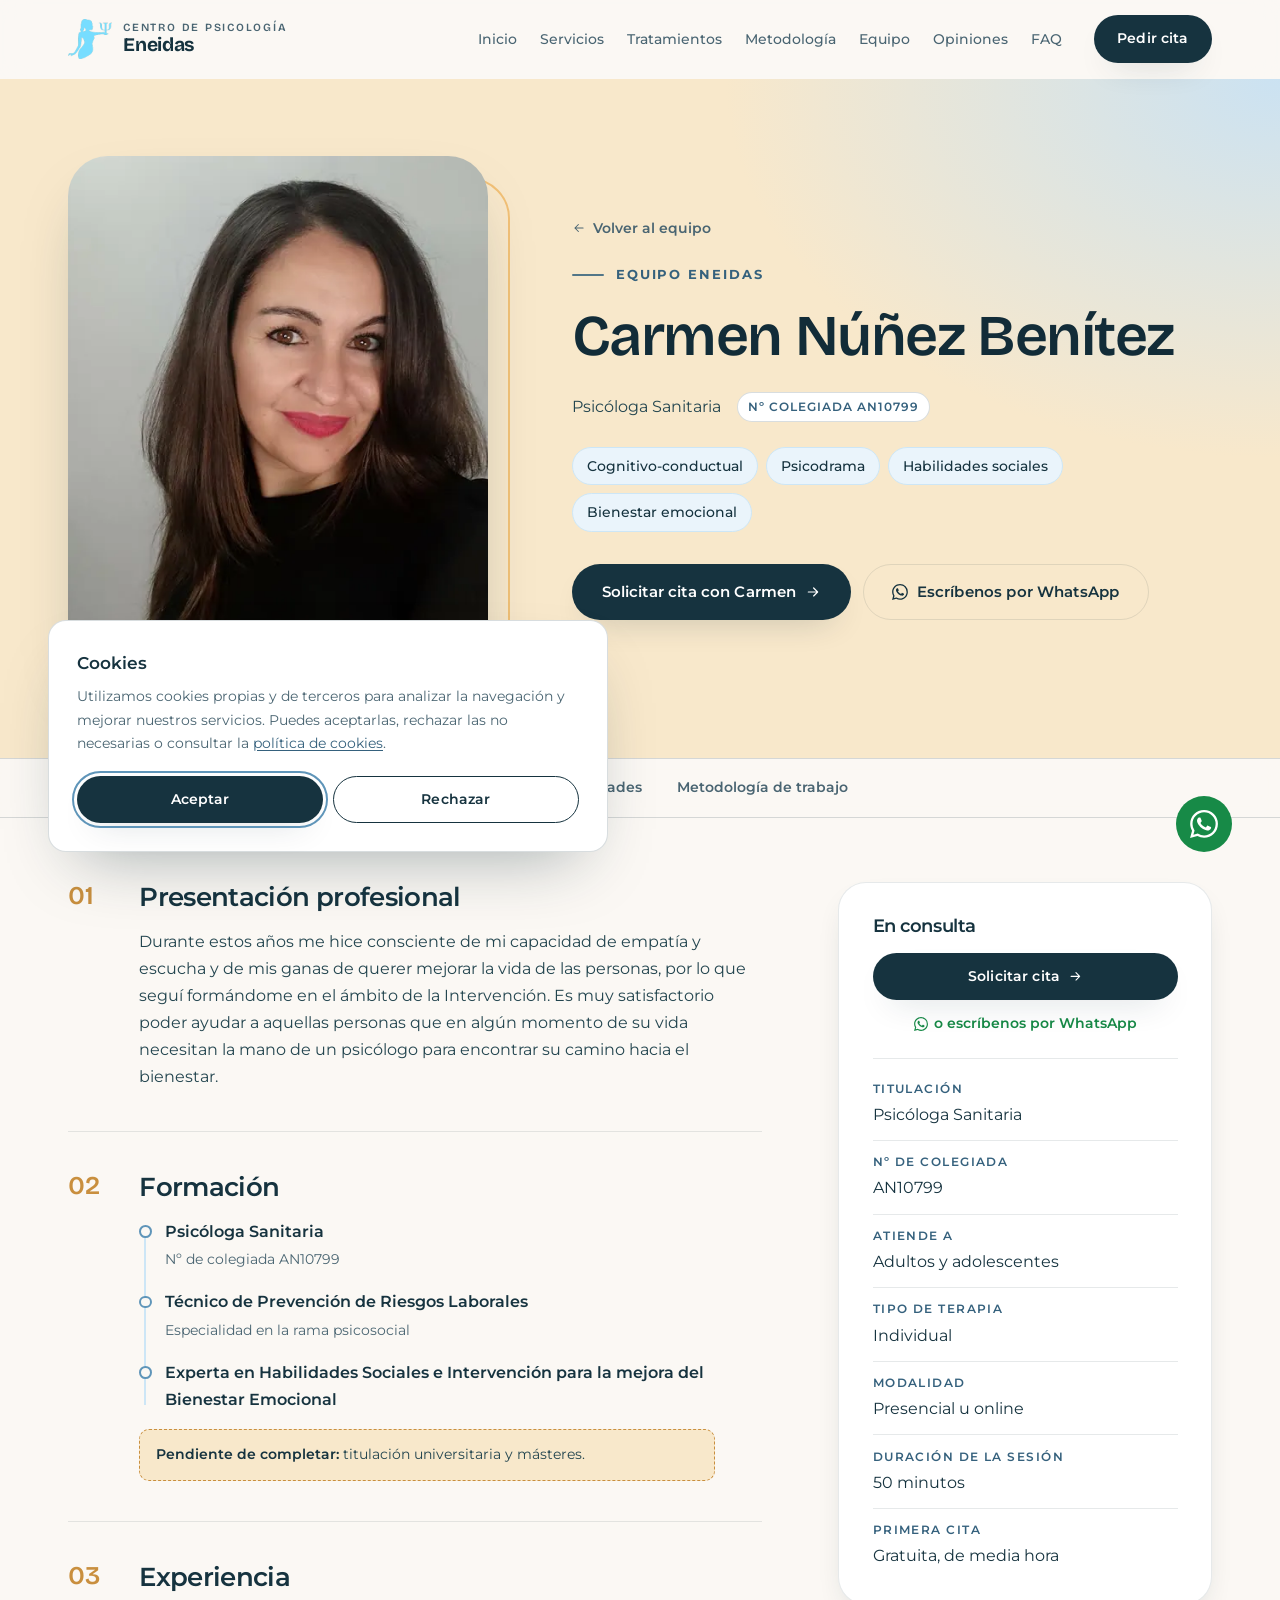
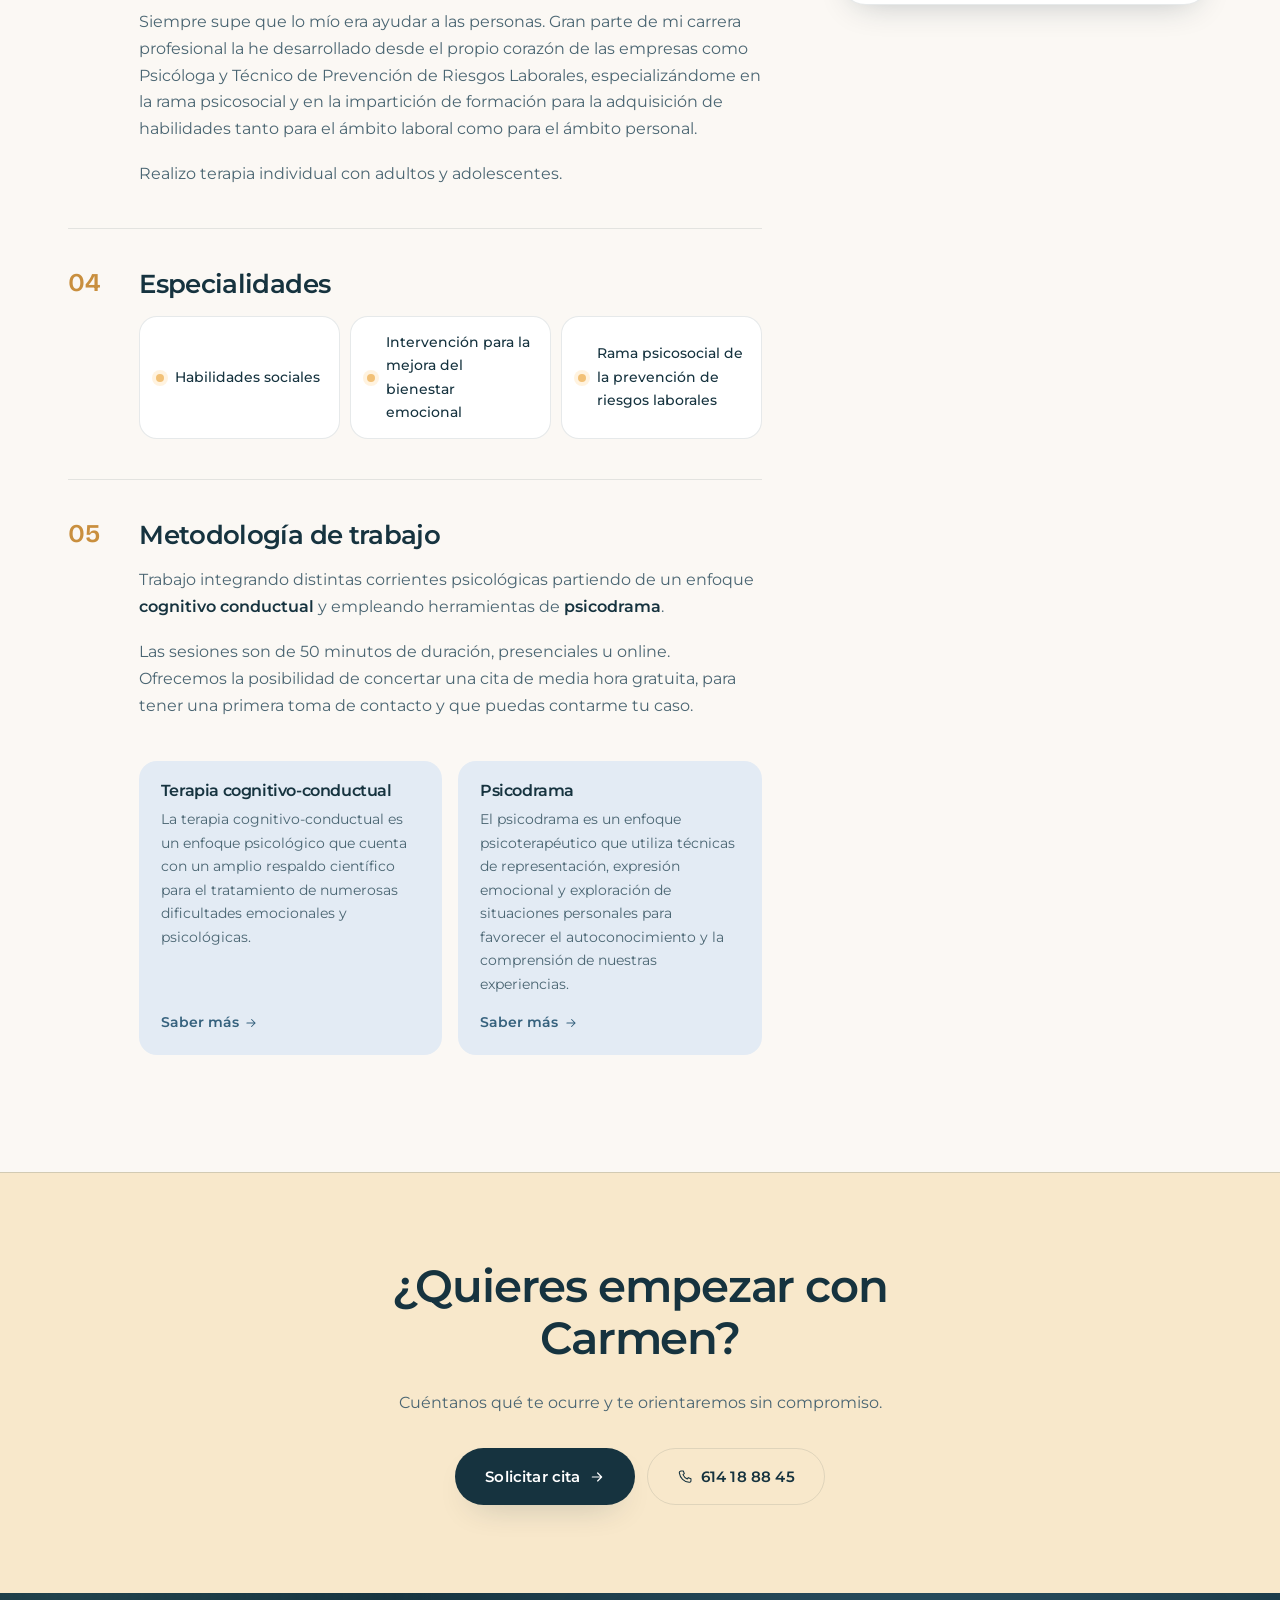
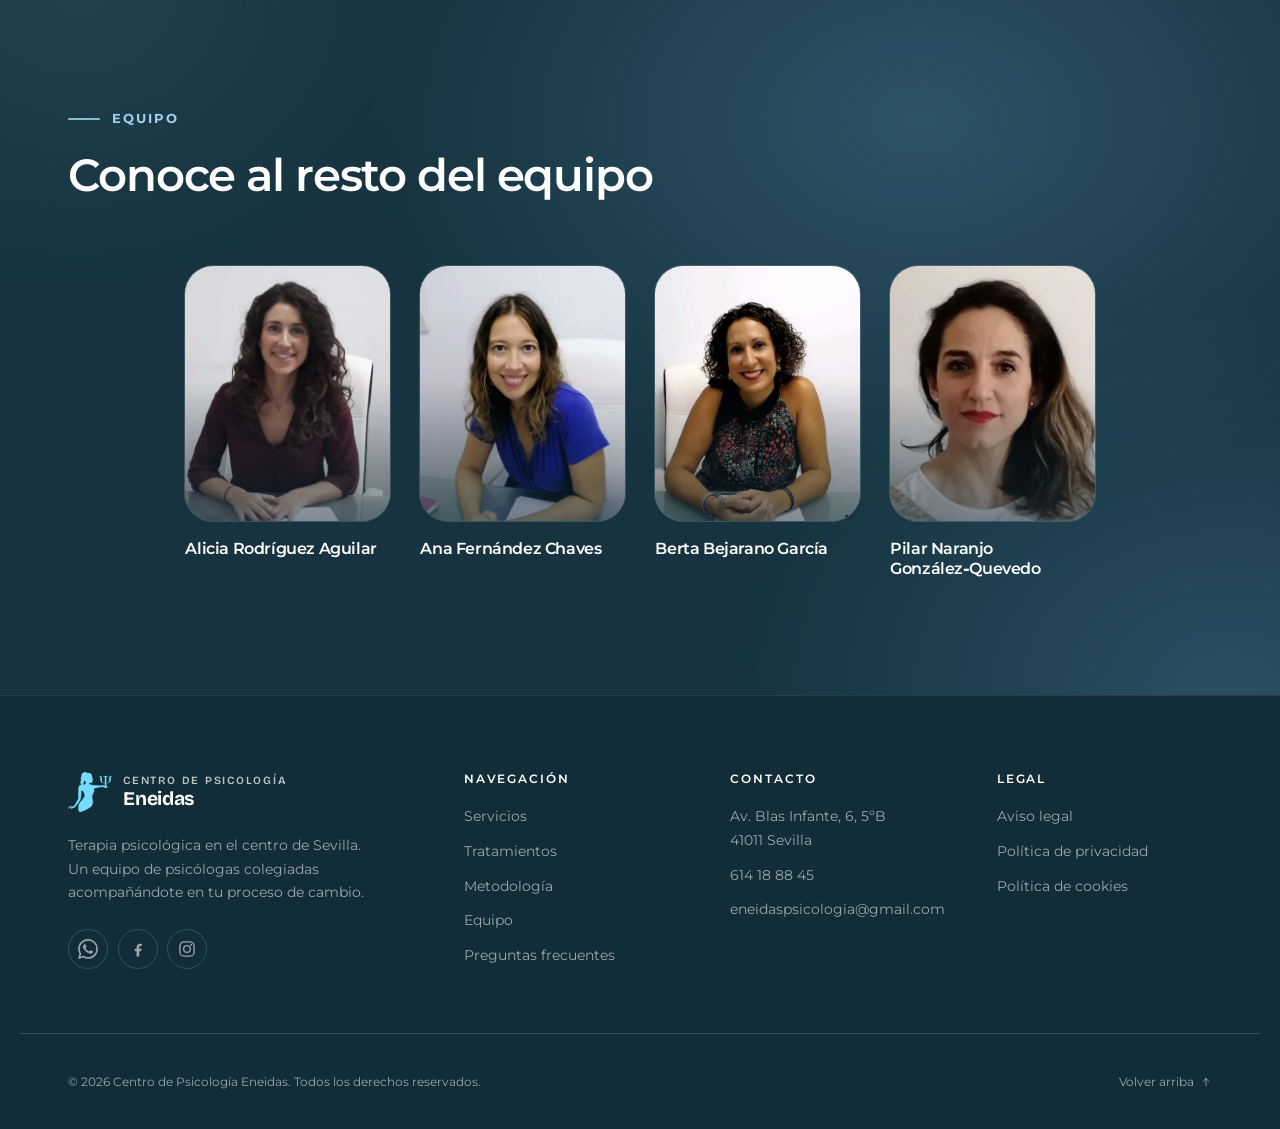
<file: equipo/carmen-nunez-benitez.html>
<!DOCTYPE html>
<html lang="es">
<head>
<meta charset="UTF-8">
<meta name="viewport" content="width=device-width, initial-scale=1">
<title>Carmen Núñez Benítez, psicóloga en Sevilla | Eneidas</title>
<meta name="description" content="Carmen Núñez Benítez, psicóloga en Sevilla: experta en habilidades sociales y bienestar emocional. Enfoque cognitivo-conductual y psicodrama.">
<meta name="robots" content="index, follow">
<meta name="theme-color" content="#16333F">
<link rel="canonical" href="https://www.eneidaspsicologia.com/equipo/carmen-nunez-benitez.html">

<meta property="og:type" content="profile">
<meta property="og:site_name" content="Centro de Psicología Eneidas">
<meta property="og:url" content="https://www.eneidaspsicologia.com/equipo/carmen-nunez-benitez.html">
<meta property="og:title" content="Carmen Núñez Benítez | Centro de Psicología Eneidas">
<meta property="og:description" content="Carmen Núñez Benítez, psicóloga en Sevilla: experta en habilidades sociales y bienestar emocional. Enfoque cognitivo-conductual y psicodrama.">
<meta property="og:image" content="https://www.eneidaspsicologia.com/assets/img/equipo/carmen.jpg">
<meta property="og:locale" content="es_ES">
<meta name="twitter:card" content="summary">

<link rel="icon" href="../favicon.ico" sizes="any">
<link rel="icon" href="../assets/icons/favicon-32.png" sizes="32x32">
<link rel="icon" href="../assets/icons/favicon-192.png" sizes="192x192">
<link rel="apple-touch-icon" href="../assets/icons/apple-touch-icon.png">

<link rel="preload" as="image" href="../assets/img/equipo/carmen.webp" type="image/webp" fetchpriority="high">
<link rel="preload" as="font" type="font/woff2" href="../assets/fonts/montserrat-variable.woff2" crossorigin>
<link rel="stylesheet" href="../assets/css/style.css?v=a6f47e41">

<script type="application/ld+json">
{
  "@context": "https://schema.org",
  "@graph": [
    {
      "@type": "Person",
      "@id": "https://www.eneidaspsicologia.com/equipo/carmen-nunez-benitez.html#persona",
      "name": "Carmen Núñez Benítez",
      "jobTitle": "Psicóloga Sanitaria",
      "url": "https://www.eneidaspsicologia.com/equipo/carmen-nunez-benitez.html",
      "image": "https://www.eneidaspsicologia.com/assets/img/equipo/carmen.jpg",
      "knowsAbout": ["Cognitivo-conductual", "Psicodrama", "Habilidades sociales", "Bienestar emocional"],
      "hasCredential": { "@type": "EducationalOccupationalCredential", "credentialCategory": "Colegiación", "identifier": "AN10799" },
      "worksFor": { "@id": "https://www.eneidaspsicologia.com/#centro" }
    },
    {
      "@type": "BreadcrumbList",
      "itemListElement": [
        { "@type": "ListItem", "position": 1, "name": "Inicio", "item": "https://www.eneidaspsicologia.com/" },
        { "@type": "ListItem", "position": 2, "name": "Equipo", "item": "https://www.eneidaspsicologia.com/#equipo" },
        { "@type": "ListItem", "position": 3, "name": "Carmen Núñez Benítez", "item": "https://www.eneidaspsicologia.com/equipo/carmen-nunez-benitez.html" }
      ]
    }
  ]
}
</script>
</head>
<body class="page-profile" data-root="..">

<a class="skip-link" href="#main">Saltar al contenido</a>

<!-- ===================== HEADER ===================== -->
<header class="header" id="header">
  <div class="wrap header__inner">
    <a class="brand" href="../index.html" aria-label="Centro de Psicología Eneidas, inicio">
      <span class="brand__mark" aria-hidden="true"><img src="../assets/img/logo-mark.png" alt="" width="44" height="40"></span>
      <span class="brand__text"><em>Centro de Psicología</em><strong>Eneidas</strong></span>
    </a>
    <nav class="nav" id="nav" aria-label="Navegación principal">
      <ul class="nav__list">
        <li><a class="nav__link" href="../index.html">Inicio</a></li>
        <li><a class="nav__link" href="../index.html#servicios">Servicios</a></li>
        <li><a class="nav__link" href="../index.html#tratamientos">Tratamientos</a></li>
        <li><a class="nav__link" href="../index.html#metodologia">Metodología</a></li>
        <li><a class="nav__link" href="../index.html#equipo">Equipo</a></li>
        <li><a class="nav__link" href="../index.html#opiniones">Opiniones</a></li>
        <li><a class="nav__link" href="../index.html#faq">FAQ</a></li>
      </ul>
      <a class="btn btn--primary nav__cta" href="../index.html#contacto">Pedir cita</a>
    </nav>
    <button class="burger" id="burger" aria-label="Abrir menú" aria-expanded="false" aria-controls="nav">
      <span></span><span></span><span></span>
    </button>
  </div>
</header>
<div class="nav-overlay" id="navOverlay" hidden></div>
<main id="main">

<!-- ===================== CABECERA DE LA FICHA ===================== -->
<section class="profile-hero">
  <div class="wrap profile-hero__inner">
    <figure class="profile__photo">
      <!-- PENDIENTE: fotografía actualizada (vertical 4:5, mínimo 900×1125 px) -->
      <picture><source srcset="../assets/img/equipo/carmen.webp" type="image/webp"><img src="../assets/img/equipo/carmen.jpg" alt="Retrato de Carmen Núñez Benítez" width="400" height="480" fetchpriority="high" decoding="async"></picture>
    </figure>
    <div class="profile__intro">
      <a class="profile__back" href="../index.html#equipo"><svg class="ico" aria-hidden="true"><use href="#i-arrow"></use></svg> Volver al equipo</a>
      <p class="eyebrow"><span class="eyebrow__line"></span> Equipo Eneidas</p>
      <h1 class="profile__name">Carmen Núñez Benítez</h1>
      <p class="profile__role">Psicóloga Sanitaria <span class="profile__badge">Nº Colegiada AN10799</span></p>
      <ul class="profile__chips" aria-label="Enfoques y áreas de trabajo">
        <li>Cognitivo-conductual</li>
        <li>Psicodrama</li>
        <li>Habilidades sociales</li>
        <li>Bienestar emocional</li>
      </ul>
      <div class="profile__actions">
        <a class="btn btn--primary btn--lg" href="../index.html?psicologa=carmen-nunez-benitez#contacto">Solicitar cita con Carmen <svg class="ico" aria-hidden="true"><use href="#i-arrow"></use></svg></a>
        <a class="btn btn--ghost btn--lg" href="https://wa.me/34614188845?text=Hola%2C%20me%20gustar%C3%ADa%20pedir%20cita%20con%20Carmen%20N%C3%BA%C3%B1ez%20Ben%C3%ADtez." target="_blank" rel="noopener"><svg class="ico" aria-hidden="true"><use href="#i-whatsapp"></use></svg> Escríbenos por WhatsApp</a>
      </div>
    </div>
  </div>
</section>

<!-- ===================== ÍNDICE DE LA FICHA ===================== -->
<nav class="profile-toc" aria-label="Apartados de la ficha">
  <div class="wrap">
    <ul class="profile-toc__list">
        <li><a href="#presentacion">Presentación profesional</a></li>
        <li><a href="#formacion">Formación</a></li>
        <li><a href="#experiencia">Experiencia</a></li>
        <li><a href="#especialidades">Especialidades</a></li>
        <li><a href="#metodologia">Metodología de trabajo</a></li>
    </ul>
  </div>
</nav>

<!-- ===================== CONTENIDO ===================== -->
<div class="section profile-body">
  <div class="wrap profile-body__inner">
    <div class="profile__content">

      <section class="profile__section" id="presentacion" aria-labelledby="presentacion-t">
        <p class="profile__num">01</p>
        <h2 class="profile__h" id="presentacion-t">Presentación profesional</h2>
        <p>Durante estos años me hice consciente de mi capacidad de empatía y escucha y de mis ganas de querer mejorar la vida de las personas, por lo que seguí formándome en el ámbito de la Intervención. Es muy satisfactorio poder ayudar a aquellas personas que en algún momento de su vida necesitan la mano de un psicólogo para encontrar su camino hacia el bienestar.</p>
      </section>

      <section class="profile__section" id="formacion" aria-labelledby="formacion-t">
        <p class="profile__num">02</p>
        <h2 class="profile__h" id="formacion-t">Formación</h2>
        <ol class="timeline">
          <li class="timeline__item"><span class="timeline__title">Psicóloga Sanitaria</span><span class="timeline__meta">Nº de colegiada AN10799</span></li>
          <li class="timeline__item"><span class="timeline__title">Técnico de Prevención de Riesgos Laborales</span><span class="timeline__meta">Especialidad en la rama psicosocial</span></li>
          <li class="timeline__item"><span class="timeline__title">Experta en Habilidades Sociales e Intervención para la mejora del Bienestar Emocional</span></li>
        </ol>
        <p class="profile__pending"><strong>Pendiente de completar:</strong> titulación universitaria y másteres.</p>
      </section>

      <section class="profile__section" id="experiencia" aria-labelledby="experiencia-t">
        <p class="profile__num">03</p>
        <h2 class="profile__h" id="experiencia-t">Experiencia</h2>
        <p>Siempre supe que lo mío era ayudar a las personas. Gran parte de mi carrera profesional la he desarrollado desde el propio corazón de las empresas como Psicóloga y Técnico de Prevención de Riesgos Laborales, especializándome en la rama psicosocial y en la impartición de formación para la adquisición de habilidades tanto para el ámbito laboral como para el ámbito personal.</p>
        <p>Realizo terapia individual con adultos y adolescentes.</p>
      </section>

      <section class="profile__section" id="especialidades" aria-labelledby="especialidades-t">
        <p class="profile__num">04</p>
        <h2 class="profile__h" id="especialidades-t">Especialidades</h2>
        <ul class="specs">
          <li>Habilidades sociales</li>
          <li>Intervención para la mejora del bienestar emocional</li>
          <li>Rama psicosocial de la prevención de riesgos laborales</li>
        </ul>
      </section>

      <section class="profile__section" id="metodologia" aria-labelledby="metodologia-t">
        <p class="profile__num">05</p>
        <h2 class="profile__h" id="metodologia-t">Metodología de trabajo</h2>
        <p>Trabajo integrando distintas corrientes psicológicas partiendo de un enfoque <strong>cognitivo conductual</strong> y empleando herramientas de <strong>psicodrama</strong>.</p>
        <p>Las sesiones son de 50 minutos de duración, presenciales u online. Ofrecemos la posibilidad de concertar una cita de media hora gratuita, para tener una primera toma de contacto y que puedas contarme tu caso.</p>
        <ul class="approaches">
          <li class="approach">
            <h3 class="approach__title">Terapia cognitivo-conductual</h3>
            <p class="approach__text">La terapia cognitivo-conductual es un enfoque psicológico que cuenta con un amplio respaldo científico para el tratamiento de numerosas dificultades emocionales y psicológicas.</p>
            <a class="approach__link" href="../index.html#metodologia">Saber más <svg class="ico" aria-hidden="true"><use href="#i-arrow"></use></svg></a>
          </li>
          <li class="approach">
            <h3 class="approach__title">Psicodrama</h3>
            <p class="approach__text">El psicodrama es un enfoque psicoterapéutico que utiliza técnicas de representación, expresión emocional y exploración de situaciones personales para favorecer el autoconocimiento y la comprensión de nuestras experiencias.</p>
            <a class="approach__link" href="../index.html#metodologia">Saber más <svg class="ico" aria-hidden="true"><use href="#i-arrow"></use></svg></a>
          </li>
        </ul>
      </section>

    </div>
    <aside class="profile__card" aria-labelledby="ficha-titulo">
      <h2 id="ficha-titulo">En consulta</h2>
      <a class="btn btn--primary btn--block" href="../index.html?psicologa=carmen-nunez-benitez#contacto">Solicitar cita <svg class="ico" aria-hidden="true"><use href="#i-arrow"></use></svg></a>
      <a class="profile__card-wa" href="https://wa.me/34614188845?text=Hola%2C%20me%20gustar%C3%ADa%20pedir%20cita%20con%20Carmen%20N%C3%BA%C3%B1ez%20Ben%C3%ADtez." target="_blank" rel="noopener"><svg class="ico" aria-hidden="true"><use href="#i-whatsapp"></use></svg> o escríbenos por WhatsApp</a>
      <dl class="profile__facts">
          <div><dt>Titulación</dt><dd>Psicóloga Sanitaria</dd></div>
          <div><dt>Nº de colegiada</dt><dd>AN10799</dd></div>
          <div><dt>Atiende a</dt><dd>Adultos y adolescentes</dd></div>
          <div><dt>Tipo de terapia</dt><dd>Individual</dd></div>
          <div><dt>Modalidad</dt><dd>Presencial u online</dd></div>
          <div><dt>Duración de la sesión</dt><dd>50 minutos</dd></div>
          <div><dt>Primera cita</dt><dd>Gratuita, de media hora</dd></div>
      </dl>
    </aside>
  </div>
</div>

<!-- ===================== LLAMADA FINAL ===================== -->
<section class="profile-cta">
  <div class="wrap">
    <h2 class="section__title">¿Quieres empezar con Carmen?</h2>
    <p class="section__lead">Cuéntanos qué te ocurre y te orientaremos sin compromiso.</p>
    <div class="profile__actions">
      <a class="btn btn--primary btn--lg" href="../index.html?psicologa=carmen-nunez-benitez#contacto">Solicitar cita <svg class="ico" aria-hidden="true"><use href="#i-arrow"></use></svg></a>
      <a class="btn btn--ghost btn--lg" href="tel:+34614188845"><svg class="ico" aria-hidden="true"><use href="#i-phone"></use></svg> 614 18 88 45</a>
    </div>
  </div>
</section>

<!-- ===================== RESTO DEL EQUIPO ===================== -->
<section class="section section--ink">
  <div class="wrap">
    <header class="section__head">
      <p class="eyebrow eyebrow--light"><span class="eyebrow__line"></span> Equipo</p>
      <h2 class="section__title">Conoce al resto del equipo</h2>
    </header>
    <div class="team">
      <article class="member reveal">
        <a class="member__link" href="alicia-rodriguez-aguilar.html" tabindex="-1" aria-hidden="true"><div class="member__photo"><picture><source srcset="../assets/img/equipo/alicia.webp" type="image/webp"><img src="../assets/img/equipo/alicia.jpg" alt="Alicia Rodríguez Aguilar, psicóloga" width="400" height="480" loading="lazy" decoding="async"></picture></div></a>
        <h3 class="member__name"><a href="alicia-rodriguez-aguilar.html">Alicia Rodríguez Aguilar</a></h3>
      </article>
      <article class="member reveal">
        <a class="member__link" href="ana-fernandez-chaves.html" tabindex="-1" aria-hidden="true"><div class="member__photo"><picture><source srcset="../assets/img/equipo/ana.webp" type="image/webp"><img src="../assets/img/equipo/ana.jpg" alt="Ana Fernández Chaves, psicóloga" width="400" height="480" loading="lazy" decoding="async"></picture></div></a>
        <h3 class="member__name"><a href="ana-fernandez-chaves.html">Ana Fernández Chaves</a></h3>
      </article>
      <article class="member reveal">
        <a class="member__link" href="berta-bejarano-garcia.html" tabindex="-1" aria-hidden="true"><div class="member__photo"><picture><source srcset="../assets/img/equipo/berta.webp" type="image/webp"><img src="../assets/img/equipo/berta.jpg" alt="Berta Bejarano García, psicóloga" width="400" height="480" loading="lazy" decoding="async"></picture></div></a>
        <h3 class="member__name"><a href="berta-bejarano-garcia.html">Berta Bejarano García</a></h3>
      </article>
      <article class="member reveal">
        <a class="member__link" href="pilar-naranjo-gonzalez-quevedo.html" tabindex="-1" aria-hidden="true"><div class="member__photo"><picture><source srcset="../assets/img/equipo/pilar.webp" type="image/webp"><img src="../assets/img/equipo/pilar.jpg" alt="Pilar Naranjo González-Quevedo, psicóloga" width="400" height="480" loading="lazy" decoding="async"></picture></div></a>
        <h3 class="member__name"><a href="pilar-naranjo-gonzalez-quevedo.html">Pilar Naranjo González&#8209;Quevedo</a></h3>
      </article>
    </div>
  </div>
</section>

</main>

<!-- ===================== FOOTER ===================== -->
<footer class="footer">
  <div class="wrap footer__inner">
    <div class="footer__brand">
      <a class="brand brand--light" href="../index.html">
        <span class="brand__mark" aria-hidden="true"><img src="../assets/img/logo-mark.png" alt="" width="44" height="40"></span>
        <span class="brand__text"><em>Centro de Psicología</em><strong>Eneidas</strong></span>
      </a>
      <p>Terapia psicológica en el centro de Sevilla. Un equipo de psicólogas colegiadas acompañándote en tu proceso de cambio.</p>
      <div class="footer__social">
        <a href="https://wa.me/34614188845?text=Hola%2C%20me%20gustar%C3%ADa%20pedir%20cita." target="_blank" rel="noopener" aria-label="WhatsApp" data-tip="WhatsApp"><svg class="ico" aria-hidden="true"><use href="#i-whatsapp"></use></svg></a>
        <a href="https://www.facebook.com/people/Centro-de-Psicolog%C3%ADa-Eneidas/100063482472601/" target="_blank" rel="noopener" aria-label="Facebook" data-tip="Facebook"><svg class="ico" aria-hidden="true"><use href="#i-fb"></use></svg></a>
        <a href="https://www.instagram.com/centrodepsicologiaeneidas/" target="_blank" rel="noopener" aria-label="Instagram" data-tip="Instagram"><svg class="ico" aria-hidden="true"><use href="#i-ig"></use></svg></a>
      </div>
    </div>
    <nav class="footer__col" aria-label="Enlaces del sitio">
      <h3>Navegación</h3>
      <ul>
        <li><a href="../index.html#servicios">Servicios</a></li>
        <li><a href="../index.html#tratamientos">Tratamientos</a></li>
        <li><a href="../index.html#metodologia">Metodología</a></li>
        <li><a href="../index.html#equipo">Equipo</a></li>
        <li><a href="../index.html#faq">Preguntas frecuentes</a></li>
      </ul>
    </nav>
    <div class="footer__col">
      <h3>Contacto</h3>
      <ul>
        <li>Av. Blas Infante, 6, 5ºB<br>41011 Sevilla</li>
        <li><a href="tel:+34614188845">614 18 88 45</a></li>
        <li><a href="mailto:eneidaspsicologia@gmail.com">eneidaspsicologia@gmail.com</a></li>
      </ul>
    </div>
    <div class="footer__col">
      <h3>Legal</h3>
      <ul>
        <li><a href="../aviso-legal.html">Aviso legal</a></li>
        <li><a href="../politica-de-privacidad.html">Política de privacidad</a></li>
        <li><a href="../politica-de-cookies.html">Política de cookies</a></li>
      </ul>
    </div>
  </div>
  <div class="wrap footer__bottom">
    <p>© <span id="year">2026</span> Centro de Psicología Eneidas. Todos los derechos reservados.</p>
    <a class="footer__top" href="#main">Volver arriba <svg class="ico ico--up" aria-hidden="true"><use href="#i-arrow"></use></svg></a>
  </div>
</footer>

<!-- ===================== WHATSAPP FLOTANTE ===================== -->
<a class="whatsapp-float" href="https://wa.me/34614188845?text=Hola%2C%20me%20gustar%C3%ADa%20pedir%20cita%20con%20Carmen%20N%C3%BA%C3%B1ez%20Ben%C3%ADtez." target="_blank" rel="noopener" aria-label="Escríbenos por WhatsApp" data-tip="WhatsApp"><svg class="ico" aria-hidden="true"><use href="#i-whatsapp"></use></svg></a>

<!-- ===================== BARRA DE CITA (MÓVIL) ===================== -->
<div class="profile-bar">
  <a class="btn btn--primary profile-bar__cta" href="../index.html?psicologa=carmen-nunez-benitez#contacto">Solicitar cita con Carmen</a>
</div>

<!-- ===================== SPRITE SVG ===================== -->
<svg class="sprite" xmlns="http://www.w3.org/2000/svg" aria-hidden="true" focusable="false">
  
  <symbol id="i-whatsapp" viewBox="0 0 24 24"><path fill="currentColor" d="M17.472 14.382c-.297-.149-1.758-.867-2.03-.967-.273-.099-.471-.148-.67.15-.197.297-.767.966-.94 1.164-.173.199-.347.223-.644.075-.297-.15-1.255-.463-2.39-1.475-.883-.788-1.48-1.761-1.653-2.059-.173-.297-.018-.458.13-.606.134-.133.298-.347.446-.52.149-.174.198-.298.298-.497.099-.198.05-.371-.025-.52-.075-.149-.669-1.612-.916-2.207-.242-.579-.487-.5-.669-.51-.173-.008-.371-.01-.57-.01-.198 0-.52.074-.792.372-.272.297-1.04 1.016-1.04 2.479 0 1.462 1.065 2.875 1.213 3.074.149.198 2.096 3.2 5.077 4.487.709.306 1.262.489 1.694.625.712.227 1.36.195 1.871.118.571-.085 1.758-.719 2.006-1.413.248-.694.248-1.289.173-1.413-.074-.124-.272-.198-.57-.347m-5.421 7.403h-.004a9.87 9.87 0 01-5.031-1.378l-.361-.214-3.741.982.998-3.648-.235-.374a9.86 9.86 0 01-1.51-5.26c.001-5.45 4.436-9.884 9.888-9.884 2.64 0 5.122 1.03 6.988 2.898a9.825 9.825 0 012.893 6.994c-.003 5.45-4.437 9.884-9.885 9.884m8.413-18.297A11.815 11.815 0 0012.05 0C5.495 0 .16 5.335.157 11.892c0 2.096.547 4.142 1.588 5.945L.057 24l6.305-1.654a11.882 11.882 0 005.683 1.448h.005c6.554 0 11.89-5.335 11.893-11.893a11.821 11.821 0 00-3.48-8.413Z"/></symbol>
  <symbol id="i-pause" viewBox="0 0 24 24"><path d="M8 5v14M16 5v14" fill="none" stroke="currentColor" stroke-width="2.2" stroke-linecap="round"/></symbol>
  <symbol id="i-play" viewBox="0 0 24 24"><path d="M8 5.5v13l11-6.5Z" fill="currentColor" stroke="currentColor" stroke-width="1.6" stroke-linejoin="round"/></symbol>
  <symbol id="i-pin" viewBox="0 0 24 24"><path d="M12 21s7-6.2 7-11a7 7 0 1 0-14 0c0 4.8 7 11 7 11Z" fill="none" stroke="currentColor" stroke-width="1.6"/><circle cx="12" cy="10" r="2.6" fill="none" stroke="currentColor" stroke-width="1.6"/></symbol>
  <symbol id="i-phone" viewBox="0 0 24 24"><path d="M6.5 3h3l1.5 4-2 1.5a12 12 0 0 0 6.5 6.5L17 13l4 1.5v3a2.5 2.5 0 0 1-2.8 2.5A16.5 16.5 0 0 1 3.5 5.8 2.5 2.5 0 0 1 6 3Z" fill="none" stroke="currentColor" stroke-width="1.6" stroke-linejoin="round"/></symbol>
  <symbol id="i-mail" viewBox="0 0 24 24"><rect x="3" y="5" width="18" height="14" rx="2.5" fill="none" stroke="currentColor" stroke-width="1.6"/><path d="m4 7 8 6 8-6" fill="none" stroke="currentColor" stroke-width="1.6" stroke-linecap="round"/></symbol>
  <symbol id="i-fb" viewBox="0 0 24 24"><path d="M14.5 8.5h2.2V5.6h-2.4c-2.6 0-4 1.6-4 4v2H8v3h2.3V21h3.2v-6.4h2.3l.5-3h-2.8V9.8c0-.9.3-1.3 1-1.3Z" fill="currentColor"/></symbol>
  <symbol id="i-ig" viewBox="0 0 24 24"><rect x="3.5" y="3.5" width="17" height="17" rx="5" fill="none" stroke="currentColor" stroke-width="1.6"/><circle cx="12" cy="12" r="4" fill="none" stroke="currentColor" stroke-width="1.6"/><circle cx="17.2" cy="6.8" r="1.2" fill="currentColor"/></symbol>
  <symbol id="i-arrow" viewBox="0 0 24 24"><path d="M5 12h14m-6-6 6 6-6 6" fill="none" stroke="currentColor" stroke-width="1.8" stroke-linecap="round" stroke-linejoin="round"/></symbol>
  <symbol id="i-user" viewBox="0 0 24 24"><circle cx="12" cy="8" r="3.8" fill="none" stroke="currentColor" stroke-width="1.6"/><path d="M4.5 20c.8-3.8 3.8-5.8 7.5-5.8s6.7 2 7.5 5.8" fill="none" stroke="currentColor" stroke-width="1.6" stroke-linecap="round"/></symbol>
  <symbol id="i-users" viewBox="0 0 24 24"><circle cx="8.5" cy="9" r="3.2" fill="none" stroke="currentColor" stroke-width="1.6"/><circle cx="16" cy="9.8" r="2.6" fill="none" stroke="currentColor" stroke-width="1.6"/><path d="M2.8 19.5c.7-3.2 3-4.9 5.7-4.9s5 1.7 5.7 4.9M15.4 14.8c2.4.2 4.2 1.8 4.8 4.7" fill="none" stroke="currentColor" stroke-width="1.6" stroke-linecap="round"/></symbol>
  <symbol id="i-home" viewBox="0 0 24 24"><path d="M4 10.5 12 4l8 6.5V19a1.5 1.5 0 0 1-1.5 1.5h-13A1.5 1.5 0 0 1 4 19Z" fill="none" stroke="currentColor" stroke-width="1.6" stroke-linejoin="round"/><path d="M9.5 20.5v-6h5v6" fill="none" stroke="currentColor" stroke-width="1.6"/></symbol>
  <symbol id="i-group" viewBox="0 0 24 24"><circle cx="12" cy="6" r="2.4" fill="none" stroke="currentColor" stroke-width="1.6"/><circle cx="5.5" cy="16" r="2.4" fill="none" stroke="currentColor" stroke-width="1.6"/><circle cx="18.5" cy="16" r="2.4" fill="none" stroke="currentColor" stroke-width="1.6"/><path d="M10.4 7.7 7 13.9m6.6-6.2L17 13.9M8 16.4h8" fill="none" stroke="currentColor" stroke-width="1.6" stroke-linecap="round"/></symbol>
</svg>
<script src="../assets/js/main.js?v=965f9f44" defer></script>
<script src="../assets/js/cookies.js?v=b3bca723" defer></script>
<script src="../assets/js/analytics.js?v=fd0b8e64" defer></script>
</body>
</html>
</file>
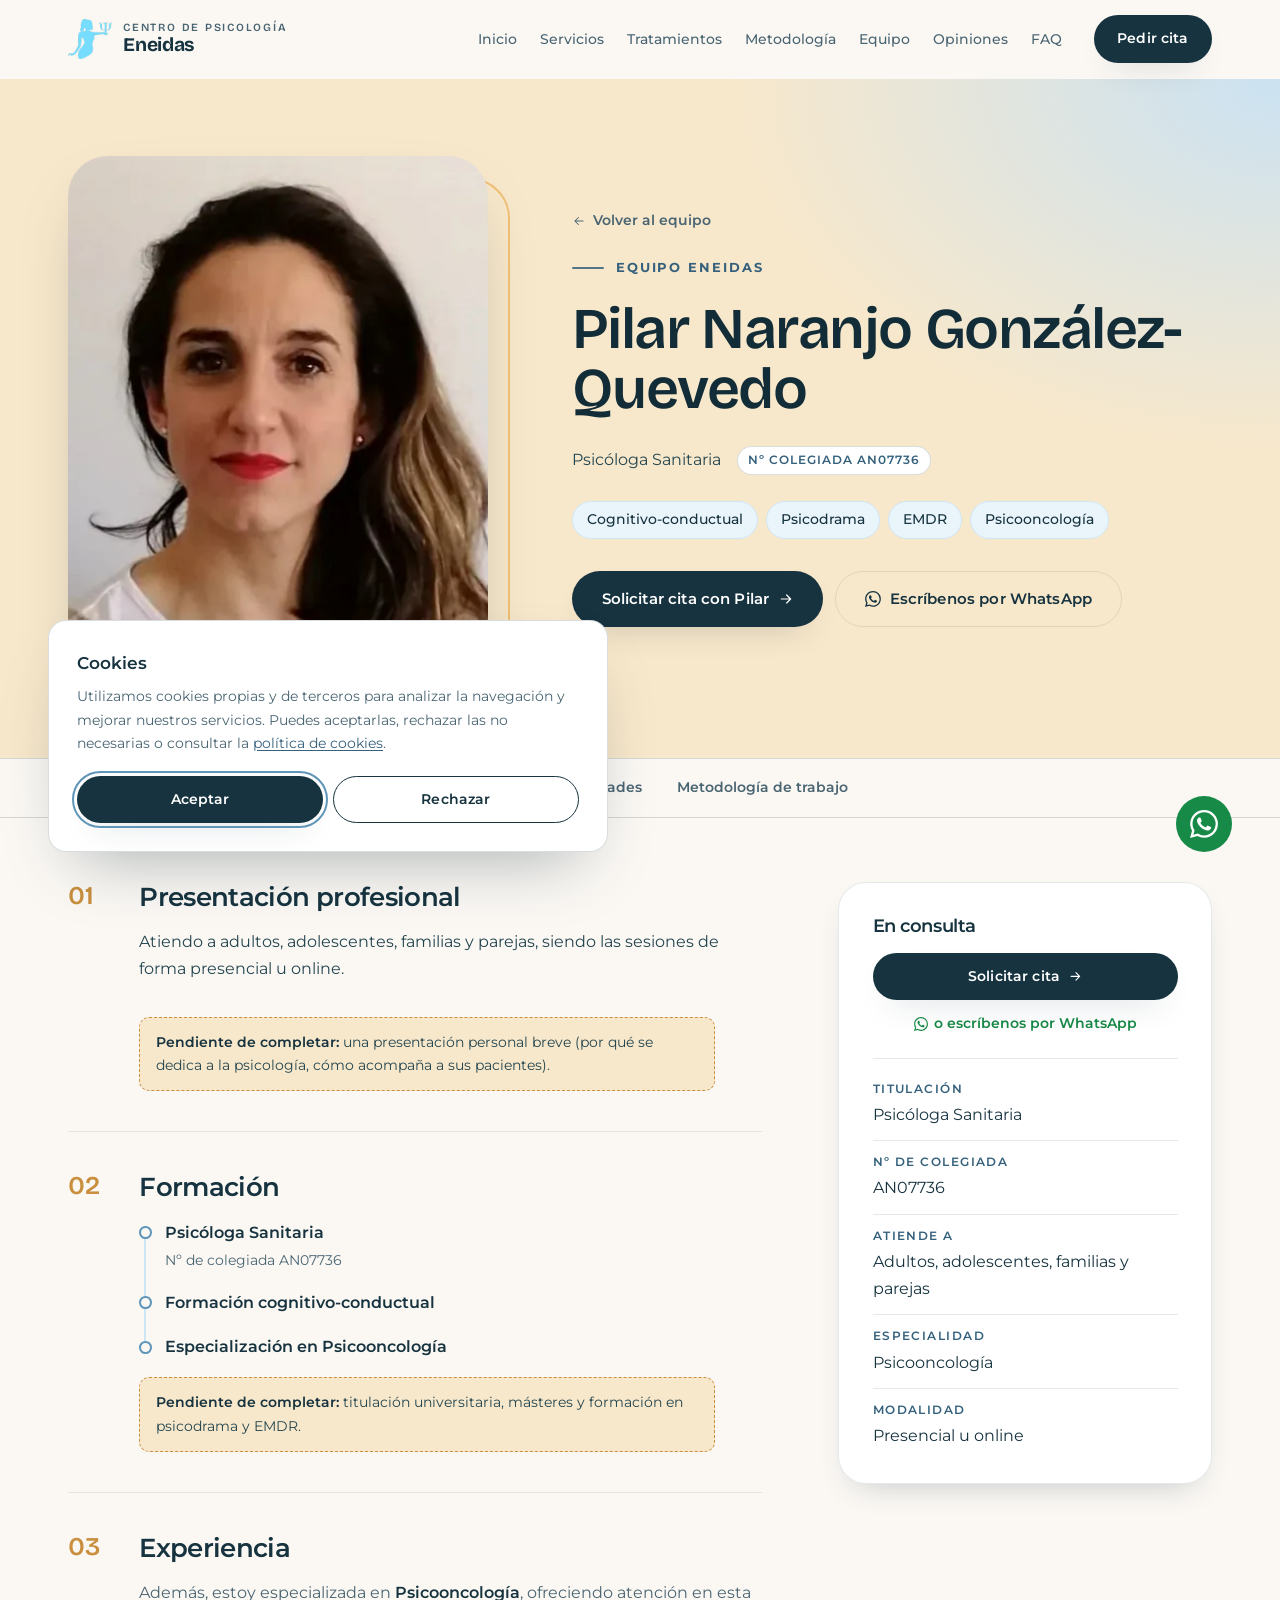
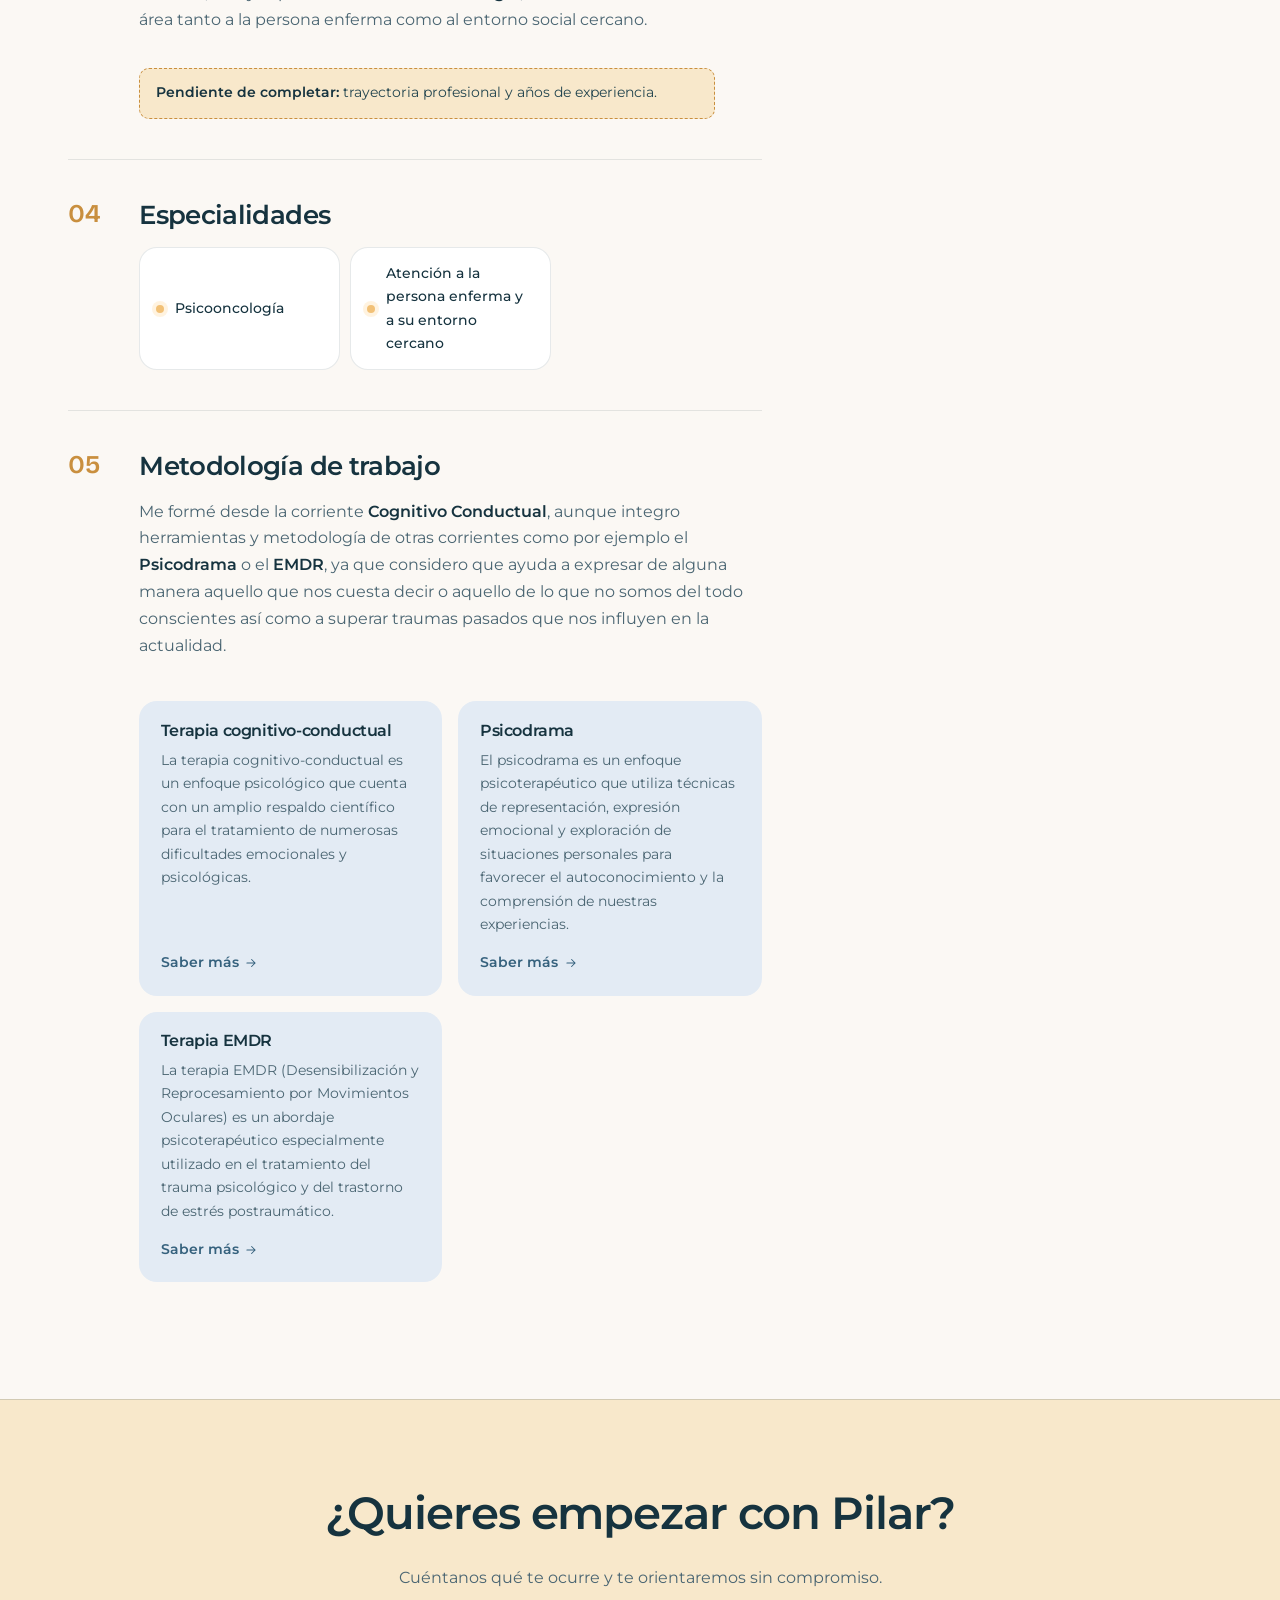
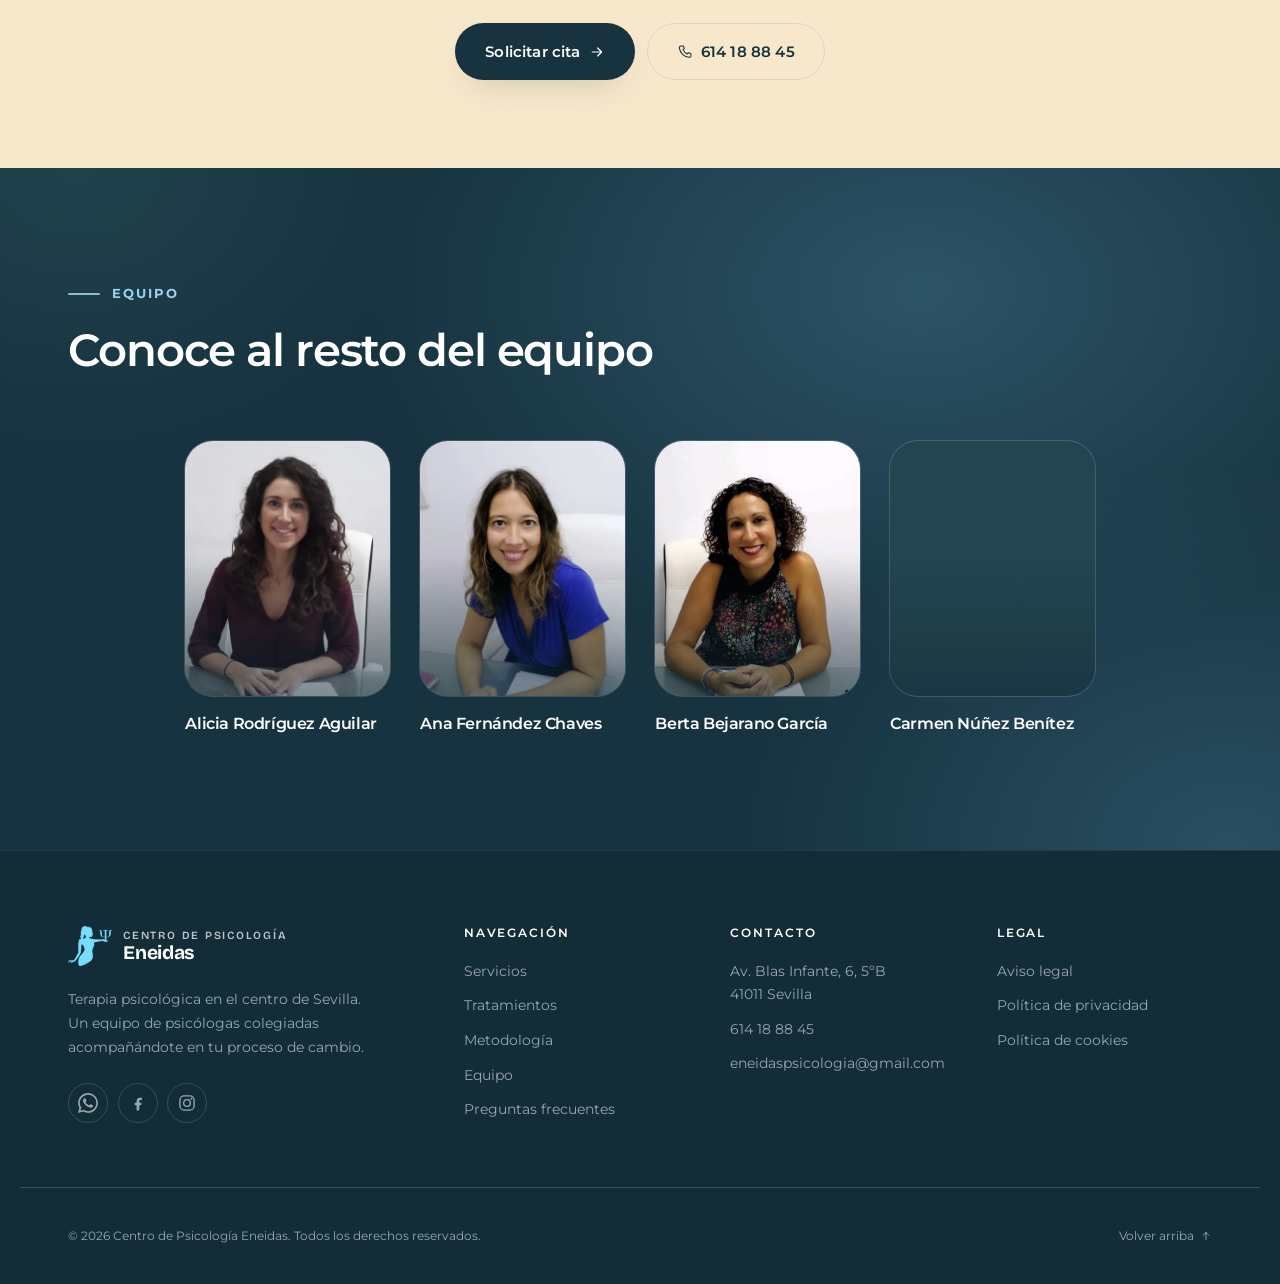
<file: equipo/pilar-naranjo-gonzalez-quevedo.html>
<!DOCTYPE html>
<html lang="es">
<head>
<meta charset="UTF-8">
<meta name="viewport" content="width=device-width, initial-scale=1">
<title>Pilar Naranjo González-Quevedo, psicóloga en Sevilla | Eneidas</title>
<meta name="description" content="Pilar Naranjo González-Quevedo, psicóloga en Sevilla: especializada en psicooncología. Enfoque cognitivo-conductual con psicodrama y EMDR.">
<meta name="robots" content="index, follow">
<meta name="theme-color" content="#16333F">
<link rel="canonical" href="https://www.eneidaspsicologia.com/equipo/pilar-naranjo-gonzalez-quevedo.html">

<meta property="og:type" content="profile">
<meta property="og:site_name" content="Centro de Psicología Eneidas">
<meta property="og:url" content="https://www.eneidaspsicologia.com/equipo/pilar-naranjo-gonzalez-quevedo.html">
<meta property="og:title" content="Pilar Naranjo González-Quevedo | Centro de Psicología Eneidas">
<meta property="og:description" content="Pilar Naranjo González-Quevedo, psicóloga en Sevilla: especializada en psicooncología. Enfoque cognitivo-conductual con psicodrama y EMDR.">
<meta property="og:image" content="https://www.eneidaspsicologia.com/assets/img/equipo/pilar.jpg">
<meta property="og:locale" content="es_ES">
<meta name="twitter:card" content="summary">

<link rel="icon" href="../favicon.ico" sizes="any">
<link rel="icon" href="../assets/icons/favicon-32.png" sizes="32x32">
<link rel="icon" href="../assets/icons/favicon-192.png" sizes="192x192">
<link rel="apple-touch-icon" href="../assets/icons/apple-touch-icon.png">

<link rel="preload" as="image" href="../assets/img/equipo/pilar.webp" type="image/webp" fetchpriority="high">
<link rel="preload" as="font" type="font/woff2" href="../assets/fonts/montserrat-variable.woff2" crossorigin>
<link rel="stylesheet" href="../assets/css/style.css?v=a6f47e41">

<script type="application/ld+json">
{
  "@context": "https://schema.org",
  "@graph": [
    {
      "@type": "Person",
      "@id": "https://www.eneidaspsicologia.com/equipo/pilar-naranjo-gonzalez-quevedo.html#persona",
      "name": "Pilar Naranjo González-Quevedo",
      "jobTitle": "Psicóloga Sanitaria",
      "url": "https://www.eneidaspsicologia.com/equipo/pilar-naranjo-gonzalez-quevedo.html",
      "image": "https://www.eneidaspsicologia.com/assets/img/equipo/pilar.jpg",
      "knowsAbout": ["Cognitivo-conductual", "Psicodrama", "EMDR", "Psicooncología"],
      "hasCredential": { "@type": "EducationalOccupationalCredential", "credentialCategory": "Colegiación", "identifier": "AN07736" },
      "worksFor": { "@id": "https://www.eneidaspsicologia.com/#centro" }
    },
    {
      "@type": "BreadcrumbList",
      "itemListElement": [
        { "@type": "ListItem", "position": 1, "name": "Inicio", "item": "https://www.eneidaspsicologia.com/" },
        { "@type": "ListItem", "position": 2, "name": "Equipo", "item": "https://www.eneidaspsicologia.com/#equipo" },
        { "@type": "ListItem", "position": 3, "name": "Pilar Naranjo González-Quevedo", "item": "https://www.eneidaspsicologia.com/equipo/pilar-naranjo-gonzalez-quevedo.html" }
      ]
    }
  ]
}
</script>
</head>
<body class="page-profile" data-root="..">

<a class="skip-link" href="#main">Saltar al contenido</a>

<!-- ===================== HEADER ===================== -->
<header class="header" id="header">
  <div class="wrap header__inner">
    <a class="brand" href="../index.html" aria-label="Centro de Psicología Eneidas, inicio">
      <span class="brand__mark" aria-hidden="true"><img src="../assets/img/logo-mark.png" alt="" width="44" height="40"></span>
      <span class="brand__text"><em>Centro de Psicología</em><strong>Eneidas</strong></span>
    </a>
    <nav class="nav" id="nav" aria-label="Navegación principal">
      <ul class="nav__list">
        <li><a class="nav__link" href="../index.html">Inicio</a></li>
        <li><a class="nav__link" href="../index.html#servicios">Servicios</a></li>
        <li><a class="nav__link" href="../index.html#tratamientos">Tratamientos</a></li>
        <li><a class="nav__link" href="../index.html#metodologia">Metodología</a></li>
        <li><a class="nav__link" href="../index.html#equipo">Equipo</a></li>
        <li><a class="nav__link" href="../index.html#opiniones">Opiniones</a></li>
        <li><a class="nav__link" href="../index.html#faq">FAQ</a></li>
      </ul>
      <a class="btn btn--primary nav__cta" href="../index.html#contacto">Pedir cita</a>
    </nav>
    <button class="burger" id="burger" aria-label="Abrir menú" aria-expanded="false" aria-controls="nav">
      <span></span><span></span><span></span>
    </button>
  </div>
</header>
<div class="nav-overlay" id="navOverlay" hidden></div>
<main id="main">

<!-- ===================== CABECERA DE LA FICHA ===================== -->
<section class="profile-hero">
  <div class="wrap profile-hero__inner">
    <figure class="profile__photo">
      <!-- PENDIENTE: fotografía actualizada (vertical 4:5, mínimo 900×1125 px) -->
      <picture><source srcset="../assets/img/equipo/pilar.webp" type="image/webp"><img src="../assets/img/equipo/pilar.jpg" alt="Retrato de Pilar Naranjo González-Quevedo" width="400" height="480" fetchpriority="high" decoding="async"></picture>
    </figure>
    <div class="profile__intro">
      <a class="profile__back" href="../index.html#equipo"><svg class="ico" aria-hidden="true"><use href="#i-arrow"></use></svg> Volver al equipo</a>
      <p class="eyebrow"><span class="eyebrow__line"></span> Equipo Eneidas</p>
      <h1 class="profile__name">Pilar Naranjo González-Quevedo</h1>
      <p class="profile__role">Psicóloga Sanitaria <span class="profile__badge">Nº Colegiada AN07736</span></p>
      <ul class="profile__chips" aria-label="Enfoques y áreas de trabajo">
        <li>Cognitivo-conductual</li>
        <li>Psicodrama</li>
        <li>EMDR</li>
        <li>Psicooncología</li>
      </ul>
      <div class="profile__actions">
        <a class="btn btn--primary btn--lg" href="../index.html?psicologa=pilar-naranjo-gonzalez-quevedo#contacto">Solicitar cita con Pilar <svg class="ico" aria-hidden="true"><use href="#i-arrow"></use></svg></a>
        <a class="btn btn--ghost btn--lg" href="https://wa.me/34614188845?text=Hola%2C%20me%20gustar%C3%ADa%20pedir%20cita%20con%20Pilar%20Naranjo%20Gonz%C3%A1lez-Quevedo." target="_blank" rel="noopener"><svg class="ico" aria-hidden="true"><use href="#i-whatsapp"></use></svg> Escríbenos por WhatsApp</a>
      </div>
    </div>
  </div>
</section>

<!-- ===================== ÍNDICE DE LA FICHA ===================== -->
<nav class="profile-toc" aria-label="Apartados de la ficha">
  <div class="wrap">
    <ul class="profile-toc__list">
        <li><a href="#presentacion">Presentación profesional</a></li>
        <li><a href="#formacion">Formación</a></li>
        <li><a href="#experiencia">Experiencia</a></li>
        <li><a href="#especialidades">Especialidades</a></li>
        <li><a href="#metodologia">Metodología de trabajo</a></li>
    </ul>
  </div>
</nav>

<!-- ===================== CONTENIDO ===================== -->
<div class="section profile-body">
  <div class="wrap profile-body__inner">
    <div class="profile__content">

      <section class="profile__section" id="presentacion" aria-labelledby="presentacion-t">
        <p class="profile__num">01</p>
        <h2 class="profile__h" id="presentacion-t">Presentación profesional</h2>
        <p>Atiendo a adultos, adolescentes, familias y parejas, siendo las sesiones de forma presencial u online.</p>
        <p class="profile__pending"><strong>Pendiente de completar:</strong> una presentación personal breve (por qué se dedica a la psicología, cómo acompaña a sus pacientes).</p>
      </section>

      <section class="profile__section" id="formacion" aria-labelledby="formacion-t">
        <p class="profile__num">02</p>
        <h2 class="profile__h" id="formacion-t">Formación</h2>
        <ol class="timeline">
          <li class="timeline__item"><span class="timeline__title">Psicóloga Sanitaria</span><span class="timeline__meta">Nº de colegiada AN07736</span></li>
          <li class="timeline__item"><span class="timeline__title">Formación cognitivo-conductual</span></li>
          <li class="timeline__item"><span class="timeline__title">Especialización en Psicooncología</span></li>
        </ol>
        <p class="profile__pending"><strong>Pendiente de completar:</strong> titulación universitaria, másteres y formación en psicodrama y EMDR.</p>
      </section>

      <section class="profile__section" id="experiencia" aria-labelledby="experiencia-t">
        <p class="profile__num">03</p>
        <h2 class="profile__h" id="experiencia-t">Experiencia</h2>
        <p>Además, estoy especializada en <strong>Psicooncología</strong>, ofreciendo atención en esta área tanto a la persona enferma como al entorno social cercano.</p>
        <p class="profile__pending"><strong>Pendiente de completar:</strong> trayectoria profesional y años de experiencia.</p>
      </section>

      <section class="profile__section" id="especialidades" aria-labelledby="especialidades-t">
        <p class="profile__num">04</p>
        <h2 class="profile__h" id="especialidades-t">Especialidades</h2>
        <ul class="specs">
          <li>Psicooncología</li>
          <li>Atención a la persona enferma y a su entorno cercano</li>
        </ul>
      </section>

      <section class="profile__section" id="metodologia" aria-labelledby="metodologia-t">
        <p class="profile__num">05</p>
        <h2 class="profile__h" id="metodologia-t">Metodología de trabajo</h2>
        <p>Me formé desde la corriente <strong>Cognitivo Conductual</strong>, aunque integro herramientas y metodología de otras corrientes como por ejemplo el <strong>Psicodrama</strong> o el <strong>EMDR</strong>, ya que considero que ayuda a expresar de alguna manera aquello que nos cuesta decir o aquello de lo que no somos del todo conscientes así como a superar traumas pasados que nos influyen en la actualidad.</p>
        <ul class="approaches">
          <li class="approach">
            <h3 class="approach__title">Terapia cognitivo-conductual</h3>
            <p class="approach__text">La terapia cognitivo-conductual es un enfoque psicológico que cuenta con un amplio respaldo científico para el tratamiento de numerosas dificultades emocionales y psicológicas.</p>
            <a class="approach__link" href="../index.html#metodologia">Saber más <svg class="ico" aria-hidden="true"><use href="#i-arrow"></use></svg></a>
          </li>
          <li class="approach">
            <h3 class="approach__title">Psicodrama</h3>
            <p class="approach__text">El psicodrama es un enfoque psicoterapéutico que utiliza técnicas de representación, expresión emocional y exploración de situaciones personales para favorecer el autoconocimiento y la comprensión de nuestras experiencias.</p>
            <a class="approach__link" href="../index.html#metodologia">Saber más <svg class="ico" aria-hidden="true"><use href="#i-arrow"></use></svg></a>
          </li>
          <li class="approach">
            <h3 class="approach__title">Terapia EMDR</h3>
            <p class="approach__text">La terapia EMDR (Desensibilización y Reprocesamiento por Movimientos Oculares) es un abordaje psicoterapéutico especialmente utilizado en el tratamiento del trauma psicológico y del trastorno de estrés postraumático.</p>
            <a class="approach__link" href="../index.html#metodologia">Saber más <svg class="ico" aria-hidden="true"><use href="#i-arrow"></use></svg></a>
          </li>
        </ul>
      </section>

    </div>
    <aside class="profile__card" aria-labelledby="ficha-titulo">
      <h2 id="ficha-titulo">En consulta</h2>
      <a class="btn btn--primary btn--block" href="../index.html?psicologa=pilar-naranjo-gonzalez-quevedo#contacto">Solicitar cita <svg class="ico" aria-hidden="true"><use href="#i-arrow"></use></svg></a>
      <a class="profile__card-wa" href="https://wa.me/34614188845?text=Hola%2C%20me%20gustar%C3%ADa%20pedir%20cita%20con%20Pilar%20Naranjo%20Gonz%C3%A1lez-Quevedo." target="_blank" rel="noopener"><svg class="ico" aria-hidden="true"><use href="#i-whatsapp"></use></svg> o escríbenos por WhatsApp</a>
      <dl class="profile__facts">
          <div><dt>Titulación</dt><dd>Psicóloga Sanitaria</dd></div>
          <div><dt>Nº de colegiada</dt><dd>AN07736</dd></div>
          <div><dt>Atiende a</dt><dd>Adultos, adolescentes, familias y parejas</dd></div>
          <div><dt>Especialidad</dt><dd>Psicooncología</dd></div>
          <div><dt>Modalidad</dt><dd>Presencial u online</dd></div>
      </dl>
    </aside>
  </div>
</div>

<!-- ===================== LLAMADA FINAL ===================== -->
<section class="profile-cta">
  <div class="wrap">
    <h2 class="section__title">¿Quieres empezar con Pilar?</h2>
    <p class="section__lead">Cuéntanos qué te ocurre y te orientaremos sin compromiso.</p>
    <div class="profile__actions">
      <a class="btn btn--primary btn--lg" href="../index.html?psicologa=pilar-naranjo-gonzalez-quevedo#contacto">Solicitar cita <svg class="ico" aria-hidden="true"><use href="#i-arrow"></use></svg></a>
      <a class="btn btn--ghost btn--lg" href="tel:+34614188845"><svg class="ico" aria-hidden="true"><use href="#i-phone"></use></svg> 614 18 88 45</a>
    </div>
  </div>
</section>

<!-- ===================== RESTO DEL EQUIPO ===================== -->
<section class="section section--ink">
  <div class="wrap">
    <header class="section__head">
      <p class="eyebrow eyebrow--light"><span class="eyebrow__line"></span> Equipo</p>
      <h2 class="section__title">Conoce al resto del equipo</h2>
    </header>
    <div class="team">
      <article class="member reveal">
        <a class="member__link" href="alicia-rodriguez-aguilar.html" tabindex="-1" aria-hidden="true"><div class="member__photo"><picture><source srcset="../assets/img/equipo/alicia.webp" type="image/webp"><img src="../assets/img/equipo/alicia.jpg" alt="Alicia Rodríguez Aguilar, psicóloga" width="400" height="480" loading="lazy" decoding="async"></picture></div></a>
        <h3 class="member__name"><a href="alicia-rodriguez-aguilar.html">Alicia Rodríguez Aguilar</a></h3>
      </article>
      <article class="member reveal">
        <a class="member__link" href="ana-fernandez-chaves.html" tabindex="-1" aria-hidden="true"><div class="member__photo"><picture><source srcset="../assets/img/equipo/ana.webp" type="image/webp"><img src="../assets/img/equipo/ana.jpg" alt="Ana Fernández Chaves, psicóloga" width="400" height="480" loading="lazy" decoding="async"></picture></div></a>
        <h3 class="member__name"><a href="ana-fernandez-chaves.html">Ana Fernández Chaves</a></h3>
      </article>
      <article class="member reveal">
        <a class="member__link" href="berta-bejarano-garcia.html" tabindex="-1" aria-hidden="true"><div class="member__photo"><picture><source srcset="../assets/img/equipo/berta.webp" type="image/webp"><img src="../assets/img/equipo/berta.jpg" alt="Berta Bejarano García, psicóloga" width="400" height="480" loading="lazy" decoding="async"></picture></div></a>
        <h3 class="member__name"><a href="berta-bejarano-garcia.html">Berta Bejarano García</a></h3>
      </article>
      <article class="member reveal">
        <a class="member__link" href="carmen-nunez-benitez.html" tabindex="-1" aria-hidden="true"><div class="member__photo"><picture><source srcset="../assets/img/equipo/carmen.webp" type="image/webp"><img src="../assets/img/equipo/carmen.jpg" alt="Carmen Núñez Benítez, psicóloga" width="400" height="480" loading="lazy" decoding="async"></picture></div></a>
        <h3 class="member__name"><a href="carmen-nunez-benitez.html">Carmen Núñez Benítez</a></h3>
      </article>
    </div>
  </div>
</section>

</main>

<!-- ===================== FOOTER ===================== -->
<footer class="footer">
  <div class="wrap footer__inner">
    <div class="footer__brand">
      <a class="brand brand--light" href="../index.html">
        <span class="brand__mark" aria-hidden="true"><img src="../assets/img/logo-mark.png" alt="" width="44" height="40"></span>
        <span class="brand__text"><em>Centro de Psicología</em><strong>Eneidas</strong></span>
      </a>
      <p>Terapia psicológica en el centro de Sevilla. Un equipo de psicólogas colegiadas acompañándote en tu proceso de cambio.</p>
      <div class="footer__social">
        <a href="https://wa.me/34614188845?text=Hola%2C%20me%20gustar%C3%ADa%20pedir%20cita." target="_blank" rel="noopener" aria-label="WhatsApp" data-tip="WhatsApp"><svg class="ico" aria-hidden="true"><use href="#i-whatsapp"></use></svg></a>
        <a href="https://www.facebook.com/people/Centro-de-Psicolog%C3%ADa-Eneidas/100063482472601/" target="_blank" rel="noopener" aria-label="Facebook" data-tip="Facebook"><svg class="ico" aria-hidden="true"><use href="#i-fb"></use></svg></a>
        <a href="https://www.instagram.com/centrodepsicologiaeneidas/" target="_blank" rel="noopener" aria-label="Instagram" data-tip="Instagram"><svg class="ico" aria-hidden="true"><use href="#i-ig"></use></svg></a>
      </div>
    </div>
    <nav class="footer__col" aria-label="Enlaces del sitio">
      <h3>Navegación</h3>
      <ul>
        <li><a href="../index.html#servicios">Servicios</a></li>
        <li><a href="../index.html#tratamientos">Tratamientos</a></li>
        <li><a href="../index.html#metodologia">Metodología</a></li>
        <li><a href="../index.html#equipo">Equipo</a></li>
        <li><a href="../index.html#faq">Preguntas frecuentes</a></li>
      </ul>
    </nav>
    <div class="footer__col">
      <h3>Contacto</h3>
      <ul>
        <li>Av. Blas Infante, 6, 5ºB<br>41011 Sevilla</li>
        <li><a href="tel:+34614188845">614 18 88 45</a></li>
        <li><a href="mailto:eneidaspsicologia@gmail.com">eneidaspsicologia@gmail.com</a></li>
      </ul>
    </div>
    <div class="footer__col">
      <h3>Legal</h3>
      <ul>
        <li><a href="../aviso-legal.html">Aviso legal</a></li>
        <li><a href="../politica-de-privacidad.html">Política de privacidad</a></li>
        <li><a href="../politica-de-cookies.html">Política de cookies</a></li>
      </ul>
    </div>
  </div>
  <div class="wrap footer__bottom">
    <p>© <span id="year">2026</span> Centro de Psicología Eneidas. Todos los derechos reservados.</p>
    <a class="footer__top" href="#main">Volver arriba <svg class="ico ico--up" aria-hidden="true"><use href="#i-arrow"></use></svg></a>
  </div>
</footer>

<!-- ===================== WHATSAPP FLOTANTE ===================== -->
<a class="whatsapp-float" href="https://wa.me/34614188845?text=Hola%2C%20me%20gustar%C3%ADa%20pedir%20cita%20con%20Pilar%20Naranjo%20Gonz%C3%A1lez-Quevedo." target="_blank" rel="noopener" aria-label="Escríbenos por WhatsApp" data-tip="WhatsApp"><svg class="ico" aria-hidden="true"><use href="#i-whatsapp"></use></svg></a>

<!-- ===================== BARRA DE CITA (MÓVIL) ===================== -->
<div class="profile-bar">
  <a class="btn btn--primary profile-bar__cta" href="../index.html?psicologa=pilar-naranjo-gonzalez-quevedo#contacto">Solicitar cita con Pilar</a>
</div>

<!-- ===================== SPRITE SVG ===================== -->
<svg class="sprite" xmlns="http://www.w3.org/2000/svg" aria-hidden="true" focusable="false">
  
  <symbol id="i-whatsapp" viewBox="0 0 24 24"><path fill="currentColor" d="M17.472 14.382c-.297-.149-1.758-.867-2.03-.967-.273-.099-.471-.148-.67.15-.197.297-.767.966-.94 1.164-.173.199-.347.223-.644.075-.297-.15-1.255-.463-2.39-1.475-.883-.788-1.48-1.761-1.653-2.059-.173-.297-.018-.458.13-.606.134-.133.298-.347.446-.52.149-.174.198-.298.298-.497.099-.198.05-.371-.025-.52-.075-.149-.669-1.612-.916-2.207-.242-.579-.487-.5-.669-.51-.173-.008-.371-.01-.57-.01-.198 0-.52.074-.792.372-.272.297-1.04 1.016-1.04 2.479 0 1.462 1.065 2.875 1.213 3.074.149.198 2.096 3.2 5.077 4.487.709.306 1.262.489 1.694.625.712.227 1.36.195 1.871.118.571-.085 1.758-.719 2.006-1.413.248-.694.248-1.289.173-1.413-.074-.124-.272-.198-.57-.347m-5.421 7.403h-.004a9.87 9.87 0 01-5.031-1.378l-.361-.214-3.741.982.998-3.648-.235-.374a9.86 9.86 0 01-1.51-5.26c.001-5.45 4.436-9.884 9.888-9.884 2.64 0 5.122 1.03 6.988 2.898a9.825 9.825 0 012.893 6.994c-.003 5.45-4.437 9.884-9.885 9.884m8.413-18.297A11.815 11.815 0 0012.05 0C5.495 0 .16 5.335.157 11.892c0 2.096.547 4.142 1.588 5.945L.057 24l6.305-1.654a11.882 11.882 0 005.683 1.448h.005c6.554 0 11.89-5.335 11.893-11.893a11.821 11.821 0 00-3.48-8.413Z"/></symbol>
  <symbol id="i-pause" viewBox="0 0 24 24"><path d="M8 5v14M16 5v14" fill="none" stroke="currentColor" stroke-width="2.2" stroke-linecap="round"/></symbol>
  <symbol id="i-play" viewBox="0 0 24 24"><path d="M8 5.5v13l11-6.5Z" fill="currentColor" stroke="currentColor" stroke-width="1.6" stroke-linejoin="round"/></symbol>
  <symbol id="i-pin" viewBox="0 0 24 24"><path d="M12 21s7-6.2 7-11a7 7 0 1 0-14 0c0 4.8 7 11 7 11Z" fill="none" stroke="currentColor" stroke-width="1.6"/><circle cx="12" cy="10" r="2.6" fill="none" stroke="currentColor" stroke-width="1.6"/></symbol>
  <symbol id="i-phone" viewBox="0 0 24 24"><path d="M6.5 3h3l1.5 4-2 1.5a12 12 0 0 0 6.5 6.5L17 13l4 1.5v3a2.5 2.5 0 0 1-2.8 2.5A16.5 16.5 0 0 1 3.5 5.8 2.5 2.5 0 0 1 6 3Z" fill="none" stroke="currentColor" stroke-width="1.6" stroke-linejoin="round"/></symbol>
  <symbol id="i-mail" viewBox="0 0 24 24"><rect x="3" y="5" width="18" height="14" rx="2.5" fill="none" stroke="currentColor" stroke-width="1.6"/><path d="m4 7 8 6 8-6" fill="none" stroke="currentColor" stroke-width="1.6" stroke-linecap="round"/></symbol>
  <symbol id="i-fb" viewBox="0 0 24 24"><path d="M14.5 8.5h2.2V5.6h-2.4c-2.6 0-4 1.6-4 4v2H8v3h2.3V21h3.2v-6.4h2.3l.5-3h-2.8V9.8c0-.9.3-1.3 1-1.3Z" fill="currentColor"/></symbol>
  <symbol id="i-ig" viewBox="0 0 24 24"><rect x="3.5" y="3.5" width="17" height="17" rx="5" fill="none" stroke="currentColor" stroke-width="1.6"/><circle cx="12" cy="12" r="4" fill="none" stroke="currentColor" stroke-width="1.6"/><circle cx="17.2" cy="6.8" r="1.2" fill="currentColor"/></symbol>
  <symbol id="i-arrow" viewBox="0 0 24 24"><path d="M5 12h14m-6-6 6 6-6 6" fill="none" stroke="currentColor" stroke-width="1.8" stroke-linecap="round" stroke-linejoin="round"/></symbol>
  <symbol id="i-user" viewBox="0 0 24 24"><circle cx="12" cy="8" r="3.8" fill="none" stroke="currentColor" stroke-width="1.6"/><path d="M4.5 20c.8-3.8 3.8-5.8 7.5-5.8s6.7 2 7.5 5.8" fill="none" stroke="currentColor" stroke-width="1.6" stroke-linecap="round"/></symbol>
  <symbol id="i-users" viewBox="0 0 24 24"><circle cx="8.5" cy="9" r="3.2" fill="none" stroke="currentColor" stroke-width="1.6"/><circle cx="16" cy="9.8" r="2.6" fill="none" stroke="currentColor" stroke-width="1.6"/><path d="M2.8 19.5c.7-3.2 3-4.9 5.7-4.9s5 1.7 5.7 4.9M15.4 14.8c2.4.2 4.2 1.8 4.8 4.7" fill="none" stroke="currentColor" stroke-width="1.6" stroke-linecap="round"/></symbol>
  <symbol id="i-home" viewBox="0 0 24 24"><path d="M4 10.5 12 4l8 6.5V19a1.5 1.5 0 0 1-1.5 1.5h-13A1.5 1.5 0 0 1 4 19Z" fill="none" stroke="currentColor" stroke-width="1.6" stroke-linejoin="round"/><path d="M9.5 20.5v-6h5v6" fill="none" stroke="currentColor" stroke-width="1.6"/></symbol>
  <symbol id="i-group" viewBox="0 0 24 24"><circle cx="12" cy="6" r="2.4" fill="none" stroke="currentColor" stroke-width="1.6"/><circle cx="5.5" cy="16" r="2.4" fill="none" stroke="currentColor" stroke-width="1.6"/><circle cx="18.5" cy="16" r="2.4" fill="none" stroke="currentColor" stroke-width="1.6"/><path d="M10.4 7.7 7 13.9m6.6-6.2L17 13.9M8 16.4h8" fill="none" stroke="currentColor" stroke-width="1.6" stroke-linecap="round"/></symbol>
</svg>
<script src="../assets/js/main.js?v=965f9f44" defer></script>
<script src="../assets/js/cookies.js?v=b3bca723" defer></script>
<script src="../assets/js/analytics.js?v=fd0b8e64" defer></script>
</body>
</html>
</file>
<file: assets/css/style.css>
/* =====================================================================
   Centro de Psicología Eneidas — Landing Page
   Autor: equipo frontend
   Estructura: 0.Tipografía 1.Tokens 2.Reset 3.Utilidades 4.Componentes
               5.Secciones 6.Footer 7.Animaciones 8.Responsive
               9.Páginas legales 10.Aviso de cookies
   ===================================================================== */

/* ---------------------------------------------------------------
   0. TIPOGRAFÍA — Montserrat autoalojada

   Servida desde el propio dominio, no desde el CDN de Google: así no
   se transmite la IP del visitante a un tercero antes de que acepte
   las cookies. Son dos ficheros variables (no seis estáticos): el
   roman cubre todo el rango 300-700 en 37 KB.

   Subconjunto latin (U+0000-00FF y afines), suficiente para español.
   --------------------------------------------------------------- */
@font-face {
  font-family: "Montserrat";
  font-style: normal;
  font-weight: 300 700;
  font-display: swap;
  src: url("../fonts/montserrat-variable.woff2") format("woff2");
  unicode-range: U+0000-00FF, U+0131, U+0152-0153, U+02BB-02BC, U+02C6, U+02DA, U+02DC, U+0304, U+0308, U+0329, U+2000-206F, U+20AC, U+2122, U+2191, U+2193, U+2212, U+2215, U+FEFF, U+FFFD;
}

@font-face {
  font-family: "Montserrat";
  font-style: italic;
  font-weight: 400;
  font-display: swap;
  src: url("../fonts/montserrat-variable-italic.woff2") format("woff2");
  unicode-range: U+0000-00FF, U+0131, U+0152-0153, U+02BB-02BC, U+02C6, U+02DA, U+02DC, U+0304, U+0308, U+0329, U+2000-206F, U+20AC, U+2122, U+2191, U+2193, U+2212, U+2215, U+FEFF, U+FFFD;
}

/* Bricolage Grotesque — solo para el rótulo de marca.
   Fichero variable único que cubre los pesos 600 y 700. Autoalojada por el
   mismo motivo que Montserrat: no dar la IP del visitante a un tercero. */
@font-face {
  font-family: "Bricolage Grotesque";
  font-style: normal;
  font-weight: 600 700;
  font-display: swap;
  src: url("../fonts/bricolage-grotesque.woff2") format("woff2");
  unicode-range: U+0000-00FF, U+0131, U+0152-0153, U+02BB-02BC, U+02C6, U+02DA, U+02DC, U+0304, U+0308, U+0329, U+2000-206F, U+20AC, U+2122, U+2191, U+2193, U+2212, U+2215, U+FEFF, U+FFFD;
}

/* ---------------------------------------------------------------
   1. TOKENS — Paleta extraída de eneidaspsicologia.com y refinada
   --------------------------------------------------------------- */
:root {
  /* Marca — azul sereno original #77BAE7 y su escala */
  --brand-100: #EAF4FB;
  --brand-200: #CDE6F6;
  --brand-300: #9ED2F0;
  --brand-400: #77BAE7;   /* primario original */
  --brand-500: #5F95B9;   /* secundario original */
  --brand-600: #4A7D9E;
  --brand-700: #35617D;

  /* Tinta — petróleo profundo para texto y fondos oscuros */
  --ink-900: #122C38;
  --ink-800: #16333F;
  --ink-700: #23454F;
  --ink-500: #4A6572;
  --ink-400: #6B8592;

  /* Acento cálido — derivado del #FDD79A original */
  --sand-200: #FDD79A;
  --sand-300: #F2C177;
  --sand-500: #C98F3E;

  /* WhatsApp — verde de marca oscurecido para que el blanco llegue a 4,5:1 */
  --whatsapp: #178A47;
  --whatsapp-dark: #116C38;

  /* Neutros / fondos */
  --paper: #FBF8F4;       /* papel cálido */
  --paper-2: #FFFFFF;
  --mist: #E3EBF4;        /* bruma lavanda, profundizada para que corte sobre papel */
  --sky: #CBE2F2;         /* azul cielo: banda azul bien visible entre secciones */
  --sand-100: #F8E8CB;    /* arena cálida, derivada del acento #FDD79A */
  --line: rgba(18, 44, 56, .10);
  --line-strong: rgba(18, 44, 56, .16);
  --line-light: rgba(255, 255, 255, .16);

  /* Tipografía */
  --font-body: "Montserrat", "Segoe UI", system-ui, -apple-system, sans-serif;
  --font-brand: "Bricolage Grotesque", "Montserrat", system-ui, sans-serif;

  /* Escala recalibrada para Montserrat: es mucho más ancha y pesada que un
     serif de display, así que los titulares bajan ~25% respecto a la anterior. */
  --fs-hero: clamp(2.15rem, 4.9vw, 4rem);
  --fs-h2: clamp(1.85rem, 3.5vw, 2.85rem);
  --fs-h3: clamp(1.05rem, 1.4vw, 1.25rem);
  --fs-lead: clamp(1rem, 1.15vw, 1.125rem);
  --fs-body: 1rem;
  --fs-small: .875rem;
  --fs-micro: .75rem;

  /* Espaciado y formas */
  --wrap: 1240px;
  --gutter: clamp(1.25rem, 4vw, 3rem);
  --section-y: clamp(4.5rem, 9vw, 8.5rem);

  --r-sm: 10px;
  --r-md: 18px;
  --r-lg: 28px;
  --r-xl: 40px;
  --r-pill: 999px;

  --sh-sm: 0 2px 10px rgba(18, 44, 56, .05);
  --sh-md: 0 14px 34px -18px rgba(18, 44, 56, .30);
  --sh-lg: 0 30px 70px -30px rgba(18, 44, 56, .40);

  --ease: cubic-bezier(.22, .8, .3, 1);
  --t-press: .15s var(--ease);  /* pulsación: 220ms se pasa del presupuesto */
  --t-fast: .22s var(--ease);
  --t-med: .38s var(--ease);

  --header-h: 78px;
  --header-h-stuck: 66px;   /* cabecera compactada al hacer scroll */
}

/* ---------------------------------------------------------------
   2. RESET
   --------------------------------------------------------------- */
*, *::before, *::after { box-sizing: border-box; }

html {
  scroll-behavior: smooth;
  scroll-padding-top: calc(var(--header-h) + 16px);
  -webkit-text-size-adjust: 100%;
}

body {
  margin: 0;
  font-family: var(--font-body);
  font-size: var(--fs-body);
  font-weight: 400;
  line-height: 1.68; /* Montserrat tiene una altura de x grande: menos interlínea */
  color: var(--ink-700);
  background: var(--paper);
  -webkit-font-smoothing: antialiased;
  overflow-x: hidden;
}

body.is-locked { overflow: hidden; }

h1, h2, h3, h4 {
  font-weight: 600;
  line-height: 1.16;     /* Montserrat tiene ascendentes altas: 1.08 las pisaba */
  letter-spacing: -.025em; /* sans geométrica: pide más tracking negativo en display */
  color: var(--ink-800);
  margin: 0;
}

p { margin: 0 0 1.1em; }
p:last-child { margin-bottom: 0; }

a { color: inherit; text-decoration: none; }
img { max-width: 100%; height: auto; display: block; }
ul, ol { margin: 0; padding: 0; list-style: none; }
button { font: inherit; color: inherit; }

:focus-visible {
  outline: 2px solid var(--brand-500);
  outline-offset: 3px;
  border-radius: 4px;
}

/* Secciones que reciben el foco al saltar desde el menú o el skip-link:
   el foco tiene que llegar, pero un recuadro alrededor de toda la sección
   no aporta nada. */
[tabindex="-1"]:focus { outline: none; }

.sprite { position: absolute; width: 0; height: 0; overflow: hidden; }

.ico {
  width: 1em;
  height: 1em;
  flex: none;
  fill: none;
  vertical-align: -.125em;
}
.ico--up { transform: rotate(-90deg); }

.skip-link {
  position: absolute;
  left: 50%;
  top: -100px;
  transform: translateX(-50%);
  z-index: 200;
  background: var(--ink-800);
  color: #fff;
  padding: .75rem 1.25rem;
  border-radius: 0 0 var(--r-sm) var(--r-sm);
  transition: top var(--t-fast);
}
.skip-link:focus { top: 0; }

/* ---------------------------------------------------------------
   3. UTILIDADES
   --------------------------------------------------------------- */
.wrap {
  width: 100%;
  max-width: var(--wrap);
  margin-inline: auto;
  padding-inline: var(--gutter);
}

.section { padding-block: var(--section-y); position: relative; }

/* Las secciones claras alternan papel / bruma. La bruma lleva además un filete
   superior para que el corte se lea incluso en pantallas de bajo contraste. */
.section--mist {
  background: var(--mist);
  border-block: 1px solid var(--line-strong);
}

/* Bandas de color para que cada sección se lea como un bloque propio:
   cielo (azul) y arena (cálida) alternan con papel y con las oscuras.
   Cada banda es un degradado irregular: 2-3 manchas difuminadas de su misma
   familia de color sobre el tono base. Las posiciones salen de --g1…--g3,
   y .section--flip las refleja para que dos bandas del mismo color no
   repitan el mismo dibujo. */
.section {
  --g1: 6% 0%;
  --g2: 96% 100%;
  --g3: 72% 18%;
}
.section--flip {
  --g1: 94% 0%;
  --g2: 4% 100%;
  --g3: 28% 22%;
}
.section--sky {
  background:
    radial-gradient(55% 75% at var(--g1), color-mix(in srgb, var(--brand-300) 45%, transparent), transparent 72%),
    radial-gradient(50% 70% at var(--g2), color-mix(in srgb, var(--mist) 90%, transparent), transparent 70%),
    radial-gradient(35% 55% at var(--g3), color-mix(in srgb, var(--brand-100) 60%, transparent), transparent 70%),
    var(--sky);
  border-block: 1px solid var(--line-strong);
}
.section--sand {
  background:
    radial-gradient(55% 75% at var(--g2), color-mix(in srgb, var(--sand-200) 55%, transparent), transparent 72%),
    radial-gradient(50% 70% at var(--g1), color-mix(in srgb, var(--paper) 85%, transparent), transparent 70%),
    radial-gradient(35% 55% at var(--g3), color-mix(in srgb, var(--sand-300) 22%, transparent), transparent 70%),
    var(--sand-100);
  border-block: 1px solid var(--line-strong);
}

.section--ink {
  background:
    radial-gradient(70% 90% at var(--g3), color-mix(in srgb, var(--brand-400) 24%, transparent), transparent 62%),
    radial-gradient(55% 80% at var(--g2), color-mix(in srgb, var(--brand-600) 38%, transparent), transparent 70%),
    radial-gradient(40% 60% at var(--g1), color-mix(in srgb, var(--ink-700) 80%, transparent), transparent 70%),
    var(--ink-800);
  color: rgba(255, 255, 255, .78);
}
.section--ink h2, .section--ink h3 { color: #fff; }

.section__head {
  max-width: 820px;   /* acompaña al titular mayor y respeta sus <br> */
  margin-bottom: clamp(2.5rem, 5vw, 4rem);
}

/* Cabecera ancha: titulares largos que deben ir en una sola línea en escritorio */
.section__head--wide { max-width: none; }

.section__title {
  font-size: var(--fs-h2);
  font-weight: 600;
  margin-bottom: .55em;
}

.section__lead {
  font-size: var(--fs-lead);
  color: var(--ink-500);
  max-width: 62ch;
}
.section__lead + .section__lead { margin-top: 1rem; }
.section__lead strong { font-weight: 600; color: var(--ink-800); }
.section--ink .section__lead,
.section--contact .section__lead { color: rgba(255, 255, 255, .7); }
.section--ink .section__lead strong,
.section--contact .section__lead strong { color: inherit; }

/* Eyebrow */
/* Etiqueta de apartado: es lo que te dice dónde estás, así que pesa más que
   un micro-label normal. No usa --fs-micro para no arrastrar al resto. */
.eyebrow {
  display: flex;
  align-items: center;
  gap: .75rem;
  font-size: .8125rem;
  font-weight: 700;
  letter-spacing: .15em;
  text-transform: uppercase;
  color: var(--brand-700);
  margin-bottom: 1.25rem;
}
.eyebrow__line {
  width: 32px;
  height: 2px;
  border-radius: 2px;
  background: currentColor;
  opacity: .85;
}
.eyebrow--light { color: var(--brand-300); }

/* ---------------------------------------------------------------
   4. COMPONENTES
   --------------------------------------------------------------- */

/* --- Botones --- */
.btn {
  --btn-bg: var(--brand-500);
  --btn-fg: #fff;
  display: inline-flex;
  align-items: center;
  justify-content: center;
  gap: .55em;
  padding: .78em 1.6em;
  border: 1px solid transparent;
  border-radius: var(--r-pill);
  background: var(--btn-bg);
  color: var(--btn-fg);
  font-size: var(--fs-small);
  font-weight: 600;
  letter-spacing: .01em;
  cursor: pointer;
  position: relative;
  overflow: hidden;
  transition: transform var(--t-press), box-shadow var(--t-fast), background var(--t-fast), color var(--t-fast), border-color var(--t-fast);
}
.btn .ico { font-size: 1.05em; transition: transform var(--t-fast); }

/* El realce solo donde hay puntero real; en táctil nunca se aplicaba y el
   :active anterior (volver a translateY(0)) no producía cambio visible. */
@media (hover: hover) and (pointer: fine) {
  .btn:hover { transform: translateY(-2px); }
  .btn:hover .ico { transform: translateX(4px); }
  .btn--primary:hover { background: var(--brand-600); box-shadow: var(--sh-lg); }
  .btn--ghost:hover { border-color: var(--brand-400); background: var(--brand-100); }
}

/* Acuse de recibo al pulsar, también en móvil */
.btn:active { transform: translateY(-1px) scale(.97); }

.btn--primary { background: var(--ink-800); box-shadow: var(--sh-md); }

.btn--ghost {
  background: transparent;
  color: var(--ink-800);
  border-color: var(--line);
}

.btn--lg { padding: .95em 1.9em; font-size: .95rem; }
.btn--block { width: 100%; }

/* --- Tooltip breve para iconos sin texto (data-tip) ---
   Solo con puntero real: en táctil el :hover se queda pegado tras tocar. */
@media (hover: hover) {
  [data-tip] { position: relative; }
  [data-tip]::after {
    content: attr(data-tip);
    position: absolute;
    top: calc(100% + 8px);
    left: 50%;
    padding: .3rem .65rem;
    border-radius: var(--r-sm);
    background: var(--paper-2);
    color: var(--ink-800);
    box-shadow: var(--sh-md);
    font-size: var(--fs-micro);
    font-weight: 500;
    letter-spacing: .02em;
    white-space: nowrap;
    opacity: 0;
    pointer-events: none;
    transform: translateX(-50%) translateY(-4px);
    transition: opacity var(--t-fast), transform var(--t-fast);
    z-index: 10;
  }
  [data-tip]:hover::after,
  [data-tip]:focus-visible::after { opacity: 1; transform: translateX(-50%); }
  /* En el footer y en el botón flotante no hay sitio debajo */
  .footer__social [data-tip]::after { top: auto; bottom: calc(100% + 8px); transform: translateX(-50%) translateY(4px); }
  .whatsapp-float[data-tip]::after { top: 50%; left: auto; right: calc(100% + 10px); transform: translateY(-50%) translateX(4px); }
  .whatsapp-float[data-tip]:hover::after,
  .whatsapp-float[data-tip]:focus-visible::after { transform: translateY(-50%); }
}

/* --- Header --- */
.header {
  position: sticky;
  top: 0;
  z-index: 100;
  background: rgba(251, 248, 244, .82);
  backdrop-filter: blur(14px);
  -webkit-backdrop-filter: blur(14px);
  border-bottom: 1px solid transparent;
  transition: border-color var(--t-med), background var(--t-med), box-shadow var(--t-med);
}
.header.is-stuck {
  border-bottom-color: var(--line);
  box-shadow: 0 6px 24px -20px rgba(18, 44, 56, .6);
}
.header__inner {
  display: flex;
  align-items: center;
  justify-content: space-between;
  gap: 1.5rem;
  min-height: var(--header-h);
  transition: min-height var(--t-med);
}
.header.is-stuck .header__inner { min-height: var(--header-h-stuck); }

/* --- Marca --- */
.brand { display: inline-flex; align-items: center; gap: .7rem; }
/* Isotipo real del centro. Relación 533:485 del original, sin recuadro:
   la marca trae su propia identidad y no necesita contenedor inventado. */
.brand__mark {
  width: 44px;
  height: 40px;
  flex: none;
  transition: transform var(--t-med);
}
.brand__mark img { width: 100%; height: 100%; object-fit: contain; }
.brand:hover .brand__mark { transform: scale(1.04); }
.brand__text { display: flex; flex-direction: column; line-height: 1.12; }
.brand__text strong {
  font-family: var(--font-brand);
  font-size: 1.2rem;
  font-weight: 700;
  letter-spacing: -.015em;
  color: var(--ink-800);
}
.brand__text em {
  font-family: var(--font-brand);
  font-style: normal;
  font-size: .6875rem;   /* 11px: a 9,6px costaba leerlo */
  font-weight: 600;
  letter-spacing: .16em; /* Bricolage es más estrecha que Montserrat: más aire */
  text-transform: uppercase;
  color: var(--ink-500);
}
.brand--light .brand__text strong { color: #fff; }
.brand--light .brand__text em { color: rgba(255, 255, 255, .72); }

/* --- Navegación --- */
.nav { display: flex; align-items: center; gap: clamp(1rem, 2.5vw, 2.25rem); }
.nav__cta { white-space: nowrap; }
.nav__list { display: flex; align-items: center; gap: clamp(.85rem, 1.8vw, 1.75rem); }
.nav__link {
  position: relative;
  font-size: .875rem;
  font-weight: 500;
  color: var(--ink-500);
  padding-block: .35rem;
  transition: color var(--t-fast);
}
.nav__link::after {
  content: "";
  position: absolute;
  left: 0;
  bottom: 0;
  width: 100%;
  height: 1.5px;
  background: var(--brand-500);
  transform: scaleX(0);
  transform-origin: right;
  transition: transform var(--t-med);
}
.nav__link:hover { color: var(--ink-800); }
.nav__link:hover::after,
.nav__link.is-active::after { transform: scaleX(1); transform-origin: left; }
.nav__link.is-active { color: var(--ink-800); }

/* --- Burger --- */
.burger {
  display: none;
  width: 46px;
  height: 46px;
  padding: 0;
  border: 1px solid var(--line);
  border-radius: var(--r-sm);
  background: transparent;
  cursor: pointer;
  position: relative;
}
.burger span {
  position: absolute;
  left: 50%;
  width: 20px;
  height: 1.6px;
  margin-left: -10px;
  background: var(--ink-800);
  border-radius: 2px;
  transition: transform var(--t-med), opacity var(--t-fast);
}
.burger span:nth-child(1) { top: 16px; }
.burger span:nth-child(2) { top: 22px; }
.burger span:nth-child(3) { top: 28px; }
.burger.is-open span:nth-child(1) { transform: translateY(6px) rotate(45deg); }
.burger.is-open span:nth-child(2) { opacity: 0; }
.burger.is-open span:nth-child(3) { transform: translateY(-6px) rotate(-45deg); }

.nav-overlay {
  position: fixed;
  inset: 0;
  z-index: 90;
  background: rgba(18, 44, 56, .45);
  backdrop-filter: blur(2px);
  animation: fade .3s var(--ease);
}

/* --- Tarjetas de servicio --- */
.cards {
  display: grid;
  grid-template-columns: repeat(auto-fit, minmax(255px, 1fr));
  gap: clamp(1.1rem, 2vw, 1.75rem);
}
.card {
  position: relative;
  padding: clamp(1.75rem, 2.6vw, 2.4rem);
  background: var(--paper-2);
  border: 1px solid var(--line);
  border-radius: var(--r-lg);
  box-shadow: var(--sh-sm);
  display: flex;
  flex-direction: column;
  gap: .9rem;
  overflow: hidden;
  transition: transform var(--t-med), box-shadow var(--t-med), border-color var(--t-med);
}
.card::before {
  content: "";
  position: absolute;
  inset: auto -30% -60% auto;
  width: 190px;
  height: 190px;
  border-radius: 50%;
  background: radial-gradient(circle, var(--brand-100), transparent 70%);
  opacity: 0;
  transition: opacity var(--t-med), transform var(--t-med);
}
.card:hover {
  transform: translateY(-6px);
  box-shadow: var(--sh-lg);
  border-color: var(--brand-200);
}
.card:hover::before { opacity: 1; transform: translate(-16px, -16px); }
.card > * { position: relative; }

.card__ico {
  display: grid;
  place-items: center;
  width: 54px;
  height: 54px;
  border-radius: var(--r-md);
  background: var(--brand-100);
  color: var(--brand-600);
  font-size: 1.6rem;
  transition: background var(--t-med), color var(--t-med), transform var(--t-med);
}
.card:hover .card__ico {
  background: var(--brand-500);
  color: #fff;
  transform: rotate(-6deg);
}
.card__title { font-size: var(--fs-h3); }
.card__text { font-size: var(--fs-small); color: var(--ink-500); flex: 1; }
.card__link {
  display: inline-flex;
  align-items: center;
  gap: .45em;
  font-size: var(--fs-small);
  font-weight: 600;
  color: var(--brand-700);
  transition: gap var(--t-fast), color var(--t-fast);
}
.card__link:hover { gap: .8em; color: var(--ink-800); }

/* --- Tratamientos: índice + panel de detalle --- */
.treat {
  display: grid;
  grid-template-columns: minmax(0, .84fr) minmax(0, 1.16fr);
  gap: clamp(1.5rem, 3vw, 3rem);
  align-items: start;
}

/* Índice lateral */
.treat__index {
  display: flex;
  flex-direction: column;
}
.treat__tab {
  position: relative;
  display: flex;
  align-items: center;
  justify-content: space-between;
  gap: 1rem;
  width: 100%;
  padding: .85rem 1.1rem;
  border: 0;
  border-radius: var(--r-md);
  background: transparent;
  font-size: .9rem;
  font-weight: 500;
  color: var(--ink-500);
  text-align: left;
  cursor: pointer;
  transition: background var(--t-fast), color var(--t-fast), box-shadow var(--t-med);
}
/* Filete divisorio dibujado con sombra para que no salte al activarse */
.treat__tab::after {
  content: "";
  position: absolute;
  left: 1.1rem;
  right: 1.1rem;
  bottom: 0;
  height: 1px;
  background: var(--line);
  transition: opacity var(--t-fast);
}
.treat__tab:last-child::after { opacity: 0; }
.treat__tab .ico {
  font-size: 1.05rem;
  color: var(--brand-500);
  opacity: 0;
  transform: translateX(-6px);
  transition: opacity var(--t-fast), transform var(--t-fast);
}
.treat__tab:hover { background: var(--brand-100); color: var(--ink-800); }
.treat__tab:hover .ico { opacity: .6; transform: none; }

.treat__tab.is-active {
  background: var(--paper-2);
  color: var(--ink-800);
  font-weight: 600;
  box-shadow: var(--sh-md);
}
.treat__tab.is-active::after { opacity: 0; }
.treat__tab.is-active .ico { opacity: 1; transform: none; }
/* Filete de acento a la izquierda de la fila activa */
.treat__tab.is-active::before {
  content: "";
  position: absolute;
  left: 0;
  top: 50%;
  width: 3px;
  height: 22px;
  margin-top: -11px;
  border-radius: 0 3px 3px 0;
  background: var(--brand-500);
}

/* Panel de detalle */
.treat__stage {
  position: sticky;
  top: calc(var(--header-h) + 2rem);
}
.treat__panel {
  position: relative;
  padding: clamp(1.9rem, 3.2vw, 3rem);
  background: var(--paper-2);
  border: 1px solid var(--line);
  border-radius: var(--r-lg);
  box-shadow: var(--sh-lg);
  overflow: hidden;
  animation: panelIn .42s var(--ease);
}
.treat__panel::before {
  content: "";
  position: absolute;
  inset: -40% -25% auto auto;
  width: 300px;
  height: 300px;
  border-radius: 50%;
  background: radial-gradient(circle, var(--brand-100), transparent 70%);
  pointer-events: none;
}
.treat__panel > * { position: relative; }

.treat__title {
  font-size: clamp(1.3rem, 1.95vw, 1.75rem);
  margin-bottom: .5em;
}
.treat__text {
  font-size: var(--fs-lead);
  color: var(--ink-500);
  margin-bottom: 1.75rem;
}
.treat__text + .treat__text { margin-top: -.75rem; }
.treat__text strong,
.treat__note strong { font-weight: 600; color: var(--ink-800); }
.treat__note {
  margin: -.75rem 0 1.75rem;
  padding: 1rem 1.25rem;
  font-size: var(--fs-small);
  color: var(--ink-700);
  background: var(--sand-100);
  border-left: 4px solid var(--sand-500);
  border-radius: 0 var(--r-sm) var(--r-sm) 0;
}
/* «Ver otras áreas»: lo crea main.js al final de cada panel. Solo hace
   falta en móvil, donde la tira de áreas queda muy por encima del texto. */
.treat__back { display: none; }

.treat__label {
  font-size: var(--fs-micro);
  font-weight: 600;
  letter-spacing: .14em;
  text-transform: uppercase;
  color: var(--brand-700);
  margin-bottom: .9rem;
}
.treat__signs {
  display: flex;
  flex-direction: column;
  gap: .55rem;
  margin-bottom: 2rem;
  font-size: var(--fs-small);
  color: var(--ink-700);
}
.treat__signs li { position: relative; padding-left: 1.5rem; }
.treat__signs li::before {
  content: "";
  position: absolute;
  left: 0;
  top: .55em;
  width: 7px;
  height: 7px;
  border-radius: 50%;
  background: var(--sand-300);
  box-shadow: 0 0 0 3px rgba(253, 215, 154, .28);
}
.treat__cta { align-self: flex-start; }

/* --- Acordeón --- */
.accordion { display: flex; flex-direction: column; gap: .75rem; }

.acc {
  background: var(--paper-2);
  border: 1px solid var(--line);
  border-radius: var(--r-md);
  overflow: hidden;
  transition: border-color var(--t-med), box-shadow var(--t-med);
}
.acc[open] { border-color: var(--brand-200); box-shadow: var(--sh-md); }

.acc__head {
  display: flex;
  align-items: center;
  gap: 1rem;
  padding: 1.15rem clamp(1.1rem, 2vw, 1.6rem);
  cursor: pointer;
  list-style: none;
  transition: background var(--t-fast);
}
.acc__head::-webkit-details-marker { display: none; }
.acc__head:hover { background: var(--brand-100); }

.acc__num {
  font-size: .8rem;
  font-weight: 700;
  color: var(--brand-700);
  letter-spacing: .05em;
}
.acc__title {
  flex: 1;
  font-size: clamp(1rem, 1.3vw, 1.125rem);
  font-weight: 600;
  color: var(--ink-800);
  line-height: 1.3;
}
.acc__icon {
  position: relative;
  flex: none;
  width: 26px;
  height: 26px;
  border-radius: 50%;
  border: 1px solid var(--line);
  transition: background var(--t-med), border-color var(--t-med), transform var(--t-med);
}
.acc__icon::before,
.acc__icon::after {
  content: "";
  position: absolute;
  inset: 50% auto auto 50%;
  background: var(--ink-700);
  transition: opacity var(--t-fast), background var(--t-fast);
}
.acc__icon::before { width: 11px; height: 1.4px; transform: translate(-50%, -50%); }
.acc__icon::after { width: 1.4px; height: 11px; transform: translate(-50%, -50%); }
.acc[open] .acc__icon { background: var(--brand-500); border-color: var(--brand-500); transform: rotate(180deg); }
.acc[open] .acc__icon::before { background: #fff; }
.acc[open] .acc__icon::after { opacity: 0; }

.acc__body {
  padding: 0 clamp(1.1rem, 2vw, 1.6rem) 1.45rem;
  font-size: var(--fs-small);
  color: var(--ink-500);
}
.acc__body ul { display: flex; flex-direction: column; gap: .6rem; }
.acc__body ul:not(:last-child) { margin-bottom: 1.1em; }   /* mismo aire que entre párrafos */
.acc__body a { color: var(--brand-700); text-decoration: underline; text-underline-offset: 2px; }
.acc__body li {
  position: relative;
  padding-left: 1.35rem;
}
.acc__body li::before {
  content: "";
  position: absolute;
  left: 0;
  top: .62em;
  width: 6px;
  height: 6px;
  border-radius: 50%;
  background: var(--brand-400);
}
.acc__body strong { color: var(--ink-800); font-weight: 600; }

.accordion--method .acc__body { padding-left: calc(clamp(1.1rem, 2vw, 1.6rem) + 2.5rem); }

/* --- FAQ: acordeón editorial, sin cajas --- */
.faq {
  display: grid;
  grid-template-columns: minmax(0, .82fr) minmax(0, 1.18fr);
  gap: clamp(2.25rem, 5vw, 4.5rem);
  align-items: start;
}
.faq__aside { position: sticky; top: calc(var(--header-h) + 2rem); }
/* Botón de cita al cerrar las preguntas, para quien ya ha resuelto sus dudas */
.faq__cta { margin-top: 2.25rem; }

.faq__help {
  display: flex;
  align-items: flex-start;
  gap: 1rem;
  margin-top: clamp(2rem, 4vw, 3rem);
  padding: 1.5rem;
  background: var(--paper-2);
  border: 1px solid var(--line);
  border-radius: var(--r-md);
  box-shadow: var(--sh-sm);
}
.faq__help-ico {
  display: grid;
  place-items: center;
  width: 42px;
  height: 42px;
  flex: none;
  border-radius: var(--r-sm);
  background: var(--brand-100);
  color: var(--brand-600);
  font-size: 1.3rem;
}
.faq__help-body strong {
  display: block;
  font-size: 1.05rem;
  font-weight: 600;
  color: var(--ink-800);
  margin-bottom: .35rem;
}
.faq__help-body p {
  font-size: var(--fs-small);
  color: var(--ink-500);
  margin-bottom: 1.1rem;
}

/* El acordeón de FAQ suelta la caja: filas separadas por filete, sobre el
   propio fondo de la sección. Metodología conserva el estilo de tarjeta. */
.accordion--faq { gap: 0; }

.accordion--faq .acc {
  background: transparent;
  border: 0;
  border-bottom: 1px solid var(--line-strong);
  border-radius: 0;
  box-shadow: none;
  overflow: visible;
}
.accordion--faq .acc:first-child { border-top: 1px solid var(--line-strong); }
/* Explícito: si no, el estado abierto hereda la caja y la sombra de .acc[open] */
.accordion--faq .acc[open] {
  border-bottom-color: var(--line-strong);
  box-shadow: none;
}

.accordion--faq .acc__head {
  gap: 1.5rem;
  padding: 1.35rem 0;
}
.accordion--faq .acc__head:hover { background: transparent; }

.accordion--faq .acc__title {
  font-size: clamp(1.02rem, 1.45vw, 1.2rem);
  font-weight: 600;
  transition: color var(--t-fast), transform var(--t-med);
}
.accordion--faq .acc__head:hover .acc__title { color: var(--brand-700); }
.accordion--faq .acc[open] .acc__title { color: var(--brand-700); }

.accordion--faq .acc__icon {
  width: 30px;
  height: 30px;
  border-color: var(--line-strong);
  background: var(--paper-2);
}

.accordion--faq .acc__body {
  padding: 0 clamp(0rem, 4vw, 3rem) 1.6rem 0;
  font-size: var(--fs-body);
  line-height: 1.7;
}

/* --- Equipo --- */
/* Rejilla de 5 en escritorio; el centrado evita que una fila incompleta
   se quede pegada a la izquierda cuando el ancho no da para las 5. */
/* Todas las tarjetas miden lo mismo: el ancho sale del nº de columnas
   (--team-cols), no del hueco libre. Si la última fila queda incompleta,
   se centra pero sus fotos no crecen. */
.team {
  --team-cols: 5;
  --team-gap: clamp(1.25rem, 2.4vw, 2rem);
  display: flex;
  flex-wrap: wrap;
  justify-content: center;
  gap: var(--team-gap);
}
.member {
  flex: 0 0 calc((100% - (var(--team-cols) - 1) * var(--team-gap)) / var(--team-cols));
  min-width: 0;
  text-align: left;
}
.member__link { display: block; color: inherit; border-radius: var(--r-lg); }
.member__link:focus-visible { outline-offset: 4px; }
.member__photo {
  position: relative;
  aspect-ratio: 4 / 5;
  border-radius: var(--r-lg);
  overflow: hidden;
  background: var(--ink-700);
  margin-bottom: 1.1rem;
  box-shadow: 0 0 0 1px var(--line-light);
  transition: transform var(--t-med), box-shadow var(--t-med);
}
/* Velo inferior que se aclara al pasar el ratón */
.member__photo::after {
  content: "";
  position: absolute;
  inset: 0;
  background: linear-gradient(to top, rgba(18, 44, 56, .6), transparent 55%);
  opacity: .9;
  transition: opacity var(--t-med);
}
.member__photo img {
  width: 100%;
  height: 100%;
  object-fit: cover;
  filter: saturate(.8);
  transition: transform .8s var(--ease), filter var(--t-med);
}
.member__name {
  font-size: 1rem;
  line-height: 1.3;
  color: #fff;
}
.member__name a { color: inherit; transition: color var(--t-fast); }

/* Animación al pasar el ratón: la foto se eleva, gana color y se acerca */
@media (hover: hover) and (pointer: fine) {
  .member:hover .member__photo {
    transform: translateY(-6px);
    box-shadow: 0 0 0 2px var(--brand-300), 0 22px 40px -18px rgba(0, 0, 0, .6);
  }
  .member:hover .member__photo img { transform: scale(1.07); filter: saturate(1.05); }
  .member:hover .member__photo::after { opacity: .25; }
  .member:hover .member__name a { color: var(--brand-300); }
}
.member__link:focus-visible .member__photo { box-shadow: 0 0 0 2px var(--brand-300); }

@media (prefers-reduced-motion: reduce) {
  .member__photo, .member__photo img { transition: none; }
  .member:hover .member__photo { transform: none; }
  .member:hover .member__photo img { transform: none; }
}

/* --- Colaboradores --- */
.collab {
  display: grid;
  grid-template-columns: repeat(auto-fit, minmax(170px, 1fr));
  gap: clamp(1rem, 2vw, 1.5rem);
}
.collab__item {
  display: flex;
  align-items: center;
  gap: .9rem;
  padding: 1rem 1.25rem;
  background: var(--paper-2);
  border: 1px solid var(--line);
  border-radius: var(--r-md);
  box-shadow: var(--sh-sm);
  transition: box-shadow var(--t-med), transform var(--t-med);
}
.collab__item:hover { box-shadow: var(--sh-md); transform: translateY(-2px); }
.collab__avatar {
  display: grid;
  place-items: center;
  width: 44px;
  height: 44px;
  flex: none;
  border-radius: 50%;
  background: var(--brand-100);
  color: var(--brand-600);
  font-family: var(--font-brand);
  font-size: 1.15rem;
  font-weight: 600;
  box-shadow: inset 0 0 0 1px var(--brand-200);
  transition: background var(--t-med), color var(--t-med);
}
.collab__item:hover .collab__avatar { background: var(--brand-500); color: #fff; }
.collab__name {
  font-size: 1rem;
  font-weight: 600;
  color: var(--ink-800);
}

/* --- Testimonios --- */
/* Cinco opiniones, una por psicóloga: rejilla de 6 columnas en la que las
   tres primeras ocupan 2 y las dos últimas 3. Así la segunda fila se reparte
   el ancho completo y no queda ninguna tarjeta huérfana. */
.quotes {
  display: grid;
  grid-template-columns: repeat(6, minmax(0, 1fr));
  gap: clamp(1.1rem, 2vw, 1.75rem);
}
.quotes > .quote { grid-column: span 2; }
.quotes > .quote:nth-child(n + 4) { grid-column: span 3; }

.quote {
  position: relative;
  display: flex;
  flex-direction: column;
  margin: 0;
  padding: clamp(1.4rem, 2.2vw, 1.9rem);
  background: var(--paper-2);
  border: 1px solid var(--line);
  border-radius: var(--r-md);
  box-shadow: var(--sh-sm);
  overflow: hidden;
  transition: transform var(--t-med), box-shadow var(--t-med), border-color var(--t-med);
}
/* Franja de acento superior, revelada al pasar por encima */
.quote::before {
  content: "";
  position: absolute;
  inset: 0 0 auto 0;
  height: 3px;
  background: linear-gradient(90deg, var(--brand-400), var(--sand-300));
  transform: scaleX(0);
  transform-origin: left;
  transition: transform var(--t-med);
}
.quote:hover {
  transform: translateY(-5px);
  box-shadow: var(--sh-lg);
  border-color: var(--brand-200);
}
.quote:hover::before { transform: scaleX(1); }

.quote__topic {
  align-self: flex-start;
  margin: 0 0 .95rem;
  padding: .35em .85em;
  border-radius: var(--r-pill);
  background: var(--brand-100);
  font-size: var(--fs-micro);
  font-weight: 600;
  letter-spacing: .1em;
  text-transform: uppercase;
  color: var(--brand-700);
}

.quote__text {
  flex: 1;                      /* empuja el pie al fondo: alturas iguales */
  margin: 0 0 1.25rem;
  font-size: clamp(.95rem, 1.15vw, 1.05rem);
  font-style: italic;
  font-weight: 400;
  line-height: 1.6;
  color: var(--ink-700);
  text-wrap: pretty;
}
/* Comilla de apertura colgada en el margen, sin desplazar el texto */
.quote__text::before {
  content: "\201C";
  margin-left: -.42em;
  color: var(--brand-300);
}

.quote__author {
  margin: 0 0 1.1rem;
  font-size: var(--fs-small);
  font-weight: 600;
  color: var(--ink-800);
}
.quote__author::before { content: "— "; color: var(--brand-400); }

/* Pie: la psicóloga que atendió a la persona, enlazada a su ficha */
.quote__foot {
  padding-top: 1rem;
  border-top: 1px solid var(--line);
}
.quote__pro {
  display: inline-flex;
  align-items: center;
  gap: .7rem;
  color: inherit;
}
/* La <picture> (WebP + JPG) no debe encoger la foto en la fila flex */
.quote__pro picture { display: contents; }
.quote__pro-photo {
  width: 40px;
  height: 40px;
  flex: none;
  border-radius: 50%;
  object-fit: cover;
  box-shadow: 0 0 0 2px var(--paper-2), 0 0 0 3px var(--brand-200);
  transition: box-shadow var(--t-med);
}
.quote__pro-text { display: flex; flex-direction: column; line-height: 1.25; }
.quote__pro-text small {
  font-size: var(--fs-micro);
  letter-spacing: .08em;
  text-transform: uppercase;
  color: var(--ink-500);
}
.quote__pro-text strong {
  font-size: var(--fs-small);
  font-weight: 600;
  color: var(--ink-800);
  transition: color var(--t-fast);
}
.quote:hover .quote__pro-photo { box-shadow: 0 0 0 2px var(--paper-2), 0 0 0 3px var(--brand-500); }
.quote__pro:hover strong { color: var(--brand-700); }

/* --- Formulario --- */
.form {
  padding: clamp(1.75rem, 3vw, 2.75rem);
  background: var(--paper-2);
  border-radius: var(--r-lg);
  box-shadow: var(--sh-lg);
  display: flex;
  flex-direction: column;
  gap: 1.05rem;
}
.form__row { display: grid; grid-template-columns: 1fr 1fr; gap: 1.05rem; }
.field__opt { font-weight: 400; letter-spacing: 0; text-transform: none; opacity: .75; }

.field { display: flex; flex-direction: column; gap: .4rem; }
.field label {
  font-size: var(--fs-micro);
  font-weight: 600;
  letter-spacing: .1em;
  text-transform: uppercase;
  color: var(--ink-500);
}
.field input,
.field select,
.field textarea {
  width: 100%;
  padding: .85rem 1rem;
  font: inherit;
  font-size: var(--fs-small);
  color: var(--ink-800);
  background: var(--paper);
  border: 1px solid var(--line);
  border-radius: var(--r-sm);
  transition: border-color var(--t-fast), box-shadow var(--t-fast), background var(--t-fast);
}
.field textarea { resize: vertical; min-height: 110px; }
.field select { appearance: none; cursor: pointer; background-image: none; }
.field input:focus,
.field select:focus,
.field textarea:focus {
  outline: none;
  background: var(--paper-2);
  border-color: var(--brand-400);
  box-shadow: 0 0 0 4px var(--brand-100);
}
.field.has-error input,
.field.has-error select { border-color: #C0523F; }

/* El mensaje entra abriendo su propia fila en lugar de empujar el formulario
   de golpe. El <span> interior es lo que recorta mientras la fila crece. */
.field__error {
  display: grid;
  grid-template-rows: 0fr;
  opacity: 0;
  font-size: var(--fs-micro);
  line-height: 1.5;
  color: #C0523F;
  transition: grid-template-rows var(--t-fast), opacity var(--t-fast);
}
.field__error > span { overflow: hidden; min-height: 0; }
.field.has-error .field__error { grid-template-rows: 1fr; opacity: 1; }

.field--check { gap: .5rem; }
/* .field label pone las etiquetas en versalitas; la casilla es una frase y
   necesita más especificidad para volver a texto normal. */
.check,
.field label.check {
  display: flex;
  align-items: flex-start;
  gap: .65rem;
  font-size: var(--fs-small);
  color: var(--ink-500);
  cursor: pointer;
  text-transform: none;
  letter-spacing: 0;
  font-weight: 400;
}
.check input {
  width: 18px;
  height: 18px;
  margin-top: .25rem;
  flex: none;
  accent-color: var(--brand-500);
  cursor: pointer;
}
.check a { color: var(--brand-700); text-decoration: underline; text-underline-offset: 2px; }

/* Información básica de protección de datos: es obligatoria, así que tiene
   que poder leerse. A --ink-400 se quedaba en 3.89:1, por debajo de AA. */
.form__note {
  font-size: var(--fs-micro);
  line-height: 1.6;
  color: var(--ink-500);
  margin: 0;
}
.form__note strong { color: var(--ink-800); font-weight: 600; }
.form__note a { color: var(--brand-700); text-decoration: underline; text-underline-offset: 2px; }

/* Información básica de protección de datos, plegada */
.form__legal summary {
  display: inline-flex;
  align-items: center;
  gap: .45em;
  font-size: var(--fs-micro);
  font-weight: 600;
  color: var(--brand-700);
  cursor: pointer;
  list-style: none;
}
.form__legal summary::-webkit-details-marker { display: none; }
.form__legal summary::before {
  content: "";
  width: .45em;
  height: .45em;
  border-right: 1.5px solid currentColor;
  border-bottom: 1.5px solid currentColor;
  transform: rotate(-45deg);
  transition: transform var(--t-fast);
}
.form__legal[open] summary::before { transform: rotate(45deg); }
.form__legal summary:hover { color: var(--ink-800); }
.form__legal .form__note { margin-top: .6rem; }

.form__ok {
  margin: 0;
  padding: .9rem 1.1rem;
  border-radius: var(--r-sm);
  background: var(--brand-100);
  border: 1px solid var(--brand-200);
  color: var(--brand-700);
  font-size: var(--fs-small);
  /* Momento de más carga emocional de la página: entrada algo más presente */
  animation: rise .5s var(--ease) both;
}

/* Botón flotante de WhatsApp. Por debajo del aviso de cookies (z-index 150)
   para no tapar sus botones mientras no se haya elegido. */
.whatsapp-float {
  position: fixed;
  z-index: 120;
  right: var(--gutter);
  bottom: var(--gutter);
  display: grid;
  place-items: center;
  width: 3.5rem;
  height: 3.5rem;
  border-radius: var(--r-pill);
  background: var(--whatsapp);
  color: #fff;
  box-shadow: var(--sh-lg);
  transition: background var(--t-fast), transform var(--t-fast);
}
.whatsapp-float:hover { background: var(--whatsapp-dark); transform: translateY(-2px); }
.whatsapp-float:active { transform: scale(.96); transition-duration: .15s; }
.whatsapp-float .ico { width: 1.75rem; height: 1.75rem; }

/* ---------------------------------------------------------------
   5. SECCIONES
   --------------------------------------------------------------- */

/* --- Hero --- */
.hero {
  position: relative;
  padding-block: clamp(3.5rem, 7vw, 6.5rem) clamp(4rem, 8vw, 7rem);
  overflow: hidden;
}
.hero::after {
  /* textura de grano sutil */
  content: "";
  position: absolute;
  inset: 0;
  pointer-events: none;
  opacity: .35;
  background-image: url("data:image/svg+xml,%3Csvg xmlns='http://www.w3.org/2000/svg' width='140' height='140'%3E%3Cfilter id='n'%3E%3CfeTurbulence type='fractalNoise' baseFrequency='.85' numOctaves='3'/%3E%3C/filter%3E%3Crect width='140' height='140' filter='url(%23n)' opacity='.28'/%3E%3C/svg%3E");
}
.hero__glow {
  position: absolute;
  top: -32%;
  right: -14%;
  width: min(820px, 88vw);
  aspect-ratio: 1;
  border-radius: 50%;
  background: radial-gradient(circle at 35% 40%, rgba(119, 186, 231, .38), rgba(237, 240, 250, .55) 46%, transparent 68%);
  filter: blur(12px);
  pointer-events: none;
  animation: float 16s ease-in-out infinite;
}
.hero__inner {
  position: relative;
  z-index: 1;
  display: grid;
  grid-template-columns: minmax(0, 1.02fr) minmax(0, .98fr);
  align-items: center;
  gap: clamp(2.5rem, 5vw, 4.5rem);
}

.hero__copy { min-width: 0; }

.hero__title {
  font-size: var(--fs-hero);
  font-weight: 300;
  margin-bottom: .5em;
}
.hero__lead {
  font-size: clamp(1rem, 1.25vw, 1.15rem);
  color: var(--ink-500);
  max-width: 52ch;
  margin-bottom: 2.2rem;
}

.hero__actions {
  display: flex;
  flex-wrap: wrap;
  gap: .9rem;
}

/* --- Carrusel del hero: canto rodado ---
   Las fotos se ven dentro de una forma orgánica, como un canto rodado, que
   cambia de contorno muy despacio. Cada una se aleja muy despacio (Ken
   Burns) y la siguiente entra fundiéndose desde un leve desenfoque. El avance
   lo marca el final de la animación de la barra (--pebble-ms): pausar la
   animación pausa también el avance, sin temporizadores en JS. */
.hero__media { position: relative; margin: 0; }
.pebble {
  --pebble-ms: 6500ms;
  --pebble-fade: 1.4s;
  --pebble-off: 14px;   /* desplazamiento de la silueta de línea */
  --px: 0;               /* puntero sobre el hero (-1…1), para el paralaje */
  --py: 0;
  width: min(100%, 460px);
  margin-inline: auto;
}
.pebble__stage { position: relative; }
.pebble__glow {
  position: absolute;
  left: -16%;
  bottom: -9%;
  width: 72%;
  aspect-ratio: 1;
  border-radius: 58% 42% 55% 45% / 48% 56% 44% 52%;
  background: var(--sand-200);
  opacity: .5;
  transform: translate(calc(var(--px) * -16px), calc(var(--py) * -12px));
  transition: transform .9s var(--ease);
  animation: pebble-morph 18s ease-in-out infinite alternate;
}
@keyframes pebble-morph {
  to { border-radius: 44% 56% 42% 58% / 56% 44% 58% 42%; }
}
.pebble__line {
  position: absolute;
  inset: calc(var(--pebble-off) * -1) calc(var(--pebble-off) * -1) var(--pebble-off) var(--pebble-off);
  border: 1.5px solid var(--brand-300);
  border-radius: 46% 54% 40% 60% / 52% 42% 58% 48%;
  transform: translate(calc(var(--px) * 8px), calc(var(--py) * 6px));
  transition: transform .9s var(--ease);
  animation: pebble-line 22s ease-in-out infinite alternate;
}
@keyframes pebble-line {
  to { border-radius: 64% 36% 54% 46% / 44% 54% 46% 56%; }
}
.pebble__frame {
  position: relative;
  aspect-ratio: 1;
  overflow: hidden;
  border-radius: 38% 62% 58% 42% / 42% 40% 60% 58%;
  background: var(--mist);
  box-shadow: var(--sh-lg);
  transform: translateZ(0);   /* Safari: recorta bien las fotos animadas */
  touch-action: pan-y;
  animation: pebble-shape 20s ease-in-out infinite alternate;
}
@keyframes pebble-shape {
  to { border-radius: 60% 40% 44% 56% / 56% 38% 62% 44%; }
}
.pebble__slide {
  position: absolute;
  inset: 0;
  margin: 0;
  opacity: 0;
  filter: blur(14px);
  transition: opacity var(--pebble-fade) var(--ease), filter var(--pebble-fade) var(--ease);
}
.pebble__slide.is-active { z-index: 2; opacity: 1; filter: none; }
.pebble__slide.is-prev { z-index: 1; opacity: 1; filter: none; transition: none; }
.pebble__slide img {
  display: block;
  width: 100%;
  height: 100%;
  object-fit: cover;
  transform: scale(1.09);
  transform-origin: var(--o, 50% 50%);
}
.pebble__slide:nth-child(4n+1) img { --o: 35% 40%; }
.pebble__slide:nth-child(4n+2) img { --o: 65% 55%; }
.pebble__slide:nth-child(4n+3) img { --o: 50% 30%; }
.pebble__slide:nth-child(4n+4) img { --o: 40% 65%; }
.pebble__slide.is-active img,
.pebble__slide.is-prev img {
  animation: pebble-zoom calc(var(--pebble-ms) + var(--pebble-fade)) linear forwards;
}
@keyframes pebble-zoom {
  from { transform: scale(1.09); }
  to { transform: scale(1); }
}

.pebble__ui {
  display: flex;
  align-items: center;
  gap: 1rem;
  margin-top: calc(1.4rem + var(--pebble-off));
}
.pebble__count {
  margin: 0;
  font-family: var(--font-brand);
  font-size: var(--fs-small);
  letter-spacing: .08em;
  font-variant-numeric: tabular-nums;
  color: var(--ink-500);
  white-space: nowrap;
}
.pebble__count strong { font-weight: 600; color: var(--ink-800); }
.pebble__bar {
  position: relative;
  flex: 1;
  height: 2px;
  overflow: hidden;
  border-radius: var(--r-pill);
  background: var(--line-strong);
}
.pebble__fill {
  position: absolute;
  inset: 0;
  background: var(--brand-500);
  transform: scaleX(0);
  transform-origin: left center;
}
.pebble__fill.is-running { animation: pebble-fill var(--pebble-ms) linear forwards; }
@keyframes pebble-fill { to { transform: scaleX(1); } }

.pebble__ctrl { display: flex; gap: .4rem; }
.pebble__btn {
  display: grid;
  place-items: center;
  width: 38px;
  height: 38px;
  border-radius: var(--r-pill);
  background: transparent;
  border: 1px solid var(--line-strong);
  color: var(--ink-800);
  font-size: 1rem;
  transition: background var(--t-fast), color var(--t-fast), border-color var(--t-fast), transform var(--t-press);
}
.pebble__btn:hover { background: var(--ink-800); border-color: var(--ink-800); color: var(--paper-2); }
.pebble__btn:active { transform: scale(.94); }
.pebble__btn .ico--flip { transform: scaleX(-1); }

/* Pausa: a petición, con el puntero encima, con foco por teclado o fuera de pantalla */
.pebble.is-paused .pebble__fill,
.pebble.is-hold .pebble__fill,
.pebble.is-paused .pebble__slide img,
.pebble.is-hold .pebble__slide img { animation-play-state: paused; }

/* Sin movimiento: sin avance automático, sin zoom ni desenfoque */
.pebble.is-static .pebble__glow { animation: none; transform: none; }
.pebble.is-static .pebble__line { transform: none; animation: none; }
.pebble.is-static .pebble__frame { animation: none; }
.pebble.is-static .pebble__slide { transition: none; filter: none; }
.pebble.is-static .pebble__slide img { animation: none; transform: none; }
.pebble.is-static .pebble__fill { animation: none; transform: scaleX(1); }
.pebble.is-static .pebble__pause { display: none; }

/* --- Metodología (split) --- */
.split {
  display: grid;
  grid-template-columns: minmax(0, .92fr) minmax(0, 1.08fr);
  gap: clamp(2.25rem, 5vw, 4.5rem);
  align-items: start;
}
.split__aside { position: sticky; top: calc(var(--header-h) + 2rem); }
.method-cta {
  margin-top: 2rem;
  padding: clamp(1.4rem, 2.6vw, 2rem);
  background: var(--paper-2);
  border: 1px solid var(--line);
  border-radius: var(--r-lg);
  box-shadow: var(--sh-sm);
}
.method-cta__text {
  margin-bottom: 1.1rem;
  font-size: var(--fs-lead);
  font-weight: 500;
  color: var(--ink-800);
}
.method-cta__actions { display: flex; flex-wrap: wrap; gap: .75rem; }
.split__img {
  margin: 2.25rem 0 0;
  border-radius: var(--r-lg);
  overflow: hidden;
  box-shadow: var(--sh-md);
}
.split__img img {
  width: 100%;
  aspect-ratio: 16 / 10;
  object-fit: cover;
  transition: transform .8s var(--ease);
}
.split__img:hover img { transform: scale(1.05); }

/* --- Contacto --- */
.section--contact {
  background:
    radial-gradient(70% 85% at 8% 0%, color-mix(in srgb, var(--brand-400) 22%, transparent), transparent 62%),
    radial-gradient(55% 75% at 94% 100%, color-mix(in srgb, var(--brand-600) 40%, transparent), transparent 70%),
    radial-gradient(40% 60% at 70% 30%, color-mix(in srgb, var(--ink-800) 70%, transparent), transparent 70%),
    var(--ink-700);
  color: rgba(255, 255, 255, .75);
}
.section--contact h2 { color: #fff; }

.contact {
  display: grid;
  grid-template-columns: minmax(0, 1fr) minmax(0, 1.05fr);
  gap: clamp(2.5rem, 5vw, 4.5rem);
  align-items: center;
}
.contact__aside .section__title { margin-bottom: .4em; }
.contact__data {
  display: flex;
  flex-direction: column;
  gap: 1.1rem;
  margin-top: clamp(2rem, 4vw, 3rem);
}
.contact__data li { display: flex; align-items: flex-start; gap: 1rem; }
.contact__ico {
  display: grid;
  place-items: center;
  width: 46px;
  height: 46px;
  flex: none;
  border-radius: var(--r-sm);
  background: rgba(255, 255, 255, .07);
  border: 1px solid var(--line-light);
  color: var(--brand-300);
  font-size: 1.35rem;
  transition: background var(--t-fast), color var(--t-fast);
}
.contact__data li:hover .contact__ico { background: var(--brand-500); color: #fff; }
.contact__txt { display: flex; flex-direction: column; font-size: var(--fs-small); }
.contact__txt strong {
  font-size: var(--fs-micro);
  font-weight: 600;
  letter-spacing: .14em;
  text-transform: uppercase;
  color: rgba(255, 255, 255, .65);
  margin-bottom: .2rem;
}
.contact__txt a { color: #fff; transition: color var(--t-fast); }
.contact__txt a:hover { color: var(--brand-300); }

/* ---------------------------------------------------------------
   6. FOOTER
   --------------------------------------------------------------- */
/* El footer es el tono más profundo de la página: cierra y asienta.
   Contacto va en --ink-700, así que el salto es visible sin filete. */
.footer {
  background: var(--ink-900);
  color: rgba(255, 255, 255, .58);
  font-size: var(--fs-small);
  padding-top: clamp(3.5rem, 6vw, 5.5rem);
  box-shadow: inset 0 1px 0 rgba(255, 255, 255, .08);
}
.footer__inner {
  display: grid;
  grid-template-columns: 1.6fr repeat(3, 1fr);
  gap: clamp(2rem, 4vw, 3.5rem);
  padding-bottom: clamp(2.5rem, 5vw, 4rem);
}
.footer__brand .brand { margin-bottom: 1.35rem; }
.footer__brand p { max-width: 34ch; line-height: 1.7; }
.footer__social { display: flex; gap: .6rem; margin-top: 1.5rem; }
.footer__social a {
  display: grid;
  place-items: center;
  width: 40px;
  height: 40px;
  border-radius: 50%;
  border: 1px solid var(--line-light);
  font-size: 1.25rem;
  transition: background var(--t-fast), color var(--t-fast), transform var(--t-fast);
}
.footer__social a:hover { background: var(--brand-500); color: #fff; transform: translateY(-3px); }

.footer__col h3 {
  font-family: var(--font-body);
  font-size: var(--fs-micro);
  font-weight: 600;
  letter-spacing: .16em;
  text-transform: uppercase;
  color: #fff;
  margin-bottom: 1.2rem;
}
.footer__col ul { display: flex; flex-direction: column; gap: .7rem; }
.footer__col a { transition: color var(--t-fast), padding-left var(--t-fast); }
.footer__col a:hover { color: #fff; padding-left: .3rem; }

.footer__bottom {
  display: flex;
  flex-wrap: wrap;
  align-items: center;
  justify-content: space-between;
  gap: 1rem;
  padding-block: 1.6rem;
  border-top: 1px solid var(--line-light);
  font-size: var(--fs-micro);
}
.footer__bottom p { margin: 0; }
.footer__top {
  display: inline-flex;
  align-items: center;
  gap: .5em;
  min-height: 44px;   /* zona táctil */
  transition: color var(--t-fast);
}
.footer__top:hover { color: #fff; }
.footer__top .ico { transition: transform var(--t-fast); }
.footer__top:hover .ico { transform: rotate(-90deg) translateX(3px); }

/* ---------------------------------------------------------------
   7. ANIMACIONES
   --------------------------------------------------------------- */
@keyframes fade { from { opacity: 0; } to { opacity: 1; } }

@keyframes rise {
  from { opacity: 0; transform: translateY(18px); }
  to { opacity: 1; transform: translateY(0); }
}

@keyframes panelIn {
  from { opacity: 0; transform: translateY(12px); }
  to { opacity: 1; transform: none; }
}

@keyframes float {
  0%, 100% { transform: translate(0, 0) scale(1); }
  50% { transform: translate(-3%, 4%) scale(1.06); }
}

/* Reveal on scroll */
.reveal {
  opacity: 0;
  transform: translateY(26px);
  transition: opacity .8s var(--ease), transform .8s var(--ease);
  transition-delay: var(--d, 0ms);
}
.reveal.is-visible { opacity: 1; transform: none; }

/* Carga inicial del hero sin esperar al observer */
.hero .reveal { transition-delay: var(--d, 0ms); }

@media (prefers-reduced-motion: reduce) {
  html { scroll-behavior: auto; }
  *, *::before, *::after {
    animation-duration: .001ms !important;
    animation-iteration-count: 1 !important;
    transition-duration: .001ms !important;
  }
  .reveal { opacity: 1; transform: none; }
}

/* ---------------------------------------------------------------
   8. RESPONSIVE
   --------------------------------------------------------------- */
@media (max-width: 1100px) {
  /* Menú de escritorio justo por encima del móvil: sin esto «Pedir cita»
     se partía en dos líneas entre 981 y ~1040 px. */
  .nav { gap: 1.1rem; }
  .nav__list { gap: .9rem; }
  .nav__link { font-size: .8125rem; }
  .hero__inner { grid-template-columns: minmax(0, 1fr); }
  .hero__media { max-width: 560px; margin-inline: auto; width: 100%; }
  .split { grid-template-columns: 1fr; }
  .split__aside { position: static; }
  .contact { grid-template-columns: 1fr; }
  .footer__inner { grid-template-columns: 1fr 1fr; }

  /* Opiniones: dos columnas; la quinta ocupa la fila entera */
  .quotes { grid-template-columns: repeat(2, minmax(0, 1fr)); }
  .quotes > .quote,
  .quotes > .quote:nth-child(n + 4) { grid-column: auto; }
  .quotes > .quote:last-child { grid-column: 1 / -1; }
}

/* Tratamientos: por debajo de 900px el índice pasa a ser una tira horizontal
   desplazable y el panel cae debajo. */
@media (max-width: 900px) {
  /* Dos columnas de cita serif se quedan estrechas: a una sola */
  .quotes { grid-template-columns: 1fr; }

  .faq { grid-template-columns: 1fr; gap: 2rem; }
  .faq__aside { position: static; }
  .faq__help { margin-top: 1.75rem; }

  .treat { grid-template-columns: 1fr; gap: 1.5rem; }

  .treat__stage { position: static; }

  .treat__index {
    flex-direction: row;
    gap: .55rem;
    overflow-x: auto;
    padding-bottom: .75rem;
    margin-inline: calc(var(--gutter) * -1);
    padding-inline: var(--gutter);
    scroll-snap-type: x proximity;
    scroll-padding-inline: var(--gutter);
    -webkit-overflow-scrolling: touch;
    scrollbar-width: none;
    /* El borde derecho se desvanece: indica que hay más áreas al deslizar */
    -webkit-mask-image: linear-gradient(to left, transparent, var(--ink-800) 2.5rem);
    mask-image: linear-gradient(to left, transparent, var(--ink-800) 2.5rem);
  }
  .treat__index::-webkit-scrollbar { display: none; }
  .treat__tab {
    width: auto;
    flex: none;
    scroll-snap-align: start;
    padding: .6rem 1.1rem;
    border: 1px solid var(--line-strong);
    border-radius: var(--r-pill);
    background: var(--paper-2);
    white-space: nowrap;
  }
  .treat__tab::after { display: none; }
  .treat__back {
    display: inline-flex;
    align-items: center;
    gap: .5em;
    min-height: 44px;
    margin-top: 1.25rem;
    padding: 0 1.1rem;
    border: 1px solid var(--line-strong);
    border-radius: var(--r-pill);
    background: var(--paper-2);
    font-size: var(--fs-small);
    font-weight: 600;
    color: var(--brand-700);
    cursor: pointer;
  }
  .treat__tab::before { display: none; }
  .treat__tab .ico { display: none; }
  .treat__tab.is-active {
    background: var(--ink-800);
    border-color: var(--ink-800);
    color: #fff;
    box-shadow: none;
  }
}

@media (max-width: 980px) {
  /* Equipo: tres por fila (3 + 2) */
  .team { --team-cols: 3; }

  /* backdrop-filter crea un bloque contenedor para los descendientes
     position:fixed. Como el <nav> es hijo del header, su inset:0 se resolvía
     contra la caja del header (68px de alto) en lugar de contra la ventana:
     el panel quedaba de 68px con 108px de padding y los enlaces fuera de
     vista. En móvil el cristal esmerilado no aporta, así que fondo sólido. */
  .header {
    backdrop-filter: none;
    -webkit-backdrop-filter: none;
    background: var(--paper);
  }

  .burger { display: block; }

  /* El panel arranca bajo la cabecera: si la cubriera, taparía el logo, el
     nombre y la X para cerrar el menú. La altura sigue a la de la cabecera,
     que se compacta al hacer scroll. */
  .nav {
    position: fixed;
    inset: var(--header-h) 0 0 auto;
    z-index: 95;
    width: min(340px, 86vw);
    flex-direction: column;
    align-items: stretch;
    justify-content: flex-start;
    gap: 0;
    padding: 1.5rem 2rem 2.5rem;
    border-top: 1px solid var(--line);
    background: var(--paper-2);
    box-shadow: -20px 0 60px -30px rgba(18, 44, 56, .8);
    transform: translateX(102%);
    visibility: hidden;
    transition: transform .42s var(--ease), visibility .42s;
    overflow-y: auto;
  }
  /* Al abrir, visible al instante (si no, el foco no puede entrar en el
     menú hasta que acaba la transición); al cerrar, se oculta al final. */
  .nav.is-open { transform: translateX(0); visibility: visible; transition: transform .42s var(--ease), visibility 0s; }
  .header.is-stuck .nav { top: var(--header-h-stuck); }

  /* Con el menú abierto (body.is-locked) los elementos flotantes no deben
     taparlo: el botón de WhatsApp y la barra de cita de las fichas. */
  .is-locked .whatsapp-float,
  .is-locked .profile-bar { visibility: hidden; }

  .nav__list {
    flex-direction: column;
    align-items: stretch;
    gap: 0;
    margin-bottom: 2rem;
  }
  .nav__list li { border-bottom: 1px solid var(--line); }
  .nav__link {
    display: block;
    padding: 1rem 0;
    font-size: .95rem;
    font-weight: 600;
    color: var(--ink-800);
  }
  .nav__link::after { display: none; }
  .nav__link.is-active { color: var(--brand-600); }
  .nav__cta { width: 100%; }
}

@media (max-width: 720px) {
  :root { --header-h: 68px; }

  .brand__text strong { font-size: 1.3rem; }

  .pebble { --pebble-off: 10px; }

  .form__row { grid-template-columns: 1fr; }

  .footer__inner { grid-template-columns: 1fr; gap: 2.25rem; }
  .footer__bottom { flex-direction: column; align-items: flex-start; }

  .accordion--method .acc__body { padding-left: clamp(1.1rem, 2vw, 1.6rem); }

  /* Equipo: dos fotos por fila */
  .team { --team-cols: 2; }

}

@media (max-width: 420px) {
  .hero__actions .btn { width: 100%; }
  .method-cta__actions .btn { width: 100%; }
  .faq__cta .btn { width: 100%; }
  .quote::before { font-size: 4rem; }
}

/* ---------------------------------------------------------------
   9. PÁGINAS LEGALES
   --------------------------------------------------------------- */
.legal-header {
  border-bottom: 1px solid var(--line);
  background: var(--paper-2);
}
.legal-header__inner {
  display: flex;
  align-items: center;
  justify-content: space-between;
  gap: 1.5rem;
  min-height: 76px;
}
.legal-back {
  display: inline-flex;
  align-items: center;
  gap: .5em;
  font-size: var(--fs-small);
  font-weight: 600;
  color: var(--ink-500);
  transition: color var(--t-fast), gap var(--t-fast);
}
.legal-back:hover { color: var(--ink-800); gap: .8em; }
.legal-back .ico { transform: rotate(180deg); }

.legal {
  padding-block: clamp(2.5rem, 6vw, 5rem);
  max-width: 820px;
}
.legal__meta {
  font-size: var(--fs-micro);
  letter-spacing: .1em;
  text-transform: uppercase;
  color: var(--ink-400);
  margin-bottom: 2.5rem;
  padding-bottom: 1.25rem;
  border-bottom: 1px solid var(--line);
}
.legal h1 { font-size: var(--fs-h2); margin-bottom: .5em; }
.legal h2 {
  font-size: clamp(1.2rem, 1.8vw, 1.45rem);
  margin: 2.75rem 0 1rem;
  padding-top: 1.75rem;
  border-top: 1px solid var(--line);
}
.legal h3 {
  font-size: 1.05rem;
  margin: 1.75rem 0 .6rem;
}
.legal p, .legal li { color: var(--ink-500); }
.legal a { color: var(--brand-700); text-decoration: underline; text-underline-offset: 2px; }
.legal ul { display: flex; flex-direction: column; gap: .55rem; margin: 0 0 1.1rem; }
.legal li { position: relative; padding-left: 1.4rem; }
.legal li::before {
  content: "";
  position: absolute;
  left: 0;
  top: .62em;
  width: 6px;
  height: 6px;
  border-radius: 50%;
  background: var(--brand-400);
}

/* Ficha de datos identificativos */
.legal__card {
  margin: 0 0 2rem;
  padding: clamp(1.25rem, 2.5vw, 1.9rem);
  background: var(--mist);
  border: 1px solid var(--line-strong);
  border-radius: var(--r-md);
}
.legal__card dl {
  display: grid;
  grid-template-columns: minmax(0, 12rem) minmax(0, 1fr);
  gap: .55rem 1.25rem;
  margin: 0;
  font-size: var(--fs-small);
}
.legal__card dt { font-weight: 600; color: var(--ink-800); }
.legal__card dd { margin: 0; color: var(--ink-500); }

/* Tabla de cookies */
.legal__tablewrap { overflow-x: auto; margin: 0 0 2rem; }
.legal__table {
  width: 100%;
  min-width: 520px;
  border-collapse: collapse;
  font-size: var(--fs-small);
}
.legal__table caption {
  text-align: left;
  font-weight: 600;
  color: var(--ink-800);
  padding-bottom: .75rem;
}
.legal__table th, .legal__table td {
  text-align: left;
  padding: .7rem .9rem;
  border-bottom: 1px solid var(--line);
  vertical-align: top;
}
.legal__table th {
  font-size: var(--fs-micro);
  font-weight: 600;
  letter-spacing: .08em;
  text-transform: uppercase;
  color: var(--ink-800);
  background: var(--mist);
}
.legal__table td { color: var(--ink-500); }

/* ---------------------------------------------------------------
   10. AVISO DE COOKIES
   --------------------------------------------------------------- */
.cookie {
  position: fixed;
  z-index: 150;
  left: var(--gutter);
  right: var(--gutter);
  bottom: var(--gutter);
  max-width: 560px;
  padding: clamp(1.25rem, 2.5vw, 1.75rem);
  background: var(--paper-2);
  border: 1px solid var(--line-strong);
  border-radius: var(--r-md);
  box-shadow: var(--sh-lg);
  animation: rise .45s var(--ease) both;
}
.cookie[hidden] { display: none !important; }
.cookie__title {
  font-size: 1.05rem;
  font-weight: 600;
  color: var(--ink-800);
  margin-bottom: .5rem;
}
.cookie__text {
  font-size: var(--fs-small);
  color: var(--ink-500);
  margin-bottom: 1.25rem;
}
.cookie__text a { color: var(--brand-700); text-decoration: underline; text-underline-offset: 2px; }
/* Rechazar tiene que verse tan claramente como aceptar. El borde por defecto
   de .btn--ghost (--line) daba 1,21:1 sobre el blanco del aviso: parecía texto
   suelto junto a un botón sólido, que es el patrón oscuro que sanciona la AEPD.
   Ancho idéntico (flex-basis 0) para que ninguno domine al otro. */
.cookie__actions { display: flex; flex-wrap: wrap; gap: .6rem; }
.cookie__actions .btn { flex: 1 1 0; min-width: 10rem; }
.cookie .btn--ghost {
  border-color: var(--ink-800);
  color: var(--ink-800);
}

@media (prefers-reduced-motion: reduce) {
  .cookie { animation: none; }
}

/* Footer reducido de las páginas legales: sin las cuatro columnas, el
   padding superior dejaba una franja oscura vacía con un filete huérfano. */
.footer--slim { padding-top: 0; }
.footer--slim .footer__bottom { border-top: 0; }

/* Estado del consentimiento en la política de cookies */
.legal__state {
  border: 0;
  padding: 0;
  margin-bottom: 1.25rem;
}

/* Trampa antispam: fuera de pantalla, no con display:none — hay bots que
   ignoran los campos ocultos de esa forma pero sí rellenan estos. */
.hp {
  position: absolute;
  left: -9999px;
  width: 1px;
  height: 1px;
  overflow: hidden;
}

/* ---------------------------------------------------------------
   11. AJUSTES DE MÓVIL PARA LAS PÁGINAS LEGALES
   --------------------------------------------------------------- */
@media (max-width: 620px) {
  /* La ficha de datos tenía la etiqueta a 12rem fijos: a 375px dejaba
     ~120px para valores como el número de colegiada. A una columna. */
  .legal__card dl {
    grid-template-columns: 1fr;
    gap: .15rem;
  }
  .legal__card dt { margin-top: .9rem; }
  .legal__card dt:first-child { margin-top: 0; }

  /* Rótulo y enlace de vuelta van muy justos a 375px: que el enlace baje
     a una segunda línea en vez de comprimir el rótulo. */
  .legal-header__inner {
    flex-wrap: wrap;
    gap: .5rem 1rem;
    padding-block: .9rem;
  }
}

/* Mismo bloque de aviso del formulario, en rojo cuando el envío falla */
.form__ok--error {
  background: #FBEDEA;
  border-color: #E8C4BC;
  color: #8C3B2A;
}

/* ---------------------------------------------------------------
   12. FICHAS DEL EQUIPO (equipo/nombre-apellidos.html)
   --------------------------------------------------------------- */

/* --- Cabecera --- */
.profile-hero {
  position: relative;
  overflow: hidden;
  padding-block: clamp(2.5rem, 6vw, 5rem);
  background:
    radial-gradient(70% 90% at 100% 0%, var(--sky), transparent 62%),
    var(--sand-100);
}
.profile-hero__inner {
  display: grid;
  grid-template-columns: minmax(0, .8fr) minmax(0, 1.2fr);
  gap: clamp(2.25rem, 6vw, 5.5rem);
  align-items: center;
}
.profile__photo { position: relative; max-width: 420px; margin: 0; }
.profile__photo::before {
  content: "";
  position: absolute;
  inset: 1.4rem -1.4rem -1.4rem 1.4rem;
  border: 2px solid var(--sand-300);
  border-radius: var(--r-xl);
}
.profile__photo img {
  position: relative;
  width: 100%;
  aspect-ratio: 4 / 5;
  object-fit: cover;
  border-radius: var(--r-xl);
  background: var(--ink-700);
  box-shadow: var(--sh-lg);
}
.profile__back {
  display: inline-flex;
  align-items: center;
  gap: .5em;
  margin-bottom: 1.5rem;
  font-size: var(--fs-small);
  font-weight: 600;
  color: var(--ink-500);
  transition: color var(--t-fast), gap var(--t-fast);
}
.profile__back:hover { color: var(--ink-800); gap: .8em; }
.profile__back .ico { transform: rotate(180deg); }
.profile__name {
  font-family: var(--font-brand);
  font-size: clamp(2.1rem, 4.6vw, 3.6rem);
  font-weight: 600;
  line-height: 1.05;
  color: var(--ink-900);
  margin-bottom: .45em;
}
.profile__role {
  display: flex;
  flex-wrap: wrap;
  align-items: center;
  gap: .6rem 1rem;
  margin-bottom: 1.6rem;
  font-size: var(--fs-lead);
  color: var(--ink-700);
}
.profile__badge {
  padding: .3em .9em;
  border: 1px solid var(--line-strong);
  border-radius: var(--r-pill);
  background: var(--paper-2);
  font-size: var(--fs-micro);
  font-weight: 600;
  letter-spacing: .08em;
  text-transform: uppercase;
  color: var(--brand-700);
}
.profile__chips { display: flex; flex-wrap: wrap; gap: .5rem; margin-bottom: 2rem; }
.profile__chips li {
  padding: .45em 1em;
  border-radius: var(--r-pill);
  background: var(--brand-100);
  border: 1px solid var(--brand-200);
  font-size: var(--fs-small);
  font-weight: 500;
  color: var(--ink-800);
}
.profile__actions { display: flex; flex-wrap: wrap; gap: .75rem; }

/* --- Índice de apartados: fijo bajo la cabecera del sitio --- */
.profile-toc {
  position: sticky;
  top: var(--header-h-stuck);
  z-index: 50;
  background: rgba(251, 248, 244, .92);
  backdrop-filter: blur(12px);
  -webkit-backdrop-filter: blur(12px);
  border-block: 1px solid var(--line-strong);
}
.profile-toc__list {
  display: flex;
  gap: .4rem;
  padding-block: .7rem;
  overflow-x: auto;
  scrollbar-width: none;
}
.profile-toc__list::-webkit-scrollbar { display: none; }
.profile-toc__list a {
  display: block;
  padding: .45em 1em;
  border-radius: var(--r-pill);
  font-size: var(--fs-small);
  font-weight: 600;
  color: var(--ink-500);
  white-space: nowrap;
  transition: background var(--t-fast), color var(--t-fast);
}
.profile-toc__list a:hover { background: var(--brand-100); color: var(--ink-800); }

/* El índice fijo suma altura a la cabecera al saltar a un apartado */
.page-profile .profile__section { scroll-margin-top: calc(var(--header-h) + 4.5rem); }

/* --- Cuerpo: apartados + ficha lateral --- */
.profile-body { padding-block: clamp(2.5rem, 5vw, 4rem) clamp(3rem, 6vw, 5rem); }
.profile-body__inner {
  display: grid;
  grid-template-columns: minmax(0, 1.3fr) minmax(0, .7fr);
  gap: clamp(2.25rem, 6vw, 5rem);
  align-items: start;
}
.profile__section {
  display: grid;
  grid-template-columns: 3.2rem minmax(0, 1fr);
  column-gap: 1.25rem;
  padding-block: 2.5rem;
  border-top: 1px solid var(--line);
}
.profile__section:first-child { padding-top: 0; border-top: 0; }
.profile__section > * { grid-column: 2; }
.profile__section > .profile__num {
  grid-column: 1;
  grid-row: 1 / span 2;
  font-family: var(--font-brand);
  font-size: 1.6rem;
  font-weight: 600;
  line-height: 1.1;
  color: var(--sand-500);
}
.profile__h {
  font-size: clamp(1.35rem, 2vw, 1.7rem);
  margin-bottom: 1.1rem;
}
.profile__section p { margin-bottom: 1.1rem; color: var(--ink-500); max-width: 64ch; }
.profile__section p:last-child { margin-bottom: 0; }
.profile__section strong { font-weight: 600; color: var(--ink-800); }
#presentacion .profile__h + p { font-size: var(--fs-lead); color: var(--ink-700); }

.profile__quote {
  position: relative;
  margin: 1.75rem 0 0;
  padding: 1.6rem 1.8rem 1.6rem 4.2rem;
  border-radius: var(--r-lg);
  background: var(--sand-100);
  font-family: var(--font-brand);
  font-size: clamp(1.1rem, 1.6vw, 1.3rem);
  line-height: 1.45;
  color: var(--ink-800);
}
.profile__quote::before {
  content: "\201C";
  position: absolute;
  left: 1.3rem;
  top: .6rem;
  font-size: 3.6rem;
  line-height: 1;
  color: var(--sand-500);
}
.profile__quote cite {
  display: block;
  margin-top: .6rem;
  font-family: var(--font-body);
  font-size: var(--fs-small);
  font-style: normal;
  color: var(--ink-500);
}

/* Formación: línea de tiempo */
.timeline {
  position: relative;
  display: flex;
  flex-direction: column;
  gap: 1.1rem;
  padding-left: 1.6rem;
}
.timeline::before {
  content: "";
  position: absolute;
  left: .3rem;
  top: .5rem;
  bottom: .5rem;
  width: 2px;
  background: var(--brand-200);
}
.timeline__item { position: relative; }
.timeline__item::before {
  content: "";
  position: absolute;
  left: -1.6rem;
  top: .4em;
  width: .8rem;
  height: .8rem;
  border-radius: 50%;
  background: var(--paper);
  border: 2px solid var(--brand-500);
}
.timeline__title { display: block; font-weight: 600; color: var(--ink-800); }
.timeline__meta { display: block; margin-top: .15rem; font-size: var(--fs-small); color: var(--ink-500); }

/* Especialidades */
.specs {
  display: grid;
  grid-template-columns: repeat(auto-fill, minmax(200px, 1fr));
  gap: .6rem;
}
.specs li {
  display: flex;
  align-items: center;
  gap: .7rem;
  padding: .85rem 1rem;
  border: 1px solid var(--line);
  border-radius: var(--r-md);
  background: var(--paper-2);
  font-size: var(--fs-small);
  font-weight: 500;
  color: var(--ink-800);
}
.specs li::before {
  content: "";
  flex: none;
  width: 8px;
  height: 8px;
  border-radius: 50%;
  background: var(--sand-300);
  box-shadow: 0 0 0 4px rgba(253, 215, 154, .3);
}

/* Metodología: tarjetas de enfoque */
.approaches {
  display: grid;
  grid-template-columns: repeat(auto-fill, minmax(230px, 1fr));
  gap: 1rem;
  margin-top: 1.5rem;
}
.approach {
  display: flex;
  flex-direction: column;
  padding: 1.3rem 1.35rem;
  border-radius: var(--r-md);
  background: var(--mist);
}
.approach__title { font-size: 1rem; margin-bottom: .5rem; }
.profile__section .approach__text { flex: 1; margin-bottom: .9rem; font-size: var(--fs-small); }
.approach__link {
  display: inline-flex;
  align-items: center;
  gap: .4em;
  font-size: var(--fs-small);
  font-weight: 600;
  color: var(--brand-700);
  transition: gap var(--t-fast);
}
.approach__link:hover { gap: .7em; }

/* Aviso de contenido por completar: muy visible para que no se publique así */
.profile__section .profile__pending {
  margin-top: 1rem;
  padding: .8rem 1rem;
  border: 1px dashed var(--sand-500);
  border-radius: var(--r-sm);
  background: var(--sand-100);
  font-size: var(--fs-small);
  color: var(--ink-700);
}

/* Ficha lateral */
.profile__card {
  position: sticky;
  top: calc(var(--header-h) + 5rem);
  padding: clamp(1.5rem, 2.6vw, 2.1rem);
  border: 1px solid var(--line);
  border-radius: var(--r-lg);
  background: var(--paper-2);
  box-shadow: var(--sh-md);
}
.profile__card h2 { font-size: var(--fs-h3); margin-bottom: 1rem; }
.profile__facts {
  display: flex;
  flex-direction: column;
  gap: .7rem;
  margin: 1.4rem 0 0;
  padding-top: 1.2rem;
  border-top: 1px solid var(--line);
}
.profile__facts div { padding-bottom: .7rem; border-bottom: 1px solid var(--line); }
.profile__facts div:last-child { padding-bottom: 0; border-bottom: 0; }
.profile__facts dt {
  margin-bottom: .2rem;
  font-size: var(--fs-micro);
  font-weight: 600;
  letter-spacing: .12em;
  text-transform: uppercase;
  color: var(--brand-700);
}
.profile__facts dd { margin: 0; color: var(--ink-800); }
.profile__card-wa {
  display: flex;
  align-items: center;
  justify-content: center;
  gap: .45em;
  margin-top: .75rem;
  font-size: var(--fs-small);
  font-weight: 600;
  color: var(--whatsapp);
}
.profile__card-wa:hover { color: var(--whatsapp-dark); }

/* Llamada final */
.profile-cta {
  text-align: center;
  padding-block: clamp(3.5rem, 7vw, 5.5rem);
  background: var(--sand-100);
  border-top: 1px solid var(--line-strong);
}
.profile-cta .section__title { margin-inline: auto; max-width: 22ch; }
.profile-cta .section__lead { margin: 0 auto 2rem; }
.profile-cta .profile__actions { justify-content: center; }

/* Barra de cita fija en móvil (solo el botón de cita; WhatsApp va flotante) */
.profile-bar { display: none; }

/* Entrada suave de la cabecera */
@keyframes profileIn {
  from { opacity: 0; transform: translateY(18px); }
  to   { opacity: 1; transform: none; }
}
.profile__photo, .profile__intro { animation: profileIn .7s var(--ease) both; }
.profile__intro { animation-delay: .12s; }
@media (prefers-reduced-motion: reduce) {
  .profile__photo, .profile__intro { animation: none; }
}

@media (max-width: 980px) {
  .profile-body__inner { grid-template-columns: 1fr; }
  .profile__card { position: static; }

  .profile-bar {
    position: fixed;
    z-index: 110;
    left: 0;
    right: 0;
    bottom: 0;
    display: flex;
    gap: .6rem;
    padding: .7rem var(--gutter) calc(.7rem + env(safe-area-inset-bottom));
    background: rgba(251, 248, 244, .95);
    backdrop-filter: blur(12px);
    -webkit-backdrop-filter: blur(12px);
    border-top: 1px solid var(--line-strong);
  }
  .profile-bar__cta { flex: 1; }
  .page-profile { padding-bottom: 4.5rem; }
  /* El botón flotante de WhatsApp sube para quedar encima de la barra */
  .page-profile .whatsapp-float { bottom: calc(4.5rem + .75rem + env(safe-area-inset-bottom)); }
}
@media (max-width: 720px) {
  .profile-hero__inner { grid-template-columns: 1fr; }
  .profile__photo { max-width: 300px; margin-inline: auto 1.4rem; }
  .profile__photo::before { inset: 1rem -1rem -1rem 1rem; }
  .profile__section { grid-template-columns: 1fr; }
  .profile__section > .profile__num {
    grid-column: 1;
    grid-row: auto;
    font-size: 1.1rem;
    margin-bottom: .2rem;
  }
}
@media (max-width: 420px) {
  .profile__actions .btn { width: 100%; }
  .profile__quote { padding: 3.6rem 1.3rem 1.4rem; }
}
</file>
